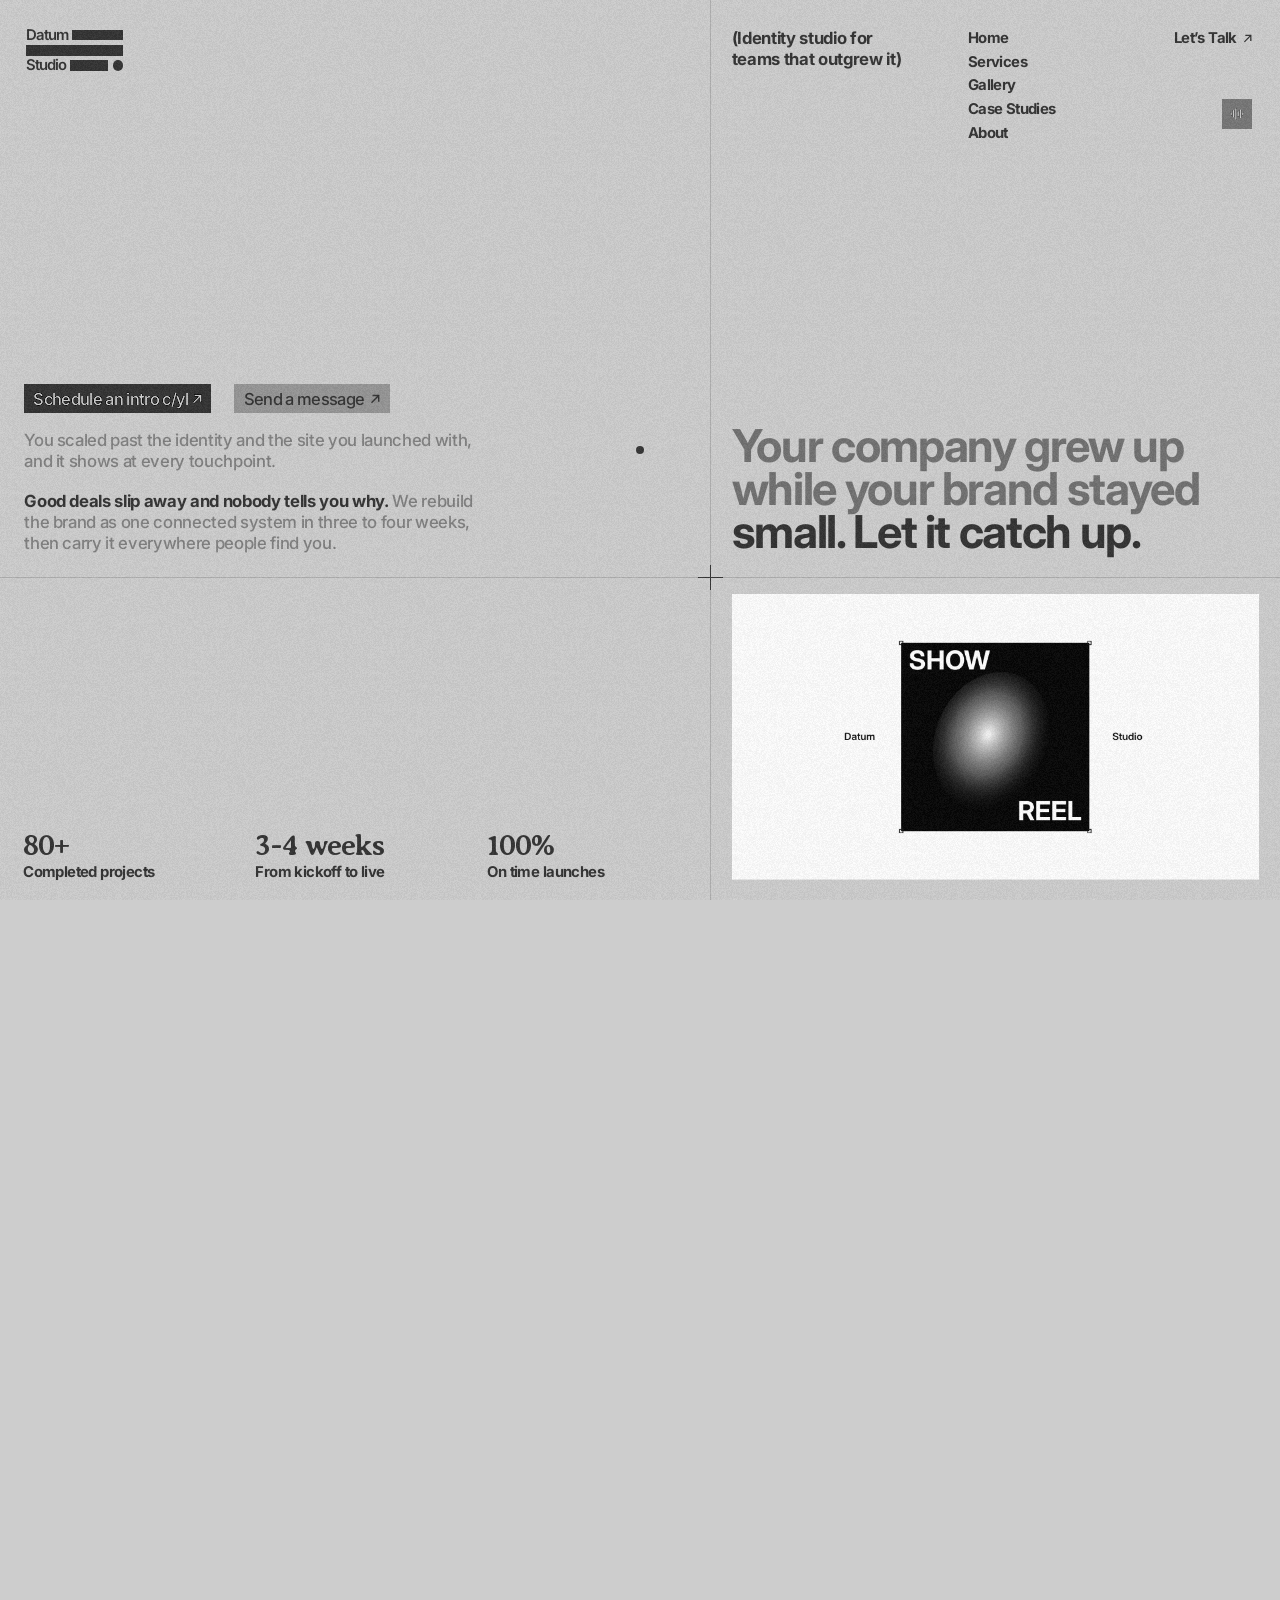
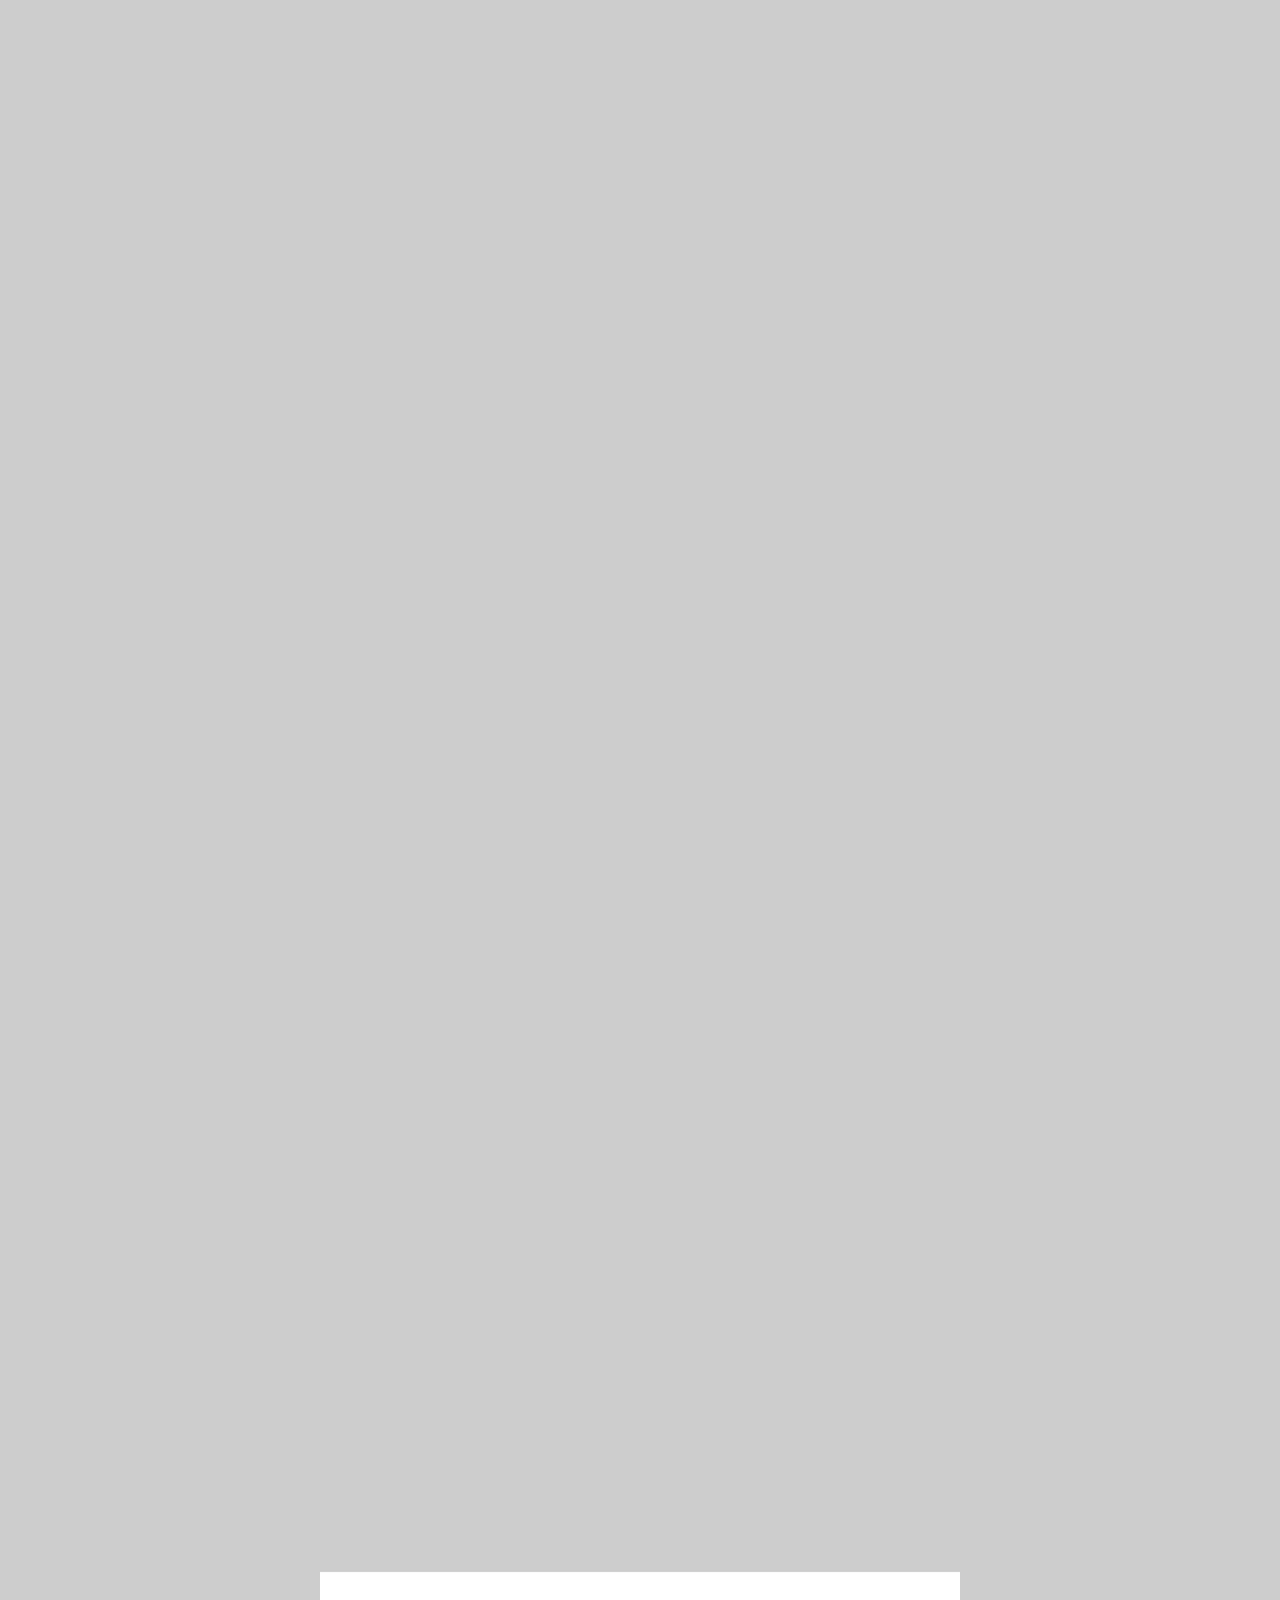
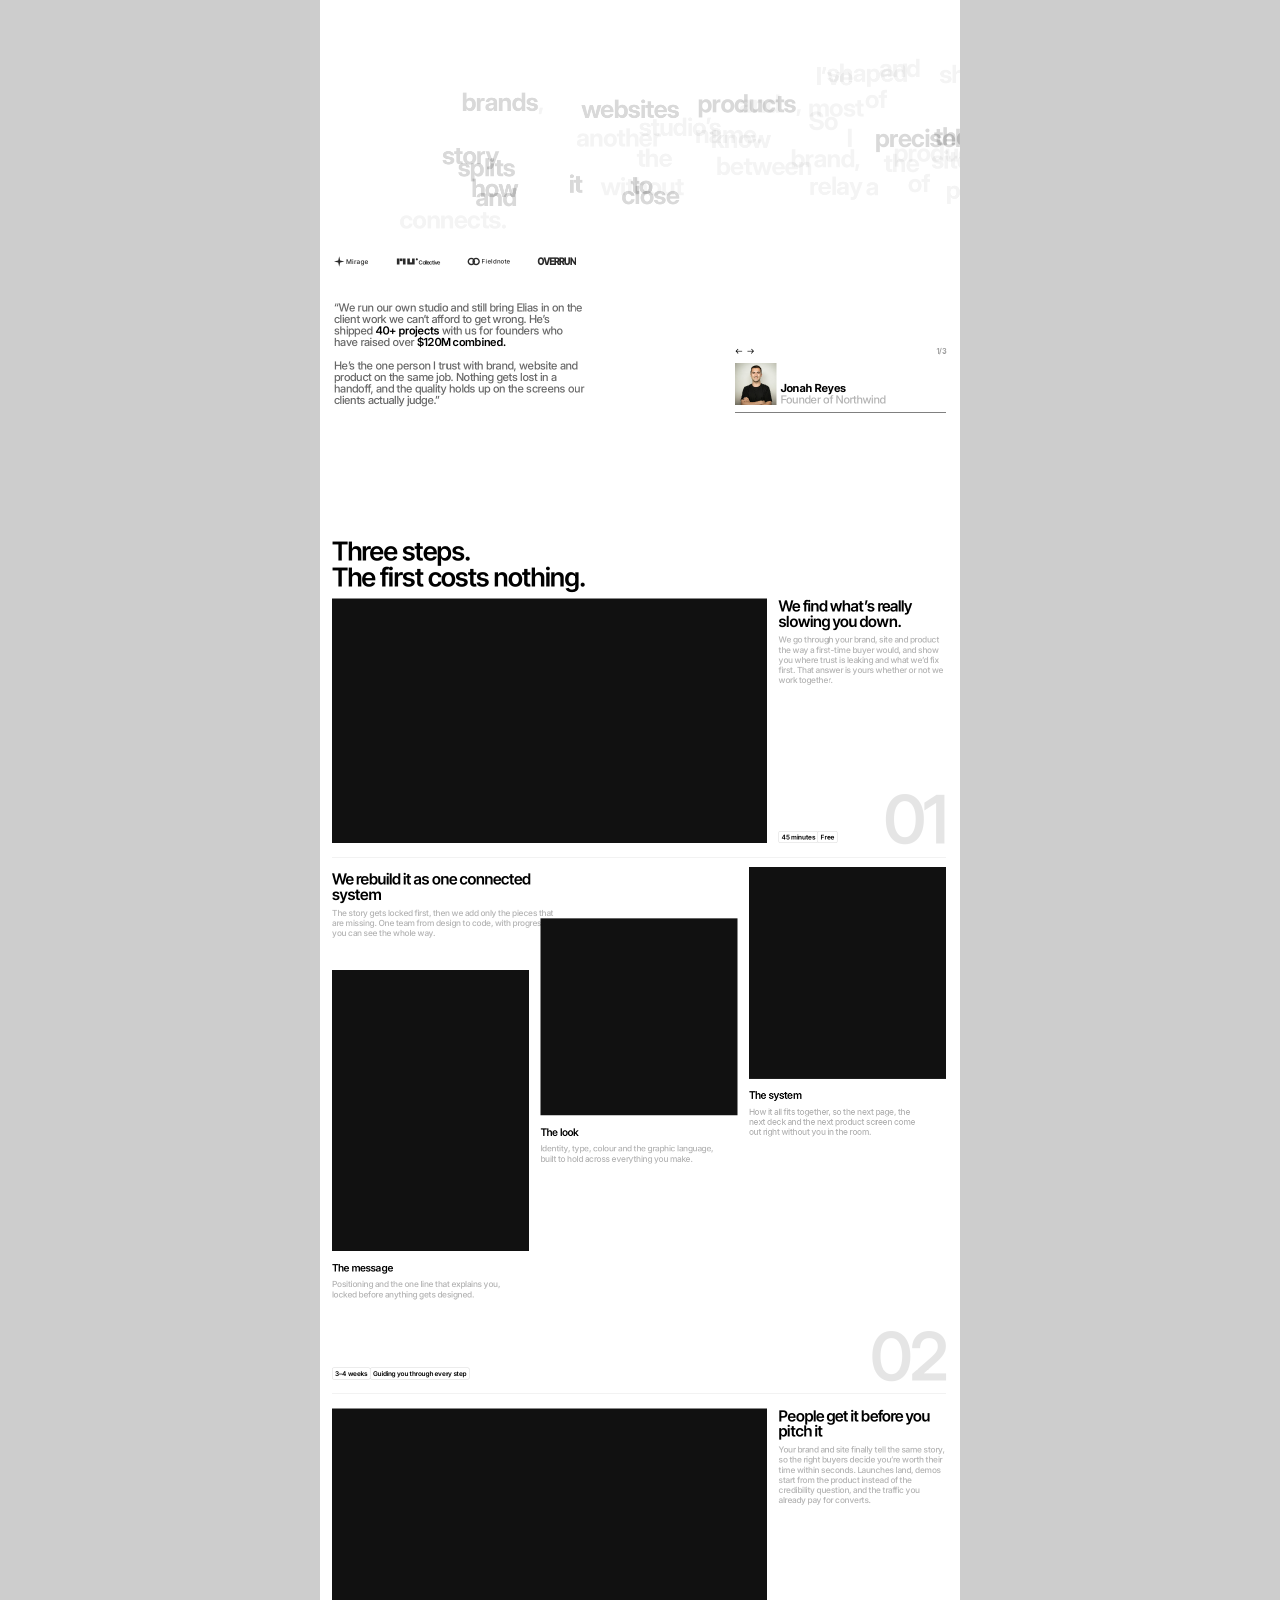
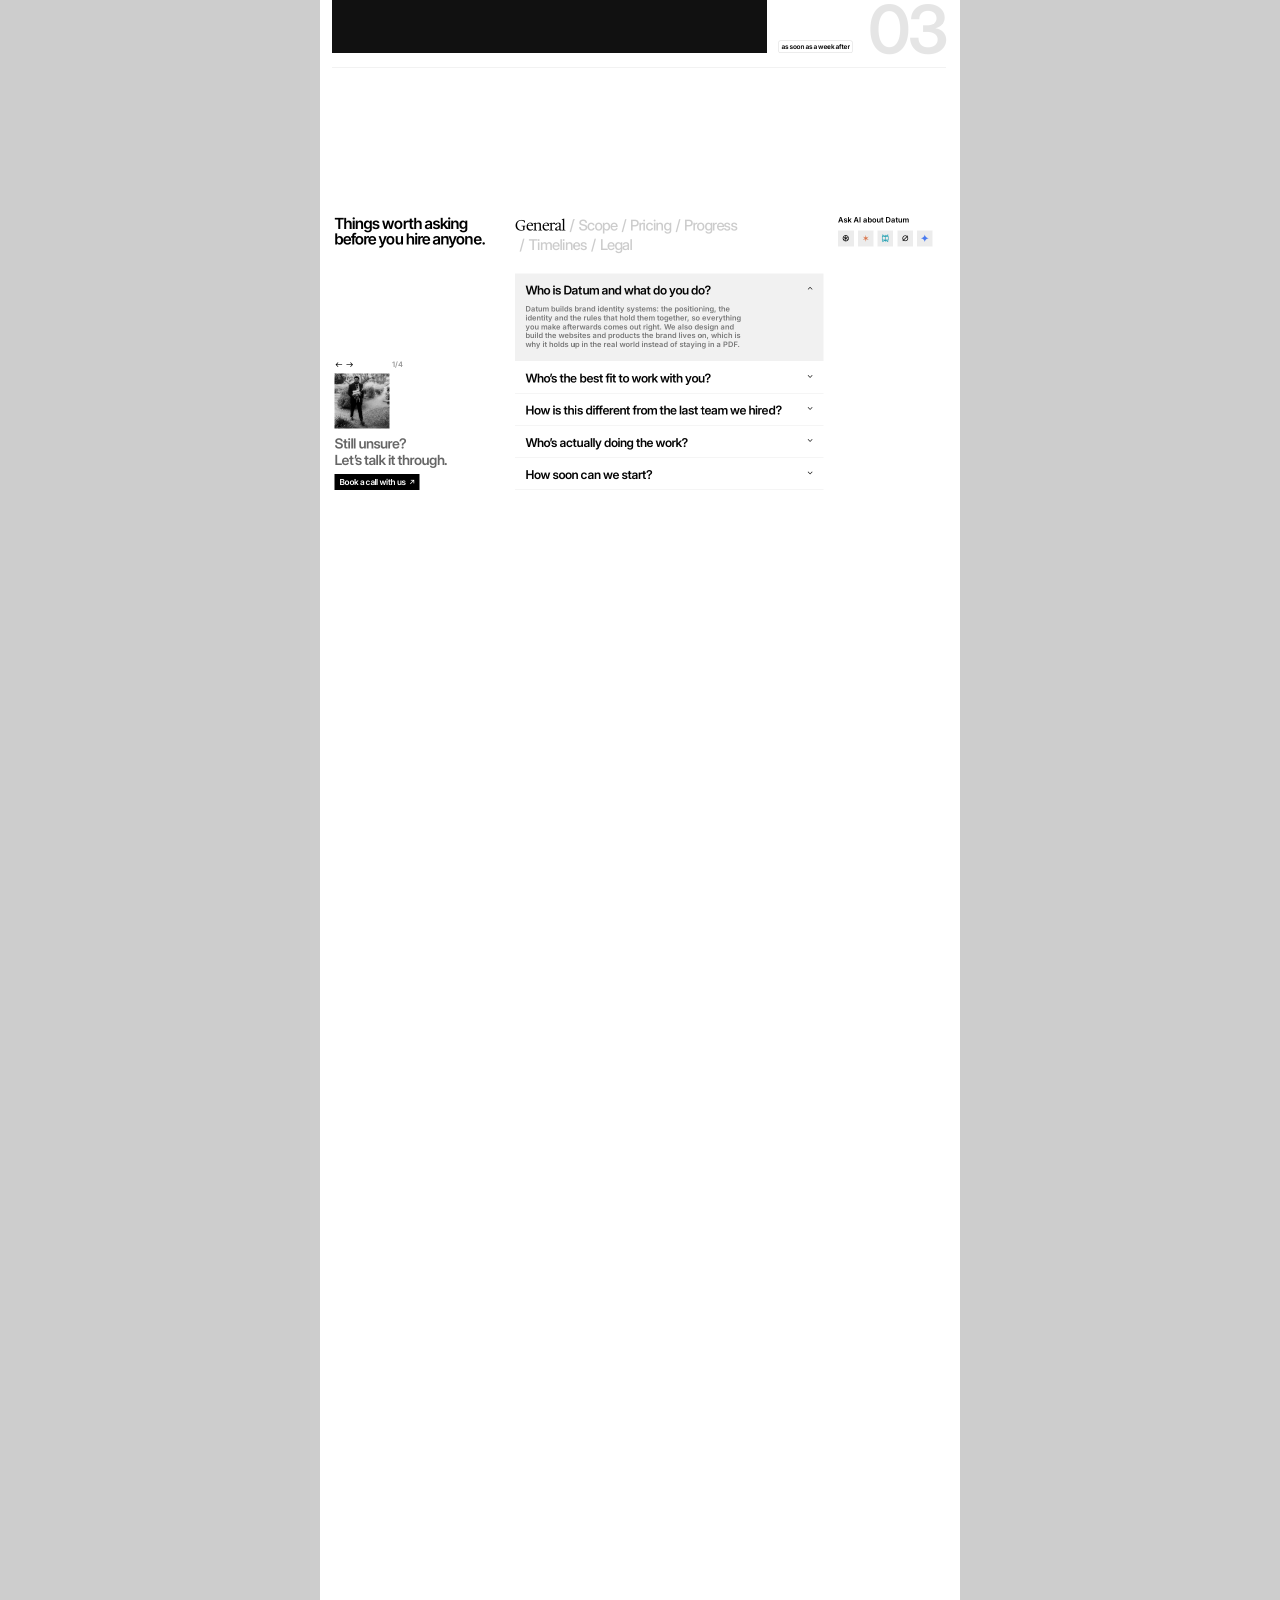
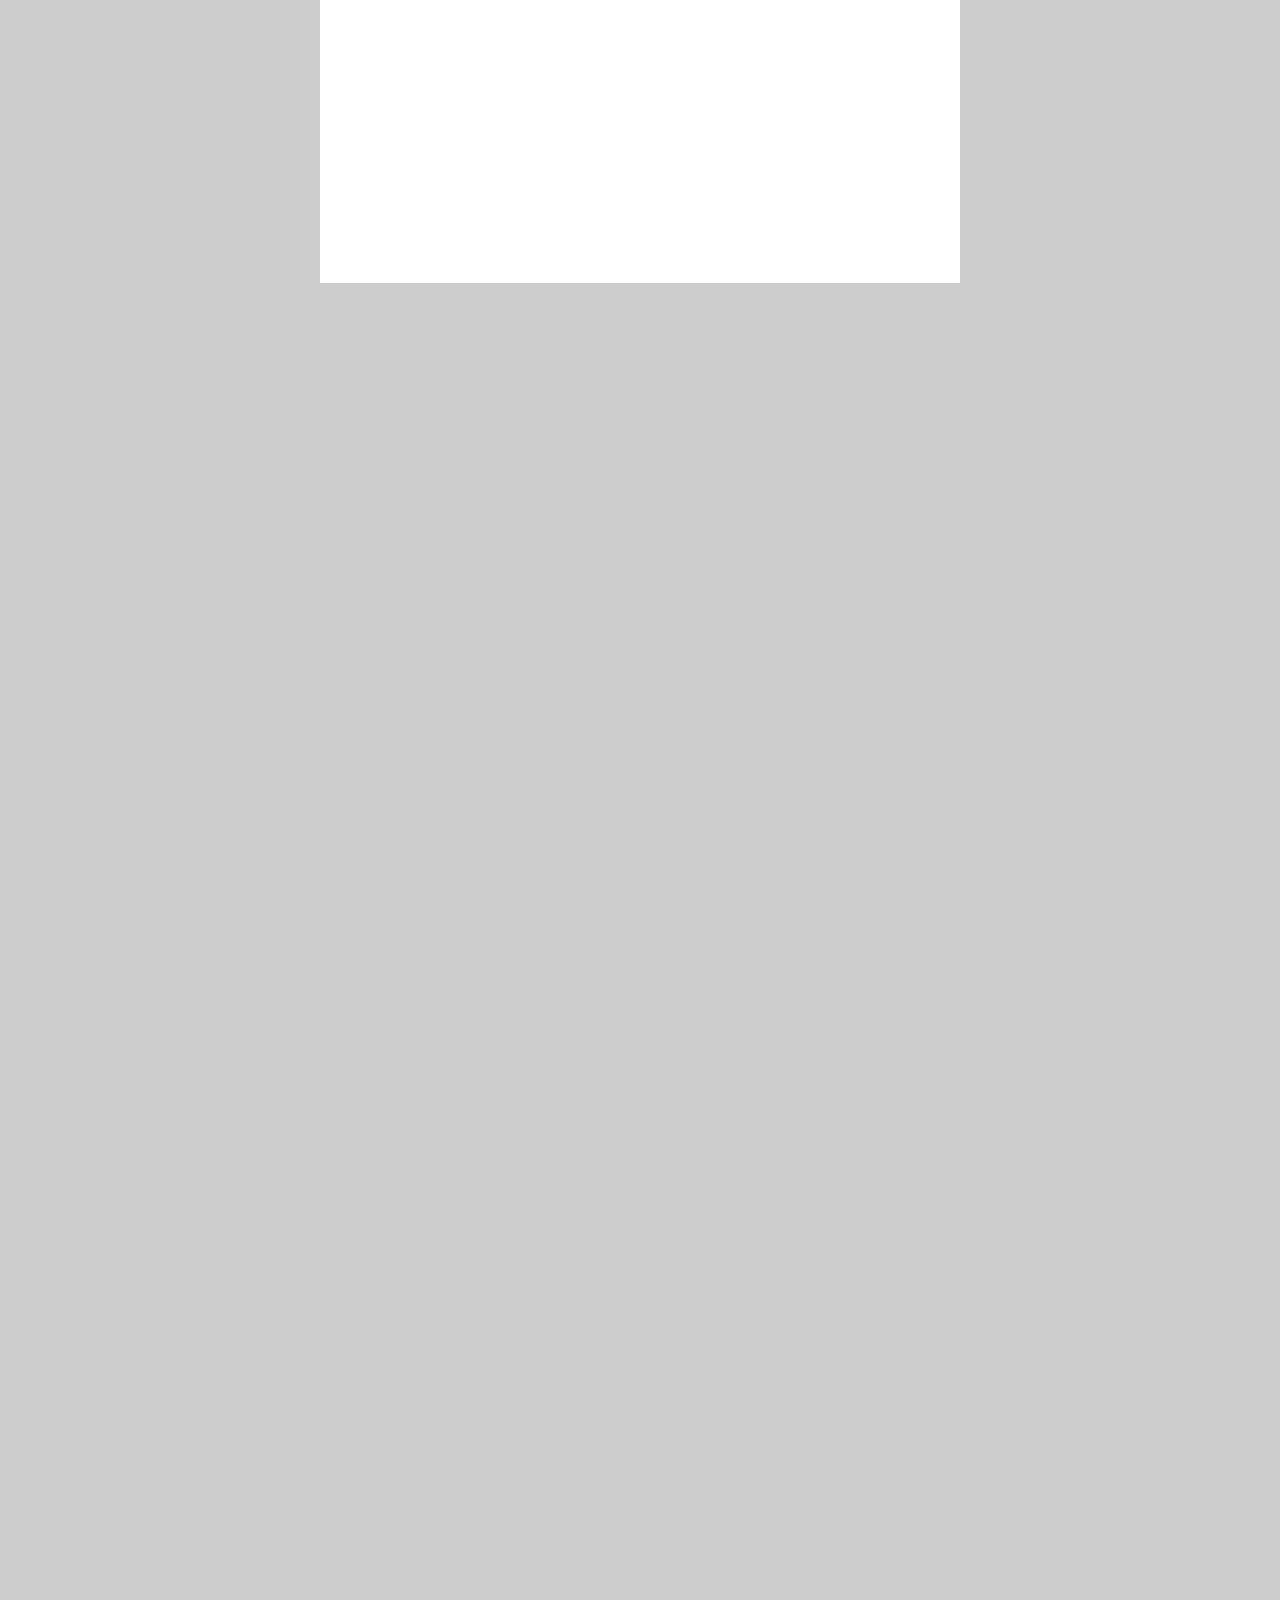
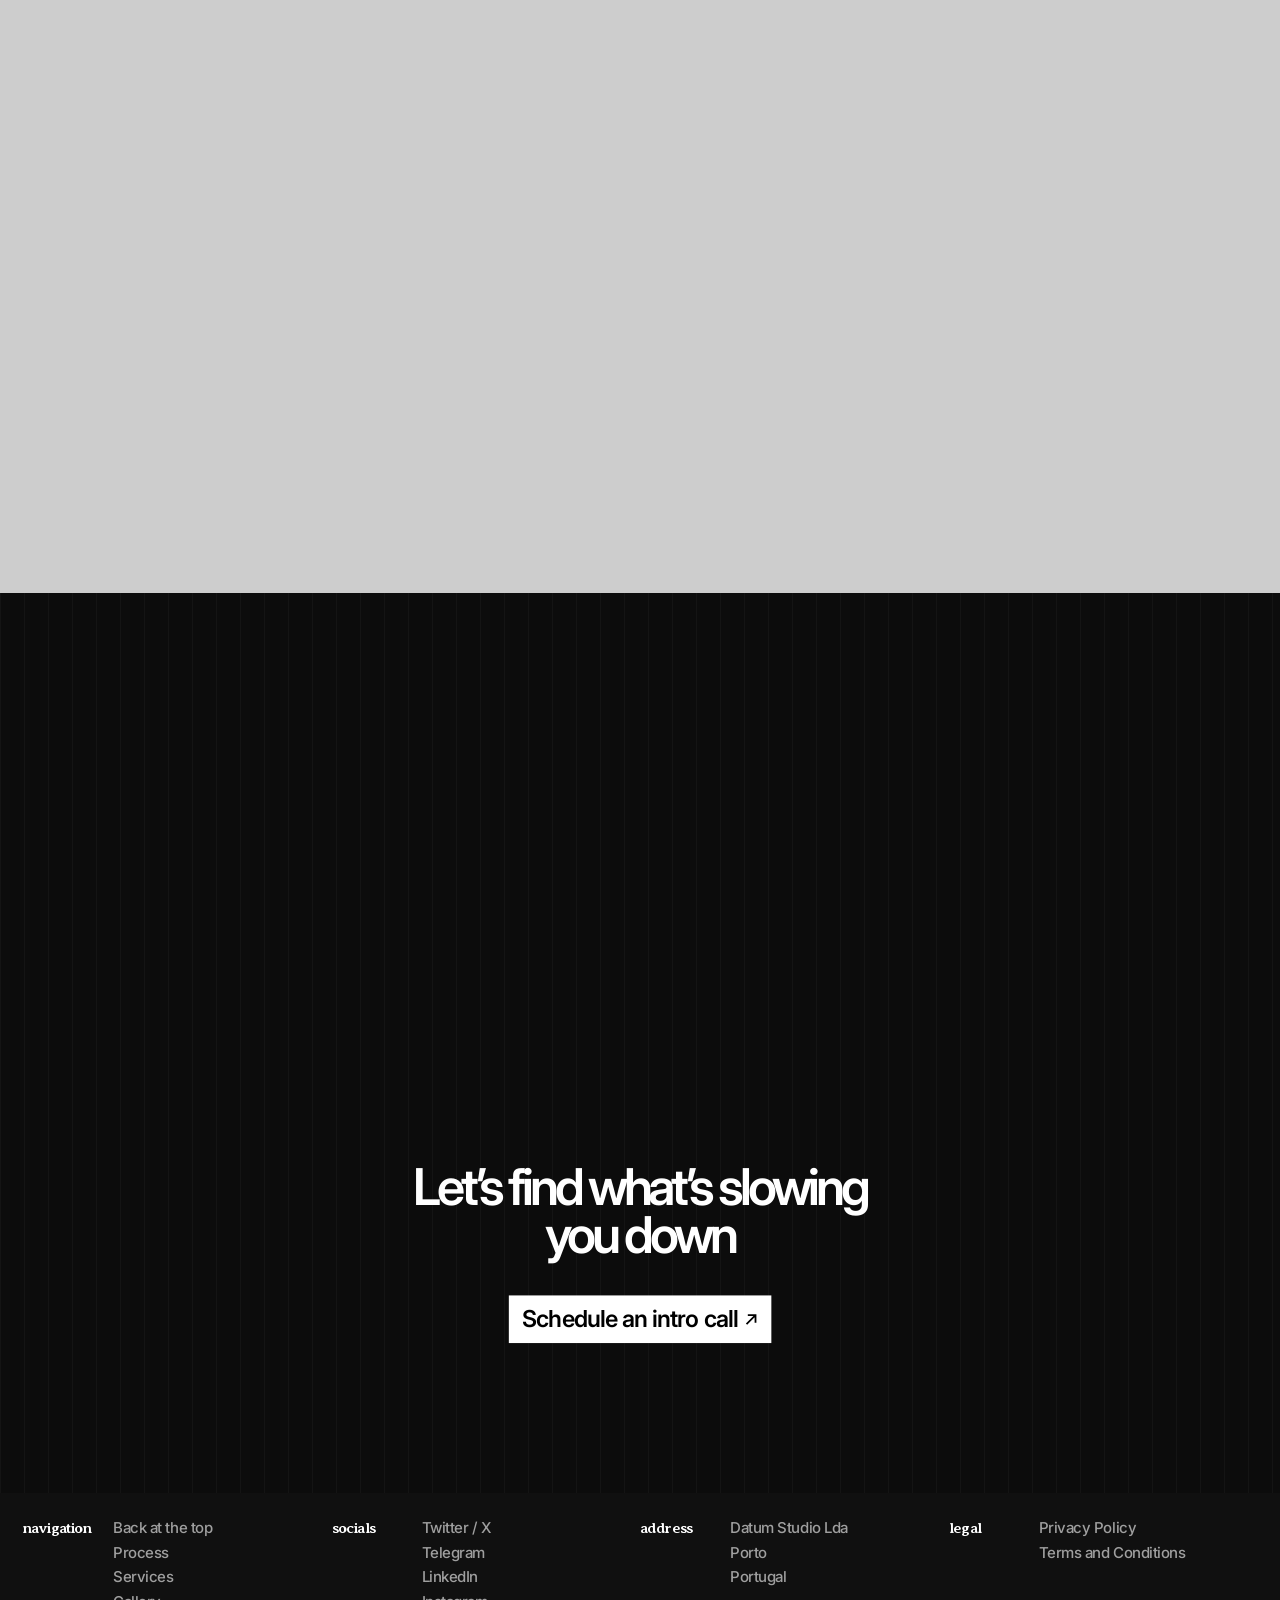
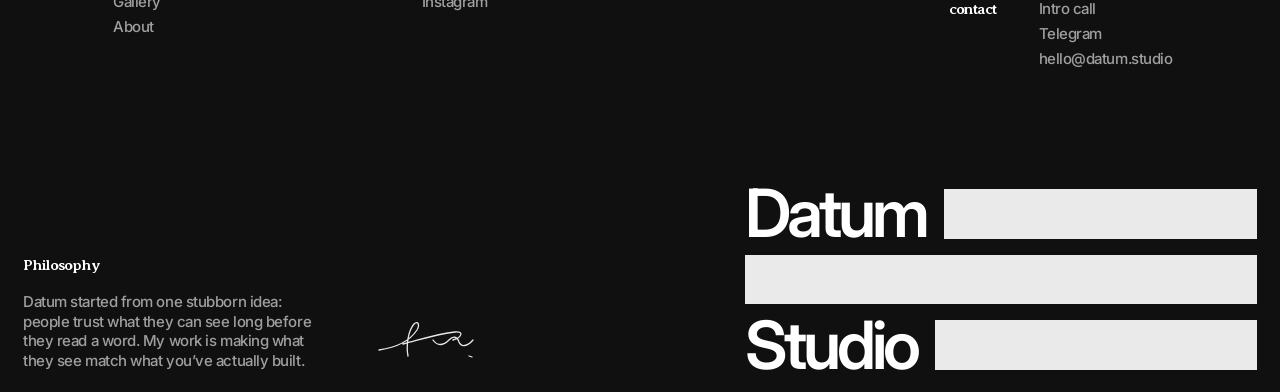
<file: index.html>
<!doctype html>
<html lang="en" data-root="">
<head>
<meta charset="utf-8">
<meta name="viewport" content="width=device-width, initial-scale=1">
<title>Datum | Brand identity systems, designed and built</title>
<meta name="description" content="Datum Studio designs and builds brand identity systems and websites for companies that outgrew their first brand.">
<meta name="theme-color" content="#cdcdcd">
<link rel="icon" href="assets/img/favicon.svg" type="image/svg+xml">
<link rel="preconnect" href="https://fonts.googleapis.com">
<link rel="preconnect" href="https://fonts.gstatic.com" crossorigin>
<link rel="stylesheet" href="https://fonts.googleapis.com/css2?family=Averia+Serif+Libre:wght@400;700&family=DM+Mono:wght@400;500&family=Geist:wght@400;500;600&family=Hedvig+Letters+Serif&family=Inter+Tight:wght@500;600;700&family=Inter:wght@400;500;600;700;800&display=swap">
<link rel="stylesheet" href="assets/css/base.css"><link rel="stylesheet" href="assets/css/home.css">
</head>
<body class="pg-home">
<div class="veil" aria-hidden="true"></div>
<header class="hdr" id="hdr">
  <a class="logo" href="index.html" aria-label="Datum home" data-home="here">
  <span class="logo__inner">
    <span class="logo__row"><span class="logo__word" data-text="Datum">Datum</span><span class="logo__bar"></span></span>
    <span class="logo__row"><span class="logo__bar logo__bar--full"></span></span>
    <span class="logo__row"><span class="logo__word" data-text="Studio">Studio</span><span class="logo__bar"></span><span class="logo__dot"></span></span>
  </span>
</a>
  <div class="hdr__clock" aria-live="off"><p>&nbsp;</p><p>&nbsp;</p></div>
  <div class="hdr__right">
    <nav class="nav" aria-label="Primary"><a class="nav__item is-current" href="index.html" data-jump="top"><span class="caret">&gt;</span><span class="nav__txt" data-text="Home">Home</span></a><a class="nav__item" href="#services" data-jump="services"><span class="caret">&gt;</span><span class="nav__txt" data-text="Services">Services</span></a><a class="nav__item" href="gallery.html"><span class="caret">&gt;</span><span class="nav__txt" data-text="Gallery">Gallery</span></a><a class="nav__item" href="#cases" data-jump="cases"><span class="caret">&gt;</span><span class="nav__txt" data-text="Case Studies">Case Studies</span></a><a class="nav__item" href="about.html"><span class="caret">&gt;</span><span class="nav__txt" data-text="About">About</span></a></nav>
    <div class="hdr__side">
      <button class="talk" type="button" data-open="book"><span class="talk__txt" data-text="Let’s Talk">Let’s Talk</span><svg viewBox="0 0 10 10" fill="none" stroke="currentColor" stroke-width="1.4" aria-hidden="true"><path d="M1.5 8.5l7-7M2.5 1.5h6v6"/></svg></button>
      <button class="sound" type="button" aria-pressed="true" aria-label="Turn sound effects off" data-cursor="grow"><svg viewBox="0 0 24 24" fill="none" stroke="currentColor" stroke-width="2" stroke-linecap="round" aria-hidden="true"><path d="M2 10v3"/><path d="M6 6v11"/><path d="M10 3v18"/><path d="M14 8v7"/><path d="M18 5v13"/><path d="M22 10v3"/></svg></button>
    </div>
  </div>
  <div class="hdr__mob">
    <span class="hdr__mslot" aria-hidden="true"></span>
    <button class="dots" type="button" aria-label="Open menu"><span></span><span></span><span></span><span></span><span></span><span></span><span></span><span></span><span></span></button>
  </div>
</header>
<button class="btn btn--dark btn--sm mtalk" type="button" data-open="book"><span>Let’s Talk <svg viewBox="0 0 10 10" fill="none" stroke="currentColor" stroke-width="1.4" aria-hidden="true"><path d="M1.5 8.5l7-7M2.5 1.5h6v6"/></svg></span></button>
<div class="booking" aria-hidden="true">Booking projects for Jan’27</div>
<main class="home">
<div class="hx desk-only is-intro" id="hx">
  <div class="hx__tl"><div class="hx__lead">
    <div class="hx__btns">
      <button class="hbtn hbtn--solid" type="button" data-open="book"><span class="scr"><span class="scr__ghost">Schedule an intro call</span><span class="scr__live" data-long="Schedule an intro call" data-short="Schedule a call">Schedule an intro call</span></span><svg viewBox="0 0 10 10" fill="none" stroke="currentColor" stroke-width="1.4" aria-hidden="true"><path d="M1.5 8.5l7-7M2.5 1.5h6v6"/></svg></button>
      <button class="hbtn hbtn--soft" type="button" data-open="message"><span>Send a message</span><svg viewBox="0 0 10 10" fill="none" stroke="currentColor" stroke-width="1.4" aria-hidden="true"><path d="M1.5 8.5l7-7M2.5 1.5h6v6"/></svg></button>
    </div>
    <div class="hx__paras"><div><p>You scaled past the identity and the site you launched with, and it shows at every touchpoint.</p><p><b>Good deals slip away and nobody tells you why.</b> We rebuild the brand as one connected system in three to four weeks, then carry it everywhere people find you.</p></div></div>
  </div></div>
  <div class="hx__tr">
    <p class="hx__tag">(Identity studio for<br>teams that outgrew it)</p>
    <h1 class="hx__h1"><span class="hx__h1l">Your company grew up</span><span class="hx__h1l">while your brand stayed</span><span class="hx__h1l is-full">small. Let it catch up.</span></h1>
  </div>
  <div class="hx__bl"><div class="hx__stats"><div><b data-type-in="0" data-text="80+">80+</b><span data-type-in="200" data-text="Completed projects">Completed projects</span></div><div><b data-type-in="140" data-text="3-4 weeks">3-4 weeks</b><span data-type-in="340" data-text="From kickoff to live">From kickoff to live</span></div><div><b data-type-in="280" data-text="100%">100%</b><span data-type-in="480" data-text="On time launches">On time launches</span></div></div></div>
  <i class="hx__v"></i><i class="hx__h"></i><i class="hx__plus"></i>
</div>

<section class="scene desk-only is-intro" id="scene" data-zone="scene">
  <div class="scene__stage">
    <div class="scene__br"><div class="scene__col" id="col">
      <button class="shot" type="button" data-cursor="media" data-video="assets/video/reel.mp4" aria-label="Play showreel"><canvas class="reel" width="1242" height="672"></canvas></button>
      <div class="stmt"><p>I’ve worked inside other teams’ products for years. The company always grows faster than its surface, so what people actually see still runs on the brand from your early days.</p><p>Every asset looks fine on its own. That quiet sameness is the expensive part. You count the deals you closed, never the ones that left before saying hello.</p></div>
      <div class="clients" id="clients"><h2>Teams that have raised $120M+ combined</h2><ul class="cl-list"><li class="cl"><p>Northwind Collective</p><div class="cl__tile"><span><svg viewBox="0 0 60 60" fill="#111"><path d="M8 18h11v26H8zM21 18h11v11H21zM34 18h11v26H34z"/><circle cx="51" cy="20" r="3.5"/></svg></span></div></li><li class="cl is-on"><p>Vantage</p><div class="cl__tile"><span><svg viewBox="0 0 60 60" fill="none" stroke="#111" stroke-width="3.4"><path d="M16 12c-6 0-6 4-6 9s-3 9-6 9c3 0 6 4 6 9s0 9 6 9M44 12c6 0 6 4 6 9s3 9 6 9c-3 0-6 4-6 9s0 9-6 9"/><path d="M22 23l8 16 8-16"/></svg></span></div></li><li class="cl"><p>Fieldnote</p><div class="cl__tile"><span><svg viewBox="0 0 60 60" fill="none" stroke="#111" stroke-width="7"><circle cx="22" cy="30" r="12"/><circle cx="38" cy="30" r="12"/></svg></span></div></li><li class="cl"><p>Overrun</p><div class="cl__tile"><span><svg viewBox="0 0 60 60"><rect x="6" y="18" width="48" height="24" fill="#111"/><text x="30" y="36" text-anchor="middle" fill="#ffd400" font-family="Inter Tight,Arial" font-weight="800" font-size="13" letter-spacing="-.6">OVR</text></svg></span></div></li><li class="cl"><p>Kestrel (Orbit)</p><div class="cl__tile"><span><svg viewBox="0 0 60 60" fill="#111"><path d="M30 8c5 9 5 14 0 22 5-8 10-9 20-5-10-4-11-9-6-19-5 10-10 11-19 5 9 6 10 11 5 20-5-9-10-10-19-5 9 5 10 10 5 20 5-10 10-11 19-5z" transform="translate(-4 2)"/></svg></span></div></li><li class="cl"><p>Ninefold</p><div class="cl__tile"><span><svg viewBox="0 0 60 60" fill="#111"><g><rect x="12" y="12" width="10" height="10"/><rect x="25" y="12" width="10" height="10"/><rect x="38" y="12" width="10" height="10"/><rect x="12" y="25" width="10" height="10"/><rect x="25" y="25" width="10" height="10"/><rect x="38" y="25" width="10" height="10"/><rect x="12" y="38" width="10" height="10"/><rect x="25" y="38" width="10" height="10"/><rect x="38" y="38" width="10" height="10"/></g></svg></span></div></li></ul></div>
      <div class="reset"><div class="reset__l"><h2>We reset<br>the datum.</h2><p>If this sounds close to home, you’re in good company. Your brand speaks before you do, and your website is where the right buyers decide whether you’re worth a call.</p></div><figure class="ph reset__img"><div class="par"><img src="assets/img/ws-lamp.jpg" alt="" loading="lazy" decoding="async"></div></figure></div>
      <p class="proof-lead" id="cases">Here’s how that played out for teams<br>standing exactly where you are, told by them.</p>
      <div class="rcs"><article class="rc rc--1" data-rcase="0">
  <div class="rc__row rc__row--end"><figure class="ph r-half r-302x163"><div class="par"><img src="assets/img/nw-wall.jpg" alt="" loading="lazy" decoding="async"></div></figure><ul class="tags rc__tags"><li class="tag">branding</li><li class="tag">web design</li><li class="tag">2d motion</li><li class="tag">3d assets</li><li class="tag">development</li><li class="tag">close collaboration</li></ul></div>
  <figure class="ph r-full r-597x323 mt10"><div class="par"><img src="assets/img/nw-book.jpg" alt="" loading="lazy" decoding="async"></div></figure>
  <div class="rc__row rc__row--sb mt10"><p class="rc__para">Be the one people remember in a feed full of lookalike studios. Northwind designs for founders and early-stage teams. The old identity described a much earlier version of the studio, still rooted in a scene it had already moved past. After a handful of rounds we agreed it couldn’t stay close to the old roots. It had to evolve.</p><figure class="ph r-311x257 w52"><div class="par"><img src="assets/img/nw-banner.jpg" alt="" loading="lazy" decoding="async"></div></figure></div>
  <div class="rc__row rc__row--sb mt21"><p class="rc__lbl">The result</p>
    <div class="w52"><div class="kpis2"><div class="kpi"><p class="kpi__l">Client impact</p><p class="kpi__b">$420k</p><p class="kpi__s">New work signed in 6 months</p></div><div class="kpi"><p class="kpi__l">Partnership</p><p class="kpi__b">2 Years</p><p class="kpi__s">Of ongoing design support</p></div></div>
      <div class="kpi kpi--wide"><p class="kpi__l">Revival</p><p class="kpi__b">Bigger briefs</p><p class="kpi__s">New markets. Bigger clients. A brand that fits each one.</p></div></div></div>
</article><article class="rc rc--2" data-rcase="1">
  <div class="rc__row"><figure class="ph r-half r-302x187"><div class="par"><img src="assets/img/vt-room.jpg" alt="" loading="lazy" decoding="async"></div></figure><div class="rc__side"><p class="rc__para rc__para--n">Most networks look interchangeable. Gradients, shiny coins, a stylised letter. Vantage needed a look that read as autonomous agents at first glance, with one mark that could stretch across every product in the ecosystem.</p><ul class="tags tags--end"><li class="tag">branding</li><li class="tag">web design</li><li class="tag">2d motion</li></ul></div></div>
  <figure class="ph r-half r-302x163 mt10"><div class="par"><img src="assets/img/vt-lines.jpg" alt="" loading="lazy" decoding="async"></div></figure>
  <div class="rc__row mt10"><figure class="ph r-half r-302x273"><div class="par"><img src="assets/img/vt-tower.jpg" alt="" loading="lazy" decoding="async"></div></figure><div class="rc__side rc__side--res"><p class="rc__lbl">The result</p>
    <div><div class="kpis2"><div class="kpi"><p class="kpi__l">System</p><p class="kpi__b">9 sub-brands</p><p class="kpi__s">One system, ready for the next one</p></div><div class="kpi"><p class="kpi__l">Mark</p><p class="kpi__b">1 mark</p><p class="kpi__s">Built from type, legible at any size</p></div></div><div class="kpi kpi--wide kpi--grey"><p class="kpi__l">Speed</p><p class="kpi__b">3 weeks</p><p class="kpi__s">From first call to a mark running across every product</p></div></div></div></div>
</article><article class="rc rc--3" data-rcase="2">
  <figure class="ph r-full r-597x323"><div class="par"><img src="assets/img/ov-yellow.jpg" alt="" loading="lazy" decoding="async"></div></figure>
  <div class="rc__row rc__row--sb mt10">
    <div class="rc3__l"><ul class="tags rc__tags3"><li class="tag">branding</li><li class="tag">campaign assets</li><li class="tag">web design</li><li class="tag">2d motion</li><li class="tag">development</li><li class="tag">micro-interactions</li></ul>
      <div class="rc3__board"><div class="gboard gboard--ov"><div class="gb__frame"><span class="gb__k">BRAND GUIDELINES · 2026</span><span class="gb__mark">OVERRUN</span><span class="gb__k gb__k--r">OVERRUN</span></div>
<div class="gb__row"><span class="gb__sw gb__sw--y"></span><span class="gb__sw gb__sw--w"></span><span class="gb__num">03</span><span class="gb__ty">TYPOGRAPHY</span></div></div></div>
      <p class="rc__lbl mt21">The result</p><p class="rc__para rc__para--res">Theo’s short-term goal was clear. A landing page that sends people to the video pitch and buries them in social proof. So the site opens with the name and one line: “We overrun the feed for the biggest names in tech.”</p>
      <div class="kpis3"><div class="kpi"><p class="kpi__b">4 weeks</p><p class="kpi__s">From zero to a full brand and a live site</p></div><div class="kpi"><p class="kpi__b">300+</p><p class="kpi__s">Creators posting the Overrun brand</p></div><div class="kpi"><p class="kpi__b">3x</p><p class="kpi__s">Return visits for more brand assets</p></div></div></div>
    <div class="rc3__r"><figure class="ph r-242x237"><div class="par"><img src="assets/img/ov-cup.jpg" alt="" loading="lazy" decoding="async"></div></figure><p class="rc__lbl mt21">The challenge</p><p class="rc__para mt21">Make a brand-new agency feel like a movement. Overrun runs coordinated campaigns through 300+ niche creators for tech brands. Theo didn’t want it to look like an agency at all. In his words, it had to feel “closer to a cult or a streetwear drop.”</p></div>
  </div>
</article></div>
    </div></div>
    <div class="scene__bl">
      <div class="li" id="li"><div class="li__a"><p class="li__h"><span class="sw">I’ve</span> <span class="sw">worked</span> <span class="sw">inside</span> <span class="sw">other</span> <span class="sw">teams’</span> <span class="sw">products</span> <span class="sw">for</span> <span class="sw">years.</span></p><p class="li__p"><span class="sw">The</span> <span class="sw">company</span> <span class="sw">always</span> <span class="sw">grows</span> <span class="sw">faster</span> <span class="sw">than</span> <span class="sw">its</span> <span class="sw">surface,</span> <span class="sw">so</span> <span class="sw">what</span> <span class="sw">people</span> <span class="sw">actually</span> <span class="sw">see</span> <span class="sw">still</span> <span class="sw">runs</span> <span class="sw">on</span> <span class="sw">the</span> <span class="sw">brand</span> <span class="sw">from</span> <span class="sw">your</span> <span class="sw">early</span> <span class="sw">days.</span></p><p class="li__p"><span class="sw">Every</span> <span class="sw">asset</span> <span class="sw">looks</span> <span class="sw">fine</span> <span class="sw">on</span> <span class="sw">its</span> <span class="sw">own.</span> <span class="sw">That</span> <span class="sw">quiet</span> <span class="sw">sameness</span> <span class="sw">is</span> <span class="sw">the</span> <span class="sw">expensive</span> <span class="sw">part.</span> <span class="sw">You</span> <span class="sw">count</span> <span class="sw">the</span> <span class="sw">deals</span> <span class="sw">you</span> <span class="sw">closed,</span> <span class="sw">never</span> <span class="sw">the</span> <span class="sw">ones</span> <span class="sw">that</span> <span class="sw">left</span> <span class="sw">before</span> <span class="sw">saying</span> <span class="sw">hello.</span></p></div><p class="li__b"><span class="sw">If</span> <span class="sw">this</span> <span class="sw">sounds</span> <span class="sw">close</span> <span class="sw">to</span> <span class="sw">home,</span> <span class="sw">you’re</span> <span class="sw">in</span> <span class="sw">good</span> <span class="sw">company.</span> <span class="sw">Your</span> <span class="sw">brand</span> <span class="sw">speaks</span> <span class="sw">before</span> <span class="sw">you</span> <span class="sw">do,</span> <span class="sw">and</span> <span class="sw">your</span> <span class="sw">website</span> <span class="sw">is</span> <span class="sw">where</span> <span class="sw">the</span> <span class="sw">right</span> <span class="sw">buyers</span> <span class="sw">decide</span> <span class="sw">whether</span> <span class="sw">you’re</span> <span class="sw">worth</span> <span class="sw">a</span> <span class="sw">call.</span> <span class="sw">Here’s</span> <span class="sw">how</span> <span class="sw">that</span> <span class="sw">played</span> <span class="sw">out</span> <span class="sw">for</span> <span class="sw">teams</span> <span class="sw">standing</span> <span class="sw">exactly</span> <span class="sw">where</span> <span class="sw">you</span> <span class="sw">are,</span> <span class="sw">told</span> <span class="sw">by</span> <span class="sw">them.</span></p></div>
      <div class="stc" data-car="6000"><div class="stc__nav"><button type="button" data-dir="-1" aria-label="Previous"><svg viewBox="0 0 16 12" fill="none" stroke="currentColor" stroke-width="1.5" aria-hidden="true"><path d="M15 6H1.5M6 1.2L1.2 6 6 10.8"/></svg></button><button type="button" data-dir="1" aria-label="Next"><svg viewBox="0 0 16 12" fill="none" stroke="currentColor" stroke-width="1.5" aria-hidden="true"><path d="M1 6h13.5M10 1.2L14.8 6 10 10.8"/></svg></button><span data-count>1/2</span></div>
        <div class="stc__slides"><div class="stc__s" data-slide><b data-scr="1M+">1M+</b><span data-scr="People who use the products we’ve built">People who use the products we’ve built</span></div><div class="stc__s" data-slide><b data-scr="80+">80+</b><span data-scr="Completed projects">Completed projects</span></div></div><i class="stc__bar"><i data-bar></i></i></div>
      <div class="sc-cases"><div class="sc-case" data-case="0">
  <div class="sc-case__top"><h3>Northwind</h3>
    <a class="btn btn--ghost btn--sm" href="case-northwind.html"><span>Case Study <svg viewBox="0 0 10 10" fill="none" stroke="currentColor" stroke-width="1.4" aria-hidden="true"><path d="M1.5 8.5l7-7M2.5 1.5h6v6"/></svg></span></a></div>
  <div class="sc-case__q"><p>“We were so busy carrying our clients’ launches that our own website kept slipping to next quarter.</p><p>Elias rebuilt the identity around where we were actually heading, and it has held up under everything since.”</p></div>
  <i class="sc-case__bar"><i></i></i>
</div><div class="sc-case" data-case="1">
  <div class="sc-case__top"><h3>Vantage</h3>
    <a class="btn btn--ghost btn--sm" href="case-vantage.html"><span>Case Study <svg viewBox="0 0 10 10" fill="none" stroke="currentColor" stroke-width="1.4" aria-hidden="true"><path d="M1.5 8.5l7-7M2.5 1.5h6v6"/></svg></span></a></div>
  <div class="sc-case__q"><p>Vantage’s product outgrew its brand. The network was running agents that read live data, act on it and settle in real time. The old identity showed none of that and blended into every other chain. We rebuilt the visual system around the agent story so it could carry the weight for them.</p></div>
  <i class="sc-case__bar"><i></i></i>
</div><div class="sc-case" data-case="2">
  <div class="sc-case__top"><h3>Overrun</h3>
    <a class="btn btn--ghost btn--sm" href="case-overrun.html"><span>Case Study <svg viewBox="0 0 10 10" fill="none" stroke="currentColor" stroke-width="1.4" aria-hidden="true"><path d="M1.5 8.5l7-7M2.5 1.5h6v6"/></svg></span></a></div>
  <div class="sc-case__q"><p>Overrun started with nothing. No name in the feed, no brand, no site. Just a founder who wanted a movement, not an agency. After a referral, Theo brought it straight to us. We built the brand from zero in yellow and black, made to fill every frame and own the timeline.</p></div>
  <i class="sc-case__bar"><i></i></i>
</div></div>
    </div>
  </div>
</section>
<div class="mob-only">
  <section class="m-hero" data-zone="m-hero">
    <div class="m-hero__txt">
      <h1>Your company grew up while your brand stayed <span>small. Let it catch up.</span></h1>
      <div class="m-hero__p"><p>You scaled past the identity and the site you launched with, and it shows at every touchpoint.</p><p><b>Good deals slip away and nobody tells you why.</b> We rebuild the brand as one connected system in three to four weeks, then carry it everywhere people find you.</p></div>
      <div class="m-hero__b"><button class="hbtn hbtn--solid" type="button" data-open="book"><span>Schedule an intro call</span><svg viewBox="0 0 10 10" fill="none" stroke="currentColor" stroke-width="1.4" aria-hidden="true"><path d="M1.5 8.5l7-7M2.5 1.5h6v6"/></svg></button></div>
    </div>
    <button class="m-hero__shot" type="button" data-video="assets/video/reel.mp4" aria-label="Play showreel"><canvas class="reel" width="742" height="722"></canvas></button>
  </section>
  <section class="m-dark">
    <div class="m-stmt"><p>I’ve worked inside other teams’ products for years. The company always grows faster than its surface, so what people actually see still runs on the brand from your early days.</p><p>Every asset looks fine on its own. That quiet sameness is the expensive part. You count the deals you closed, never the ones that left before saying hello.</p></div>
    <div class="m-brands"><h2>Brands we’ve worked with</h2><ul><li><span><svg viewBox="0 0 60 60" fill="#111"><path d="M8 18h11v26H8zM21 18h11v11H21zM34 18h11v26H34z"/><circle cx="51" cy="20" r="3.5"/></svg></span><small>Northwind Collective</small></li><li><span><svg viewBox="0 0 60 60" fill="none" stroke="#111" stroke-width="3.4"><path d="M16 12c-6 0-6 4-6 9s-3 9-6 9c3 0 6 4 6 9s0 9 6 9M44 12c6 0 6 4 6 9s3 9 6 9c-3 0-6 4-6 9s0 9-6 9"/><path d="M22 23l8 16 8-16"/></svg></span><small>Vantage</small></li><li><span><svg viewBox="0 0 60 60" fill="none" stroke="#111" stroke-width="7"><circle cx="22" cy="30" r="12"/><circle cx="38" cy="30" r="12"/></svg></span><small>Fieldnote</small></li><li><span><svg viewBox="0 0 60 60"><rect x="6" y="18" width="48" height="24" fill="#111"/><text x="30" y="36" text-anchor="middle" fill="#ffd400" font-family="Inter Tight,Arial" font-weight="800" font-size="13" letter-spacing="-.6">OVR</text></svg></span><small>Overrun</small></li><li><span><svg viewBox="0 0 60 60" fill="#111"><path d="M30 8c5 9 5 14 0 22 5-8 10-9 20-5-10-4-11-9-6-19-5 10-10 11-19 5 9 6 10 11 5 20-5-9-10-10-19-5 9 5 10 10 5 20 5-10 10-11 19-5z" transform="translate(-4 2)"/></svg></span><small>Kestrel (Orbit)</small></li><li><span><svg viewBox="0 0 60 60" fill="#111"><g><rect x="12" y="12" width="10" height="10"/><rect x="25" y="12" width="10" height="10"/><rect x="38" y="12" width="10" height="10"/><rect x="12" y="25" width="10" height="10"/><rect x="25" y="25" width="10" height="10"/><rect x="38" y="25" width="10" height="10"/><rect x="12" y="38" width="10" height="10"/><rect x="25" y="38" width="10" height="10"/><rect x="38" y="38" width="10" height="10"/></g></svg></span><small>Ninefold</small></li><li><span><svg viewBox="0 0 60 60" fill="#111"><path d="M30 8c5 9 5 14 0 22 5-8 10-9 20-5-10-4-11-9-6-19-5 10-10 11-19 5 9 6 10 11 5 20-5-9-10-10-19-5 9 5 10 10 5 20 5-10 10-11 19-5z" transform="translate(-4 2)"/></svg></span><small>Halo</small></li><li><span><svg viewBox="0 0 60 60" fill="#111"><g><rect x="12" y="12" width="10" height="10"/><rect x="25" y="12" width="10" height="10"/><rect x="38" y="12" width="10" height="10"/><rect x="12" y="25" width="10" height="10"/><rect x="25" y="25" width="10" height="10"/><rect x="38" y="25" width="10" height="10"/><rect x="12" y="38" width="10" height="10"/><rect x="25" y="38" width="10" height="10"/><rect x="38" y="38" width="10" height="10"/></g></svg></span><small>Mirage</small></li></ul></div>
    <div class="m-reset"><h2>We reset<br>the datum.</h2><figure class="ph m-r367"><div class="par"><img src="assets/img/ws-lamp.jpg" alt="" loading="lazy" decoding="async"></div></figure><p>If this sounds close to home, you’re in good company. Your brand speaks before you do, and your website is where the right buyers decide whether you’re worth a call. Here’s how that played out for teams standing exactly where you are, told by them.</p></div>
    <div class="m-cases"><article class="m-case"><div class="m-case__top"><h3>Northwind</h3><a class="btn btn--ghost btn--sm" href="case-northwind.html"><span>Case Study <svg viewBox="0 0 10 10" fill="none" stroke="currentColor" stroke-width="1.4" aria-hidden="true"><path d="M1.5 8.5l7-7M2.5 1.5h6v6"/></svg></span></a></div>
  <figure class="ph m-r16"><div class="par"><img src="assets/img/nw-wall.jpg" alt="" loading="lazy" decoding="async"></div></figure><div class="m-case__q"><p>“We were so busy carrying our clients’ launches that our own website kept slipping to next quarter.</p><p>Elias rebuilt the identity around where we were actually heading, and it has held up under everything since.”</p></div><ul class="tags "><li class="tag">branding</li><li class="tag">web design</li><li class="tag">2d motion</li><li class="tag">3d assets</li><li class="tag">development</li><li class="tag">close collaboration</li></ul><div class="kpis2 m-kpis"><div class="kpi"><p class="kpi__l">Client impact</p><p class="kpi__b">$420k</p><p class="kpi__s">New work signed in 6 months</p></div><div class="kpi"><p class="kpi__l">Partnership</p><p class="kpi__b">2 Years</p><p class="kpi__s">Of ongoing design support</p></div></div></article><article class="m-case"><div class="m-case__top"><h3>Vantage</h3><a class="btn btn--ghost btn--sm" href="case-vantage.html"><span>Case Study <svg viewBox="0 0 10 10" fill="none" stroke="currentColor" stroke-width="1.4" aria-hidden="true"><path d="M1.5 8.5l7-7M2.5 1.5h6v6"/></svg></span></a></div>
  <figure class="ph m-r16"><div class="par"><img src="assets/img/vt-tower.jpg" alt="" loading="lazy" decoding="async"></div></figure><div class="m-case__q"><p>Vantage’s product outgrew its brand. The network was running agents that read live data, act on it and settle in real time. The old identity showed none of that and blended into every other chain. We rebuilt the visual system around the agent story so it could carry the weight for them.</p></div><ul class="tags "><li class="tag">branding</li><li class="tag">web design</li><li class="tag">2d motion</li></ul></article><article class="m-case"><div class="m-case__top"><h3>Overrun</h3><a class="btn btn--ghost btn--sm" href="case-overrun.html"><span>Case Study <svg viewBox="0 0 10 10" fill="none" stroke="currentColor" stroke-width="1.4" aria-hidden="true"><path d="M1.5 8.5l7-7M2.5 1.5h6v6"/></svg></span></a></div>
  <figure class="ph m-r16"><div class="par"><img src="assets/img/ov-yellow.jpg" alt="" loading="lazy" decoding="async"></div></figure><div class="m-case__q"><p>Overrun started with nothing. No name in the feed, no brand, no site. Just a founder who wanted a movement, not an agency. After a referral, Theo brought it straight to us. We built the brand from zero in yellow and black, made to fill every frame and own the timeline.</p></div><ul class="tags "><li class="tag">branding</li><li class="tag">campaign assets</li><li class="tag">web design</li><li class="tag">2d motion</li><li class="tag">development</li><li class="tag">micro-interactions</li></ul></article></div>
  </section>
</div><div class="card" id="card"><div class="card__in"><section class="ab" id="about" data-zone="about" data-bk="40.1%">
  <div class="ab__txt"><a href="about.html" class="ab__p"><span class="ab__ind"></span><span class="aw">I’ve</span> <span class="aw">shaped</span> <span class="aw">and</span> <span class="aw">shipped</span> <span class="aw is-em">80+</span> <span class="aw is-em">brands<span class="aw__c">,</span></span> <span class="aw is-em">websites</span> <span class="aw">and</span> <span class="aw is-em">products<span class="aw__c">,</span></span> <span class="aw">most</span> <span class="aw">of</span> <span class="aw">them</span> <span class="aw">under</span> <span class="aw">another</span> <span class="aw">studio’s</span> <span class="aw">name.</span> <span class="aw">So</span> <span class="aw">I</span> <span class="aw">know</span> <span class="aw is-em">precisely</span> <span class="aw is-em">where</span> <span class="aw is-em">the</span> <span class="aw is-em">story</span> <span class="aw is-em">splits</span> <span class="aw">between</span> <span class="aw">the</span> <span class="aw">brand,</span> <span class="aw">the</span> <span class="aw">site</span> <span class="aw">and</span> <span class="aw">the</span> <span class="aw">product,</span> <span class="aw is-em">and</span> <span class="aw is-em">how</span> <span class="aw is-em">to</span> <span class="aw is-em">close</span> <span class="aw is-em">it</span> <span class="aw">without</span> <span class="aw">a</span> <span class="aw">relay</span> <span class="aw">of</span> <span class="aw">people</span> <span class="aw">hoping</span> <span class="aw">it</span> <span class="aw">all</span> <span class="aw">connects.</span></a>
    <div class="ab__marq"><div class="marq " aria-hidden="true"><div class="marq__track"><div class="marq__item"><svg viewBox="0 0 98 30" fill="currentColor"><path d="M11 3l2.2 9.8L23 15l-9.8 2.2L11 27l-2.2-9.8L-1 15l9.8-2.2z" transform="translate(1 0)"/><text x="28" y="21" font-family="Inter,Arial" font-weight="500" font-size="15" letter-spacing="-.4">Mirage</text></svg></div><div class="marq__item"><svg viewBox="0 0 120 30" fill="currentColor"><path d="M2 8h6v14H2zM9 8h6v6H9zM16 8h6v14h-6zM26 8h6v9h5V8h6v14H26z"/><circle cx="48" cy="10" r="2.4"/><text x="52" y="22" font-family="Inter,Arial" font-weight="600" font-size="13" letter-spacing="-.6">Collective</text></svg></div><div class="marq__item"><svg viewBox="0 0 118 30" fill="none" stroke="currentColor" stroke-width="3.2"><circle cx="10" cy="15" r="7"/><circle cx="21" cy="15" r="7"/><text x="34" y="20" fill="currentColor" stroke="none" font-family="Inter,Arial" font-weight="500" font-size="14" letter-spacing="-.4">Fieldnote</text></svg></div><div class="marq__item"><svg viewBox="0 0 110 30" fill="currentColor"><text x="0" y="23" font-family="Inter Tight,Arial Narrow,Arial" font-weight="800" font-size="21" letter-spacing="-1.4" transform="scale(1,1.15) translate(0,-3)">OVERRUN</text></svg></div><div class="marq__item"><svg viewBox="0 0 104 30" fill="currentColor"><path d="M12 2c3 5 3 8 0 13 3-5 6-6 11-3-5-3-6-6-3-11-3 5-6 6-11 3 5 3 6 6 3 11-3-5-6-6-11-3 5 3 6 6 3 11 3-5 6-6 11-3z" transform="translate(-1 1)"/><text x="28" y="21" font-family="Inter,Arial" font-weight="500" font-size="15" letter-spacing="-.5">Kestrel</text></svg></div><div class="marq__item"><svg viewBox="0 0 112 30" fill="none" stroke="currentColor" stroke-width="1.8"><path d="M7 5c-3 0-3 2-3 5s-2 5-3 5c1 0 3 2 3 5s0 5 3 5M25 5c3 0 3 2 3 5s2 5 3 5c-1 0-3 2-3 5s0 5-3 5"/><path d="M11 11l5 9 5-9"/><text x="38" y="20" fill="currentColor" stroke="none" font-family="DM Mono,monospace" font-size="13" letter-spacing=".5">vantage</text></svg></div><div class="marq__item"><svg viewBox="0 0 82 30" fill="none" stroke="currentColor" stroke-width="2.4"><circle cx="12" cy="15" r="8"/><circle cx="12" cy="15" r="3" fill="currentColor"/><text x="26" y="21" fill="currentColor" stroke="none" font-family="Inter,Arial" font-weight="600" font-size="16" letter-spacing="-.6">Halo</text></svg></div><div class="marq__item"><svg viewBox="0 0 120 30" fill="currentColor"><text x="0" y="20" font-family="DM Mono,monospace" font-weight="500" font-size="14" letter-spacing="3">NINEFOLD</text></svg></div></div></div></div></div>
  <div class="ab__bot" data-car="8000">
    <div class="tq"><div class="tq__s" data-slide><p>“We run our own studio and still bring Elias in on the client work we can’t afford to get wrong. He’s shipped <b>40+ projects</b> with us for founders who have raised over <b>$120M combined.</b><br><br>He’s the one person I trust with brand, website and product on the same job. Nothing gets lost in a handoff, and the quality holds up on the screens our clients actually judge.”</p></div><div class="tq__s" data-slide><p>“Working with Elias felt like adding a senior team overnight. He asked the questions our board hadn’t, and the new brand went live <b>a week ahead of plan.</b><br><br>Our demo calls now start from the product, not from ‘so what is it you do?’”</p></div><div class="tq__s" data-slide><p>“I’ve hired three agencies before this. <b>None of them shipped this fast</b> or cared this much about the details nobody notices until they’re wrong.<br><br>Every creator in our network asked who did the brand.”</p></div></div>
    <div class="tp"><div class="tp__nav"><span><button type="button" data-dir="-1" aria-label="Previous"><svg viewBox="0 0 16 12" fill="none" stroke="currentColor" stroke-width="1.5" aria-hidden="true"><path d="M15 6H1.5M6 1.2L1.2 6 6 10.8"/></svg></button><button type="button" data-dir="1" aria-label="Next"><svg viewBox="0 0 16 12" fill="none" stroke="currentColor" stroke-width="1.5" aria-hidden="true"><path d="M1 6h13.5M10 1.2L14.8 6 10 10.8"/></svg></button></span><span class="tp__c" data-count>1/3</span></div>
      <div class="tp__ppl"><div class="tp__s" data-slide><img src="assets/img/p-miki.jpg" alt="" loading="lazy"><p><b>Jonah Reyes</b><span>Founder of Northwind</span></p></div><div class="tp__s" data-slide><img src="assets/img/p-t2.jpg" alt="" loading="lazy"><p><b>Priya Raman</b><span>Product Lead at Fieldnote</span></p></div><div class="tp__s" data-slide><img src="assets/img/p-t3.jpg" alt="" loading="lazy"><p><b>Theo</b><span>@theobuilds on X</span></p></div></div><div class="tp__avs mob-only"><img src="assets/img/p-miki.jpg" alt=""><img src="assets/img/p-t2.jpg" alt=""><img src="assets/img/p-t3.jpg" alt=""></div><i class="tp__bar"><i data-bar></i></i></div>
  </div>
</section><section class="sv-sec" id="services" data-zone="steps" data-bk="15.8%">
  <h2 class="sv-h">Three steps.<br>The first costs nothing.</h2>
  <div class="steps">
    <div class="step step--a"><button class="sv step__v" type="button" data-cursor="media" data-video="assets/video/step-tablet.mp4" aria-label="Play step one"><video src="assets/video/step-tablet.mp4" muted loop playsinline preload="metadata" data-autoplay></video></button><div class="step__side"><div><h3>We find what’s really slowing you down.</h3><p>We go through your brand, site and product the way a first-time buyer would, and show you where trust is leaking and what we’d fix first. That answer is yours whether or not we work together.</p></div><div class="step__foot"><div class="chips"><span class="chip">45 minutes</span><span class="chip">Free</span></div><span class="step__n">01</span></div></div></div>
    <div class="step step--b"><div class="step__top"><h3>We rebuild it as one connected system</h3><p>The story gets locked first, then we add only the pieces that are missing. One team from design to code, with progress you can see the whole way.</p></div><div class="s2cards"><div class="s2c" data-speed="0.0"><button class="sv s2c__v" type="button" data-cursor="media" data-video="assets/video/step-words.mp4" aria-label="Play The message"><video src="assets/video/step-words.mp4" muted loop playsinline preload="metadata" data-autoplay></video></button><h4>The message</h4><p>Positioning and the one line that explains you, locked before anything gets designed.</p></div><div class="s2c" data-speed="0.1"><button class="sv s2c__v" type="button" data-cursor="media" data-video="assets/video/step-look.mp4" aria-label="Play The look"><video src="assets/video/step-look.mp4" muted loop playsinline preload="metadata" data-autoplay></video></button><h4>The look</h4><p>Identity, type, colour and the graphic language, built to hold across everything you make.</p></div><div class="s2c" data-speed="0.2"><button class="sv s2c__v" type="button" data-cursor="media" data-video="assets/video/step-rules.mp4" aria-label="Play The system"><video src="assets/video/step-rules.mp4" muted loop playsinline preload="metadata" data-autoplay></video></button><h4>The system</h4><p>How it all fits together, so the next page, the next deck and the next product screen come out right without you in the room.</p></div></div><div class="step__foot"><div class="chips"><span class="chip">3–4 weeks</span><span class="chip">Guiding you through every step</span></div><span class="step__n">02</span></div></div>
    <div class="step step--a"><button class="sv step__v" type="button" data-cursor="media" data-video="assets/video/step-cafe.mp4" aria-label="Play step three"><video src="assets/video/step-cafe.mp4" muted loop playsinline preload="metadata" data-autoplay></video></button><div class="step__side"><div><h3>People get it before you pitch it</h3><p>Your brand and site finally tell the same story, so the right buyers decide you’re worth their time within seconds. Launches land, demos start from the product instead of the credibility question, and the traffic you already pay for converts.</p></div><div class="step__foot"><div class="chips"><span class="chip">as soon as a week after</span></div><span class="step__n">03</span></div></div></div>
  </div>
</section><section class="faq" id="faq" data-zone="faq" data-bk="32.7%">
  <div class="faq__l"><h2 class="faq__h">Things worth asking<br>before you hire anyone.</h2>
    <div class="fp" data-car="5000"><div class="fp__nav"><span><button type="button" data-dir="-1" aria-label="Previous"><svg viewBox="0 0 16 12" fill="none" stroke="currentColor" stroke-width="1.5" aria-hidden="true"><path d="M15 6H1.5M6 1.2L1.2 6 6 10.8"/></svg></button><button type="button" data-dir="1" aria-label="Next"><svg viewBox="0 0 16 12" fill="none" stroke="currentColor" stroke-width="1.5" aria-hidden="true"><path d="M1 6h13.5M10 1.2L14.8 6 10 10.8"/></svg></button></span><span data-count>1/4</span></div>
      <div class="fp__slides"><div class="fp__s" data-slide><img src="assets/img/p-suit.jpg" alt="" loading="lazy"><p>Still unsure?<br>Let’s talk it through.</p></div><div class="fp__s" data-slide><img src="assets/img/p-founder2.jpg" alt="" loading="lazy"><p>Have a deadline?<br>Let’s plan backwards.</p></div><div class="fp__s" data-slide><img src="assets/img/p-stage.jpg" alt="" loading="lazy"><p>Need a second opinion?<br>We’ll give it straight.</p></div><div class="fp__s" data-slide><img src="assets/img/p-founder.jpg" alt="" loading="lazy"><p>Want to see more work?<br>Ask for the full deck.</p></div></div>
      <button class="btn btn--black fp__btn" type="button" data-open="book"><span>Book a call with us <svg viewBox="0 0 10 10" fill="none" stroke="currentColor" stroke-width="1.4" aria-hidden="true"><path d="M1.5 8.5l7-7M2.5 1.5h6v6"/></svg></span></button></div></div>
  <div class="faq__m"><div class="ftabs" role="tablist"><button type="button" class="ftab is-on" data-tab="General">General</button><span>/</span><button type="button" class="ftab" data-tab="Scope">Scope</button><span>/</span><button type="button" class="ftab" data-tab="Pricing">Pricing</button><span>/</span><button type="button" class="ftab" data-tab="Progress">Progress</button><span>/</span><button type="button" class="ftab" data-tab="Timelines">Timelines</button><span>/</span><button type="button" class="ftab" data-tab="Legal">Legal</button></div><div class="fpanes"><div class="fpane is-on" data-pane="General" data-acc="single"><div class="acc__it is-open"><button class="acc__q" type="button" aria-expanded="false"><span>Who is Datum and what do you do?</span><svg viewBox="0 0 12 8" fill="none" stroke="currentColor" stroke-width="1.4" aria-hidden="true"><path d="M1 1.5l5 5 5-5"/></svg></button><div class="acc__a"><p>Datum builds brand identity systems: the positioning, the identity and the rules that hold them together, so everything you make afterwards comes out right. We also design and build the websites and products the brand lives on, which is why it holds up in the real world instead of staying in a PDF.</p></div></div><div class="acc__it"><button class="acc__q" type="button" aria-expanded="false"><span>Who’s the best fit to work with you?</span><svg viewBox="0 0 12 8" fill="none" stroke="currentColor" stroke-width="1.4" aria-hidden="true"><path d="M1 1.5l5 5 5-5"/></svg></button><div class="acc__a"><p>Companies that hold their brand to the same standard as their product. Usually the brand was made when the company was half its current size, and something has changed since: a new direction, a raise, bigger clients, a launch that has to land.</p></div></div><div class="acc__it"><button class="acc__q" type="button" aria-expanded="false"><span>How is this different from the last team we hired?</span><svg viewBox="0 0 12 8" fill="none" stroke="currentColor" stroke-width="1.4" aria-hidden="true"><path d="M1 1.5l5 5 5-5"/></svg></button><div class="acc__a"><p>Most brand work stops at the files. You get a logo, a PDF of guidelines and a handoff to someone else who builds the site. Here the same people who design the brand also build where it lives, so nothing is lost in translation between a strategist, a designer and a developer.</p></div></div><div class="acc__it"><button class="acc__q" type="button" aria-expanded="false"><span>Who’s actually doing the work?</span><svg viewBox="0 0 12 8" fill="none" stroke="currentColor" stroke-width="1.4" aria-hidden="true"><path d="M1 1.5l5 5 5-5"/></svg></button><div class="acc__a"><p>Elias leads every project as founder and creative director, supported by a small senior team of designers and developers. You talk to the people doing the work, not an account manager.</p></div></div><div class="acc__it"><button class="acc__q" type="button" aria-expanded="false"><span>How soon can we start?</span><svg viewBox="0 0 12 8" fill="none" stroke="currentColor" stroke-width="1.4" aria-hidden="true"><path d="M1 1.5l5 5 5-5"/></svg></button><div class="acc__a"><p>Usually within one or two weeks. We take on a small number of projects at a time so each one gets full attention, which is why the calendar is the best way to grab a slot.</p></div></div></div><div class="fpane" data-pane="Scope" data-acc="single"><div class="acc__it is-open"><button class="acc__q" type="button" aria-expanded="false"><span>What’s included in a brand system?</span><svg viewBox="0 0 12 8" fill="none" stroke="currentColor" stroke-width="1.4" aria-hidden="true"><path d="M1 1.5l5 5 5-5"/></svg></button><div class="acc__a"><p>Positioning and messaging, the identity (mark, type, colour, graphic language), a practical guideline and the core assets you need on day one: decks, social, product UI kit and the website.</p></div></div><div class="acc__it"><button class="acc__q" type="button" aria-expanded="false"><span>Do you only do branding?</span><svg viewBox="0 0 12 8" fill="none" stroke="currentColor" stroke-width="1.4" aria-hidden="true"><path d="M1 1.5l5 5 5-5"/></svg></button><div class="acc__a"><p>No. Most projects include the website, and many include product design. Keeping it in one team is the point.</p></div></div><div class="acc__it"><button class="acc__q" type="button" aria-expanded="false"><span>Can you work with our in-house team?</span><svg viewBox="0 0 12 8" fill="none" stroke="currentColor" stroke-width="1.4" aria-hidden="true"><path d="M1 1.5l5 5 5-5"/></svg></button><div class="acc__a"><p>Yes. We often set the system and then hand a documented kit to your designers and engineers, with check-ins after launch.</p></div></div></div><div class="fpane" data-pane="Pricing" data-acc="single"><div class="acc__it is-open"><button class="acc__q" type="button" aria-expanded="false"><span>How much does a project cost?</span><svg viewBox="0 0 12 8" fill="none" stroke="currentColor" stroke-width="1.4" aria-hidden="true"><path d="M1 1.5l5 5 5-5"/></svg></button><div class="acc__a"><p>Every project is scoped after the free intro call. Most full brand-and-website projects land in a range we’ll share openly on the call, with no surprises later.</p></div></div><div class="acc__it"><button class="acc__q" type="button" aria-expanded="false"><span>Do you work on retainers?</span><svg viewBox="0 0 12 8" fill="none" stroke="currentColor" stroke-width="1.4" aria-hidden="true"><path d="M1 1.5l5 5 5-5"/></svg></button><div class="acc__a"><p>Yes, after launch. Many clients keep us on for assets, campaigns and new product surfaces.</p></div></div><div class="acc__it"><button class="acc__q" type="button" aria-expanded="false"><span>How do payments work?</span><svg viewBox="0 0 12 8" fill="none" stroke="currentColor" stroke-width="1.4" aria-hidden="true"><path d="M1 1.5l5 5 5-5"/></svg></button><div class="acc__a"><p>Half to start, half at launch for fixed-scope projects. Retainers are billed monthly.</p></div></div></div><div class="fpane" data-pane="Progress" data-acc="single"><div class="acc__it is-open"><button class="acc__q" type="button" aria-expanded="false"><span>How will I see progress?</span><svg viewBox="0 0 12 8" fill="none" stroke="currentColor" stroke-width="1.4" aria-hidden="true"><path d="M1 1.5l5 5 5-5"/></svg></button><div class="acc__a"><p>You get a shared board with every round, plus short recorded walkthroughs so your team can review on their own time.</p></div></div><div class="acc__it"><button class="acc__q" type="button" aria-expanded="false"><span>How many revision rounds are there?</span><svg viewBox="0 0 12 8" fill="none" stroke="currentColor" stroke-width="1.4" aria-hidden="true"><path d="M1 1.5l5 5 5-5"/></svg></button><div class="acc__a"><p>As many as the scope needs within the timeline. In practice the story is locked first, so late surprises are rare.</p></div></div></div><div class="fpane" data-pane="Timelines" data-acc="single"><div class="acc__it is-open"><button class="acc__q" type="button" aria-expanded="false"><span>How long does it take?</span><svg viewBox="0 0 12 8" fill="none" stroke="currentColor" stroke-width="1.4" aria-hidden="true"><path d="M1 1.5l5 5 5-5"/></svg></button><div class="acc__a"><p>Three to four weeks for a full brand system and website. Smaller scopes can be faster.</p></div></div><div class="acc__it"><button class="acc__q" type="button" aria-expanded="false"><span>What if we have a hard launch date?</span><svg viewBox="0 0 12 8" fill="none" stroke="currentColor" stroke-width="1.4" aria-hidden="true"><path d="M1 1.5l5 5 5-5"/></svg></button><div class="acc__a"><p>Tell us on the intro call. We plan backwards from the date and say honestly if it’s realistic.</p></div></div></div><div class="fpane" data-pane="Legal" data-acc="single"><div class="acc__it is-open"><button class="acc__q" type="button" aria-expanded="false"><span>Who owns the work?</span><svg viewBox="0 0 12 8" fill="none" stroke="currentColor" stroke-width="1.4" aria-hidden="true"><path d="M1 1.5l5 5 5-5"/></svg></button><div class="acc__a"><p>You do. Full rights to the final work transfer to you on final payment.</p></div></div><div class="acc__it"><button class="acc__q" type="button" aria-expanded="false"><span>Do you sign NDAs?</span><svg viewBox="0 0 12 8" fill="none" stroke="currentColor" stroke-width="1.4" aria-hidden="true"><path d="M1 1.5l5 5 5-5"/></svg></button><div class="acc__a"><p>Yes, happily, before or after the intro call.</p></div></div></div></div></div>
  <div class="faq__r"><p>Ask AI about Datum</p><div class="aibs"><a class="aib" href="https://chatgpt.com/?q=I%20run%20a%20growing%20company%20whose%20brand%20was%20built%20for%20an%20earlier%2C%20smaller%20version%20of%20us.%20Evaluate%20Datum%20Studio%20%28Porto%29%20as%20a%20brand%20identity%20partner%3A%20positioning%2C%20proof%20of%20work%2C%20who%20they%20serve%20best%2C%20and%20whether%20they%20fit%20an%20established%20company%20whose%20brand%20hasn%27t%20kept%20up." target="_blank" rel="noopener" aria-label="Ask ChatGPT" title="Ask ChatGPT"><svg viewBox="0 0 20 20" fill="none" stroke="currentColor" stroke-width="1.5"><circle cx="10" cy="10" r="6.5"/><path d="M10 3.5v13M4.4 6.8l11.2 6.4M4.4 13.2l11.2-6.4"/></svg></a><a class="aib" href="https://claude.ai/new?q=I%20run%20a%20growing%20company%20whose%20brand%20was%20built%20for%20an%20earlier%2C%20smaller%20version%20of%20us.%20Evaluate%20Datum%20Studio%20%28Porto%29%20as%20a%20brand%20identity%20partner%3A%20positioning%2C%20proof%20of%20work%2C%20who%20they%20serve%20best%2C%20and%20whether%20they%20fit%20an%20established%20company%20whose%20brand%20hasn%27t%20kept%20up." target="_blank" rel="noopener" aria-label="Ask Claude" title="Ask Claude"><svg viewBox="0 0 20 20" fill="#d9744a"><path d="M10 2l1.2 6.1L17 6l-4.7 4L17 14l-5.8-2.1L10 18l-1.2-6.1L3 14l4.7-4L3 6l5.8 2.1z"/></svg></a><a class="aib" href="https://www.perplexity.ai/search?q=I%20run%20a%20growing%20company%20whose%20brand%20was%20built%20for%20an%20earlier%2C%20smaller%20version%20of%20us.%20Evaluate%20Datum%20Studio%20%28Porto%29%20as%20a%20brand%20identity%20partner%3A%20positioning%2C%20proof%20of%20work%2C%20who%20they%20serve%20best%2C%20and%20whether%20they%20fit%20an%20established%20company%20whose%20brand%20hasn%27t%20kept%20up." target="_blank" rel="noopener" aria-label="Ask Perplexity" title="Ask Perplexity"><svg viewBox="0 0 20 20" fill="none" stroke="#2aa3b4" stroke-width="1.5"><path d="M10 2v16M3 6h14v8H3zM10 6L4 2v4M10 6l6-4v4M10 14l-6 4v-4M10 14l6 4v-4"/></svg></a><a class="aib" href="https://grok.com/?q=I%20run%20a%20growing%20company%20whose%20brand%20was%20built%20for%20an%20earlier%2C%20smaller%20version%20of%20us.%20Evaluate%20Datum%20Studio%20%28Porto%29%20as%20a%20brand%20identity%20partner%3A%20positioning%2C%20proof%20of%20work%2C%20who%20they%20serve%20best%2C%20and%20whether%20they%20fit%20an%20established%20company%20whose%20brand%20hasn%27t%20kept%20up." target="_blank" rel="noopener" aria-label="Ask Grok" title="Ask Grok"><svg viewBox="0 0 20 20" fill="none" stroke="currentColor" stroke-width="1.6"><circle cx="10" cy="10" r="6"/><path d="M4 16L16 4"/></svg></a><a class="aib" href="https://www.google.com/search?udm=50&q=I%20run%20a%20growing%20company%20whose%20brand%20was%20built%20for%20an%20earlier%2C%20smaller%20version%20of%20us.%20Evaluate%20Datum%20Studio%20%28Porto%29%20as%20a%20brand%20identity%20partner%3A%20positioning%2C%20proof%20of%20work%2C%20who%20they%20serve%20best%2C%20and%20whether%20they%20fit%20an%20established%20company%20whose%20brand%20hasn%27t%20kept%20up." target="_blank" rel="noopener" aria-label="Ask Gemini" title="Ask Gemini"><svg viewBox="0 0 20 20" fill="#4a7bf0"><path d="M10 1c.6 4.6 3.4 7.9 9 9-5.6 1.1-8.4 4.4-9 9-.6-4.6-3.4-7.9-9-9 5.6-1.1 8.4-4.4 9-9z"/></svg></a></div></div>
</section><section class="so" id="standout" data-zone="so" data-bk="32.7%">
  <div class="sr-only"><p>Every verdict starts before a single word is read. A colour, a weight, the gap between two lines, a page that loads half a second too slow. People decide whom to trust from fragments, long before they decide what to buy. They aren’t reading yet, they are reacting, and the reaction is already a verdict.</p><p>Most things online now look like each other. The same gradients, the same soft corners, the same three sentences in the same voice, produced the same afternoon. Sameness is the default setting. It is cheap, it is quick, it is everywhere, and it quietly trains people to scroll past.</p><p>This is the part most teams skip, because nothing looks broken. Revenue arrives, the team is busy, the product keeps improving. And still the distance grows between what has been built and what people can see of it. The cost never shows up as a line item. It shows up as the deals that never began.</p><p>It isn’t about being louder. It isn’t more colour or more motion or more words. It is coherence. One idea, carried all the way through, from the first thing someone sees to the last screen they touch. When every part says the same thing, the thing becomes believable.</p><p>A datum is the line everything is measured from. Nothing gets built straight until it exists. Set it once and everything after it has somewhere to stand: the logo, the words, the screens, the product, the launch and the long quiet months after it.</p><h2>So let’s make you unmistakable.</h2></div>
  <div class="so__stage">
    <canvas class="so__cv" aria-hidden="true"></canvas>
    <video class="so__vid" src="assets/video/cta-bg.mp4" muted loop playsinline preload="metadata"></video>
  </div>
</section></div></div><section class="cta" data-zone="cta" data-bk="var(--edge)">
  <div class="cta__media"><video src="assets/video/cta-bg.mp4" muted loop playsinline preload="metadata" data-autoplay></video></div>
  <div class="cta__in">
    <div class="cta__mid">
      <h2 class="cta__h">Let’s find what’s slowing you down</h2>
      <button class="btn btn--white cta__btn" type="button" data-open="book"><span>Schedule an intro call <svg viewBox="0 0 10 10" fill="none" stroke="currentColor" stroke-width="1.4" aria-hidden="true"><path d="M1.5 8.5l7-7M2.5 1.5h6v6"/></svg></span></button>
    </div>
    <div class="cta__note"><b>45 free minutes.</b><p>We’ll walk through your brand, site and product like a first-time buyer would, then tell you what it’s costing you and what we’d fix first. The answer is yours either way.</p></div>
    <div class="cta__logos"><div class="marq marq--fade" aria-hidden="true"><div class="marq__track"><div class="marq__item"><svg viewBox="0 0 120 30" fill="currentColor"><path d="M2 8h6v14H2zM9 8h6v6H9zM16 8h6v14h-6zM26 8h6v9h5V8h6v14H26z"/><circle cx="48" cy="10" r="2.4"/><text x="52" y="22" font-family="Inter,Arial" font-weight="600" font-size="13" letter-spacing="-.6">Collective</text></svg></div><div class="marq__item"><svg viewBox="0 0 118 30" fill="none" stroke="currentColor" stroke-width="3.2"><circle cx="10" cy="15" r="7"/><circle cx="21" cy="15" r="7"/><text x="34" y="20" fill="currentColor" stroke="none" font-family="Inter,Arial" font-weight="500" font-size="14" letter-spacing="-.4">Fieldnote</text></svg></div><div class="marq__item"><svg viewBox="0 0 110 30" fill="currentColor"><text x="0" y="23" font-family="Inter Tight,Arial Narrow,Arial" font-weight="800" font-size="21" letter-spacing="-1.4" transform="scale(1,1.15) translate(0,-3)">OVERRUN</text></svg></div><div class="marq__item"><svg viewBox="0 0 104 30" fill="currentColor"><path d="M12 2c3 5 3 8 0 13 3-5 6-6 11-3-5-3-6-6-3-11-3 5-6 6-11 3 5 3 6 6 3 11-3-5-6-6-11-3 5 3 6 6 3 11 3-5 6-6 11-3z" transform="translate(-1 1)"/><text x="28" y="21" font-family="Inter,Arial" font-weight="500" font-size="15" letter-spacing="-.5">Kestrel</text></svg></div><div class="marq__item"><svg viewBox="0 0 112 30" fill="none" stroke="currentColor" stroke-width="1.8"><path d="M7 5c-3 0-3 2-3 5s-2 5-3 5c1 0 3 2 3 5s0 5 3 5M25 5c3 0 3 2 3 5s2 5 3 5c-1 0-3 2-3 5s0 5-3 5"/><path d="M11 11l5 9 5-9"/><text x="38" y="20" fill="currentColor" stroke="none" font-family="DM Mono,monospace" font-size="13" letter-spacing=".5">vantage</text></svg></div><div class="marq__item"><svg viewBox="0 0 120 30" fill="currentColor"><text x="0" y="20" font-family="DM Mono,monospace" font-weight="500" font-size="14" letter-spacing="3">NINEFOLD</text></svg></div></div></div></div>
  </div>
</section></main><footer class="foot" data-zone="foot" data-bk="var(--edge)">
  <div class="foot__top">
    <div class="foot__col"><p class="foot__lbl">navigation</p><div class="foot__links"><a href="#" data-jump="top">Back at the top</a><a href="#services" data-jump="services">Process</a><a href="#services" data-jump="services">Services</a><a href="gallery.html">Gallery</a><a href="about.html">About</a></div></div>
    <div class="foot__col"><p class="foot__lbl">socials</p><div class="foot__links"><a href="https://x.com/" target="_blank" rel="noopener">Twitter / X</a><a href="https://t.me/" target="_blank" rel="noopener">Telegram</a><a href="https://www.linkedin.com/" target="_blank" rel="noopener">LinkedIn</a><a href="https://www.instagram.com/" target="_blank" rel="noopener">Instagram</a></div></div>
    <div class="foot__col"><p class="foot__lbl">address</p><div class="foot__links"><span>Datum Studio Lda</span><span>Porto</span><span>Portugal</span></div></div>
    <div class="foot__col"><p class="foot__lbl">legal</p><div class="foot__links"><a href="privacy.html">Privacy Policy</a><a href="terms.html">Terms and Conditions</a></div>
      <p class="foot__lbl">contact</p><div class="foot__links"><a href="intro.html">Intro call</a><a href="https://t.me/" target="_blank" rel="noopener">Telegram</a><a href="mailto:hello@datum.studio">hello@datum.studio</a></div></div>
  </div>
  <div class="foot__bot">
    <div class="foot__phil"><div><b>Philosophy</b><p>Datum started from one stubborn idea: people trust what they can see long before they read a word. My work is making what they see match what you’ve actually built.</p></div><svg class="foot__sign" viewBox="0 0 120 60" fill="none" stroke="currentColor" stroke-width="1.3" stroke-linecap="round" aria-hidden="true"><path d="M6 40c14-2 30-8 38-20 3-5 1-10-3-6-6 7-8 22-6 32M30 34c16-4 34-10 52-12 10-1 6 6-2 8M60 30c4 6 10 6 16 0 4-4 8-4 10 2 2 5 8 5 14-2M96 46l3 1"/></svg></div>
    <div class="biglogo" aria-hidden="true">
      <div class="biglogo__row"><span class="biglogo__word">Datum</span><span class="biglogo__bar"></span></div>
      <div class="biglogo__row"><span class="biglogo__bar"></span></div>
      <div class="biglogo__row"><span class="biglogo__word">Studio</span><span class="biglogo__bar"></span></div>
    </div>
  </div>
</footer>
<div class="mmenu" role="dialog" aria-label="Menu">
  <button class="mmenu__x" type="button" aria-label="Close menu"><svg viewBox="0 0 12 12" fill="none" stroke="currentColor" stroke-width="1.6" aria-hidden="true"><path d="M1 1l10 10M11 1L1 11"/></svg></button>
  <nav>
    <a href="index.html">Home</a><a href="index.html#services">Services</a><a href="gallery.html">Gallery</a>
    <a href="index.html#cases">Case Studies</a><a href="about.html">About</a>
  </nav>
  <button class="btn btn--white" type="button" data-open="book"><span>Let’s Talk <svg viewBox="0 0 10 10" fill="none" stroke="currentColor" stroke-width="1.4" aria-hidden="true"><path d="M1.5 8.5l7-7M2.5 1.5h6v6"/></svg></span></button>
</div>

<div class="scrim" aria-hidden="true"></div>

<aside class="drawer" id="drawer-book" aria-hidden="true" aria-label="Book a call">
  <div class="drawer__bar"><p class="drawer__title">Book a call</p><button class="xbtn" type="button" data-close aria-label="Close"><svg viewBox="0 0 12 12" fill="none" stroke="currentColor" stroke-width="1.6" aria-hidden="true"><path d="M1 1l10 10M11 1L1 11"/></svg></button></div>
  <div class="drawer__body"><div class="cal">
  <div class="cal__side">
    <div class="cal__who">
      <span class="cal__ava"><img src="assets/img/p-founder.jpg" alt="" loading="lazy"></span>
      <span class="cal__name">Elias Marin</span>
      <span class="cal__type">30 Min Intro Call</span>
      <p class="cal__desc">Glad you’re here. Share a little about your company before the call so the half hour goes to the parts that matter.</p>
      <div class="cal__meta">
        <span><svg viewBox="0 0 16 16" fill="none" stroke="currentColor" stroke-width="1.4"><circle cx="8" cy="8" r="6.5"/><path d="M8 4.5V8l2.5 1.5"/></svg>30m</span>
        <span><svg viewBox="0 0 16 16" fill="none" stroke="currentColor" stroke-width="1.4"><rect x="1.5" y="4" width="9" height="8" rx="1.5"/><path d="M10.5 7l4-2.5v7l-4-2.5"/></svg>Video call</span>
        <span><svg viewBox="0 0 16 16" fill="none" stroke="currentColor" stroke-width="1.4"><circle cx="8" cy="8" r="6.5"/><path d="M1.5 8h13M8 1.5c2 2 2 11 0 13M8 1.5c-2 2-2 11 0 13"/></svg>Europe/Lisbon</span>
      </div>
    </div>
  </div>
  <div class="cal__main">
    <div class="cal__month"><span><b>Month</b><i> 2026</i></span><span class="cal__nav"><button type="button" data-cal="prev" aria-label="Previous month">‹</button><button type="button" data-cal="next" aria-label="Next month">›</button></span></div>
    <div class="cal__grid"></div>
  </div>
  <div class="cal__slots"><h4>Day</h4><div class="cal__times"></div>
    <form class="cal__form" novalidate>
      <div class="fld"><label>Your name</label><input type="text" required placeholder="Full name"><p class="fld__err">Please add your name.</p></div>
      <div class="fld"><label>Email</label><input type="email" required placeholder="name@company.com"><p class="fld__err">Add an email for the invite.</p></div>
      <button class="btn btn--black" type="submit"><span>Confirm booking <svg viewBox="0 0 10 10" fill="none" stroke="currentColor" stroke-width="1.4" aria-hidden="true"><path d="M1.5 8.5l7-7M2.5 1.5h6v6"/></svg></span></button>
    </form>
  </div>
  <div class="cal__done" role="status"><p>You’re booked.</p><p></p></div>
  <p class="cal__brand">Scheduling by Datum</p>
</div></div>
</aside>

<aside class="drawer drawer--wide" id="drawer-message" aria-hidden="true" aria-label="Send a message">
  <div class="drawer__body">
    <div class="msg">
      <button class="xbtn msg__x" type="button" data-close aria-label="Close"><svg viewBox="0 0 12 12" fill="none" stroke="currentColor" stroke-width="1.6" aria-hidden="true"><path d="M1 1l10 10M11 1L1 11"/></svg></button>
      <h3>Send me a message.</h3>
      <p class="msg__lead">Tell me what you’re building and where it feels stuck. Datum replies within one working day.</p>
      <form novalidate>
        <div class="fld"><label for="m-email">Email</label><input id="m-email" type="email" required placeholder="name@company.com"><p class="fld__err">Add an email we can reply to.</p></div>
        <div class="fld"><label for="m-svc">Service</label><select id="m-svc"><option>Brand identity</option><option>Website design &amp; build</option><option>Product design</option><option>Not sure yet</option></select></div>
        <div class="fld"><label for="m-budget">Budget</label><input id="m-budget" type="text" placeholder="A range, or not sure yet"></div>
        <div class="fld"><label for="m-msg">Message</label><textarea id="m-msg" required placeholder="Write me anything"></textarea><p class="fld__err">A line or two is enough.</p></div>
        <button class="btn btn--black" type="submit"><span>Send <svg viewBox="0 0 10 10" fill="none" stroke="currentColor" stroke-width="1.4" aria-hidden="true"><path d="M1.5 8.5l7-7M2.5 1.5h6v6"/></svg></span></button>
      </form>
      <div class="msg__done" role="status"><p>Your message is in.</p><p>Datum will get back to you within 24 hours.</p></div>
    </div>
  </div>
</aside>

<div class="vmodal" role="dialog" aria-label="Video player">
  <div class="vmodal__bg"></div>
  <div class="vmodal__box">
    <button class="vmodal__close" type="button"><svg viewBox="0 0 12 12" fill="none" stroke="currentColor" stroke-width="1.6" aria-hidden="true"><path d="M1 1l10 10M11 1L1 11"/></svg><span>Close</span></button>
    <div class="vmodal__player">
      <video playsinline loop preload="none"></video>
      <button class="vmodal__toggle" type="button" aria-label="Play or pause"></button>
      <button class="vmodal__snd" type="button"><svg viewBox="0 0 24 24" fill="none" stroke="currentColor" stroke-width="2" stroke-linecap="round" aria-hidden="true"><path d="M2 10v3"/><path d="M6 6v11"/><path d="M10 3v18"/><path d="M14 8v7"/><path d="M18 5v13"/><path d="M22 10v3"/></svg><span>Sound on</span></button>
    </div>
  </div>
</div>
<script src="assets/js/core.js" defer></script><script src="assets/js/home.js" defer></script>
</body>
</html>
</file>
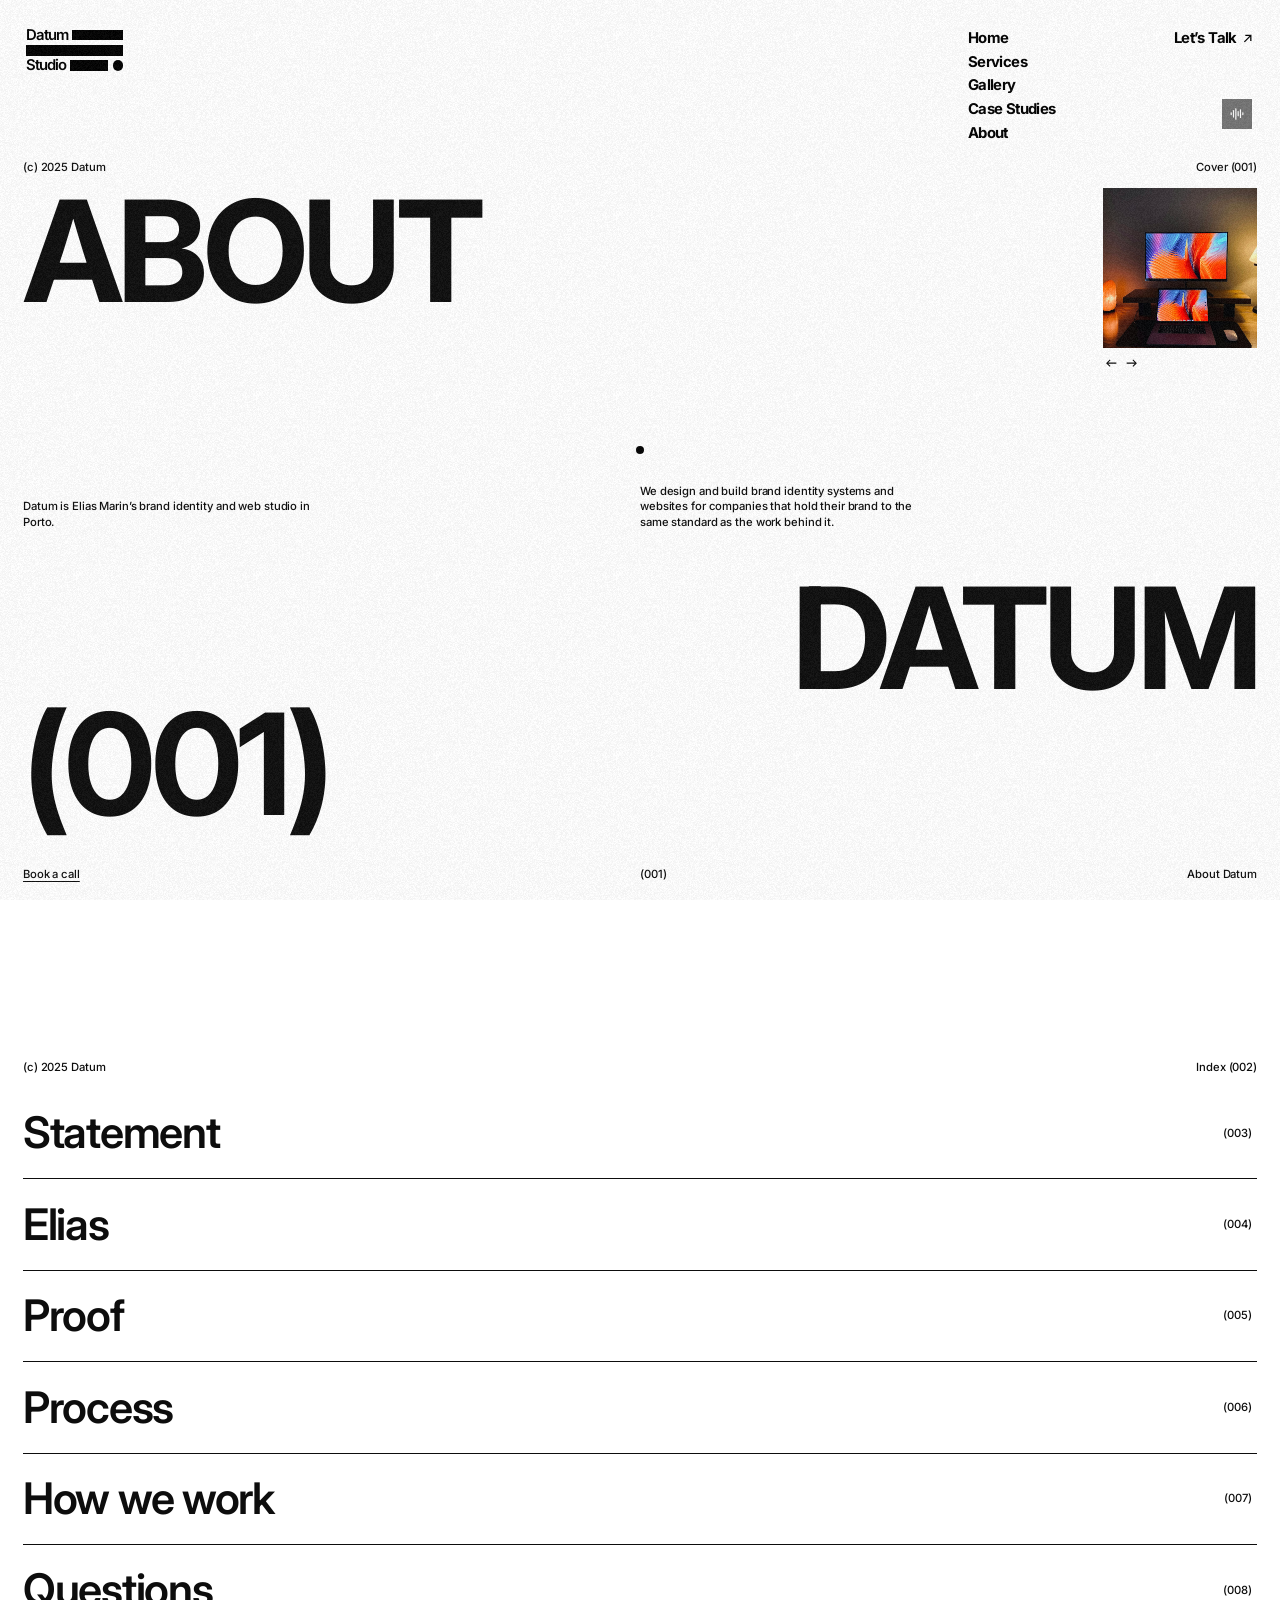
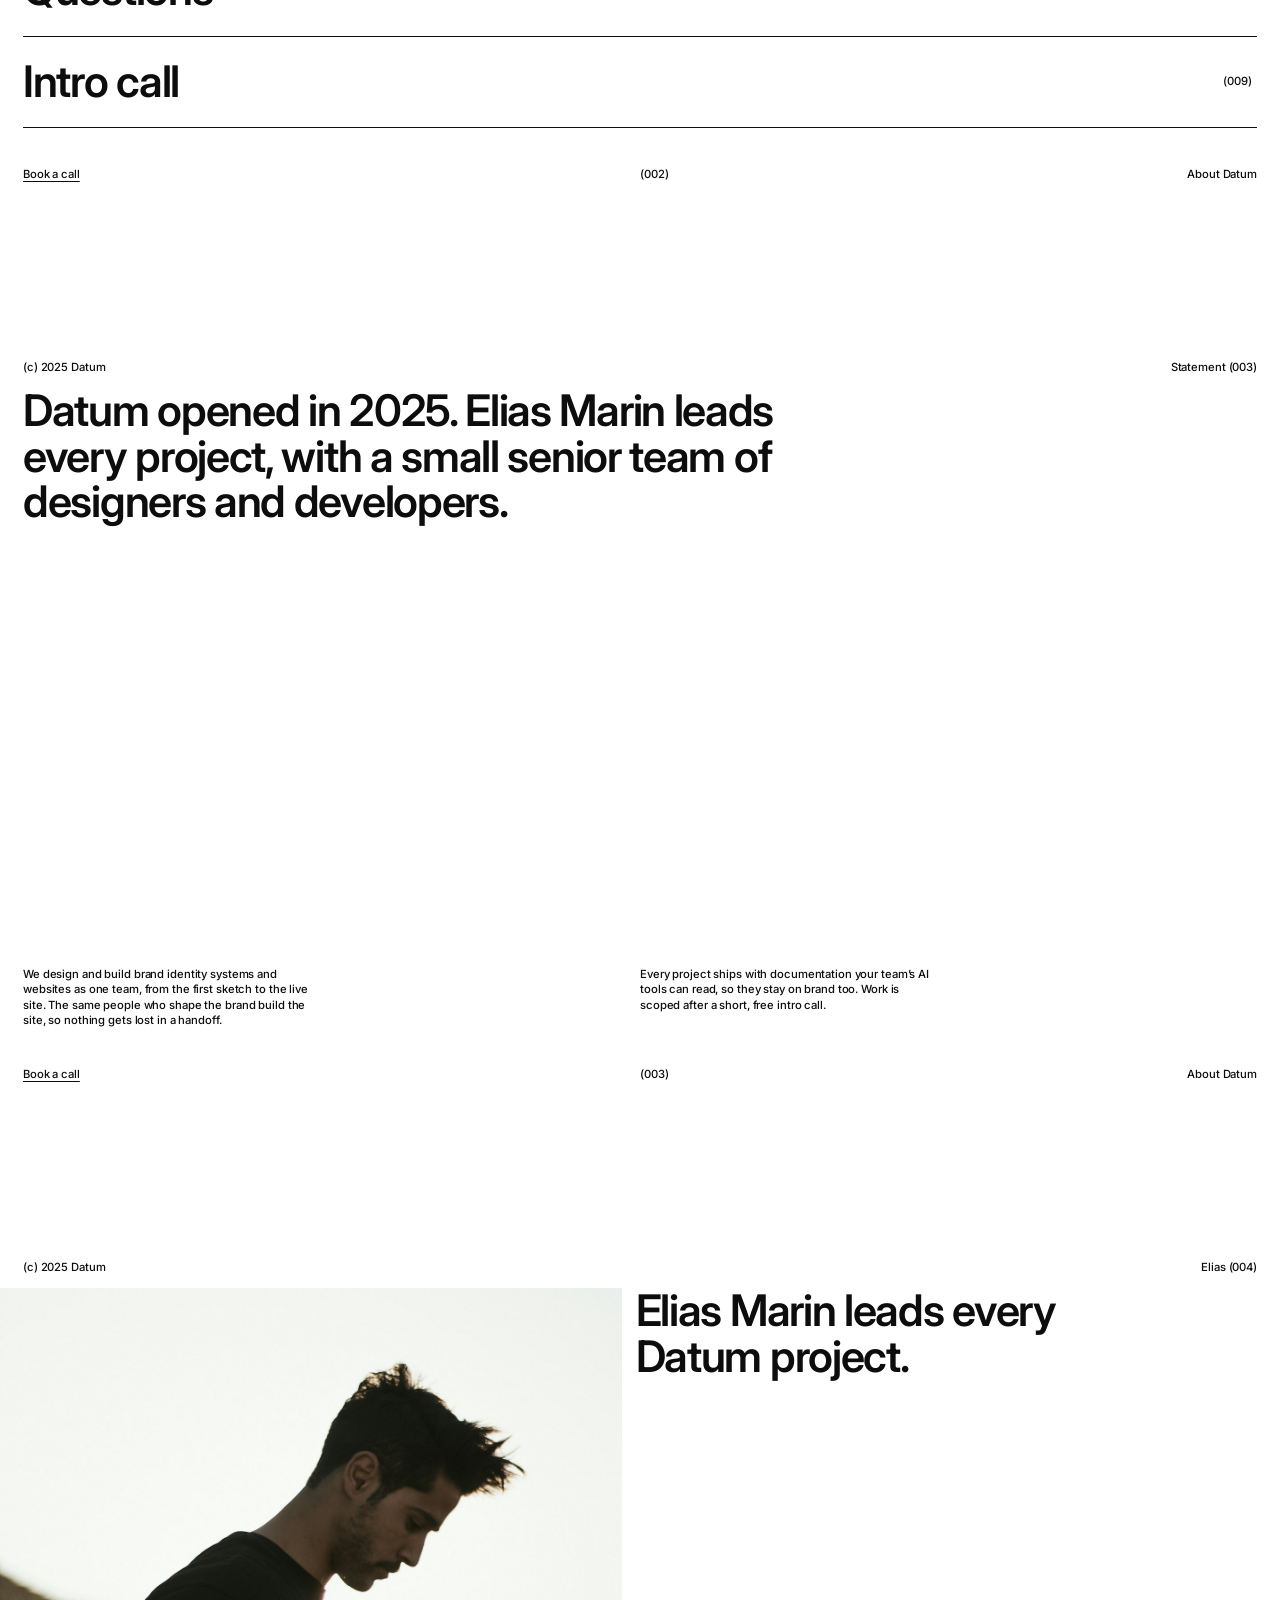
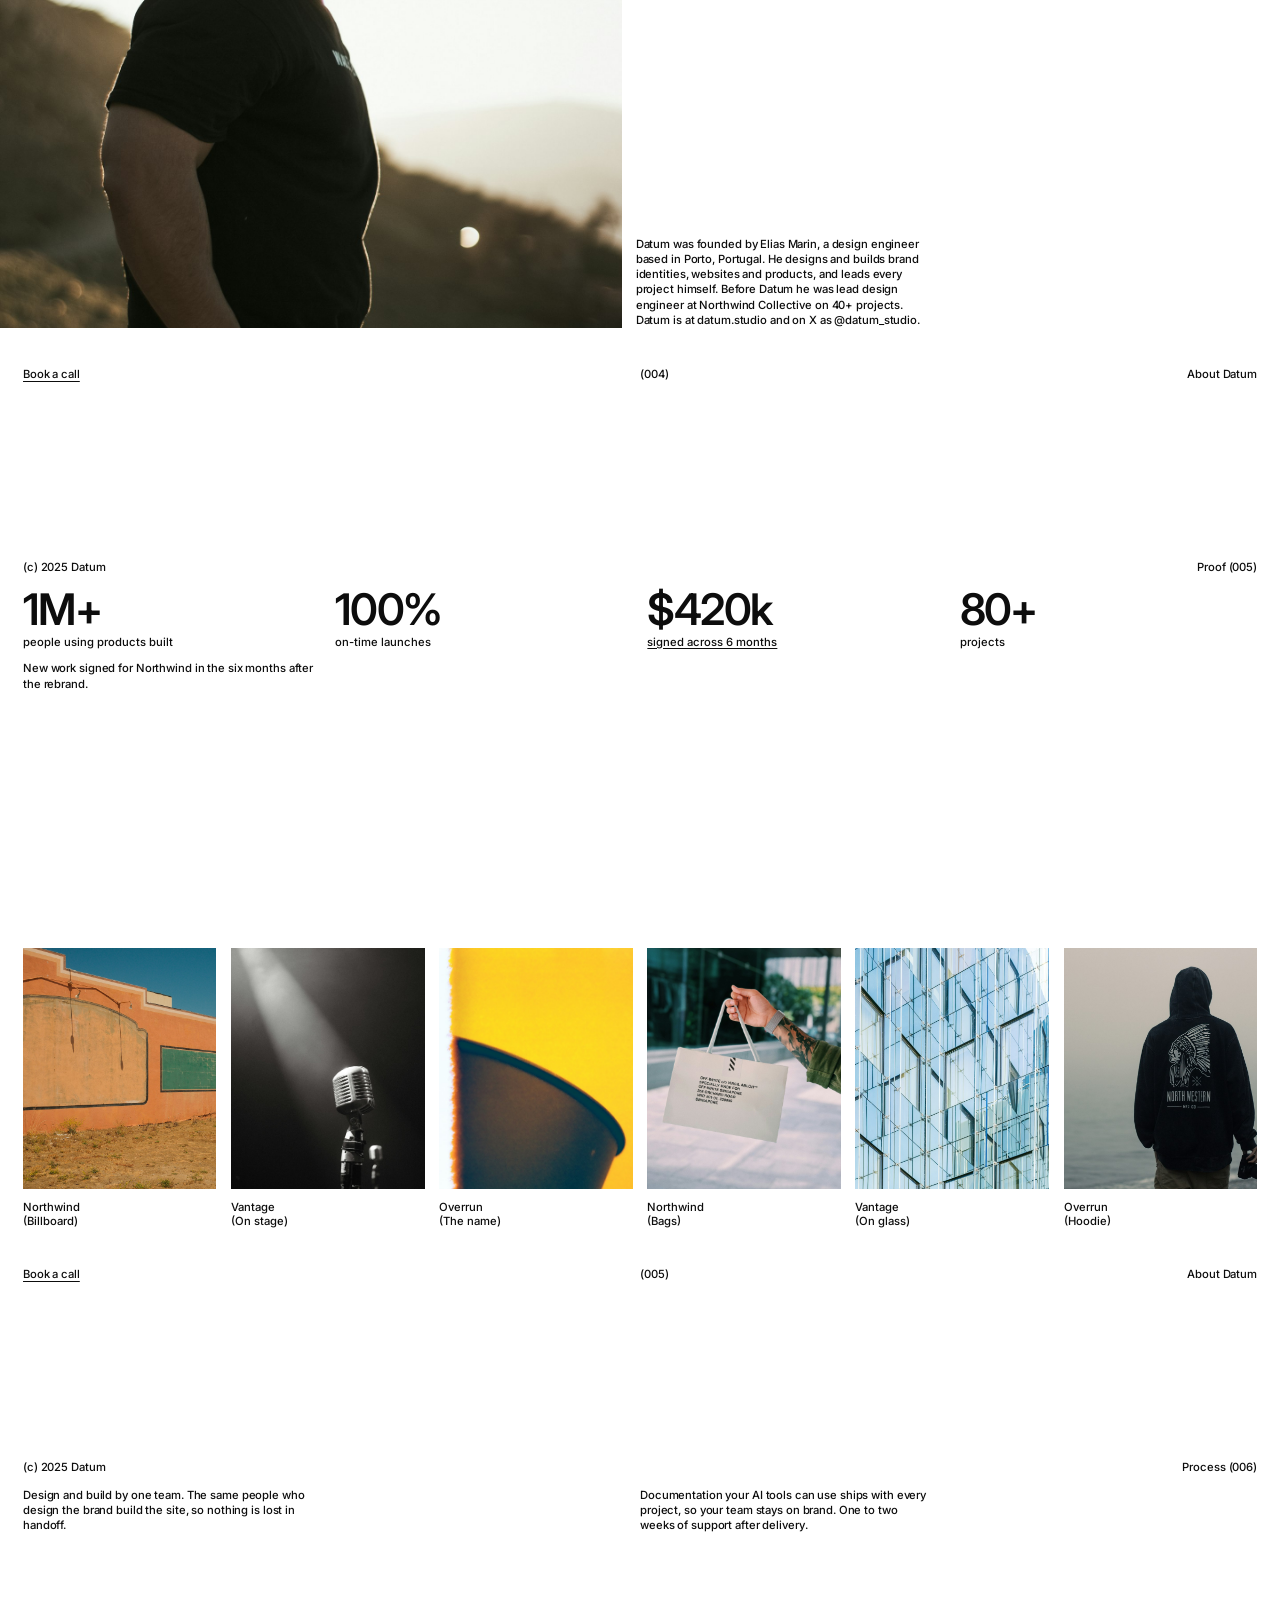
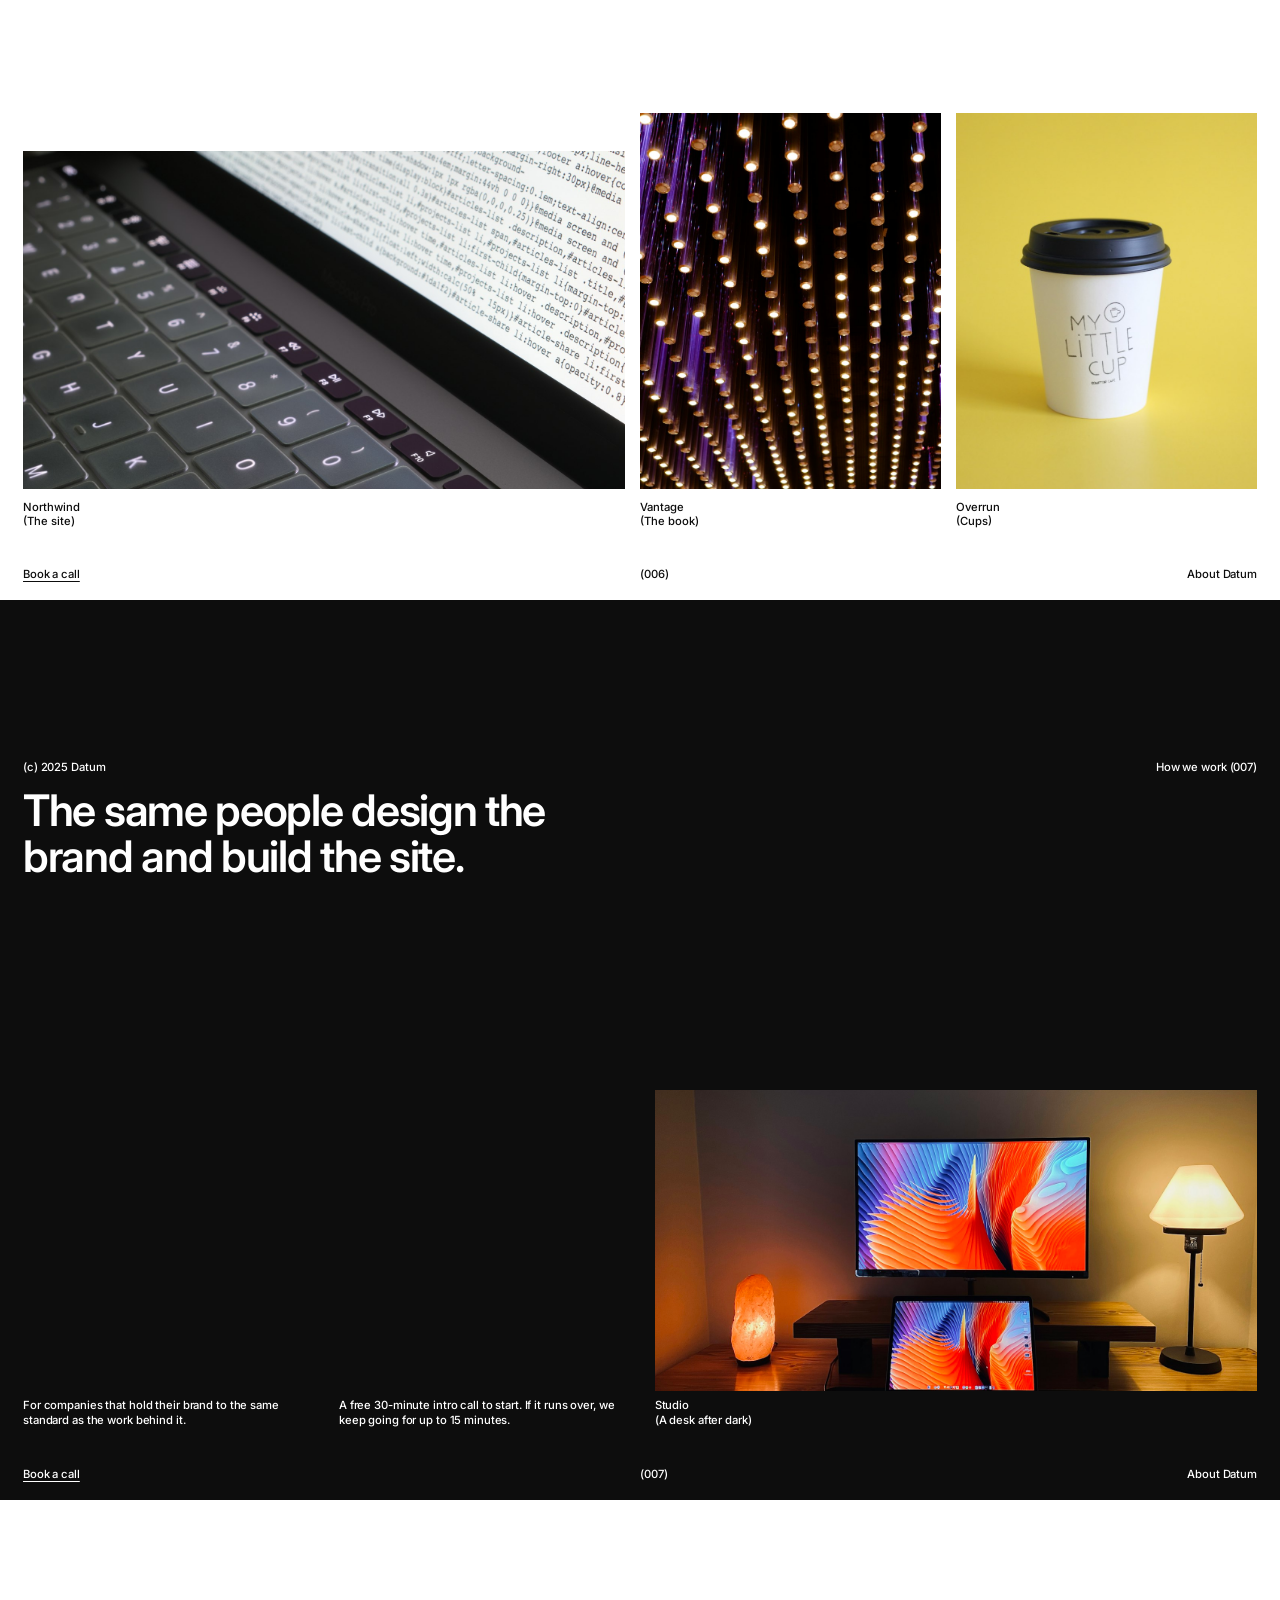
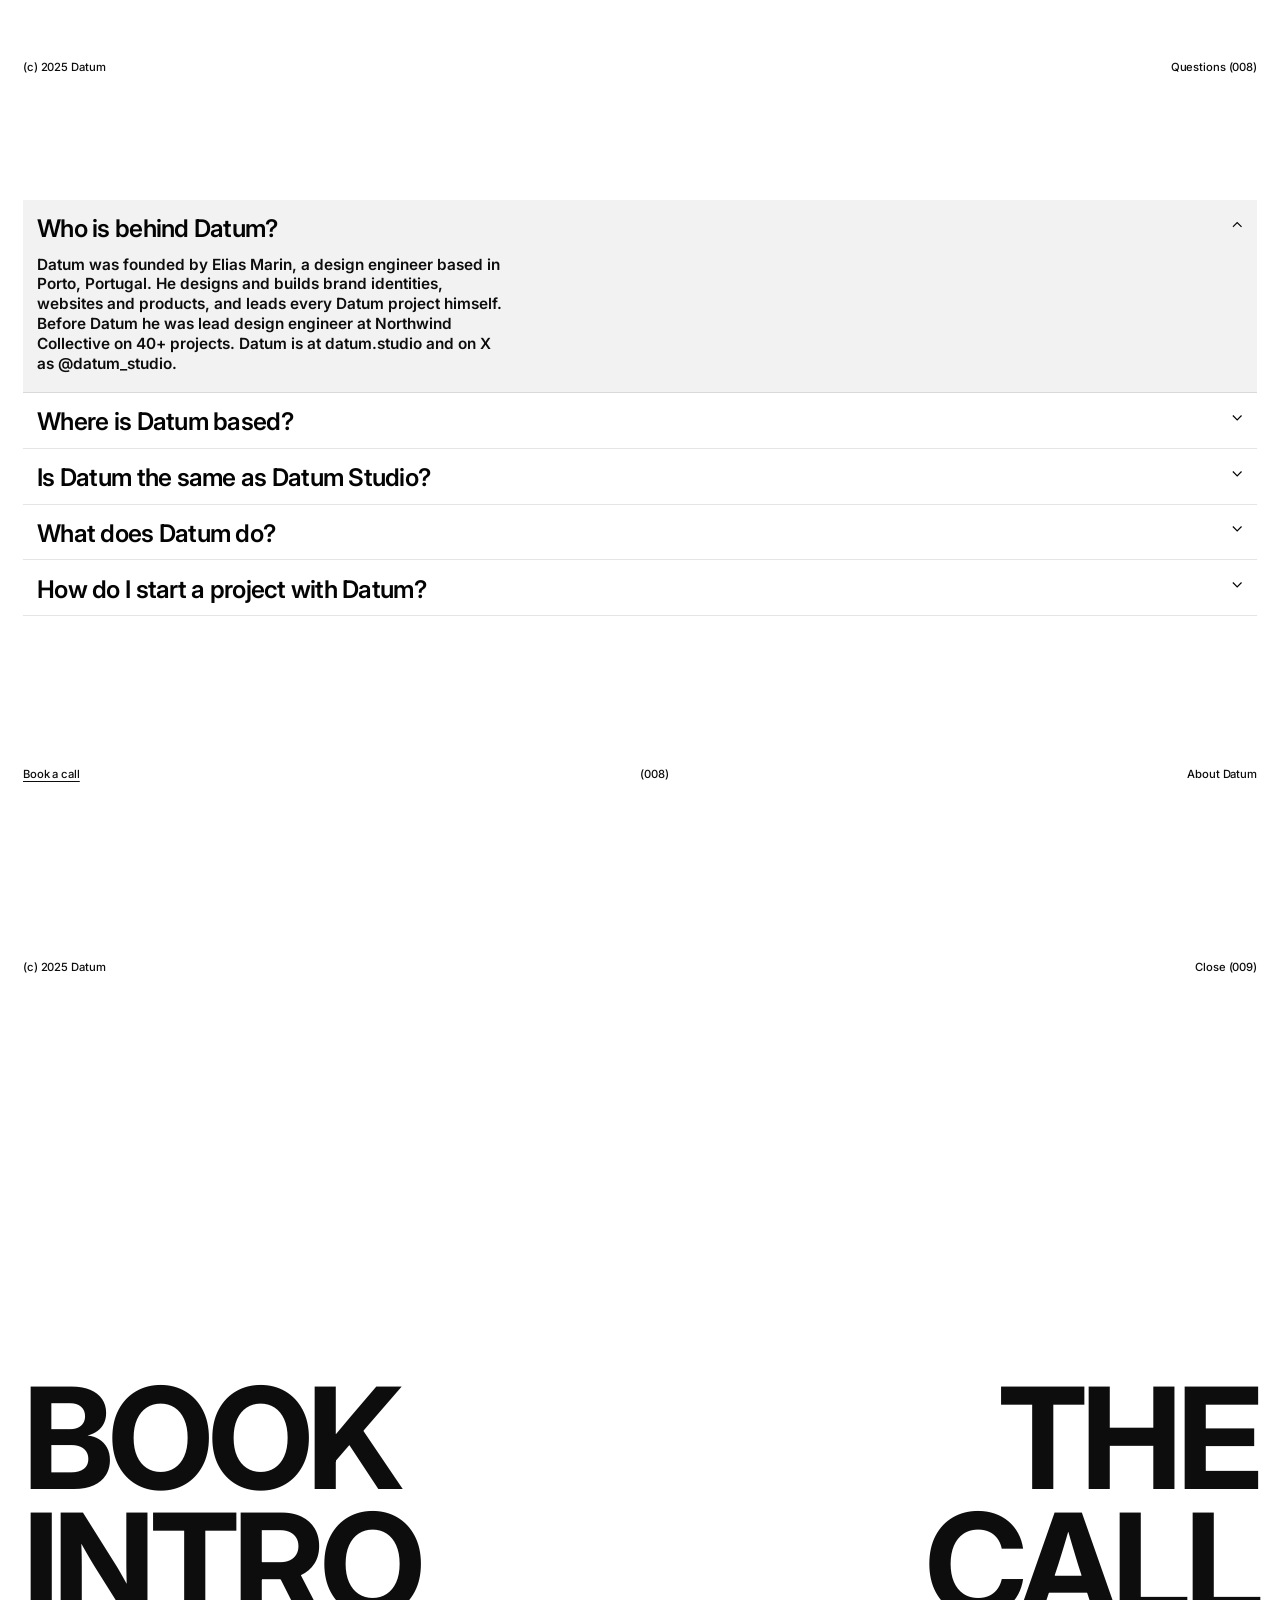
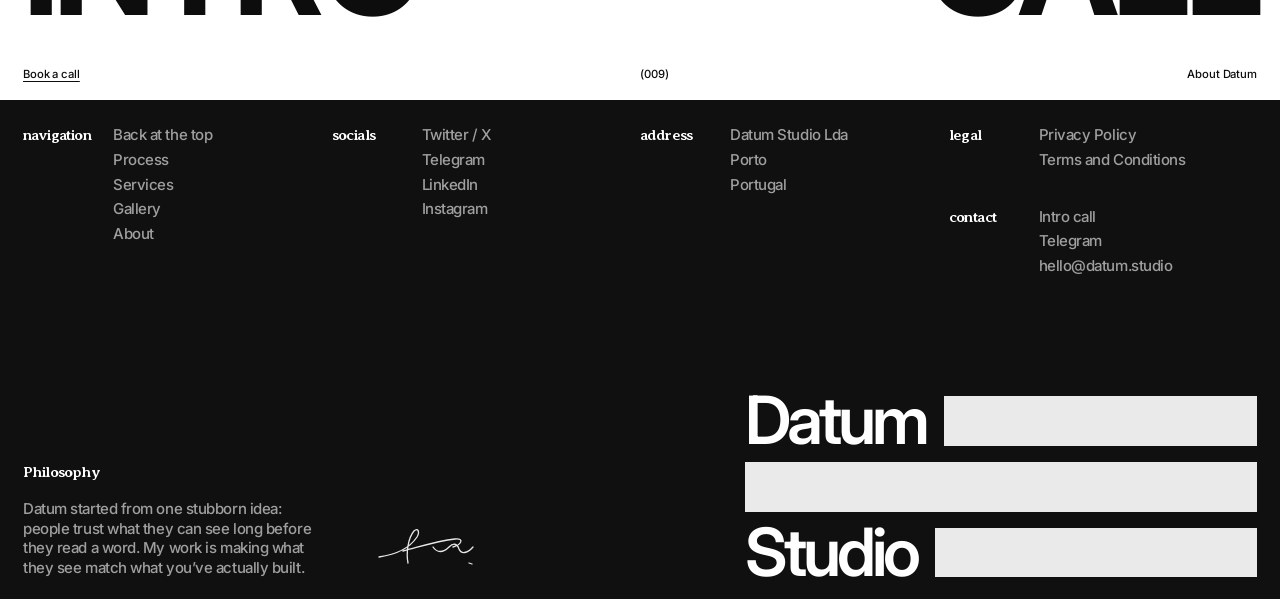
<file: about.html>
<!doctype html>
<html lang="en" data-root="">
<head>
<meta charset="utf-8">
<meta name="viewport" content="width=device-width, initial-scale=1">
<title>About | Datum</title>
<meta name="description" content="Datum is Elias Marin’s brand identity and web studio in Porto.">
<meta name="theme-color" content="#ffffff">
<link rel="icon" href="assets/img/favicon.svg" type="image/svg+xml">
<link rel="preconnect" href="https://fonts.googleapis.com">
<link rel="preconnect" href="https://fonts.gstatic.com" crossorigin>
<link rel="stylesheet" href="https://fonts.googleapis.com/css2?family=Averia+Serif+Libre:wght@400;700&family=DM+Mono:wght@400;500&family=Geist:wght@400;500;600&family=Hedvig+Letters+Serif&family=Inter+Tight:wght@500;600;700&family=Inter:wght@400;500;600;700;800&display=swap">
<link rel="stylesheet" href="assets/css/base.css"><link rel="stylesheet" href="assets/css/pages.css">
</head>
<body class="pg-about">
<div class="veil" aria-hidden="true"></div>
<header class="hdr" id="hdr">
  <a class="logo" href="index.html" aria-label="Datum home">
  <span class="logo__inner">
    <span class="logo__row"><span class="logo__word" data-text="Datum">Datum</span><span class="logo__bar"></span></span>
    <span class="logo__row"><span class="logo__bar logo__bar--full"></span></span>
    <span class="logo__row"><span class="logo__word" data-text="Studio">Studio</span><span class="logo__bar"></span><span class="logo__dot"></span></span>
  </span>
</a>
  <div class="hdr__clock" aria-live="off"><p>&nbsp;</p><p>&nbsp;</p></div>
  <div class="hdr__right">
    <nav class="nav" aria-label="Primary"><a class="nav__item" href="index.html"><span class="caret">&gt;</span><span class="nav__txt" data-text="Home">Home</span></a><a class="nav__item" href="index.html#services"><span class="caret">&gt;</span><span class="nav__txt" data-text="Services">Services</span></a><a class="nav__item" href="gallery.html"><span class="caret">&gt;</span><span class="nav__txt" data-text="Gallery">Gallery</span></a><a class="nav__item" href="index.html#cases"><span class="caret">&gt;</span><span class="nav__txt" data-text="Case Studies">Case Studies</span></a><a class="nav__item is-current" href="about.html"><span class="caret">&gt;</span><span class="nav__txt" data-text="About">About</span></a></nav>
    <div class="hdr__side">
      <button class="talk" type="button" data-open="book"><span class="talk__txt" data-text="Let’s Talk">Let’s Talk</span><svg viewBox="0 0 10 10" fill="none" stroke="currentColor" stroke-width="1.4" aria-hidden="true"><path d="M1.5 8.5l7-7M2.5 1.5h6v6"/></svg></button>
      <button class="sound" type="button" aria-pressed="true" aria-label="Turn sound effects off" data-cursor="grow"><svg viewBox="0 0 24 24" fill="none" stroke="currentColor" stroke-width="2" stroke-linecap="round" aria-hidden="true"><path d="M2 10v3"/><path d="M6 6v11"/><path d="M10 3v18"/><path d="M14 8v7"/><path d="M18 5v13"/><path d="M22 10v3"/></svg></button>
    </div>
  </div>
  <div class="hdr__mob">
    <span class="hdr__mslot" aria-hidden="true"></span>
    <button class="dots" type="button" aria-label="Open menu"><span></span><span></span><span></span><span></span><span></span><span></span><span></span><span></span><span></span></button>
  </div>
</header>
<button class="btn btn--dark btn--sm mtalk" type="button" data-open="book"><span>Let’s Talk <svg viewBox="0 0 10 10" fill="none" stroke="currentColor" stroke-width="1.4" aria-hidden="true"><path d="M1.5 8.5l7-7M2.5 1.5h6v6"/></svg></span></button>
<div class="booking" aria-hidden="true">Booking projects for Jan’27</div>
<main class="about"><section class="scr-sec" id="cover" data-zone="about"><div class="fr fr--t"><span>(c) 2025 Datum</span><span>Cover (001)</span></div><div class="fr fr--b"><a href="#" data-open="book">Book a call</a><span class="fr__n">(001)</span><span>About Datum</span></div><div class="cov">
  <h1 class="disp cov__about">ABOUT</h1>
  <div class="cov__ph" data-slides><div class="cov__frame"><img src="assets/img/ws-lamp.jpg" alt="" class="is-on"><img src="assets/img/p-stage.jpg" alt=""><img src="assets/img/ws-night.jpg" alt=""><img src="assets/img/nw-tote.jpg" alt=""><img src="assets/img/vt-lines.jpg" alt=""></div><div class="cov__arr"><button type="button" data-dir="-1" aria-label="Previous image"><svg viewBox="0 0 16 12" fill="none" stroke="currentColor" stroke-width="1.5" aria-hidden="true"><path d="M15 6H1.5M6 1.2L1.2 6 6 10.8"/></svg></button><button type="button" data-dir="1" aria-label="Next image"><svg viewBox="0 0 16 12" fill="none" stroke="currentColor" stroke-width="1.5" aria-hidden="true"><path d="M1 6h13.5M10 1.2L14.8 6 10 10.8"/></svg></button></div></div>
  <p class="sm cov__a">Datum is Elias Marin’s brand identity and web studio in Porto.</p><p class="sm cov__b">We design and build brand identity systems and websites for companies that hold their brand to the same standard as the work behind it.</p>
  <p class="disp cov__base">DATUM</p><p class="disp cov__num">(001)</p>
</div></section><section class="scr-sec" id="index" data-zone="about"><div class="fr fr--t"><span>(c) 2025 Datum</span><span>Index (002)</span></div><div class="fr fr--b"><a href="#" data-open="book">Book a call</a><span class="fr__n">(002)</span><span>About Datum</span></div><nav class="idx"><a href="#statement"><span class="st">Statement</span><span class="sm">(003)</span></a><a href="#elias"><span class="st">Elias</span><span class="sm">(004)</span></a><a href="#proof"><span class="st">Proof</span><span class="sm">(005)</span></a><a href="#process"><span class="st">Process</span><span class="sm">(006)</span></a><a href="#how"><span class="st">How we work</span><span class="sm">(007)</span></a><a href="#questions"><span class="st">Questions</span><span class="sm">(008)</span></a><a href="#call"><span class="st">Intro call</span><span class="sm">(009)</span></a></nav></section><section class="scr-sec" id="statement" data-zone="about"><div class="fr fr--t"><span>(c) 2025 Datum</span><span>Statement (003)</span></div><div class="fr fr--b"><a href="#" data-open="book">Book a call</a><span class="fr__n">(003)</span><span>About Datum</span></div><div class="stm"><h2 class="st">Datum opened in 2025. Elias Marin leads every project, with a small senior team of designers and developers.</h2><div class="cols"><p class="sm">We design and build brand identity systems and websites as one team, from the first sketch to the live site. The same people who shape the brand build the site, so nothing gets lost in a handoff.</p><p class="sm">Every project ships with documentation your team’s AI tools can read, so they stay on brand too. Work is scoped after a short, free intro call.</p></div></div></section><section class="scr-sec" id="elias" data-zone="about"><div class="fr fr--t"><span>(c) 2025 Datum</span><span>Elias (004)</span></div><div class="fr fr--b"><a href="#" data-open="book">Book a call</a><span class="fr__n">(004)</span><span>About Datum</span></div><div class="vic"><div class="vic__ph"><img src="assets/img/p-founder.jpg" alt="Portrait of Elias Marin" loading="lazy"></div><div class="vic__c"><h2 class="st">Elias Marin leads every Datum project.</h2><p class="sm">Datum was founded by Elias Marin, a design engineer based in Porto, Portugal. He designs and builds brand identities, websites and products, and leads every project himself. Before Datum he was lead design engineer at Northwind Collective on 40+ projects. Datum is at datum.studio and on X as @datum_studio.</p></div></div></section><section class="scr-sec" id="proof" data-zone="about"><div class="fr fr--t"><span>(c) 2025 Datum</span><span>Proof (005)</span></div><div class="fr fr--b"><a href="#" data-open="book">Book a call</a><span class="fr__n">(005)</span><span>About Datum</span></div><div class="prf"><div><ul><li><b>1M+</b><span>people using products built</span></li><li><b>100%</b><span>on-time launches</span></li><li class="u"><b>$420k</b><span>signed across 6 months</span></li><li><b>80+</b><span>projects</span></li></ul><p class="sm prf__note">New work signed for Northwind in the six months after the rebrand.</p></div><div class="strip"><figure><div class="ph2" style="aspect-ratio:4/5"><img src="assets/img/nw-wall.jpg" alt="" loading="lazy"></div><figcaption>Northwind<br>(Billboard)</figcaption></figure><figure><div class="ph2" style="aspect-ratio:4/5"><img src="assets/img/p-stage.jpg" alt="" loading="lazy"></div><figcaption>Vantage<br>(On stage)</figcaption></figure><figure><div class="ph2" style="aspect-ratio:4/5"><img src="assets/img/ov-yellow.jpg" alt="" loading="lazy"></div><figcaption>Overrun<br>(The name)</figcaption></figure><figure><div class="ph2" style="aspect-ratio:4/5"><img src="assets/img/nw-bags.jpg" alt="" loading="lazy"></div><figcaption>Northwind<br>(Bags)</figcaption></figure><figure><div class="ph2" style="aspect-ratio:4/5"><img src="assets/img/vt-glass.jpg" alt="" loading="lazy"></div><figcaption>Vantage<br>(On glass)</figcaption></figure><figure><div class="ph2" style="aspect-ratio:4/5"><img src="assets/img/ov-hoodie.jpg" alt="" loading="lazy"></div><figcaption>Overrun<br>(Hoodie)</figcaption></figure></div></div></section><section class="scr-sec" id="process" data-zone="about"><div class="fr fr--t"><span>(c) 2025 Datum</span><span>Process (006)</span></div><div class="fr fr--b"><a href="#" data-open="book">Book a call</a><span class="fr__n">(006)</span><span>About Datum</span></div><div class="prf"><div class="cols"><p class="sm">Design and build by one team. The same people who design the brand build the site, so nothing is lost in handoff.</p><p class="sm">Documentation your AI tools can use ships with every project, so your team stays on brand. One to two weeks of support after delivery.</p></div><div class="strip" style="grid-template-columns:2fr 1fr 1fr"><figure><div class="ph2" style="aspect-ratio:16/9"><img src="assets/img/ws-code.jpg" alt="" loading="lazy"></div><figcaption>Northwind<br>(The site)</figcaption></figure><figure><div class="ph2" style="aspect-ratio:4/5"><img src="assets/img/vt-dots.jpg" alt="" loading="lazy"></div><figcaption>Vantage<br>(The book)</figcaption></figure><figure><div class="ph2" style="aspect-ratio:4/5"><img src="assets/img/ov-cup.jpg" alt="" loading="lazy"></div><figcaption>Overrun<br>(Cups)</figcaption></figure></div></div></section><section class="scr-sec scr-sec--dark" id="how" data-zone="dark"><div class="fr fr--t"><span>(c) 2025 Datum</span><span>How we work (007)</span></div><div class="fr fr--b"><a href="#" data-open="book">Book a call</a><span class="fr__n">(007)</span><span>About Datum</span></div><div class="how"><h2 class="st" style="max-width:20ch">The same people design the brand and build the site.</h2><div class="how__g"><p class="sm">For companies that hold their brand to the same standard as the work behind it.</p><p class="sm">A free 30-minute intro call to start. If it runs over, we keep going for up to 15 minutes.</p><figure><div class="ph2" style="aspect-ratio:16/8;position:relative;overflow:hidden"><img src="assets/img/ws-lamp.jpg" alt="" loading="lazy" style="position:absolute;inset:0;width:100%;height:100%;object-fit:cover"></div><figcaption class="sm" style="margin-top:.6em">Studio<br>(A desk after dark)</figcaption></figure></div></div></section><section class="scr-sec" id="questions" data-zone="about"><div class="fr fr--t"><span>(c) 2025 Datum</span><span>Questions (008)</span></div><div class="fr fr--b"><a href="#" data-open="book">Book a call</a><span class="fr__n">(008)</span><span>About Datum</span></div><div class="qa" data-acc="single"><div class="acc__it is-open"><button class="acc__q" type="button"><span>Who is behind Datum?</span><svg viewBox="0 0 12 8" fill="none" stroke="currentColor" stroke-width="1.4" aria-hidden="true"><path d="M1 1.5l5 5 5-5"/></svg></button><div class="acc__a"><p>Datum was founded by Elias Marin, a design engineer based in Porto, Portugal. He designs and builds brand identities, websites and products, and leads every Datum project himself. Before Datum he was lead design engineer at Northwind Collective on 40+ projects. Datum is at datum.studio and on X as @datum_studio.</p></div></div><div class="acc__it"><button class="acc__q" type="button"><span>Where is Datum based?</span><svg viewBox="0 0 12 8" fill="none" stroke="currentColor" stroke-width="1.4" aria-hidden="true"><path d="M1 1.5l5 5 5-5"/></svg></button><div class="acc__a"><p>Porto, Portugal. We work with teams across Europe and the US, mostly remote, with on-site workshops when they help.</p></div></div><div class="acc__it"><button class="acc__q" type="button"><span>Is Datum the same as Datum Studio?</span><svg viewBox="0 0 12 8" fill="none" stroke="currentColor" stroke-width="1.4" aria-hidden="true"><path d="M1 1.5l5 5 5-5"/></svg></button><div class="acc__a"><p>Yes. Datum Studio Lda is the company; Datum is how most people say it.</p></div></div><div class="acc__it"><button class="acc__q" type="button"><span>What does Datum do?</span><svg viewBox="0 0 12 8" fill="none" stroke="currentColor" stroke-width="1.4" aria-hidden="true"><path d="M1 1.5l5 5 5-5"/></svg></button><div class="acc__a"><p>Brand identity systems, websites and product design, delivered by one team so the brand holds up wherever it shows up.</p></div></div><div class="acc__it"><button class="acc__q" type="button"><span>How do I start a project with Datum?</span><svg viewBox="0 0 12 8" fill="none" stroke="currentColor" stroke-width="1.4" aria-hidden="true"><path d="M1 1.5l5 5 5-5"/></svg></button><div class="acc__a"><p>Book the free 30-minute intro call. We’ll look at where you are, tell you what we’d fix first and, if it’s a fit, send a scope within two days.</p></div></div></div></section><section class="scr-sec" id="call" data-zone="about"><div class="fr fr--t"><span>(c) 2025 Datum</span><span>Close (009)</span></div><div class="fr fr--b"><a href="#" data-open="book">Book a call</a><span class="fr__n">(009)</span><span>About Datum</span></div><a class="call" href="intro.html" aria-label="Book the intro call"><div class="call__w disp"><span>BOOK</span><span>THE</span><span>INTRO</span><span>CALL</span></div></a></section></main><footer class="foot" data-zone="foot" data-bk="var(--edge)">
  <div class="foot__top">
    <div class="foot__col"><p class="foot__lbl">navigation</p><div class="foot__links"><a href="#" data-jump="top">Back at the top</a><a href="index.html#services" data-jump="services">Process</a><a href="index.html#services" data-jump="services">Services</a><a href="gallery.html">Gallery</a><a href="about.html">About</a></div></div>
    <div class="foot__col"><p class="foot__lbl">socials</p><div class="foot__links"><a href="https://x.com/" target="_blank" rel="noopener">Twitter / X</a><a href="https://t.me/" target="_blank" rel="noopener">Telegram</a><a href="https://www.linkedin.com/" target="_blank" rel="noopener">LinkedIn</a><a href="https://www.instagram.com/" target="_blank" rel="noopener">Instagram</a></div></div>
    <div class="foot__col"><p class="foot__lbl">address</p><div class="foot__links"><span>Datum Studio Lda</span><span>Porto</span><span>Portugal</span></div></div>
    <div class="foot__col"><p class="foot__lbl">legal</p><div class="foot__links"><a href="privacy.html">Privacy Policy</a><a href="terms.html">Terms and Conditions</a></div>
      <p class="foot__lbl">contact</p><div class="foot__links"><a href="intro.html">Intro call</a><a href="https://t.me/" target="_blank" rel="noopener">Telegram</a><a href="mailto:hello@datum.studio">hello@datum.studio</a></div></div>
  </div>
  <div class="foot__bot">
    <div class="foot__phil"><div><b>Philosophy</b><p>Datum started from one stubborn idea: people trust what they can see long before they read a word. My work is making what they see match what you’ve actually built.</p></div><svg class="foot__sign" viewBox="0 0 120 60" fill="none" stroke="currentColor" stroke-width="1.3" stroke-linecap="round" aria-hidden="true"><path d="M6 40c14-2 30-8 38-20 3-5 1-10-3-6-6 7-8 22-6 32M30 34c16-4 34-10 52-12 10-1 6 6-2 8M60 30c4 6 10 6 16 0 4-4 8-4 10 2 2 5 8 5 14-2M96 46l3 1"/></svg></div>
    <div class="biglogo" aria-hidden="true">
      <div class="biglogo__row"><span class="biglogo__word">Datum</span><span class="biglogo__bar"></span></div>
      <div class="biglogo__row"><span class="biglogo__bar"></span></div>
      <div class="biglogo__row"><span class="biglogo__word">Studio</span><span class="biglogo__bar"></span></div>
    </div>
  </div>
</footer>
<div class="mmenu" role="dialog" aria-label="Menu">
  <button class="mmenu__x" type="button" aria-label="Close menu"><svg viewBox="0 0 12 12" fill="none" stroke="currentColor" stroke-width="1.6" aria-hidden="true"><path d="M1 1l10 10M11 1L1 11"/></svg></button>
  <nav>
    <a href="index.html">Home</a><a href="index.html#services">Services</a><a href="gallery.html">Gallery</a>
    <a href="index.html#cases">Case Studies</a><a href="about.html">About</a>
  </nav>
  <button class="btn btn--white" type="button" data-open="book"><span>Let’s Talk <svg viewBox="0 0 10 10" fill="none" stroke="currentColor" stroke-width="1.4" aria-hidden="true"><path d="M1.5 8.5l7-7M2.5 1.5h6v6"/></svg></span></button>
</div>

<div class="scrim" aria-hidden="true"></div>

<aside class="drawer" id="drawer-book" aria-hidden="true" aria-label="Book a call">
  <div class="drawer__bar"><p class="drawer__title">Book a call</p><button class="xbtn" type="button" data-close aria-label="Close"><svg viewBox="0 0 12 12" fill="none" stroke="currentColor" stroke-width="1.6" aria-hidden="true"><path d="M1 1l10 10M11 1L1 11"/></svg></button></div>
  <div class="drawer__body"><div class="cal">
  <div class="cal__side">
    <div class="cal__who">
      <span class="cal__ava"><img src="assets/img/p-founder.jpg" alt="" loading="lazy"></span>
      <span class="cal__name">Elias Marin</span>
      <span class="cal__type">30 Min Intro Call</span>
      <p class="cal__desc">Glad you’re here. Share a little about your company before the call so the half hour goes to the parts that matter.</p>
      <div class="cal__meta">
        <span><svg viewBox="0 0 16 16" fill="none" stroke="currentColor" stroke-width="1.4"><circle cx="8" cy="8" r="6.5"/><path d="M8 4.5V8l2.5 1.5"/></svg>30m</span>
        <span><svg viewBox="0 0 16 16" fill="none" stroke="currentColor" stroke-width="1.4"><rect x="1.5" y="4" width="9" height="8" rx="1.5"/><path d="M10.5 7l4-2.5v7l-4-2.5"/></svg>Video call</span>
        <span><svg viewBox="0 0 16 16" fill="none" stroke="currentColor" stroke-width="1.4"><circle cx="8" cy="8" r="6.5"/><path d="M1.5 8h13M8 1.5c2 2 2 11 0 13M8 1.5c-2 2-2 11 0 13"/></svg>Europe/Lisbon</span>
      </div>
    </div>
  </div>
  <div class="cal__main">
    <div class="cal__month"><span><b>Month</b><i> 2026</i></span><span class="cal__nav"><button type="button" data-cal="prev" aria-label="Previous month">‹</button><button type="button" data-cal="next" aria-label="Next month">›</button></span></div>
    <div class="cal__grid"></div>
  </div>
  <div class="cal__slots"><h4>Day</h4><div class="cal__times"></div>
    <form class="cal__form" novalidate>
      <div class="fld"><label>Your name</label><input type="text" required placeholder="Full name"><p class="fld__err">Please add your name.</p></div>
      <div class="fld"><label>Email</label><input type="email" required placeholder="name@company.com"><p class="fld__err">Add an email for the invite.</p></div>
      <button class="btn btn--black" type="submit"><span>Confirm booking <svg viewBox="0 0 10 10" fill="none" stroke="currentColor" stroke-width="1.4" aria-hidden="true"><path d="M1.5 8.5l7-7M2.5 1.5h6v6"/></svg></span></button>
    </form>
  </div>
  <div class="cal__done" role="status"><p>You’re booked.</p><p></p></div>
  <p class="cal__brand">Scheduling by Datum</p>
</div></div>
</aside>

<aside class="drawer drawer--wide" id="drawer-message" aria-hidden="true" aria-label="Send a message">
  <div class="drawer__body">
    <div class="msg">
      <button class="xbtn msg__x" type="button" data-close aria-label="Close"><svg viewBox="0 0 12 12" fill="none" stroke="currentColor" stroke-width="1.6" aria-hidden="true"><path d="M1 1l10 10M11 1L1 11"/></svg></button>
      <h3>Send me a message.</h3>
      <p class="msg__lead">Tell me what you’re building and where it feels stuck. Datum replies within one working day.</p>
      <form novalidate>
        <div class="fld"><label for="m-email">Email</label><input id="m-email" type="email" required placeholder="name@company.com"><p class="fld__err">Add an email we can reply to.</p></div>
        <div class="fld"><label for="m-svc">Service</label><select id="m-svc"><option>Brand identity</option><option>Website design &amp; build</option><option>Product design</option><option>Not sure yet</option></select></div>
        <div class="fld"><label for="m-budget">Budget</label><input id="m-budget" type="text" placeholder="A range, or not sure yet"></div>
        <div class="fld"><label for="m-msg">Message</label><textarea id="m-msg" required placeholder="Write me anything"></textarea><p class="fld__err">A line or two is enough.</p></div>
        <button class="btn btn--black" type="submit"><span>Send <svg viewBox="0 0 10 10" fill="none" stroke="currentColor" stroke-width="1.4" aria-hidden="true"><path d="M1.5 8.5l7-7M2.5 1.5h6v6"/></svg></span></button>
      </form>
      <div class="msg__done" role="status"><p>Your message is in.</p><p>Datum will get back to you within 24 hours.</p></div>
    </div>
  </div>
</aside>

<div class="vmodal" role="dialog" aria-label="Video player">
  <div class="vmodal__bg"></div>
  <div class="vmodal__box">
    <button class="vmodal__close" type="button"><svg viewBox="0 0 12 12" fill="none" stroke="currentColor" stroke-width="1.6" aria-hidden="true"><path d="M1 1l10 10M11 1L1 11"/></svg><span>Close</span></button>
    <div class="vmodal__player">
      <video playsinline loop preload="none"></video>
      <button class="vmodal__toggle" type="button" aria-label="Play or pause"></button>
      <button class="vmodal__snd" type="button"><svg viewBox="0 0 24 24" fill="none" stroke="currentColor" stroke-width="2" stroke-linecap="round" aria-hidden="true"><path d="M2 10v3"/><path d="M6 6v11"/><path d="M10 3v18"/><path d="M14 8v7"/><path d="M18 5v13"/><path d="M22 10v3"/></svg><span>Sound on</span></button>
    </div>
  </div>
</div>
<script src="assets/js/core.js" defer></script><script src="assets/js/pages.js" defer></script>
</body>
</html>
</file>
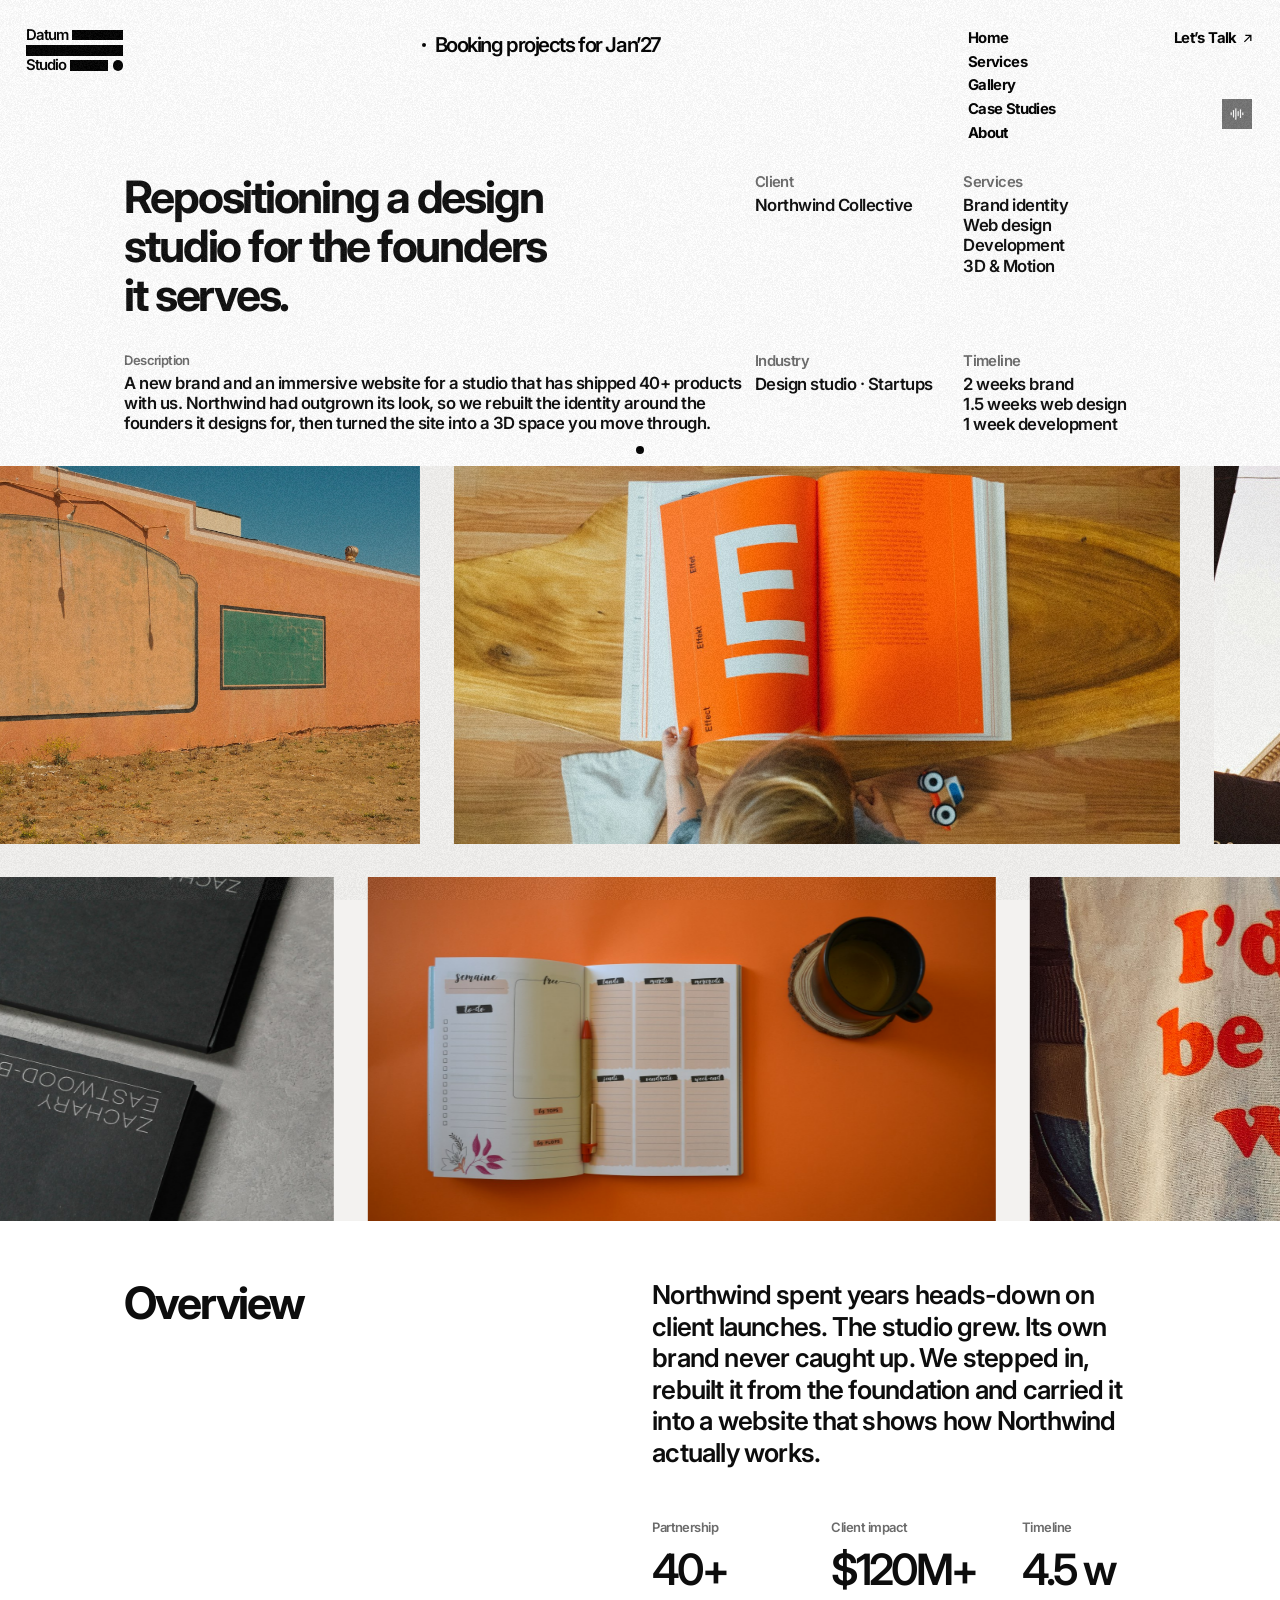
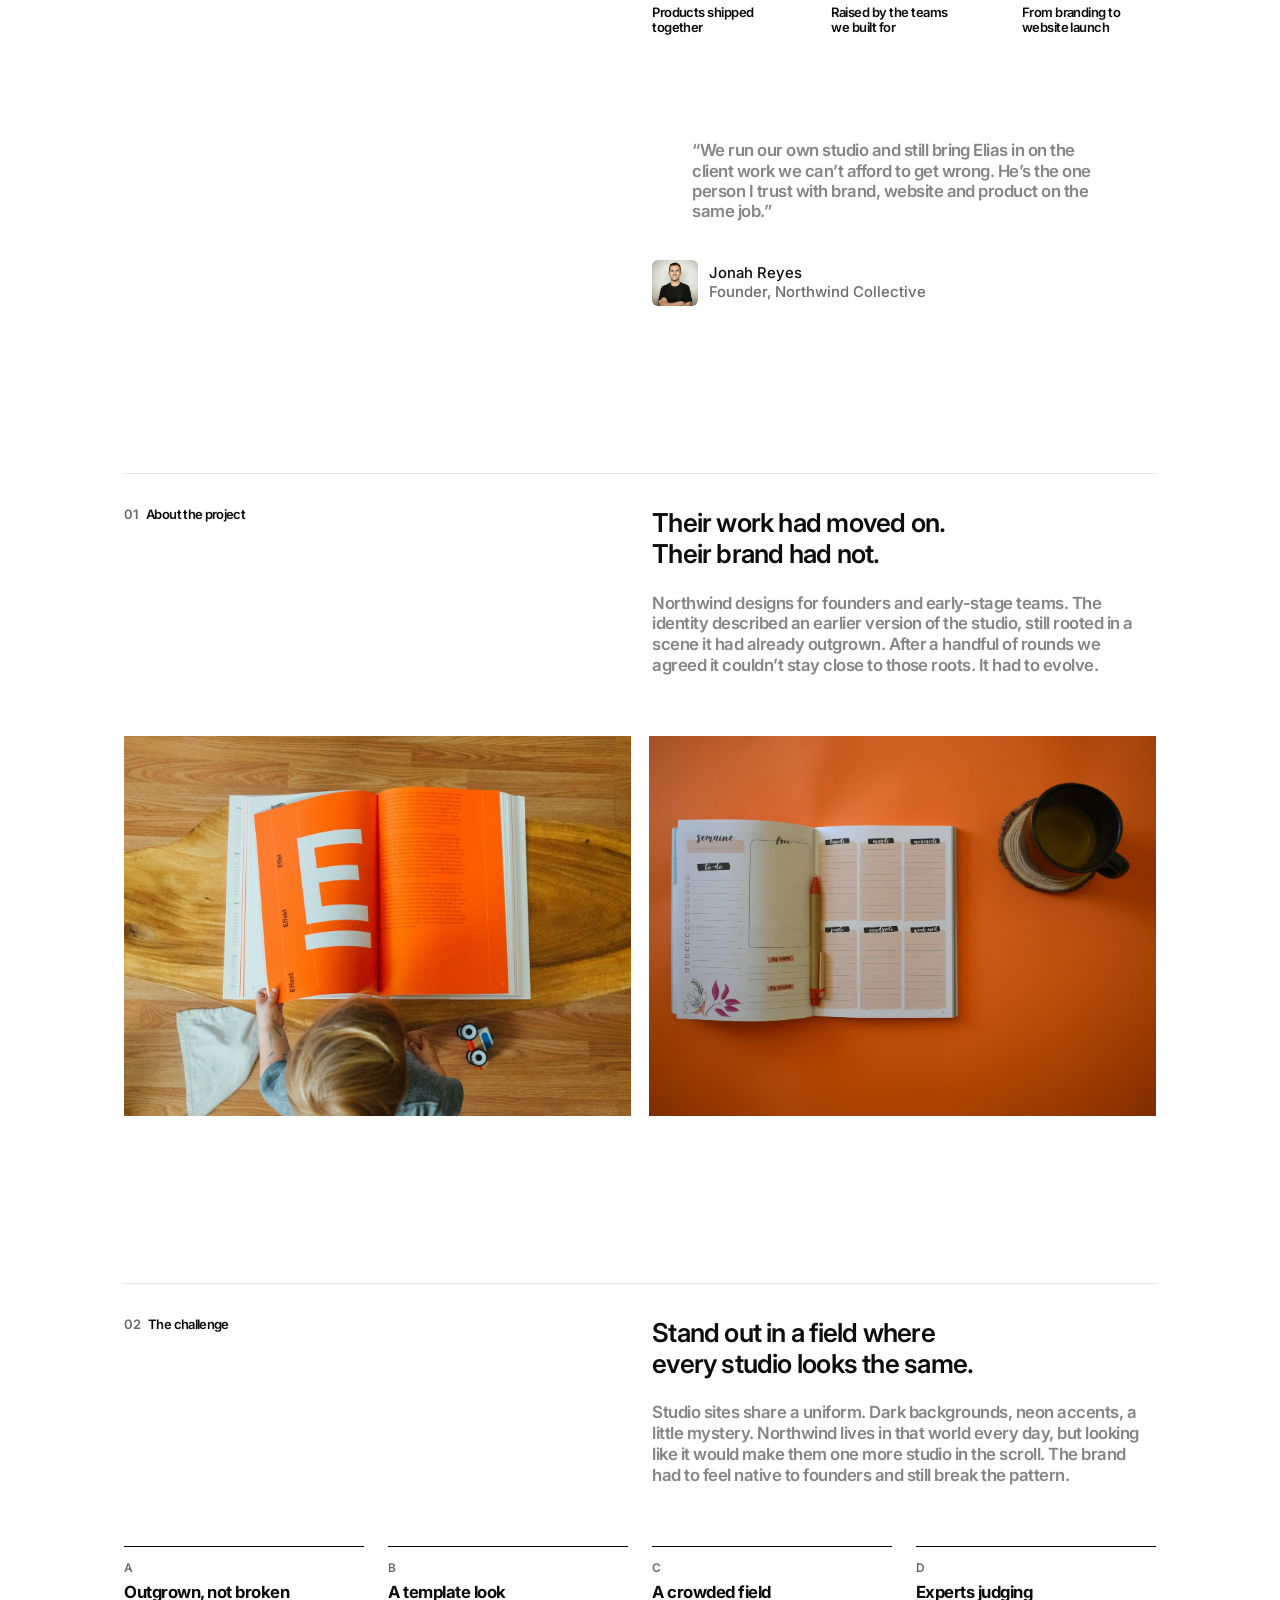
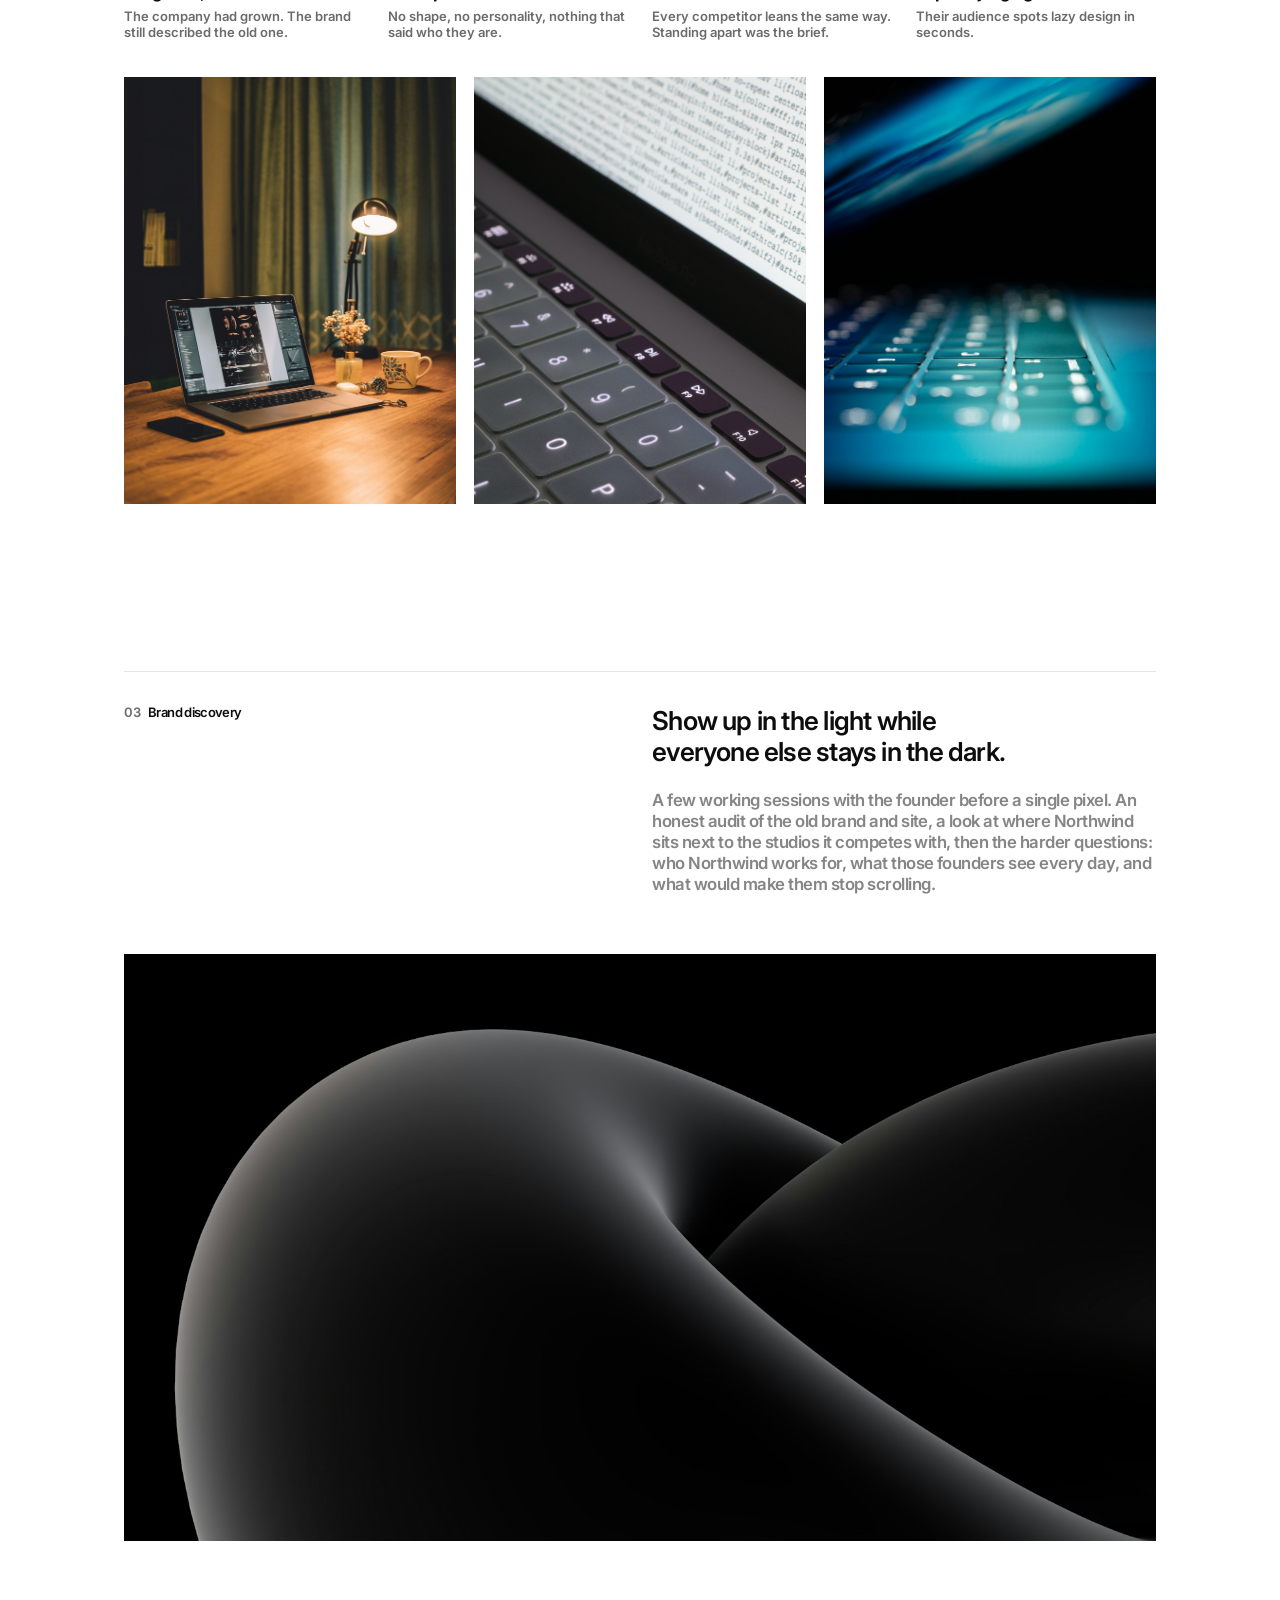
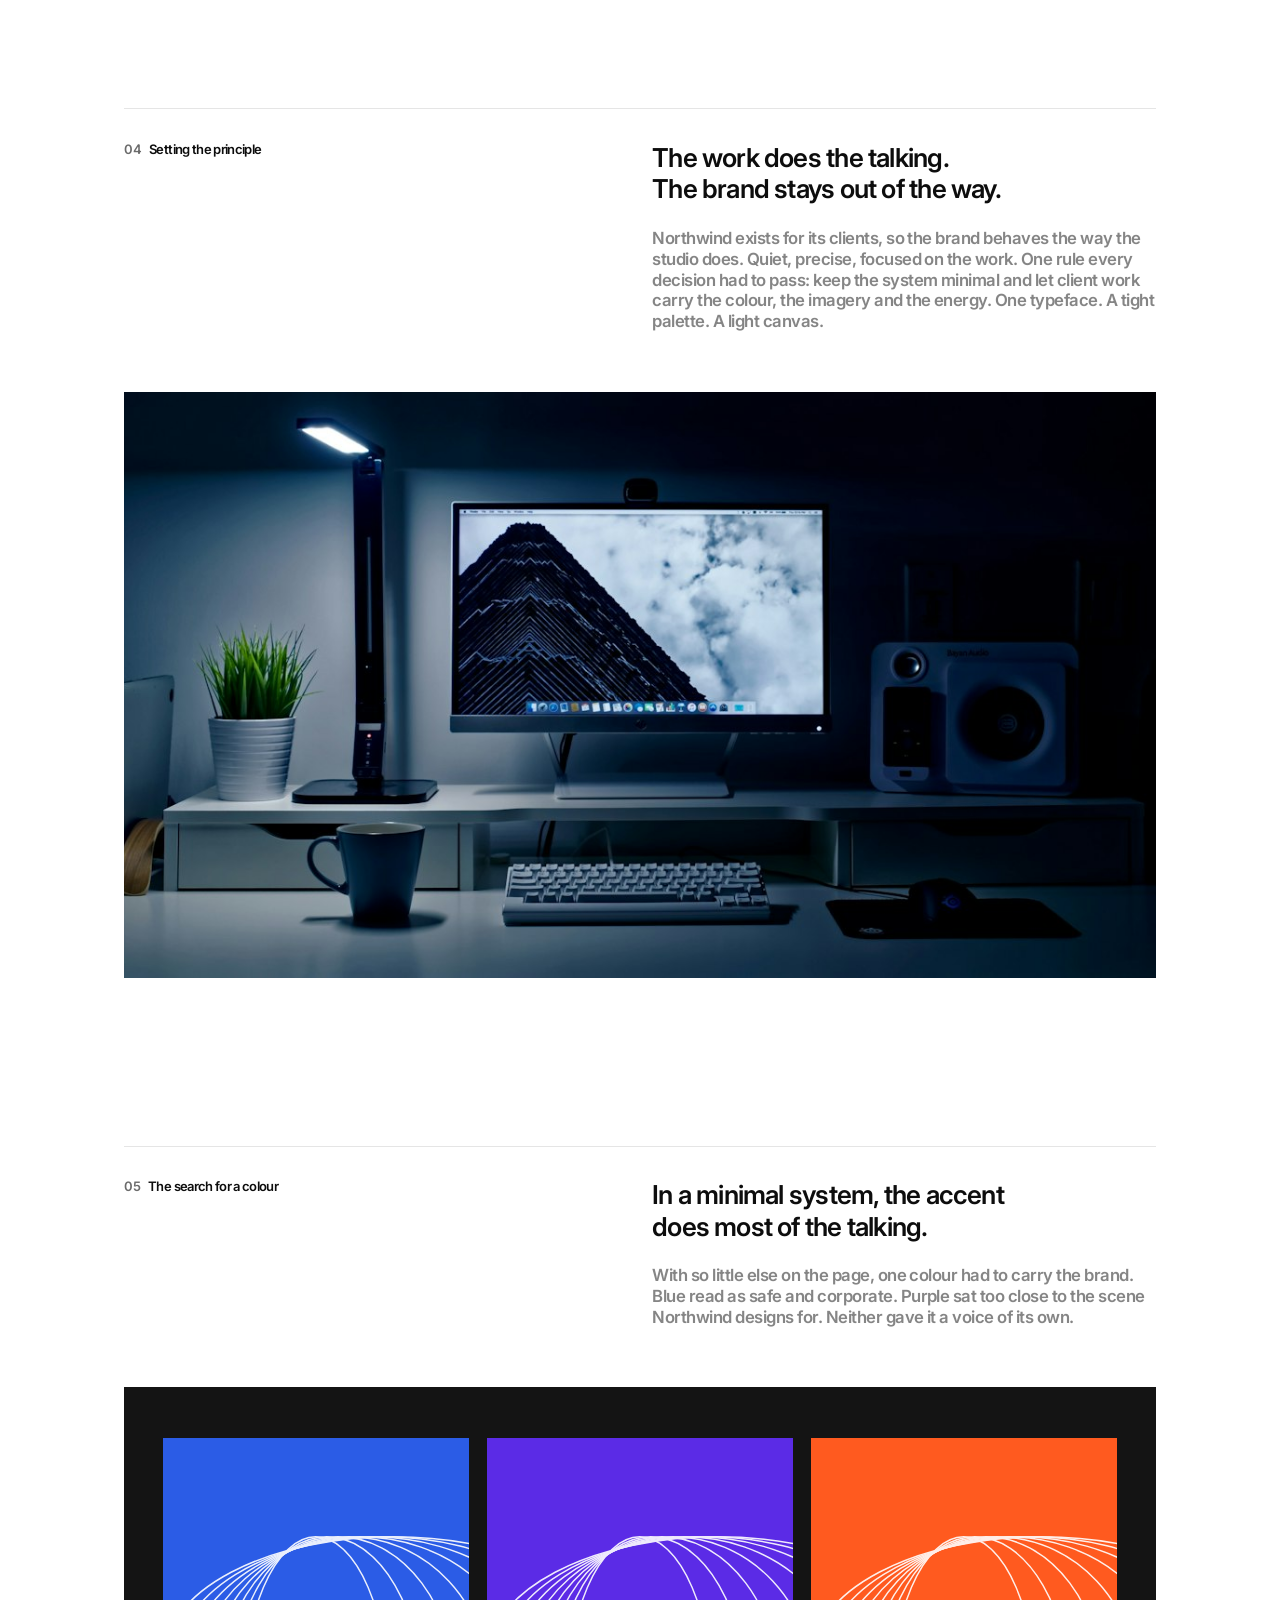
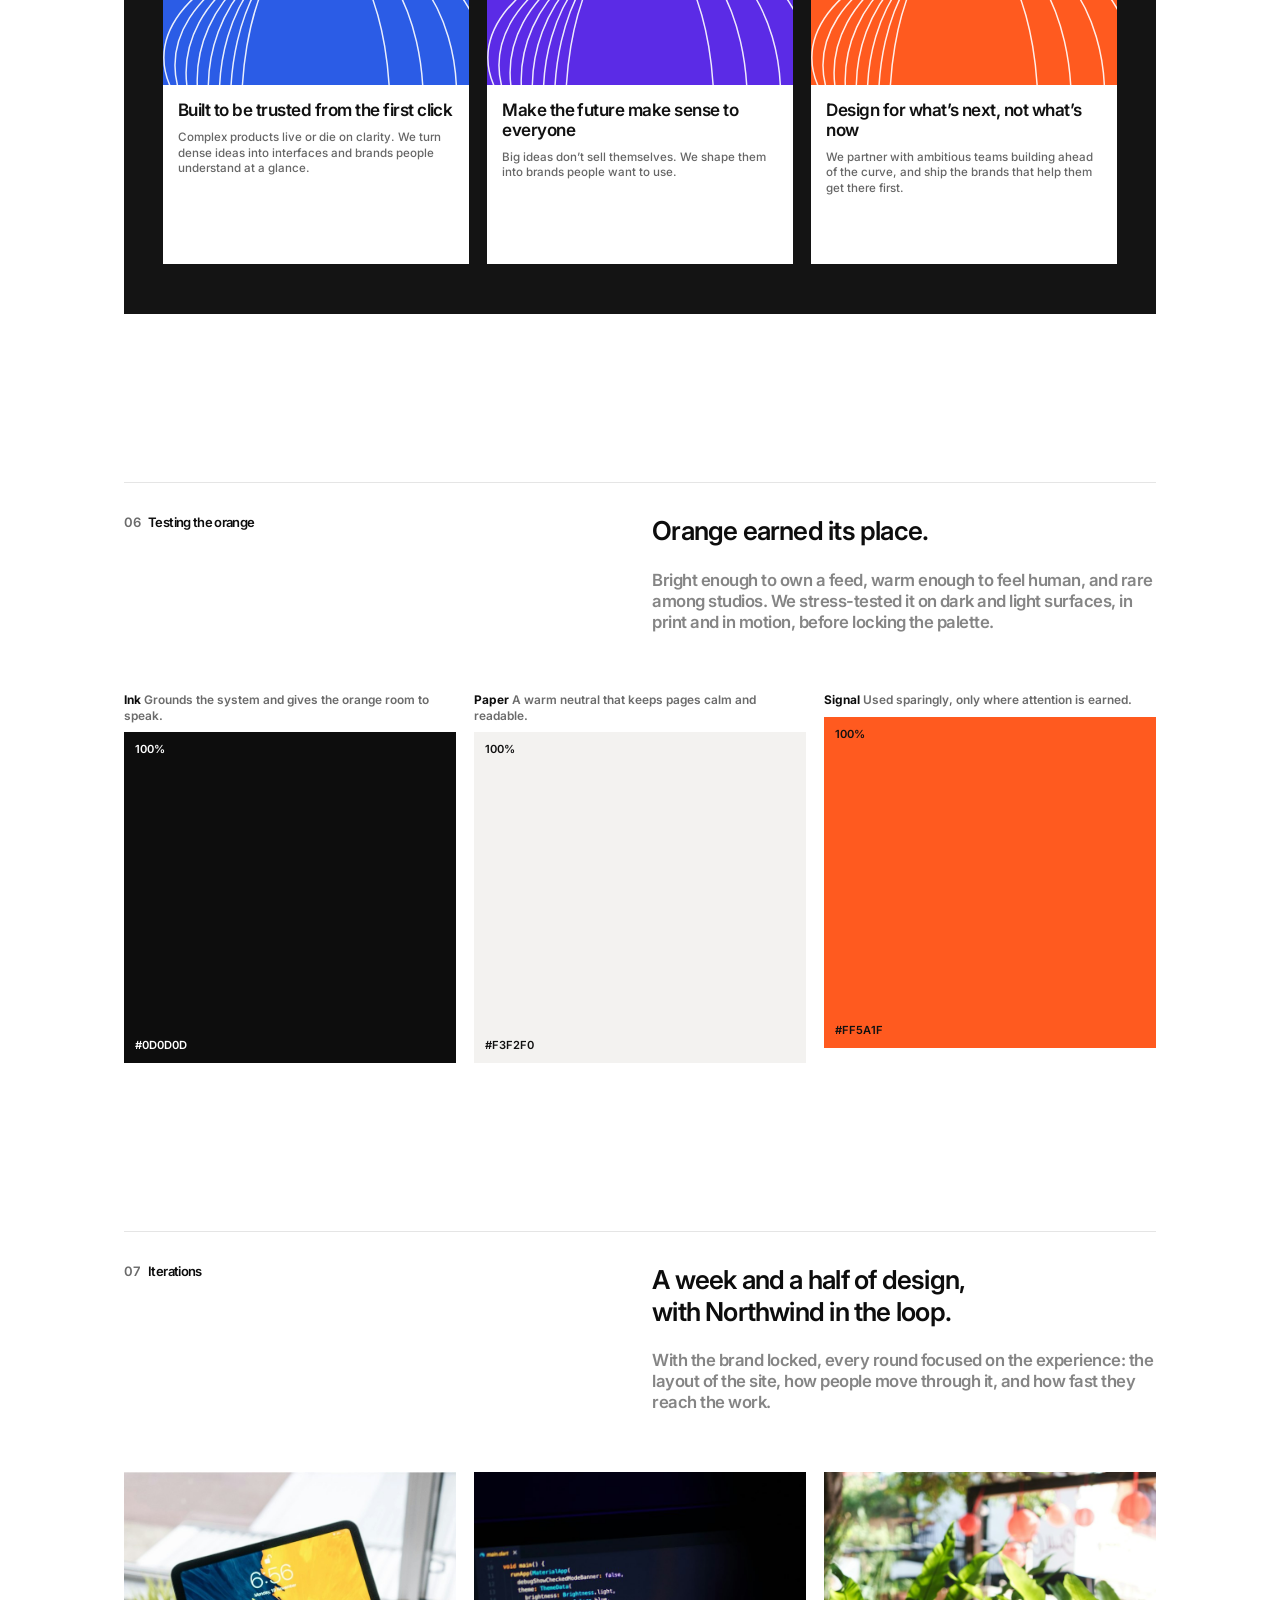
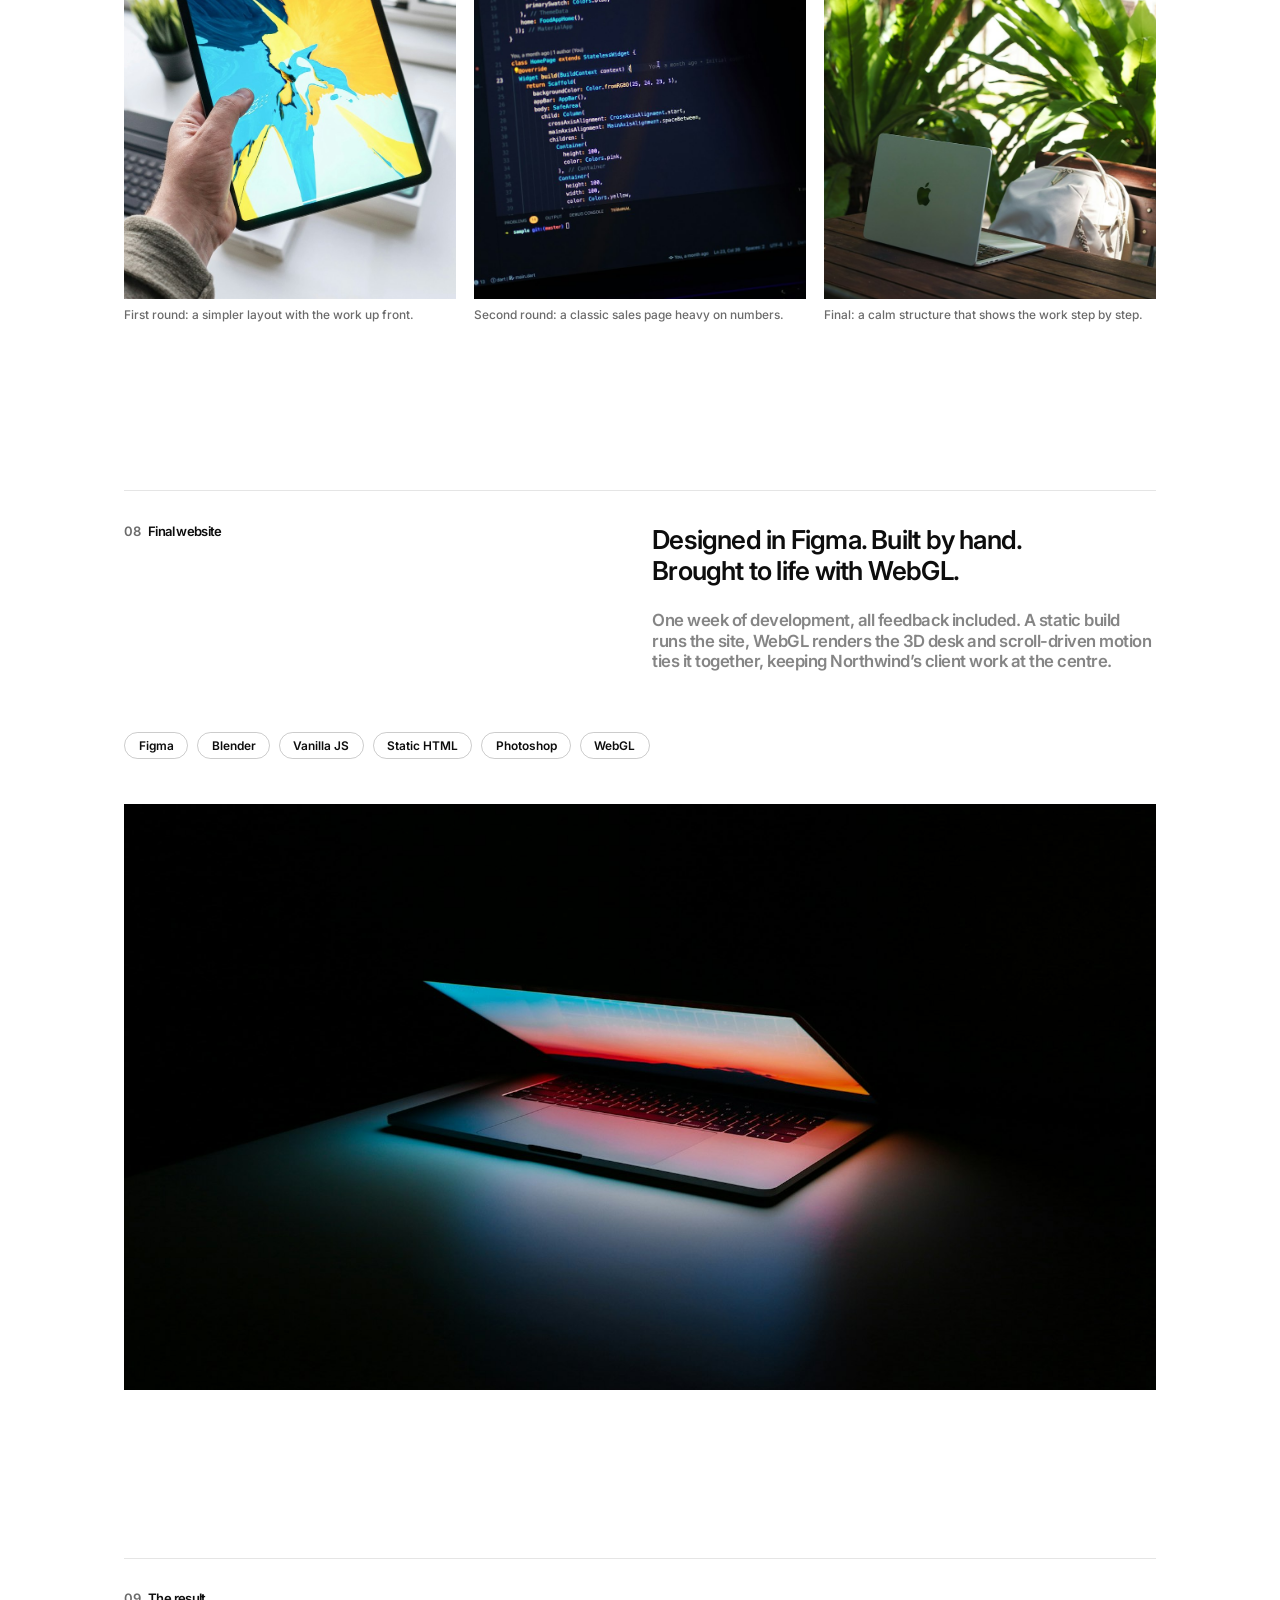
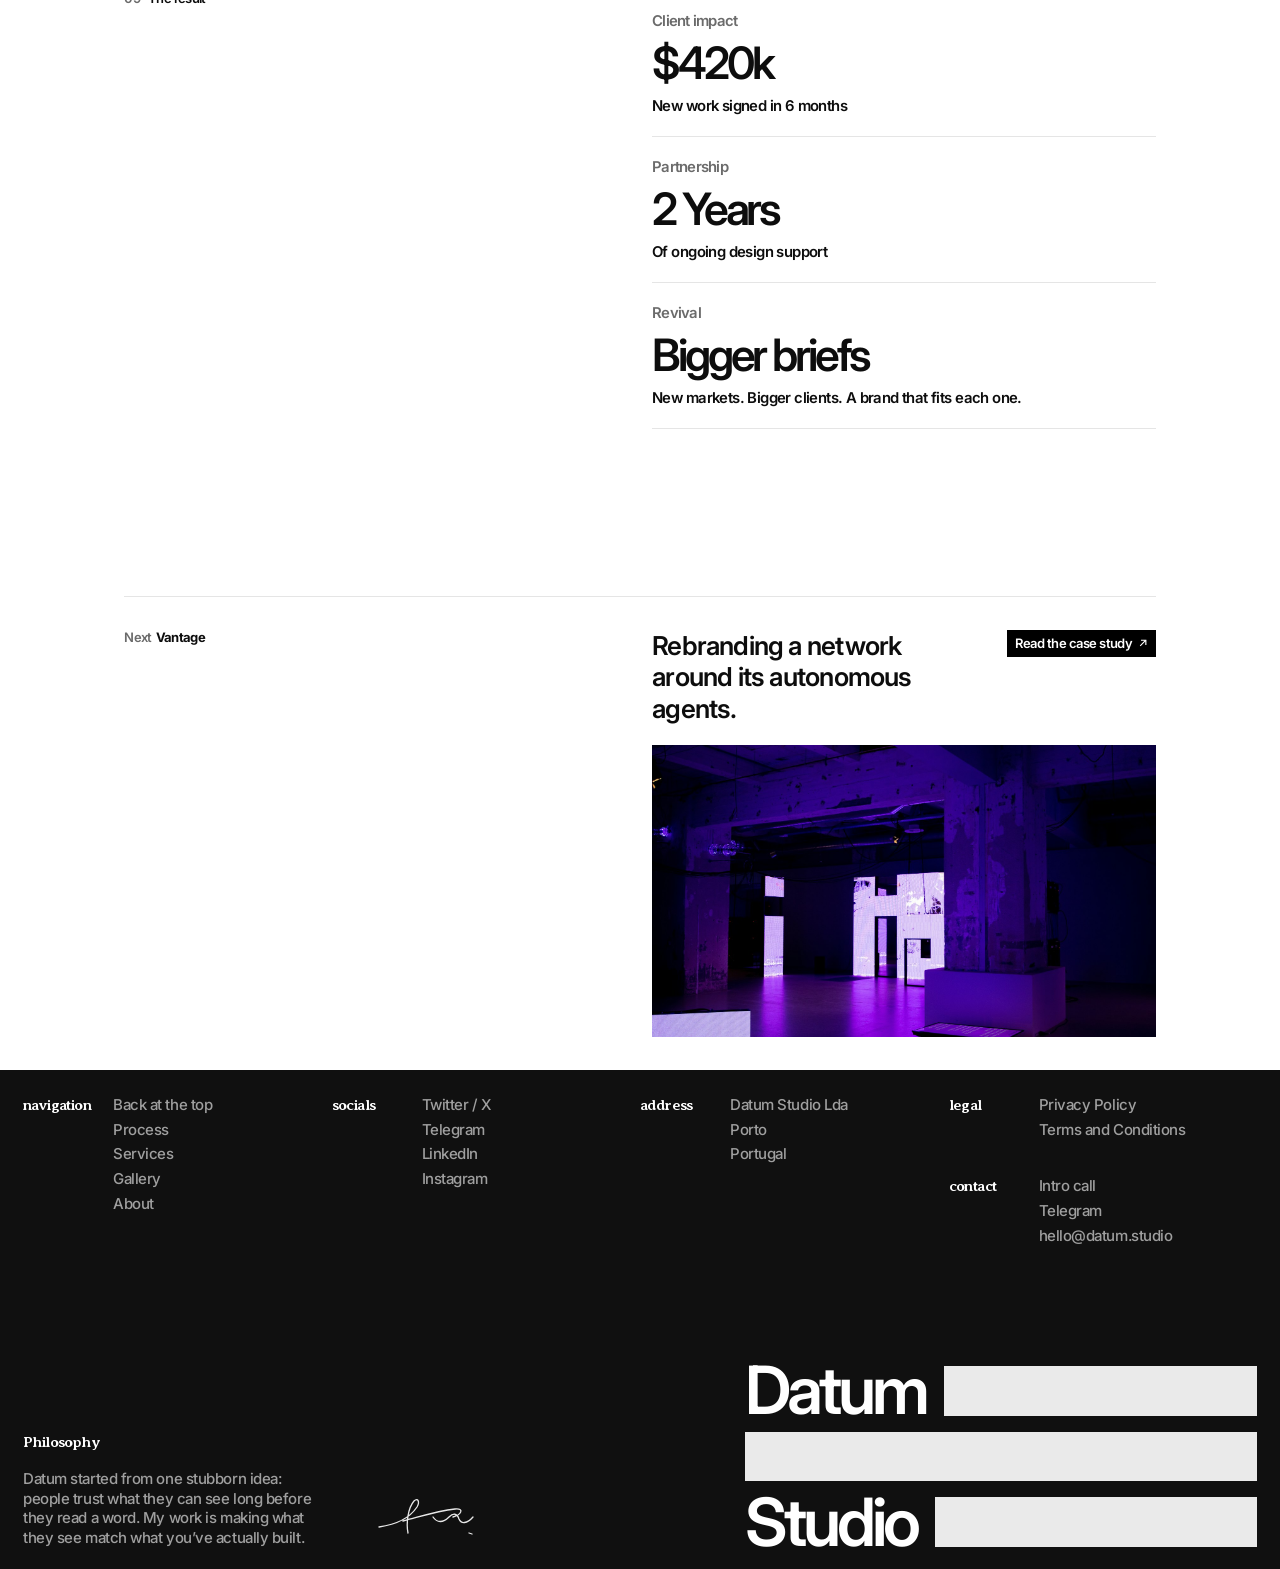
<file: case-northwind.html>
<!doctype html>
<html lang="en" data-root="">
<head>
<meta charset="utf-8">
<meta name="viewport" content="width=device-width, initial-scale=1">
<title>Northwind Collective case study | Datum</title>
<meta name="description" content="A new brand and an immersive website for a studio that has shipped 40+ products with us. Northwind had outgrown its look, so we rebuilt the identity around the founders it designs for, then turned the site into a 3D space you move through.">
<meta name="theme-color" content="#ffffff">
<link rel="icon" href="assets/img/favicon.svg" type="image/svg+xml">
<link rel="preconnect" href="https://fonts.googleapis.com">
<link rel="preconnect" href="https://fonts.gstatic.com" crossorigin>
<link rel="stylesheet" href="https://fonts.googleapis.com/css2?family=Averia+Serif+Libre:wght@400;700&family=DM+Mono:wght@400;500&family=Geist:wght@400;500;600&family=Hedvig+Letters+Serif&family=Inter+Tight:wght@500;600;700&family=Inter:wght@400;500;600;700;800&display=swap">
<link rel="stylesheet" href="assets/css/base.css"><link rel="stylesheet" href="assets/css/pages.css">
</head>
<body class="pg-case">
<div class="veil" aria-hidden="true"></div>
<header class="hdr" id="hdr">
  <a class="logo" href="index.html" aria-label="Datum home">
  <span class="logo__inner">
    <span class="logo__row"><span class="logo__word" data-text="Datum">Datum</span><span class="logo__bar"></span></span>
    <span class="logo__row"><span class="logo__bar logo__bar--full"></span></span>
    <span class="logo__row"><span class="logo__word" data-text="Studio">Studio</span><span class="logo__bar"></span><span class="logo__dot"></span></span>
  </span>
</a>
  <div class="hdr__clock" aria-live="off"><p>&nbsp;</p><p>&nbsp;</p></div>
  <div class="hdr__right">
    <nav class="nav" aria-label="Primary"><a class="nav__item" href="index.html"><span class="caret">&gt;</span><span class="nav__txt" data-text="Home">Home</span></a><a class="nav__item" href="index.html#services"><span class="caret">&gt;</span><span class="nav__txt" data-text="Services">Services</span></a><a class="nav__item" href="gallery.html"><span class="caret">&gt;</span><span class="nav__txt" data-text="Gallery">Gallery</span></a><a class="nav__item is-current" href="index.html#cases"><span class="caret">&gt;</span><span class="nav__txt" data-text="Case Studies">Case Studies</span></a><a class="nav__item" href="about.html"><span class="caret">&gt;</span><span class="nav__txt" data-text="About">About</span></a></nav>
    <div class="hdr__side">
      <button class="talk" type="button" data-open="book"><span class="talk__txt" data-text="Let’s Talk">Let’s Talk</span><svg viewBox="0 0 10 10" fill="none" stroke="currentColor" stroke-width="1.4" aria-hidden="true"><path d="M1.5 8.5l7-7M2.5 1.5h6v6"/></svg></button>
      <button class="sound" type="button" aria-pressed="true" aria-label="Turn sound effects off" data-cursor="grow"><svg viewBox="0 0 24 24" fill="none" stroke="currentColor" stroke-width="2" stroke-linecap="round" aria-hidden="true"><path d="M2 10v3"/><path d="M6 6v11"/><path d="M10 3v18"/><path d="M14 8v7"/><path d="M18 5v13"/><path d="M22 10v3"/></svg></button>
    </div>
  </div>
  <div class="hdr__mob">
    <span class="hdr__mslot" aria-hidden="true"></span>
    <button class="dots" type="button" aria-label="Open menu"><span></span><span></span><span></span><span></span><span></span><span></span><span></span><span></span><span></span></button>
  </div>
</header>
<button class="btn btn--dark btn--sm mtalk" type="button" data-open="book"><span>Let’s Talk <svg viewBox="0 0 10 10" fill="none" stroke="currentColor" stroke-width="1.4" aria-hidden="true"><path d="M1.5 8.5l7-7M2.5 1.5h6v6"/></svg></span></button>
<div class="booking" aria-hidden="true">Booking projects for Jan’27</div>
<main class="cs" data-zone="case" data-bk="32.93%">
  <header class="cs__head"><h1 class="cs__h1">Repositioning a design studio for the founders it serves.</h1><div class="meta"><div class="meta__c"><p>Client</p><div>Northwind Collective</div></div><div class="meta__c"><p>Services</p><div>Brand identity<br>Web design<br>Development<br>3D &amp; Motion</div></div></div><div class="cs__desc"><p>Description</p><p>A new brand and an immersive website for a studio that has shipped 40+ products with us. Northwind had outgrown its look, so we rebuilt the identity around the founders it designs for, then turned the site into a 3D space you move through.</p></div><div class="meta"><div class="meta__c"><p>Industry</p><div>Design studio · Startups</div></div><div class="meta__c"><p>Timeline</p><div>2 weeks brand<br>1.5 weeks web design<br>1 week development</div></div></div></header>
  <div class="strips" data-strips><div class="strips__row strips__row--a" data-speed="-0.35"><figure style="width:36.6rem"><img src="assets/img/nw-wall.jpg" alt=""></figure><figure style="width:48.8rem"><img src="assets/img/nw-book.jpg" alt=""></figure><figure style="width:33.3rem"><img src="assets/img/nw-banner.jpg" alt=""></figure><figure style="width:40rem"><img src="assets/img/nw-bookopen.jpg" alt=""></figure></div><div class="strips__row strips__row--b" data-speed="0.3"><figure style="width:42.2rem"><img src="assets/img/nw-cards.jpg" alt="" loading="lazy"></figure><figure style="width:42.2rem"><img src="assets/img/nw-planner.jpg" alt="" loading="lazy"></figure><figure style="width:42.2rem"><img src="assets/img/nw-tote.jpg" alt="" loading="lazy"></figure><figure style="width:42.2rem"><img src="assets/img/nw-street.jpg" alt="" loading="lazy"></figure></div></div>
  <section class="ovw"><h2>Overview</h2><div class="ovw__r"><div><p class="ovw__p">Northwind spent years heads-down on client launches. The studio grew. Its own brand never caught up. We stepped in, rebuilt it from the foundation and carried it into a website that shows how Northwind actually works.</p><div class="ovk"><div><p>Partnership</p><b>40+</b><span>Products shipped together</span></div><div><p>Client impact</p><b>$120M+</b><span>Raised by the teams we built for</span></div><div><p>Timeline</p><b>4.5 w</b><span>From branding to website launch</span></div></div></div>
    <figure class="qt"><blockquote>“We run our own studio and still bring Elias in on the client work we can’t afford to get wrong. He’s the one person I trust with brand, website and product on the same job.”</blockquote><figcaption><img src="assets/img/p-miki.jpg" alt=""><span>Jonah Reyes<small>Founder, Northwind Collective</small></span></figcaption></figure></div></section>
  <section class="chap"><div class="chap__rule"></div><div class="chap__hd"><p class="chap__lbl"><span>01</span>About the project</p><div class="chap__txt"><h2>Their work had moved on.<br>Their brand had not.</h2><p>Northwind designs for founders and early-stage teams. The identity described an earlier version of the studio, still rooted in a scene it had already outgrown. After a handful of rounds we agreed it couldn’t stay close to those roots. It had to evolve.</p></div></div><div class="chap__media"><div class="g2"><div class="cm cm--43"><img src="assets/img/nw-book.jpg" alt="" loading="lazy"></div><div class="cm cm--43"><img src="assets/img/nw-planner.jpg" alt="" loading="lazy"></div></div></div></section><section class="chap"><div class="chap__rule"></div><div class="chap__hd"><p class="chap__lbl"><span>02</span>The challenge</p><div class="chap__txt"><h2>Stand out in a field where<br>every studio looks the same.</h2><p>Studio sites share a uniform. Dark backgrounds, neon accents, a little mystery. Northwind lives in that world every day, but looking like it would make them one more studio in the scroll. The brand had to feel native to founders and still break the pattern.</p></div></div><div class="chap__media"><ul class="four"><li><small>A</small><b>Outgrown, not broken</b><p>The company had grown. The brand still described the old one.</p></li><li><small>B</small><b>A template look</b><p>No shape, no personality, nothing that said who they are.</p></li><li><small>C</small><b>A crowded field</b><p>Every competitor leans the same way. Standing apart was the brief.</p></li><li><small>D</small><b>Experts judging</b><p>Their audience spots lazy design in seconds.</p></li></ul><div class="g3"><div class="cm cm--tall"><img src="assets/img/ws-night.jpg" alt="" loading="lazy"></div><div class="cm cm--tall"><img src="assets/img/ws-code.jpg" alt="" loading="lazy"></div><div class="cm cm--tall"><img src="assets/img/ws-keys.jpg" alt="" loading="lazy"></div></div></div></section><section class="chap"><div class="chap__rule"></div><div class="chap__hd"><p class="chap__lbl"><span>03</span>Brand discovery</p><div class="chap__txt"><h2>Show up in the light while<br>everyone else stays in the dark.</h2><p>A few working sessions with the founder before a single pixel. An honest audit of the old brand and site, a look at where Northwind sits next to the studios it competes with, then the harder questions: who Northwind works for, what those founders see every day, and what would make them stop scrolling.</p></div></div><div class="chap__media"><div class="cm cm--wide"><img src="assets/img/g-abs4.jpg" alt="" loading="lazy"></div></div></section><section class="chap"><div class="chap__rule"></div><div class="chap__hd"><p class="chap__lbl"><span>04</span>Setting the principle</p><div class="chap__txt"><h2>The work does the talking.<br>The brand stays out of the way.</h2><p>Northwind exists for its clients, so the brand behaves the way the studio does. Quiet, precise, focused on the work. One rule every decision had to pass: keep the system minimal and let client work carry the colour, the imagery and the energy. One typeface. A tight palette. A light canvas.</p></div></div><div class="chap__media"><div class="cm cm--wide"><img src="assets/img/ws-desk.jpg" alt="" loading="lazy"></div></div></section><section class="chap"><div class="chap__rule"></div><div class="chap__hd"><p class="chap__lbl"><span>05</span>The search for a colour</p><div class="chap__txt"><h2>In a minimal system, the accent<br>does most of the talking.</h2><p>With so little else on the page, one colour had to carry the brand. Blue read as safe and corporate. Purple sat too close to the scene Northwind designs for. Neither gave it a voice of its own.</p></div></div><div class="chap__media"><div class="cm" style="padding:3.4rem 2.6rem;background:#141414"><div class="g3 boards"><div class="bcard"><div class="bcard__top"><svg viewBox="0 0 300 200" preserveAspectRatio="xMidYMid slice"><rect width="300" height="200" fill="#2b5ce6"/><g fill="none" stroke="#fff" stroke-width="1.2" opacity=".9"><ellipse cx="150" cy="220" rx="60" ry="140"/><ellipse cx="159" cy="214" rx="78" ry="134"/><ellipse cx="168" cy="208" rx="96" ry="128"/><ellipse cx="177" cy="202" rx="114" ry="122"/><ellipse cx="186" cy="196" rx="132" ry="116"/><ellipse cx="195" cy="190" rx="150" ry="110"/><ellipse cx="204" cy="184" rx="168" ry="104"/><ellipse cx="213" cy="178" rx="186" ry="98"/></g></svg></div><div class="bcard__b"><h4>Built to be trusted from the first click</h4><p>Complex products live or die on clarity. We turn dense ideas into interfaces and brands people understand at a glance.</p></div></div><div class="bcard"><div class="bcard__top"><svg viewBox="0 0 300 200" preserveAspectRatio="xMidYMid slice"><rect width="300" height="200" fill="#5b2be6"/><g fill="none" stroke="#fff" stroke-width="1.2" opacity=".9"><ellipse cx="150" cy="220" rx="60" ry="140"/><ellipse cx="159" cy="214" rx="78" ry="134"/><ellipse cx="168" cy="208" rx="96" ry="128"/><ellipse cx="177" cy="202" rx="114" ry="122"/><ellipse cx="186" cy="196" rx="132" ry="116"/><ellipse cx="195" cy="190" rx="150" ry="110"/><ellipse cx="204" cy="184" rx="168" ry="104"/><ellipse cx="213" cy="178" rx="186" ry="98"/></g></svg></div><div class="bcard__b"><h4>Make the future make sense to everyone</h4><p>Big ideas don’t sell themselves. We shape them into brands people want to use.</p></div></div><div class="bcard"><div class="bcard__top"><svg viewBox="0 0 300 200" preserveAspectRatio="xMidYMid slice"><rect width="300" height="200" fill="#ff5a1f"/><g fill="none" stroke="#fff" stroke-width="1.2" opacity=".9"><ellipse cx="150" cy="220" rx="60" ry="140"/><ellipse cx="159" cy="214" rx="78" ry="134"/><ellipse cx="168" cy="208" rx="96" ry="128"/><ellipse cx="177" cy="202" rx="114" ry="122"/><ellipse cx="186" cy="196" rx="132" ry="116"/><ellipse cx="195" cy="190" rx="150" ry="110"/><ellipse cx="204" cy="184" rx="168" ry="104"/><ellipse cx="213" cy="178" rx="186" ry="98"/></g></svg></div><div class="bcard__b"><h4>Design for what’s next, not what’s now</h4><p>We partner with ambitious teams building ahead of the curve, and ship the brands that help them get there first.</p></div></div></div></div></div></section><section class="chap"><div class="chap__rule"></div><div class="chap__hd"><p class="chap__lbl"><span>06</span>Testing the orange</p><div class="chap__txt"><h2>Orange earned its place.</h2><p>Bright enough to own a feed, warm enough to feel human, and rare among studios. We stress-tested it on dark and light surfaces, in print and in motion, before locking the palette.</p></div></div><div class="chap__media"><div class="swatches"><div><small><b>Ink</b> Grounds the system and gives the orange room to speak.</small><i style="background:#0d0d0d;color:#fff"><span>100%</span><span>#0D0D0D</span></i></div><div><small><b>Paper</b> A warm neutral that keeps pages calm and readable.</small><i style="background:#f3f2f0;color:#111"><span>100%</span><span>#F3F2F0</span></i></div><div><small><b>Signal</b> Used sparingly, only where attention is earned.</small><i style="background:#ff5a1f;color:#111"><span>100%</span><span>#FF5A1F</span></i></div></div></div></section><section class="chap"><div class="chap__rule"></div><div class="chap__hd"><p class="chap__lbl"><span>07</span>Iterations</p><div class="chap__txt"><h2>A week and a half of design,<br>with Northwind in the loop.</h2><p>With the brand locked, every round focused on the experience: the layout of the site, how people move through it, and how fast they reach the work.</p></div></div><div class="chap__media"><div class="g3"><figure><div class="cm cm--tall"><img src="assets/img/ws-ipad2.jpg" alt="" loading="lazy"></div><figcaption class="cap">First round: a simpler layout with the work up front.</figcaption></figure><figure><div class="cm cm--tall"><img src="assets/img/ws-code2.jpg" alt="" loading="lazy"></div><figcaption class="cap">Second round: a classic sales page heavy on numbers.</figcaption></figure><figure><div class="cm cm--tall"><img src="assets/img/ws-plants.jpg" alt="" loading="lazy"></div><figcaption class="cap">Final: a calm structure that shows the work step by step.</figcaption></figure></div></div></section><section class="chap"><div class="chap__rule"></div><div class="chap__hd"><p class="chap__lbl"><span>08</span>Final website</p><div class="chap__txt"><h2>Designed in Figma. Built by hand.<br>Brought to life with WebGL.</h2><p>One week of development, all feedback included. A static build runs the site, WebGL renders the 3D desk and scroll-driven motion ties it together, keeping Northwind’s client work at the centre.</p></div></div><div class="chap__media"><div class="tools"><span>Figma</span><span>Blender</span><span>Vanilla JS</span><span>Static HTML</span><span>Photoshop</span><span>WebGL</span></div><div class="cm cm--wide" style="margin-top:3rem"><img src="assets/img/ws-laptopdark.jpg" alt="" loading="lazy"></div></div></section>
  <section class="chap"><div class="chap__rule"></div><div class="chap__hd"><p class="chap__lbl"><span>09</span>The result</p><div class="res"><div><p>Client impact</p><b>$420k</b><span>New work signed in 6 months</span></div><div><p>Partnership</p><b>2 Years</b><span>Of ongoing design support</span></div><div><p>Revival</p><b>Bigger briefs</b><span>New markets. Bigger clients. A brand that fits each one.</span></div></div></div></section>
  <section class="nextc"><div class="chap__rule"></div><div class="nextc__hd"><p class="nextc__lbl">Next<b>Vantage</b></p>
    <div class="nextc__t"><h2>Rebranding a network around its autonomous agents.</h2><a class="btn btn--black btn--sm" href="case-vantage.html"><span>Read the case study <svg viewBox="0 0 10 10" fill="none" stroke="currentColor" stroke-width="1.4" aria-hidden="true"><path d="M1.5 8.5l7-7M2.5 1.5h6v6"/></svg></span></a></div></div>
    <a class="cm nextc__img" href="case-vantage.html" data-cursor="media" aria-label="Open Vantage case study"><img src="assets/img/vt-room.jpg" alt="" loading="lazy"></a></section>
</main><footer class="foot" data-zone="foot" data-bk="var(--edge)">
  <div class="foot__top">
    <div class="foot__col"><p class="foot__lbl">navigation</p><div class="foot__links"><a href="#" data-jump="top">Back at the top</a><a href="index.html#services" data-jump="services">Process</a><a href="index.html#services" data-jump="services">Services</a><a href="gallery.html">Gallery</a><a href="about.html">About</a></div></div>
    <div class="foot__col"><p class="foot__lbl">socials</p><div class="foot__links"><a href="https://x.com/" target="_blank" rel="noopener">Twitter / X</a><a href="https://t.me/" target="_blank" rel="noopener">Telegram</a><a href="https://www.linkedin.com/" target="_blank" rel="noopener">LinkedIn</a><a href="https://www.instagram.com/" target="_blank" rel="noopener">Instagram</a></div></div>
    <div class="foot__col"><p class="foot__lbl">address</p><div class="foot__links"><span>Datum Studio Lda</span><span>Porto</span><span>Portugal</span></div></div>
    <div class="foot__col"><p class="foot__lbl">legal</p><div class="foot__links"><a href="privacy.html">Privacy Policy</a><a href="terms.html">Terms and Conditions</a></div>
      <p class="foot__lbl">contact</p><div class="foot__links"><a href="intro.html">Intro call</a><a href="https://t.me/" target="_blank" rel="noopener">Telegram</a><a href="mailto:hello@datum.studio">hello@datum.studio</a></div></div>
  </div>
  <div class="foot__bot">
    <div class="foot__phil"><div><b>Philosophy</b><p>Datum started from one stubborn idea: people trust what they can see long before they read a word. My work is making what they see match what you’ve actually built.</p></div><svg class="foot__sign" viewBox="0 0 120 60" fill="none" stroke="currentColor" stroke-width="1.3" stroke-linecap="round" aria-hidden="true"><path d="M6 40c14-2 30-8 38-20 3-5 1-10-3-6-6 7-8 22-6 32M30 34c16-4 34-10 52-12 10-1 6 6-2 8M60 30c4 6 10 6 16 0 4-4 8-4 10 2 2 5 8 5 14-2M96 46l3 1"/></svg></div>
    <div class="biglogo" aria-hidden="true">
      <div class="biglogo__row"><span class="biglogo__word">Datum</span><span class="biglogo__bar"></span></div>
      <div class="biglogo__row"><span class="biglogo__bar"></span></div>
      <div class="biglogo__row"><span class="biglogo__word">Studio</span><span class="biglogo__bar"></span></div>
    </div>
  </div>
</footer>
<div class="mmenu" role="dialog" aria-label="Menu">
  <button class="mmenu__x" type="button" aria-label="Close menu"><svg viewBox="0 0 12 12" fill="none" stroke="currentColor" stroke-width="1.6" aria-hidden="true"><path d="M1 1l10 10M11 1L1 11"/></svg></button>
  <nav>
    <a href="index.html">Home</a><a href="index.html#services">Services</a><a href="gallery.html">Gallery</a>
    <a href="index.html#cases">Case Studies</a><a href="about.html">About</a>
  </nav>
  <button class="btn btn--white" type="button" data-open="book"><span>Let’s Talk <svg viewBox="0 0 10 10" fill="none" stroke="currentColor" stroke-width="1.4" aria-hidden="true"><path d="M1.5 8.5l7-7M2.5 1.5h6v6"/></svg></span></button>
</div>

<div class="scrim" aria-hidden="true"></div>

<aside class="drawer" id="drawer-book" aria-hidden="true" aria-label="Book a call">
  <div class="drawer__bar"><p class="drawer__title">Book a call</p><button class="xbtn" type="button" data-close aria-label="Close"><svg viewBox="0 0 12 12" fill="none" stroke="currentColor" stroke-width="1.6" aria-hidden="true"><path d="M1 1l10 10M11 1L1 11"/></svg></button></div>
  <div class="drawer__body"><div class="cal">
  <div class="cal__side">
    <div class="cal__who">
      <span class="cal__ava"><img src="assets/img/p-founder.jpg" alt="" loading="lazy"></span>
      <span class="cal__name">Elias Marin</span>
      <span class="cal__type">30 Min Intro Call</span>
      <p class="cal__desc">Glad you’re here. Share a little about your company before the call so the half hour goes to the parts that matter.</p>
      <div class="cal__meta">
        <span><svg viewBox="0 0 16 16" fill="none" stroke="currentColor" stroke-width="1.4"><circle cx="8" cy="8" r="6.5"/><path d="M8 4.5V8l2.5 1.5"/></svg>30m</span>
        <span><svg viewBox="0 0 16 16" fill="none" stroke="currentColor" stroke-width="1.4"><rect x="1.5" y="4" width="9" height="8" rx="1.5"/><path d="M10.5 7l4-2.5v7l-4-2.5"/></svg>Video call</span>
        <span><svg viewBox="0 0 16 16" fill="none" stroke="currentColor" stroke-width="1.4"><circle cx="8" cy="8" r="6.5"/><path d="M1.5 8h13M8 1.5c2 2 2 11 0 13M8 1.5c-2 2-2 11 0 13"/></svg>Europe/Lisbon</span>
      </div>
    </div>
  </div>
  <div class="cal__main">
    <div class="cal__month"><span><b>Month</b><i> 2026</i></span><span class="cal__nav"><button type="button" data-cal="prev" aria-label="Previous month">‹</button><button type="button" data-cal="next" aria-label="Next month">›</button></span></div>
    <div class="cal__grid"></div>
  </div>
  <div class="cal__slots"><h4>Day</h4><div class="cal__times"></div>
    <form class="cal__form" novalidate>
      <div class="fld"><label>Your name</label><input type="text" required placeholder="Full name"><p class="fld__err">Please add your name.</p></div>
      <div class="fld"><label>Email</label><input type="email" required placeholder="name@company.com"><p class="fld__err">Add an email for the invite.</p></div>
      <button class="btn btn--black" type="submit"><span>Confirm booking <svg viewBox="0 0 10 10" fill="none" stroke="currentColor" stroke-width="1.4" aria-hidden="true"><path d="M1.5 8.5l7-7M2.5 1.5h6v6"/></svg></span></button>
    </form>
  </div>
  <div class="cal__done" role="status"><p>You’re booked.</p><p></p></div>
  <p class="cal__brand">Scheduling by Datum</p>
</div></div>
</aside>

<aside class="drawer drawer--wide" id="drawer-message" aria-hidden="true" aria-label="Send a message">
  <div class="drawer__body">
    <div class="msg">
      <button class="xbtn msg__x" type="button" data-close aria-label="Close"><svg viewBox="0 0 12 12" fill="none" stroke="currentColor" stroke-width="1.6" aria-hidden="true"><path d="M1 1l10 10M11 1L1 11"/></svg></button>
      <h3>Send me a message.</h3>
      <p class="msg__lead">Tell me what you’re building and where it feels stuck. Datum replies within one working day.</p>
      <form novalidate>
        <div class="fld"><label for="m-email">Email</label><input id="m-email" type="email" required placeholder="name@company.com"><p class="fld__err">Add an email we can reply to.</p></div>
        <div class="fld"><label for="m-svc">Service</label><select id="m-svc"><option>Brand identity</option><option>Website design &amp; build</option><option>Product design</option><option>Not sure yet</option></select></div>
        <div class="fld"><label for="m-budget">Budget</label><input id="m-budget" type="text" placeholder="A range, or not sure yet"></div>
        <div class="fld"><label for="m-msg">Message</label><textarea id="m-msg" required placeholder="Write me anything"></textarea><p class="fld__err">A line or two is enough.</p></div>
        <button class="btn btn--black" type="submit"><span>Send <svg viewBox="0 0 10 10" fill="none" stroke="currentColor" stroke-width="1.4" aria-hidden="true"><path d="M1.5 8.5l7-7M2.5 1.5h6v6"/></svg></span></button>
      </form>
      <div class="msg__done" role="status"><p>Your message is in.</p><p>Datum will get back to you within 24 hours.</p></div>
    </div>
  </div>
</aside>

<div class="vmodal" role="dialog" aria-label="Video player">
  <div class="vmodal__bg"></div>
  <div class="vmodal__box">
    <button class="vmodal__close" type="button"><svg viewBox="0 0 12 12" fill="none" stroke="currentColor" stroke-width="1.6" aria-hidden="true"><path d="M1 1l10 10M11 1L1 11"/></svg><span>Close</span></button>
    <div class="vmodal__player">
      <video playsinline loop preload="none"></video>
      <button class="vmodal__toggle" type="button" aria-label="Play or pause"></button>
      <button class="vmodal__snd" type="button"><svg viewBox="0 0 24 24" fill="none" stroke="currentColor" stroke-width="2" stroke-linecap="round" aria-hidden="true"><path d="M2 10v3"/><path d="M6 6v11"/><path d="M10 3v18"/><path d="M14 8v7"/><path d="M18 5v13"/><path d="M22 10v3"/></svg><span>Sound on</span></button>
    </div>
  </div>
</div>
<script src="assets/js/core.js" defer></script><script src="assets/js/pages.js" defer></script>
</body>
</html>
</file>
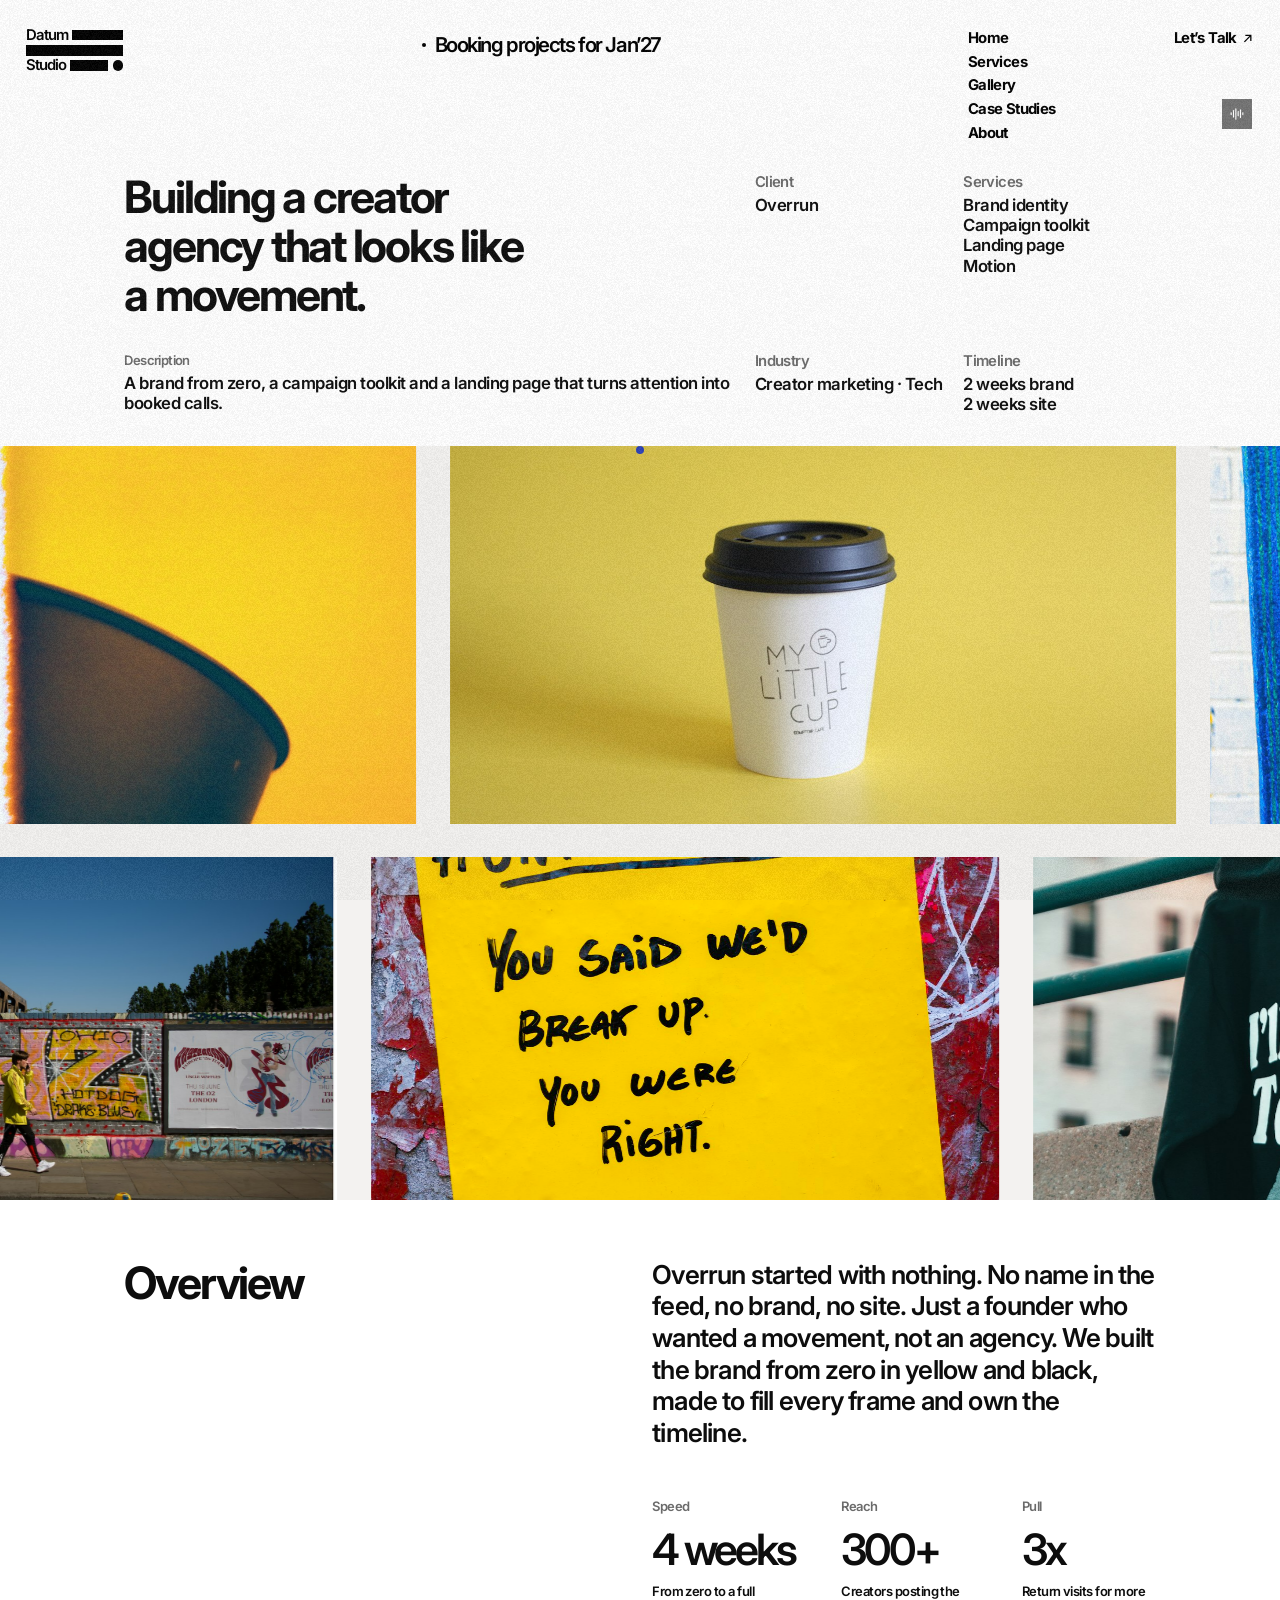
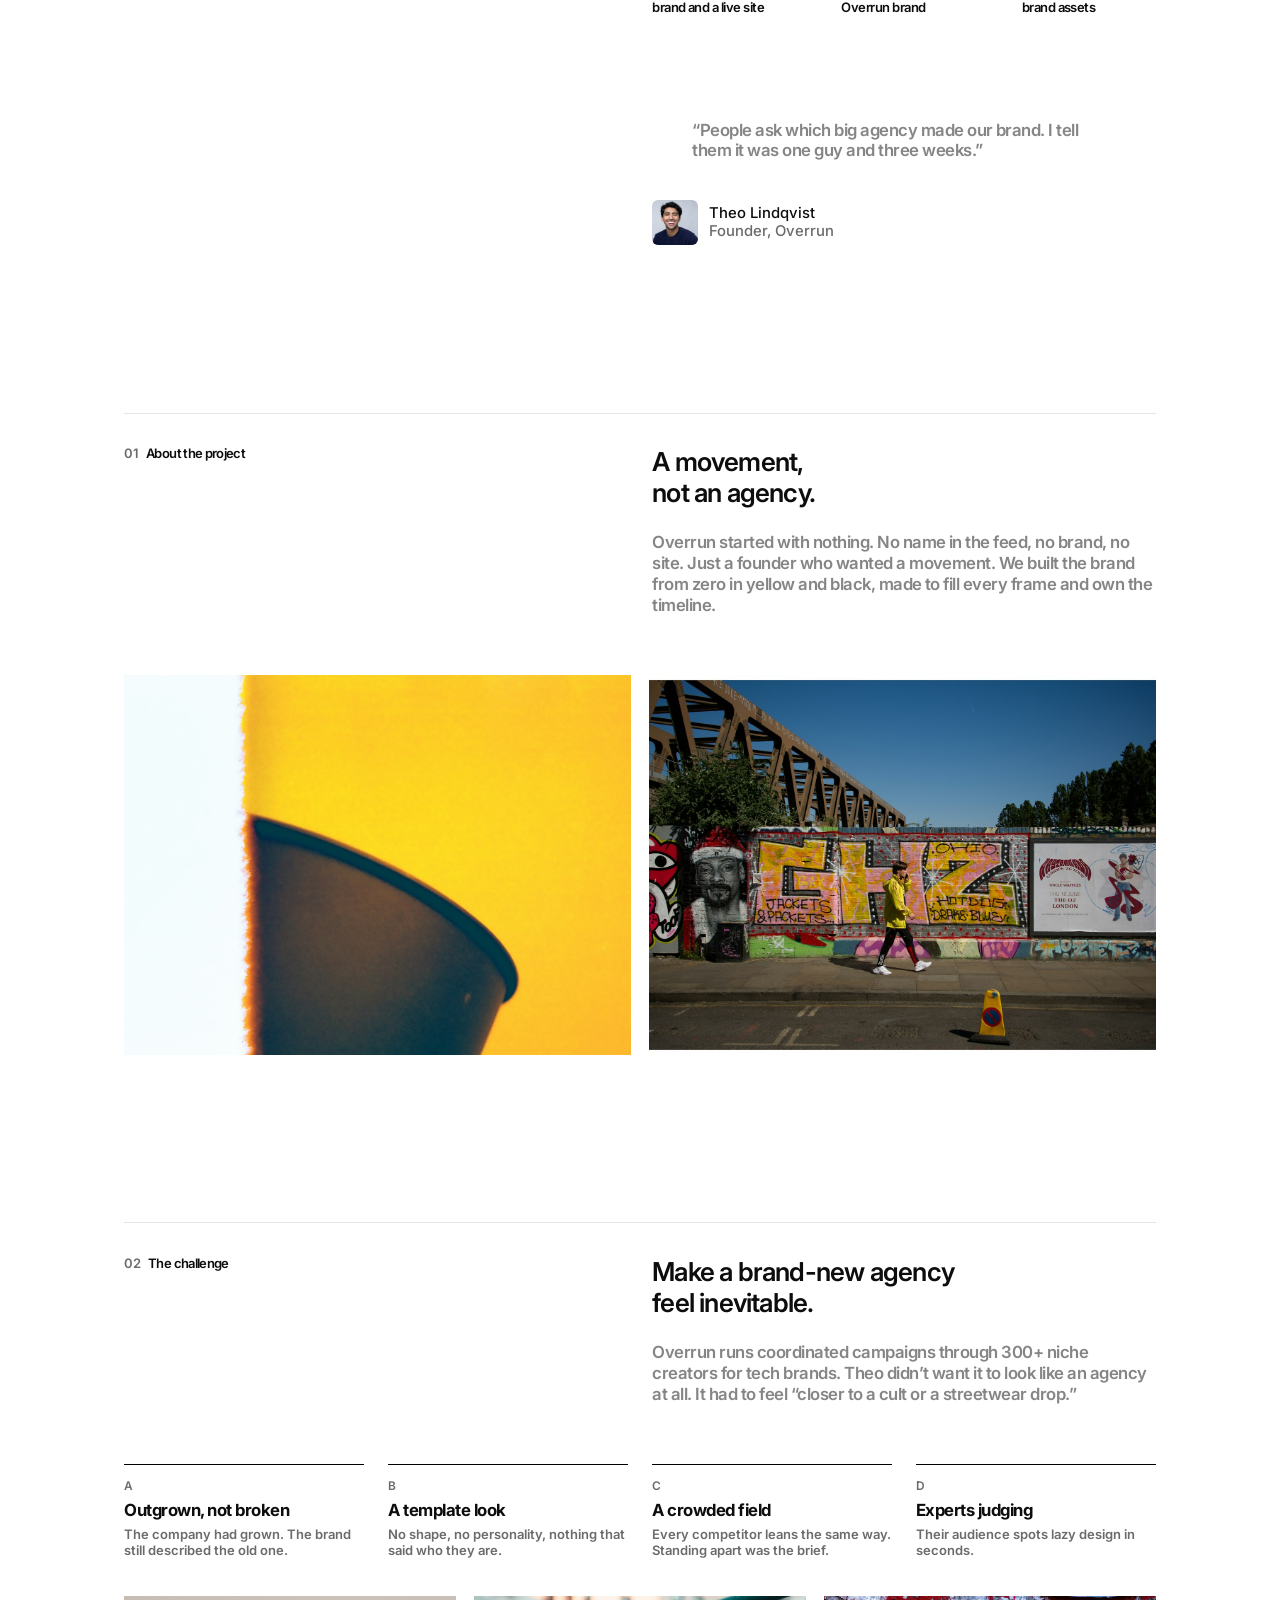
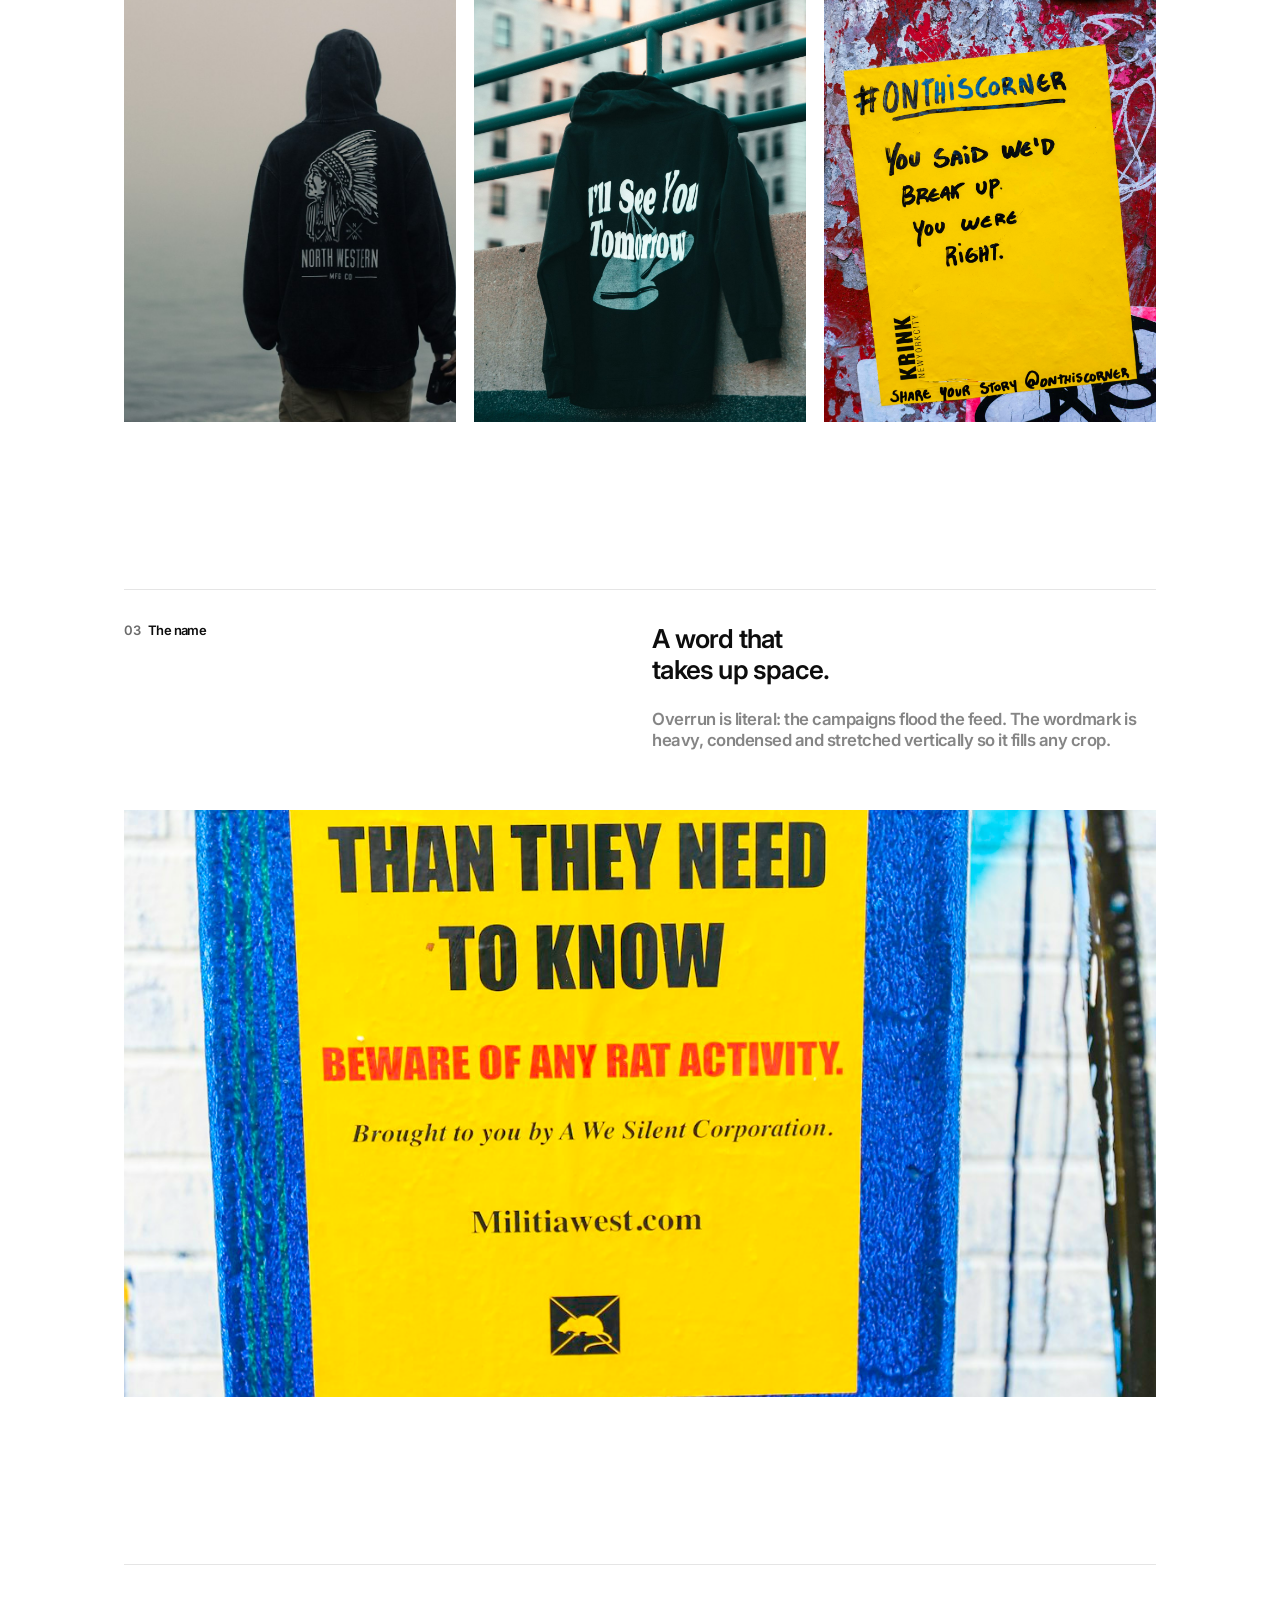
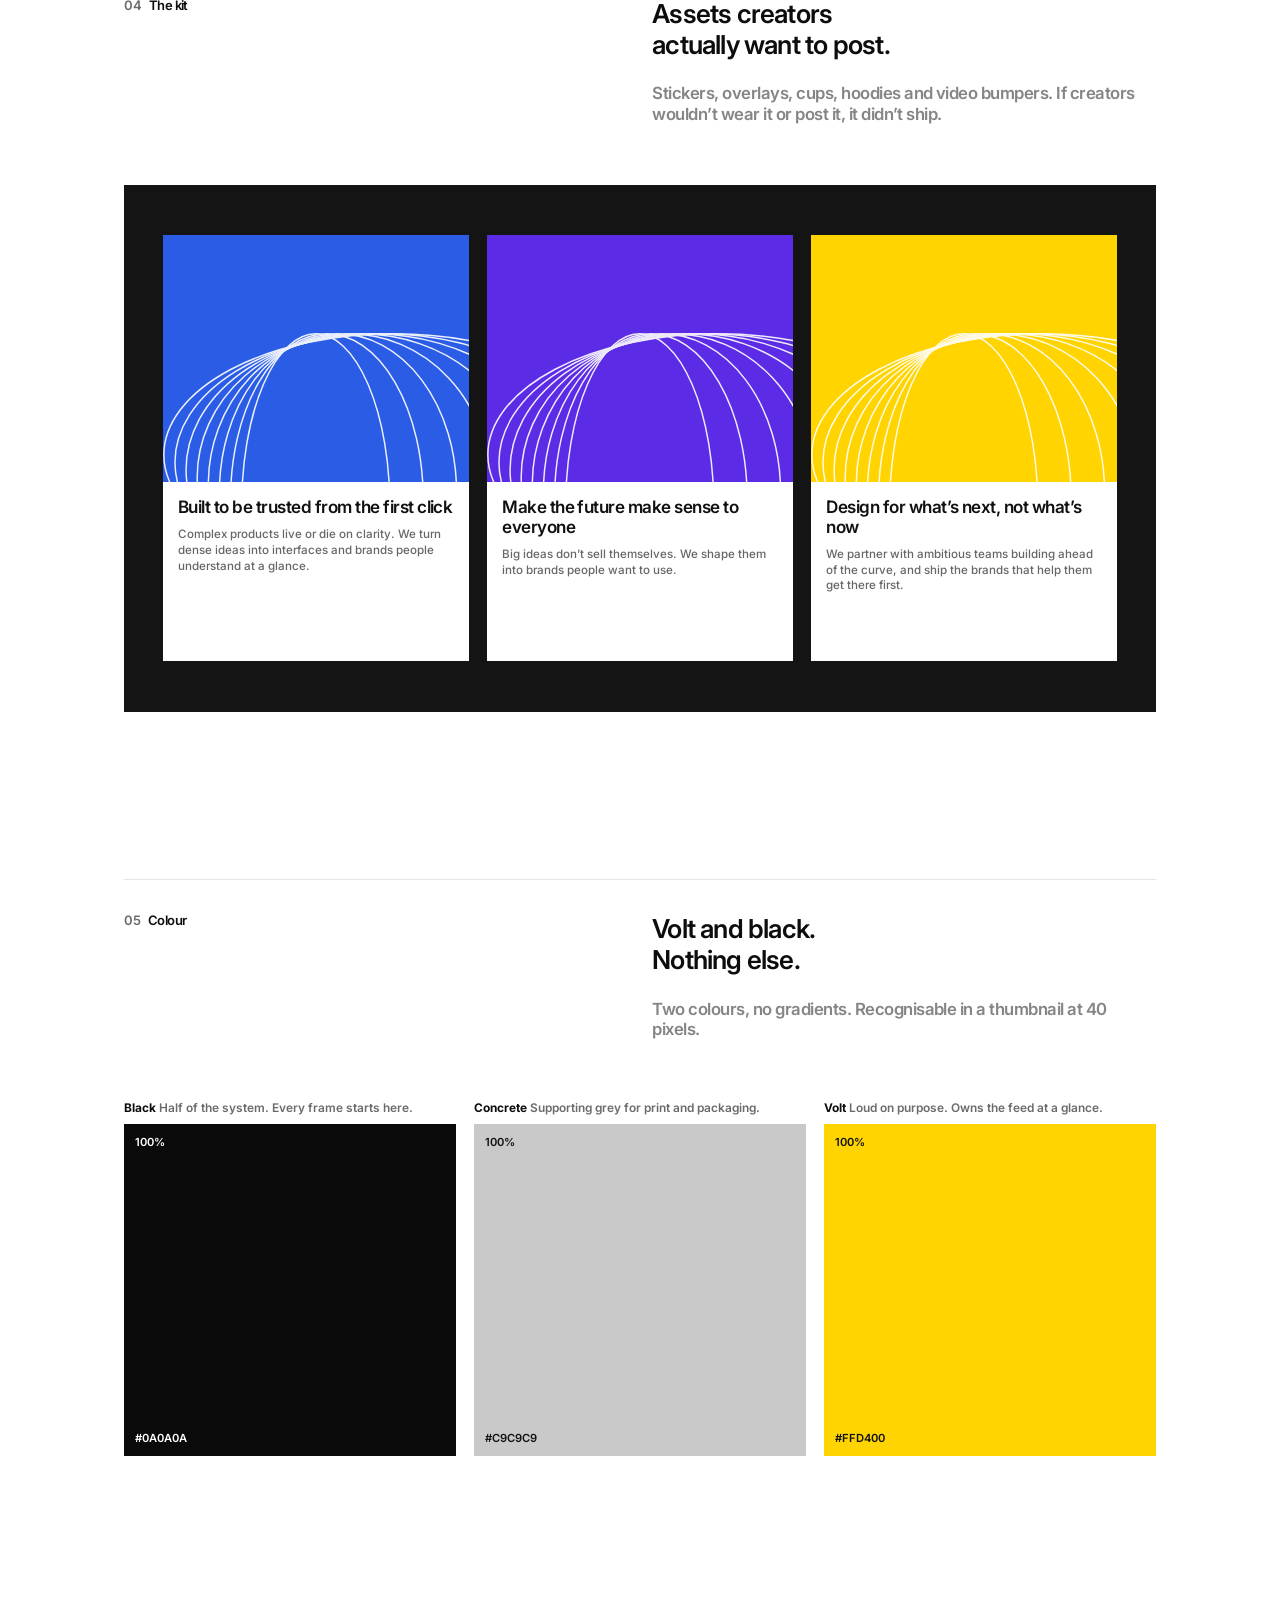
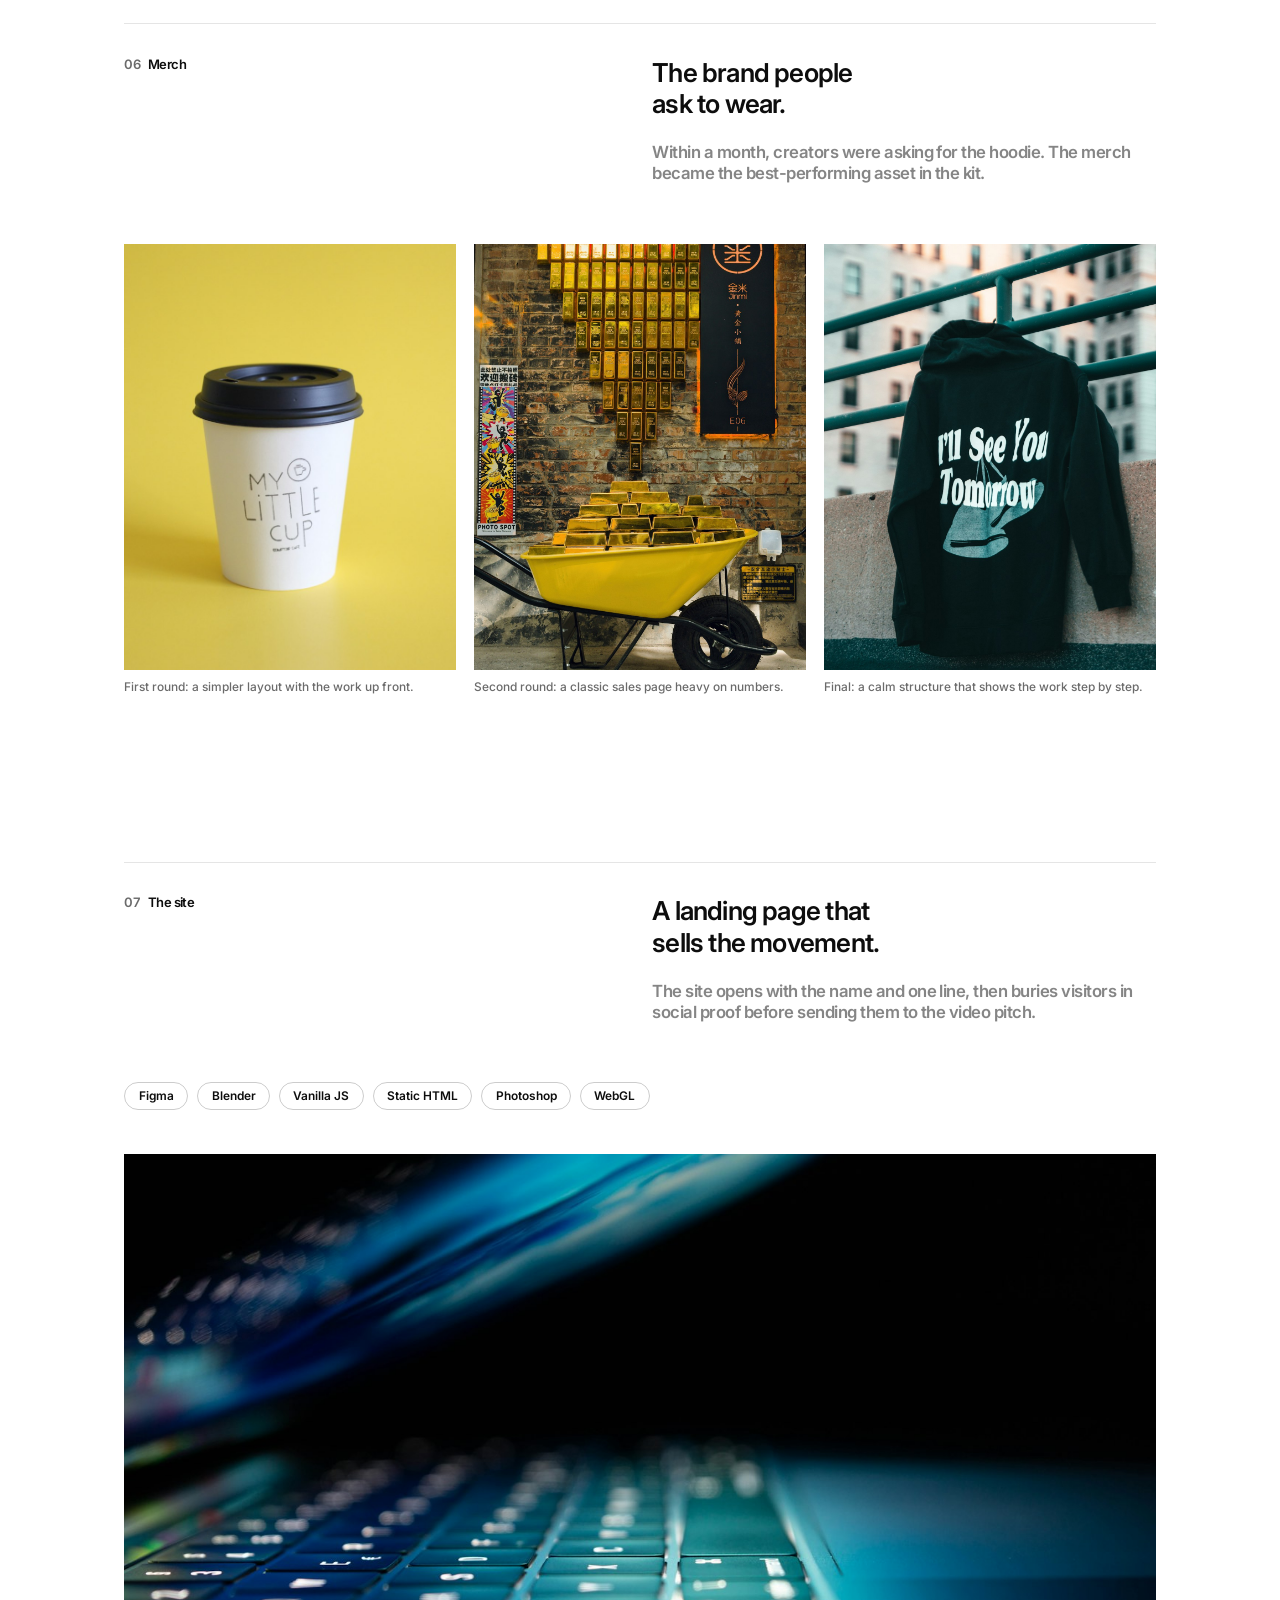
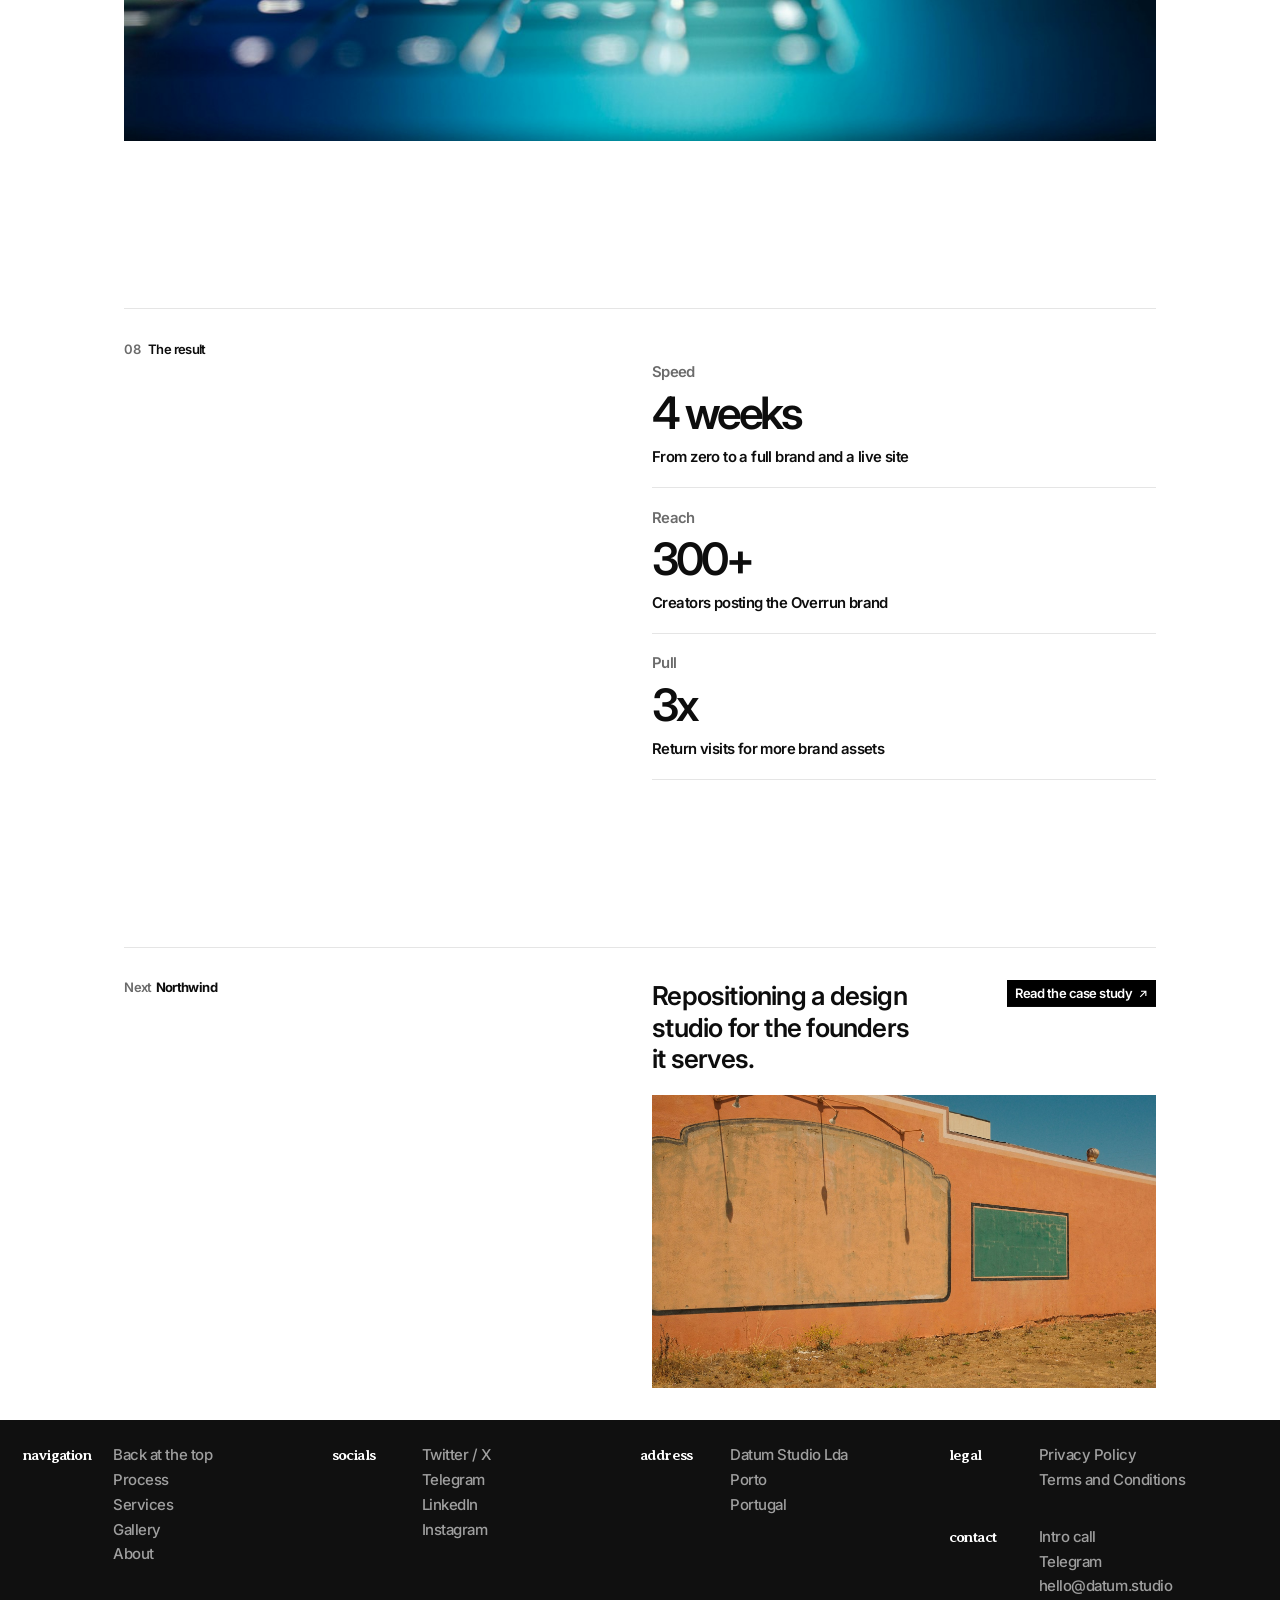
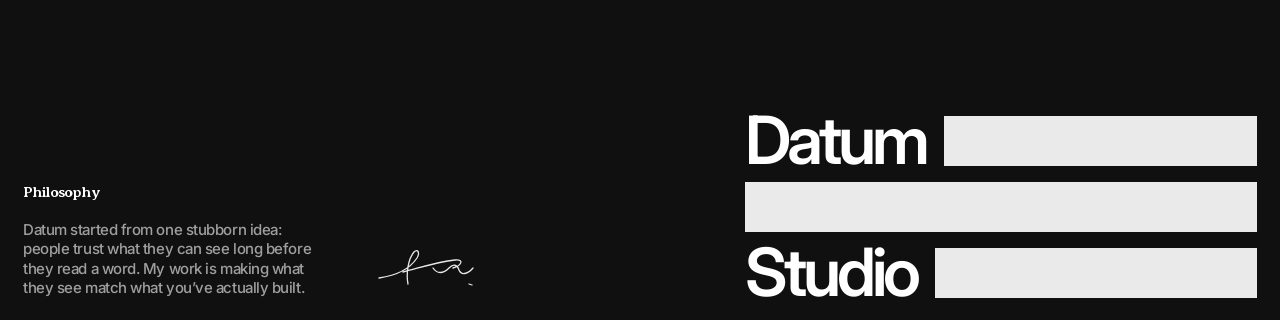
<file: case-overrun.html>
<!doctype html>
<html lang="en" data-root="">
<head>
<meta charset="utf-8">
<meta name="viewport" content="width=device-width, initial-scale=1">
<title>Overrun case study | Datum</title>
<meta name="description" content="A brand from zero, a campaign toolkit and a landing page that turns attention into booked calls.">
<meta name="theme-color" content="#ffffff">
<link rel="icon" href="assets/img/favicon.svg" type="image/svg+xml">
<link rel="preconnect" href="https://fonts.googleapis.com">
<link rel="preconnect" href="https://fonts.gstatic.com" crossorigin>
<link rel="stylesheet" href="https://fonts.googleapis.com/css2?family=Averia+Serif+Libre:wght@400;700&family=DM+Mono:wght@400;500&family=Geist:wght@400;500;600&family=Hedvig+Letters+Serif&family=Inter+Tight:wght@500;600;700&family=Inter:wght@400;500;600;700;800&display=swap">
<link rel="stylesheet" href="assets/css/base.css"><link rel="stylesheet" href="assets/css/pages.css">
</head>
<body class="pg-case">
<div class="veil" aria-hidden="true"></div>
<header class="hdr" id="hdr">
  <a class="logo" href="index.html" aria-label="Datum home">
  <span class="logo__inner">
    <span class="logo__row"><span class="logo__word" data-text="Datum">Datum</span><span class="logo__bar"></span></span>
    <span class="logo__row"><span class="logo__bar logo__bar--full"></span></span>
    <span class="logo__row"><span class="logo__word" data-text="Studio">Studio</span><span class="logo__bar"></span><span class="logo__dot"></span></span>
  </span>
</a>
  <div class="hdr__clock" aria-live="off"><p>&nbsp;</p><p>&nbsp;</p></div>
  <div class="hdr__right">
    <nav class="nav" aria-label="Primary"><a class="nav__item" href="index.html"><span class="caret">&gt;</span><span class="nav__txt" data-text="Home">Home</span></a><a class="nav__item" href="index.html#services"><span class="caret">&gt;</span><span class="nav__txt" data-text="Services">Services</span></a><a class="nav__item" href="gallery.html"><span class="caret">&gt;</span><span class="nav__txt" data-text="Gallery">Gallery</span></a><a class="nav__item is-current" href="index.html#cases"><span class="caret">&gt;</span><span class="nav__txt" data-text="Case Studies">Case Studies</span></a><a class="nav__item" href="about.html"><span class="caret">&gt;</span><span class="nav__txt" data-text="About">About</span></a></nav>
    <div class="hdr__side">
      <button class="talk" type="button" data-open="book"><span class="talk__txt" data-text="Let’s Talk">Let’s Talk</span><svg viewBox="0 0 10 10" fill="none" stroke="currentColor" stroke-width="1.4" aria-hidden="true"><path d="M1.5 8.5l7-7M2.5 1.5h6v6"/></svg></button>
      <button class="sound" type="button" aria-pressed="true" aria-label="Turn sound effects off" data-cursor="grow"><svg viewBox="0 0 24 24" fill="none" stroke="currentColor" stroke-width="2" stroke-linecap="round" aria-hidden="true"><path d="M2 10v3"/><path d="M6 6v11"/><path d="M10 3v18"/><path d="M14 8v7"/><path d="M18 5v13"/><path d="M22 10v3"/></svg></button>
    </div>
  </div>
  <div class="hdr__mob">
    <span class="hdr__mslot" aria-hidden="true"></span>
    <button class="dots" type="button" aria-label="Open menu"><span></span><span></span><span></span><span></span><span></span><span></span><span></span><span></span><span></span></button>
  </div>
</header>
<button class="btn btn--dark btn--sm mtalk" type="button" data-open="book"><span>Let’s Talk <svg viewBox="0 0 10 10" fill="none" stroke="currentColor" stroke-width="1.4" aria-hidden="true"><path d="M1.5 8.5l7-7M2.5 1.5h6v6"/></svg></span></button>
<div class="booking" aria-hidden="true">Booking projects for Jan’27</div>
<main class="cs" data-zone="case" data-bk="32.93%">
  <header class="cs__head"><h1 class="cs__h1">Building a creator agency that looks like a movement.</h1><div class="meta"><div class="meta__c"><p>Client</p><div>Overrun</div></div><div class="meta__c"><p>Services</p><div>Brand identity<br>Campaign toolkit<br>Landing page<br>Motion</div></div></div><div class="cs__desc"><p>Description</p><p>A brand from zero, a campaign toolkit and a landing page that turns attention into booked calls.</p></div><div class="meta"><div class="meta__c"><p>Industry</p><div>Creator marketing · Tech</div></div><div class="meta__c"><p>Timeline</p><div>2 weeks brand<br>2 weeks site</div></div></div></header>
  <div class="strips" data-strips><div class="strips__row strips__row--a" data-speed="-0.35"><figure style="width:36.6rem"><img src="assets/img/ov-yellow.jpg" alt=""></figure><figure style="width:48.8rem"><img src="assets/img/ov-cup.jpg" alt=""></figure><figure style="width:33.3rem"><img src="assets/img/ov-poster.jpg" alt=""></figure><figure style="width:40rem"><img src="assets/img/ov-hoodie.jpg" alt=""></figure></div><div class="strips__row strips__row--b" data-speed="0.3"><figure style="width:42.2rem"><img src="assets/img/ov-wall.jpg" alt="" loading="lazy"></figure><figure style="width:42.2rem"><img src="assets/img/ov-note.jpg" alt="" loading="lazy"></figure><figure style="width:42.2rem"><img src="assets/img/ov-hoodie2.jpg" alt="" loading="lazy"></figure><figure style="width:42.2rem"><img src="assets/img/ov-barrow.jpg" alt="" loading="lazy"></figure></div></div>
  <section class="ovw"><h2>Overview</h2><div class="ovw__r"><div><p class="ovw__p">Overrun started with nothing. No name in the feed, no brand, no site. Just a founder who wanted a movement, not an agency. We built the brand from zero in yellow and black, made to fill every frame and own the timeline.</p><div class="ovk"><div><p>Speed</p><b>4 weeks</b><span>From zero to a full brand and a live site</span></div><div><p>Reach</p><b>300+</b><span>Creators posting the Overrun brand</span></div><div><p>Pull</p><b>3x</b><span>Return visits for more brand assets</span></div></div></div>
    <figure class="qt"><blockquote>“People ask which big agency made our brand. I tell them it was one guy and three weeks.”</blockquote><figcaption><img src="assets/img/p-t3.jpg" alt=""><span>Theo Lindqvist<small>Founder, Overrun</small></span></figcaption></figure></div></section>
  <section class="chap"><div class="chap__rule"></div><div class="chap__hd"><p class="chap__lbl"><span>01</span>About the project</p><div class="chap__txt"><h2>A movement,<br>not an agency.</h2><p>Overrun started with nothing. No name in the feed, no brand, no site. Just a founder who wanted a movement. We built the brand from zero in yellow and black, made to fill every frame and own the timeline.</p></div></div><div class="chap__media"><div class="g2"><div class="cm cm--43"><img src="assets/img/ov-yellow.jpg" alt="" loading="lazy"></div><div class="cm cm--43"><img src="assets/img/ov-wall.jpg" alt="" loading="lazy"></div></div></div></section><section class="chap"><div class="chap__rule"></div><div class="chap__hd"><p class="chap__lbl"><span>02</span>The challenge</p><div class="chap__txt"><h2>Make a brand-new agency<br>feel inevitable.</h2><p>Overrun runs coordinated campaigns through 300+ niche creators for tech brands. Theo didn’t want it to look like an agency at all. It had to feel “closer to a cult or a streetwear drop.”</p></div></div><div class="chap__media"><ul class="four"><li><small>A</small><b>Outgrown, not broken</b><p>The company had grown. The brand still described the old one.</p></li><li><small>B</small><b>A template look</b><p>No shape, no personality, nothing that said who they are.</p></li><li><small>C</small><b>A crowded field</b><p>Every competitor leans the same way. Standing apart was the brief.</p></li><li><small>D</small><b>Experts judging</b><p>Their audience spots lazy design in seconds.</p></li></ul><div class="g3"><div class="cm cm--tall"><img src="assets/img/ov-hoodie.jpg" alt="" loading="lazy"></div><div class="cm cm--tall"><img src="assets/img/ov-hoodie2.jpg" alt="" loading="lazy"></div><div class="cm cm--tall"><img src="assets/img/ov-note.jpg" alt="" loading="lazy"></div></div></div></section><section class="chap"><div class="chap__rule"></div><div class="chap__hd"><p class="chap__lbl"><span>03</span>The name</p><div class="chap__txt"><h2>A word that<br>takes up space.</h2><p>Overrun is literal: the campaigns flood the feed. The wordmark is heavy, condensed and stretched vertically so it fills any crop.</p></div></div><div class="chap__media"><div class="cm cm--wide"><img src="assets/img/ov-poster.jpg" alt="" loading="lazy"></div></div></section><section class="chap"><div class="chap__rule"></div><div class="chap__hd"><p class="chap__lbl"><span>04</span>The kit</p><div class="chap__txt"><h2>Assets creators<br>actually want to post.</h2><p>Stickers, overlays, cups, hoodies and video bumpers. If creators wouldn’t wear it or post it, it didn’t ship.</p></div></div><div class="chap__media"><div class="cm" style="padding:3.4rem 2.6rem;background:#141414"><div class="g3 boards"><div class="bcard"><div class="bcard__top"><svg viewBox="0 0 300 200" preserveAspectRatio="xMidYMid slice"><rect width="300" height="200" fill="#2b5ce6"/><g fill="none" stroke="#fff" stroke-width="1.2" opacity=".9"><ellipse cx="150" cy="220" rx="60" ry="140"/><ellipse cx="159" cy="214" rx="78" ry="134"/><ellipse cx="168" cy="208" rx="96" ry="128"/><ellipse cx="177" cy="202" rx="114" ry="122"/><ellipse cx="186" cy="196" rx="132" ry="116"/><ellipse cx="195" cy="190" rx="150" ry="110"/><ellipse cx="204" cy="184" rx="168" ry="104"/><ellipse cx="213" cy="178" rx="186" ry="98"/></g></svg></div><div class="bcard__b"><h4>Built to be trusted from the first click</h4><p>Complex products live or die on clarity. We turn dense ideas into interfaces and brands people understand at a glance.</p></div></div><div class="bcard"><div class="bcard__top"><svg viewBox="0 0 300 200" preserveAspectRatio="xMidYMid slice"><rect width="300" height="200" fill="#5b2be6"/><g fill="none" stroke="#fff" stroke-width="1.2" opacity=".9"><ellipse cx="150" cy="220" rx="60" ry="140"/><ellipse cx="159" cy="214" rx="78" ry="134"/><ellipse cx="168" cy="208" rx="96" ry="128"/><ellipse cx="177" cy="202" rx="114" ry="122"/><ellipse cx="186" cy="196" rx="132" ry="116"/><ellipse cx="195" cy="190" rx="150" ry="110"/><ellipse cx="204" cy="184" rx="168" ry="104"/><ellipse cx="213" cy="178" rx="186" ry="98"/></g></svg></div><div class="bcard__b"><h4>Make the future make sense to everyone</h4><p>Big ideas don’t sell themselves. We shape them into brands people want to use.</p></div></div><div class="bcard"><div class="bcard__top"><svg viewBox="0 0 300 200" preserveAspectRatio="xMidYMid slice"><rect width="300" height="200" fill="#ffd400"/><g fill="none" stroke="#fff" stroke-width="1.2" opacity=".9"><ellipse cx="150" cy="220" rx="60" ry="140"/><ellipse cx="159" cy="214" rx="78" ry="134"/><ellipse cx="168" cy="208" rx="96" ry="128"/><ellipse cx="177" cy="202" rx="114" ry="122"/><ellipse cx="186" cy="196" rx="132" ry="116"/><ellipse cx="195" cy="190" rx="150" ry="110"/><ellipse cx="204" cy="184" rx="168" ry="104"/><ellipse cx="213" cy="178" rx="186" ry="98"/></g></svg></div><div class="bcard__b"><h4>Design for what’s next, not what’s now</h4><p>We partner with ambitious teams building ahead of the curve, and ship the brands that help them get there first.</p></div></div></div></div></div></section><section class="chap"><div class="chap__rule"></div><div class="chap__hd"><p class="chap__lbl"><span>05</span>Colour</p><div class="chap__txt"><h2>Volt and black.<br>Nothing else.</h2><p>Two colours, no gradients. Recognisable in a thumbnail at 40 pixels.</p></div></div><div class="chap__media"><div class="swatches"><div><small><b>Black</b> Half of the system. Every frame starts here.</small><i style="background:#0a0a0a;color:#fff"><span>100%</span><span>#0A0A0A</span></i></div><div><small><b>Concrete</b> Supporting grey for print and packaging.</small><i style="background:#c9c9c9;color:#111"><span>100%</span><span>#C9C9C9</span></i></div><div><small><b>Volt</b> Loud on purpose. Owns the feed at a glance.</small><i style="background:#ffd400;color:#111"><span>100%</span><span>#FFD400</span></i></div></div></div></section><section class="chap"><div class="chap__rule"></div><div class="chap__hd"><p class="chap__lbl"><span>06</span>Merch</p><div class="chap__txt"><h2>The brand people<br>ask to wear.</h2><p>Within a month, creators were asking for the hoodie. The merch became the best-performing asset in the kit.</p></div></div><div class="chap__media"><div class="g3"><figure><div class="cm cm--tall"><img src="assets/img/ov-cup.jpg" alt="" loading="lazy"></div><figcaption class="cap">First round: a simpler layout with the work up front.</figcaption></figure><figure><div class="cm cm--tall"><img src="assets/img/ov-barrow.jpg" alt="" loading="lazy"></div><figcaption class="cap">Second round: a classic sales page heavy on numbers.</figcaption></figure><figure><div class="cm cm--tall"><img src="assets/img/ov-hoodie2.jpg" alt="" loading="lazy"></div><figcaption class="cap">Final: a calm structure that shows the work step by step.</figcaption></figure></div></div></section><section class="chap"><div class="chap__rule"></div><div class="chap__hd"><p class="chap__lbl"><span>07</span>The site</p><div class="chap__txt"><h2>A landing page that<br>sells the movement.</h2><p>The site opens with the name and one line, then buries visitors in social proof before sending them to the video pitch.</p></div></div><div class="chap__media"><div class="tools"><span>Figma</span><span>Blender</span><span>Vanilla JS</span><span>Static HTML</span><span>Photoshop</span><span>WebGL</span></div><div class="cm cm--wide" style="margin-top:3rem"><img src="assets/img/ws-keys.jpg" alt="" loading="lazy"></div></div></section>
  <section class="chap"><div class="chap__rule"></div><div class="chap__hd"><p class="chap__lbl"><span>08</span>The result</p><div class="res"><div><p>Speed</p><b>4 weeks</b><span>From zero to a full brand and a live site</span></div><div><p>Reach</p><b>300+</b><span>Creators posting the Overrun brand</span></div><div><p>Pull</p><b>3x</b><span>Return visits for more brand assets</span></div></div></div></section>
  <section class="nextc"><div class="chap__rule"></div><div class="nextc__hd"><p class="nextc__lbl">Next<b>Northwind</b></p>
    <div class="nextc__t"><h2>Repositioning a design studio for the founders it serves.</h2><a class="btn btn--black btn--sm" href="case-northwind.html"><span>Read the case study <svg viewBox="0 0 10 10" fill="none" stroke="currentColor" stroke-width="1.4" aria-hidden="true"><path d="M1.5 8.5l7-7M2.5 1.5h6v6"/></svg></span></a></div></div>
    <a class="cm nextc__img" href="case-northwind.html" data-cursor="media" aria-label="Open Northwind Collective case study"><img src="assets/img/nw-wall.jpg" alt="" loading="lazy"></a></section>
</main><footer class="foot" data-zone="foot" data-bk="var(--edge)">
  <div class="foot__top">
    <div class="foot__col"><p class="foot__lbl">navigation</p><div class="foot__links"><a href="#" data-jump="top">Back at the top</a><a href="index.html#services" data-jump="services">Process</a><a href="index.html#services" data-jump="services">Services</a><a href="gallery.html">Gallery</a><a href="about.html">About</a></div></div>
    <div class="foot__col"><p class="foot__lbl">socials</p><div class="foot__links"><a href="https://x.com/" target="_blank" rel="noopener">Twitter / X</a><a href="https://t.me/" target="_blank" rel="noopener">Telegram</a><a href="https://www.linkedin.com/" target="_blank" rel="noopener">LinkedIn</a><a href="https://www.instagram.com/" target="_blank" rel="noopener">Instagram</a></div></div>
    <div class="foot__col"><p class="foot__lbl">address</p><div class="foot__links"><span>Datum Studio Lda</span><span>Porto</span><span>Portugal</span></div></div>
    <div class="foot__col"><p class="foot__lbl">legal</p><div class="foot__links"><a href="privacy.html">Privacy Policy</a><a href="terms.html">Terms and Conditions</a></div>
      <p class="foot__lbl">contact</p><div class="foot__links"><a href="intro.html">Intro call</a><a href="https://t.me/" target="_blank" rel="noopener">Telegram</a><a href="mailto:hello@datum.studio">hello@datum.studio</a></div></div>
  </div>
  <div class="foot__bot">
    <div class="foot__phil"><div><b>Philosophy</b><p>Datum started from one stubborn idea: people trust what they can see long before they read a word. My work is making what they see match what you’ve actually built.</p></div><svg class="foot__sign" viewBox="0 0 120 60" fill="none" stroke="currentColor" stroke-width="1.3" stroke-linecap="round" aria-hidden="true"><path d="M6 40c14-2 30-8 38-20 3-5 1-10-3-6-6 7-8 22-6 32M30 34c16-4 34-10 52-12 10-1 6 6-2 8M60 30c4 6 10 6 16 0 4-4 8-4 10 2 2 5 8 5 14-2M96 46l3 1"/></svg></div>
    <div class="biglogo" aria-hidden="true">
      <div class="biglogo__row"><span class="biglogo__word">Datum</span><span class="biglogo__bar"></span></div>
      <div class="biglogo__row"><span class="biglogo__bar"></span></div>
      <div class="biglogo__row"><span class="biglogo__word">Studio</span><span class="biglogo__bar"></span></div>
    </div>
  </div>
</footer>
<div class="mmenu" role="dialog" aria-label="Menu">
  <button class="mmenu__x" type="button" aria-label="Close menu"><svg viewBox="0 0 12 12" fill="none" stroke="currentColor" stroke-width="1.6" aria-hidden="true"><path d="M1 1l10 10M11 1L1 11"/></svg></button>
  <nav>
    <a href="index.html">Home</a><a href="index.html#services">Services</a><a href="gallery.html">Gallery</a>
    <a href="index.html#cases">Case Studies</a><a href="about.html">About</a>
  </nav>
  <button class="btn btn--white" type="button" data-open="book"><span>Let’s Talk <svg viewBox="0 0 10 10" fill="none" stroke="currentColor" stroke-width="1.4" aria-hidden="true"><path d="M1.5 8.5l7-7M2.5 1.5h6v6"/></svg></span></button>
</div>

<div class="scrim" aria-hidden="true"></div>

<aside class="drawer" id="drawer-book" aria-hidden="true" aria-label="Book a call">
  <div class="drawer__bar"><p class="drawer__title">Book a call</p><button class="xbtn" type="button" data-close aria-label="Close"><svg viewBox="0 0 12 12" fill="none" stroke="currentColor" stroke-width="1.6" aria-hidden="true"><path d="M1 1l10 10M11 1L1 11"/></svg></button></div>
  <div class="drawer__body"><div class="cal">
  <div class="cal__side">
    <div class="cal__who">
      <span class="cal__ava"><img src="assets/img/p-founder.jpg" alt="" loading="lazy"></span>
      <span class="cal__name">Elias Marin</span>
      <span class="cal__type">30 Min Intro Call</span>
      <p class="cal__desc">Glad you’re here. Share a little about your company before the call so the half hour goes to the parts that matter.</p>
      <div class="cal__meta">
        <span><svg viewBox="0 0 16 16" fill="none" stroke="currentColor" stroke-width="1.4"><circle cx="8" cy="8" r="6.5"/><path d="M8 4.5V8l2.5 1.5"/></svg>30m</span>
        <span><svg viewBox="0 0 16 16" fill="none" stroke="currentColor" stroke-width="1.4"><rect x="1.5" y="4" width="9" height="8" rx="1.5"/><path d="M10.5 7l4-2.5v7l-4-2.5"/></svg>Video call</span>
        <span><svg viewBox="0 0 16 16" fill="none" stroke="currentColor" stroke-width="1.4"><circle cx="8" cy="8" r="6.5"/><path d="M1.5 8h13M8 1.5c2 2 2 11 0 13M8 1.5c-2 2-2 11 0 13"/></svg>Europe/Lisbon</span>
      </div>
    </div>
  </div>
  <div class="cal__main">
    <div class="cal__month"><span><b>Month</b><i> 2026</i></span><span class="cal__nav"><button type="button" data-cal="prev" aria-label="Previous month">‹</button><button type="button" data-cal="next" aria-label="Next month">›</button></span></div>
    <div class="cal__grid"></div>
  </div>
  <div class="cal__slots"><h4>Day</h4><div class="cal__times"></div>
    <form class="cal__form" novalidate>
      <div class="fld"><label>Your name</label><input type="text" required placeholder="Full name"><p class="fld__err">Please add your name.</p></div>
      <div class="fld"><label>Email</label><input type="email" required placeholder="name@company.com"><p class="fld__err">Add an email for the invite.</p></div>
      <button class="btn btn--black" type="submit"><span>Confirm booking <svg viewBox="0 0 10 10" fill="none" stroke="currentColor" stroke-width="1.4" aria-hidden="true"><path d="M1.5 8.5l7-7M2.5 1.5h6v6"/></svg></span></button>
    </form>
  </div>
  <div class="cal__done" role="status"><p>You’re booked.</p><p></p></div>
  <p class="cal__brand">Scheduling by Datum</p>
</div></div>
</aside>

<aside class="drawer drawer--wide" id="drawer-message" aria-hidden="true" aria-label="Send a message">
  <div class="drawer__body">
    <div class="msg">
      <button class="xbtn msg__x" type="button" data-close aria-label="Close"><svg viewBox="0 0 12 12" fill="none" stroke="currentColor" stroke-width="1.6" aria-hidden="true"><path d="M1 1l10 10M11 1L1 11"/></svg></button>
      <h3>Send me a message.</h3>
      <p class="msg__lead">Tell me what you’re building and where it feels stuck. Datum replies within one working day.</p>
      <form novalidate>
        <div class="fld"><label for="m-email">Email</label><input id="m-email" type="email" required placeholder="name@company.com"><p class="fld__err">Add an email we can reply to.</p></div>
        <div class="fld"><label for="m-svc">Service</label><select id="m-svc"><option>Brand identity</option><option>Website design &amp; build</option><option>Product design</option><option>Not sure yet</option></select></div>
        <div class="fld"><label for="m-budget">Budget</label><input id="m-budget" type="text" placeholder="A range, or not sure yet"></div>
        <div class="fld"><label for="m-msg">Message</label><textarea id="m-msg" required placeholder="Write me anything"></textarea><p class="fld__err">A line or two is enough.</p></div>
        <button class="btn btn--black" type="submit"><span>Send <svg viewBox="0 0 10 10" fill="none" stroke="currentColor" stroke-width="1.4" aria-hidden="true"><path d="M1.5 8.5l7-7M2.5 1.5h6v6"/></svg></span></button>
      </form>
      <div class="msg__done" role="status"><p>Your message is in.</p><p>Datum will get back to you within 24 hours.</p></div>
    </div>
  </div>
</aside>

<div class="vmodal" role="dialog" aria-label="Video player">
  <div class="vmodal__bg"></div>
  <div class="vmodal__box">
    <button class="vmodal__close" type="button"><svg viewBox="0 0 12 12" fill="none" stroke="currentColor" stroke-width="1.6" aria-hidden="true"><path d="M1 1l10 10M11 1L1 11"/></svg><span>Close</span></button>
    <div class="vmodal__player">
      <video playsinline loop preload="none"></video>
      <button class="vmodal__toggle" type="button" aria-label="Play or pause"></button>
      <button class="vmodal__snd" type="button"><svg viewBox="0 0 24 24" fill="none" stroke="currentColor" stroke-width="2" stroke-linecap="round" aria-hidden="true"><path d="M2 10v3"/><path d="M6 6v11"/><path d="M10 3v18"/><path d="M14 8v7"/><path d="M18 5v13"/><path d="M22 10v3"/></svg><span>Sound on</span></button>
    </div>
  </div>
</div>
<script src="assets/js/core.js" defer></script><script src="assets/js/pages.js" defer></script>
</body>
</html>
</file>
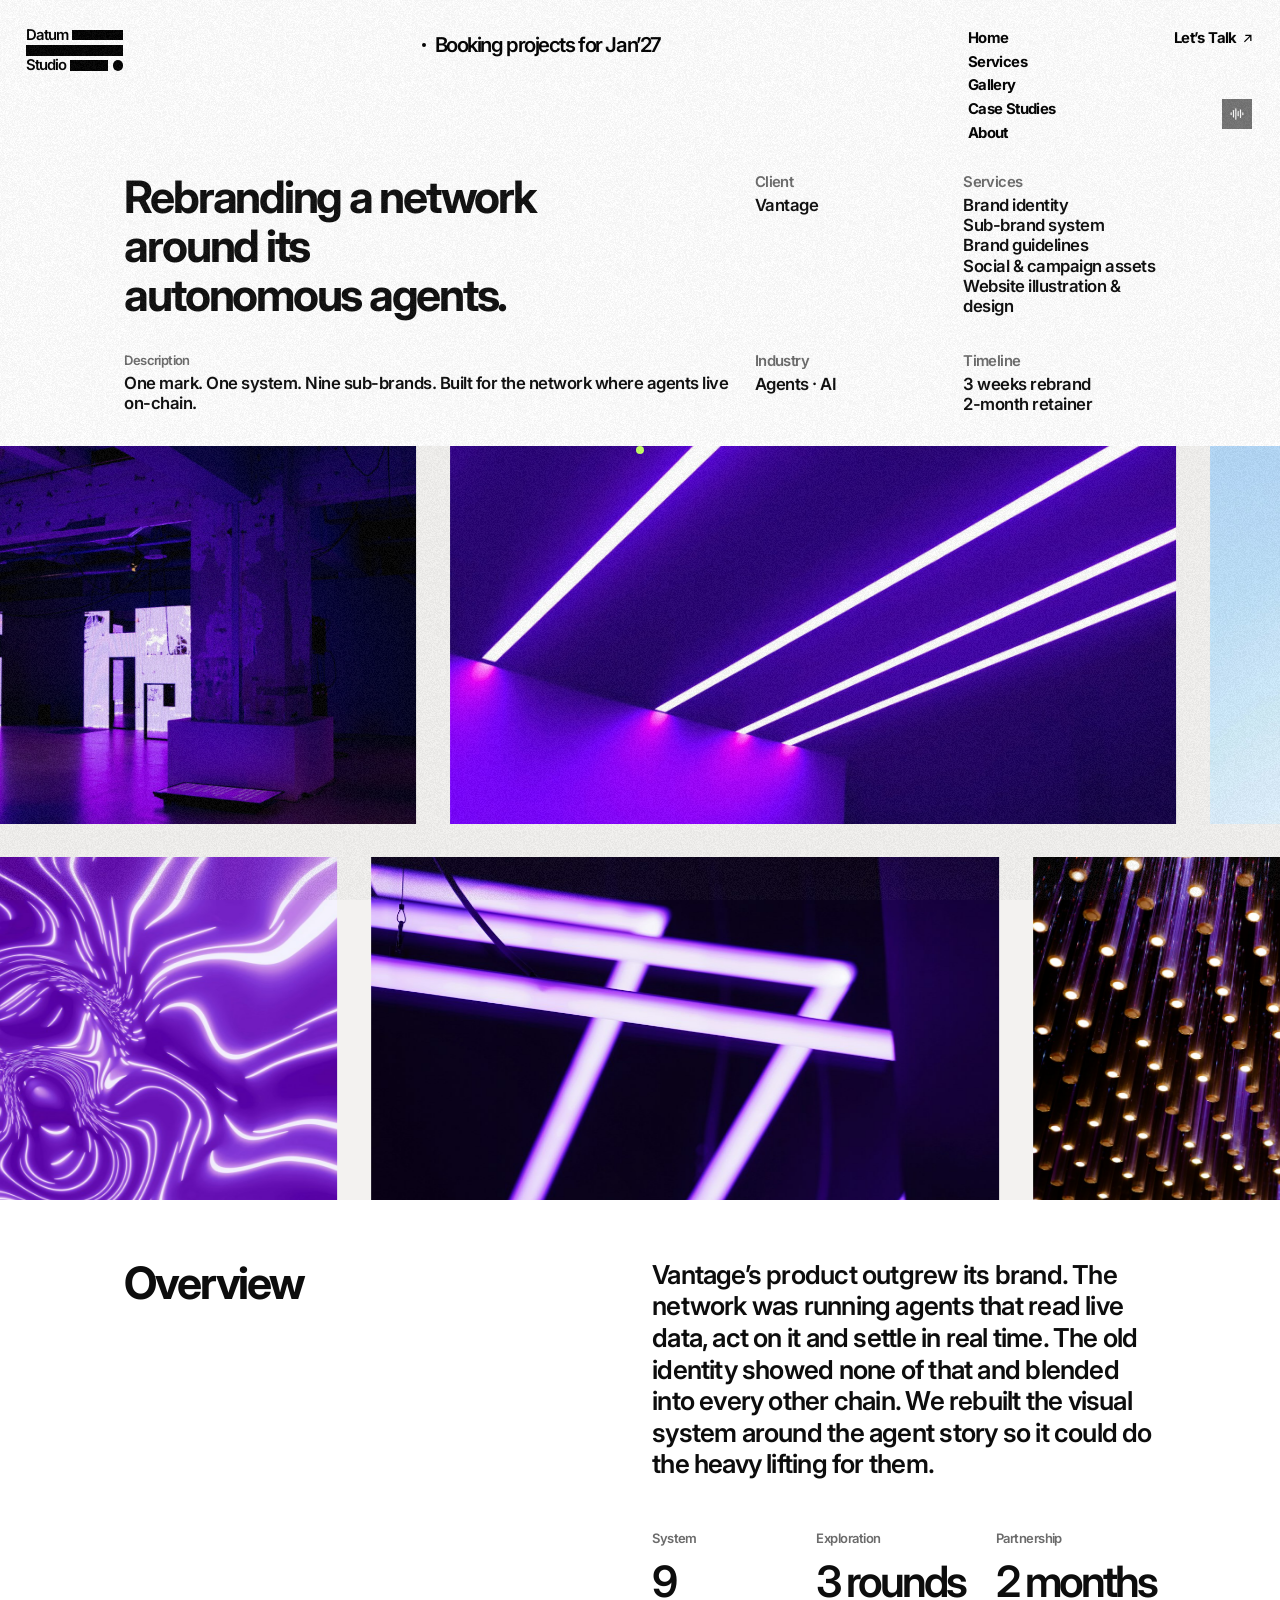
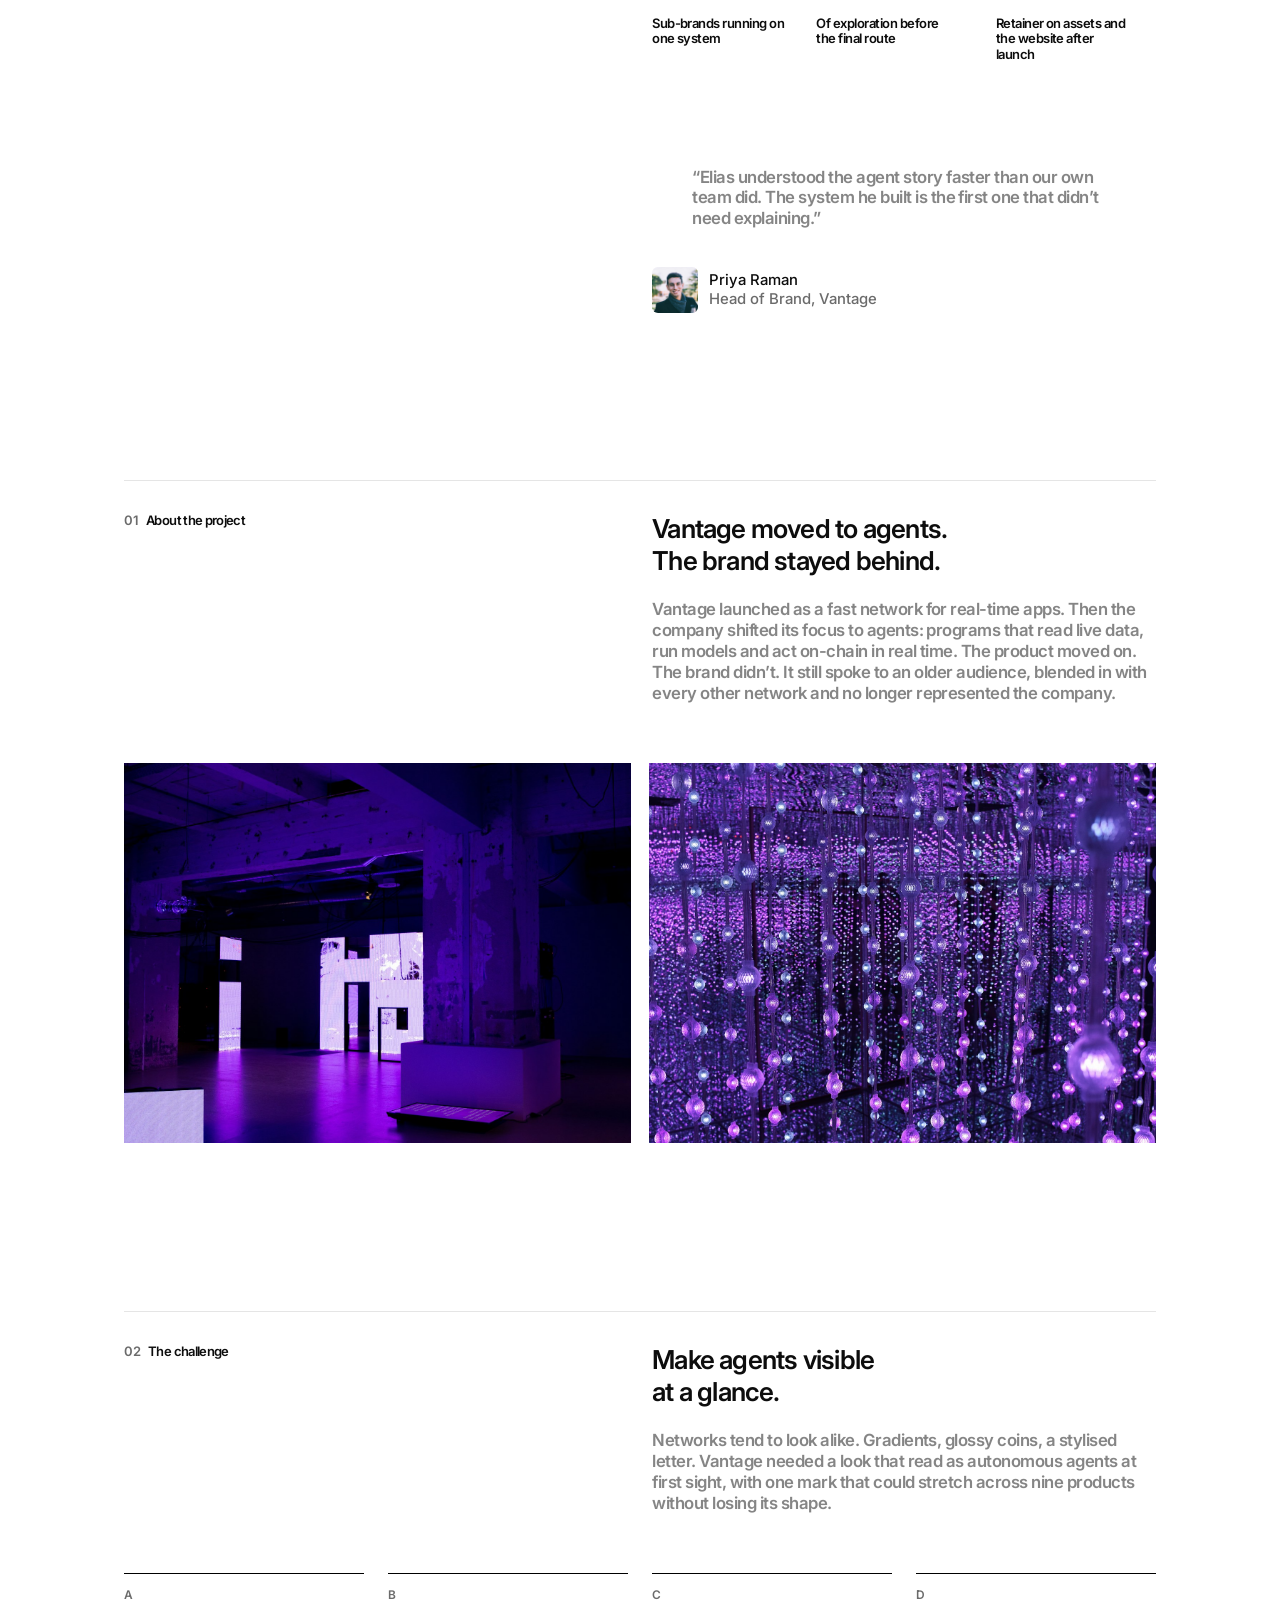
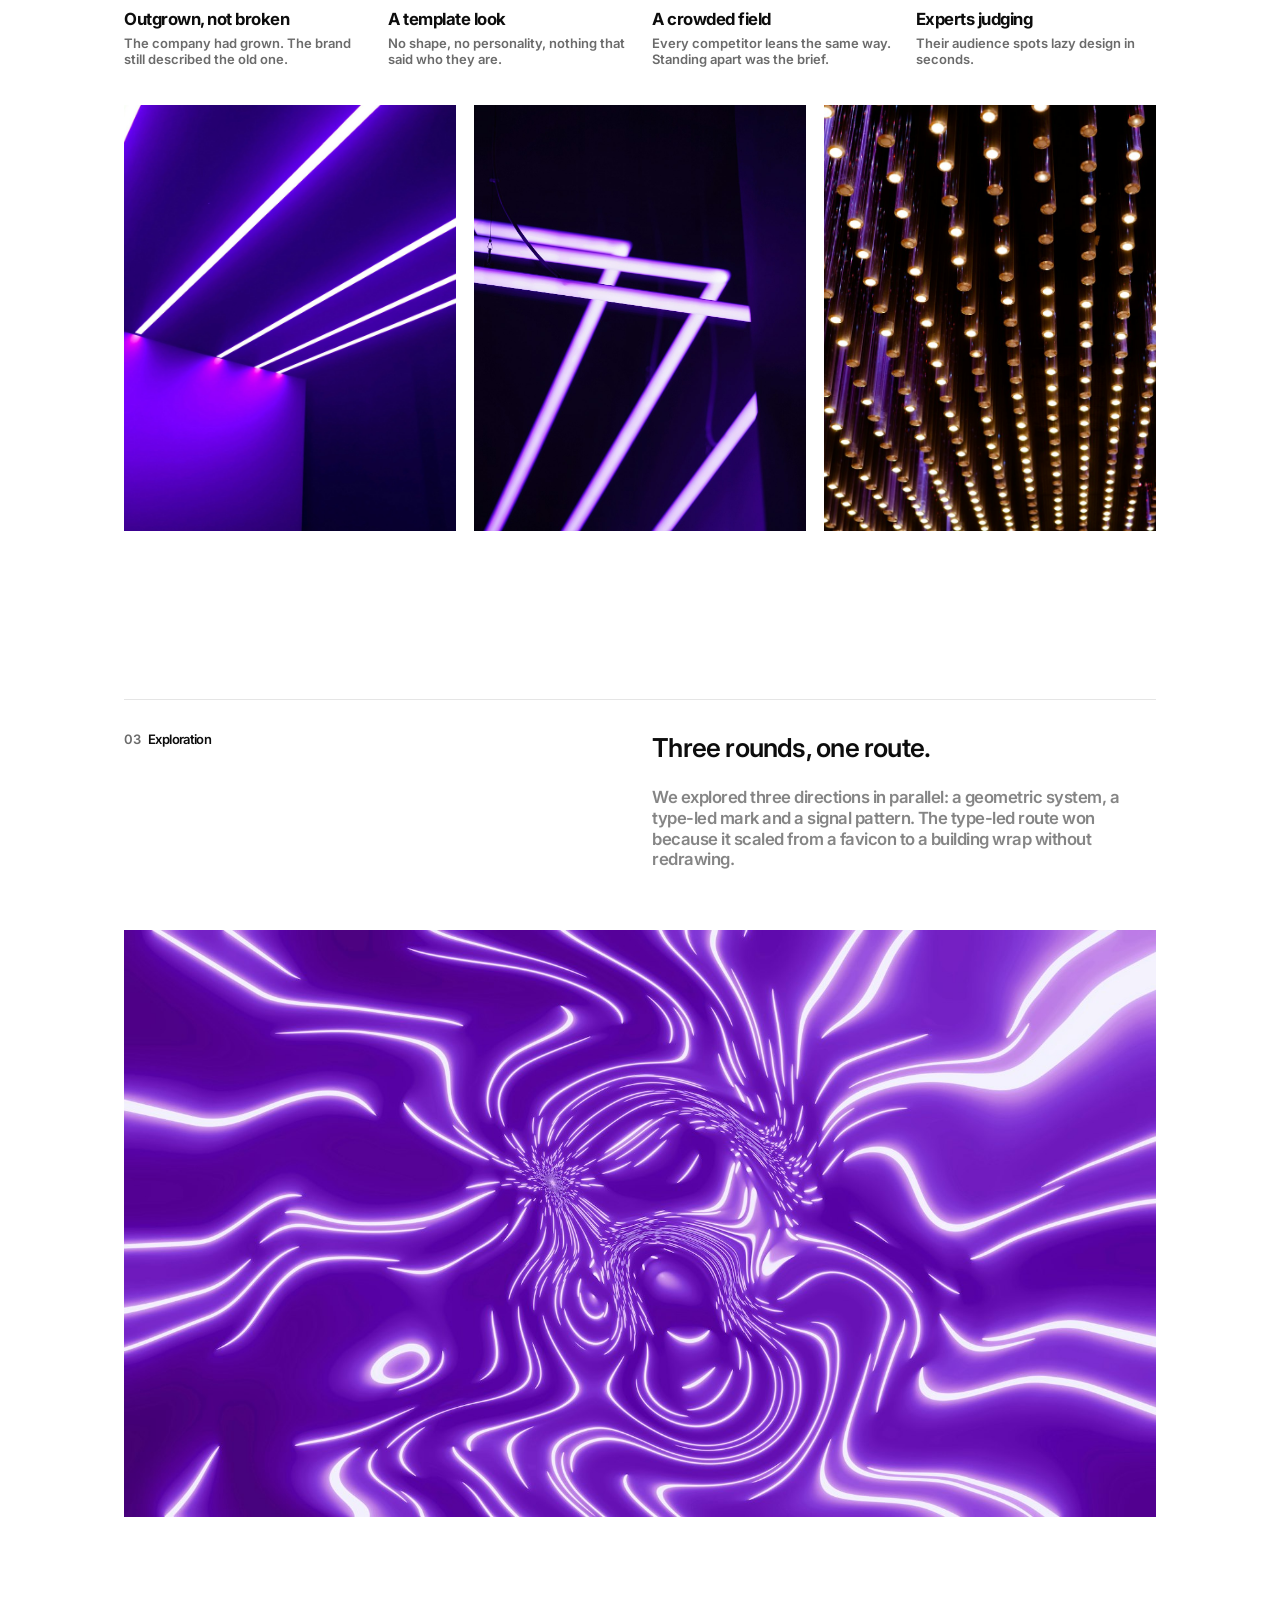
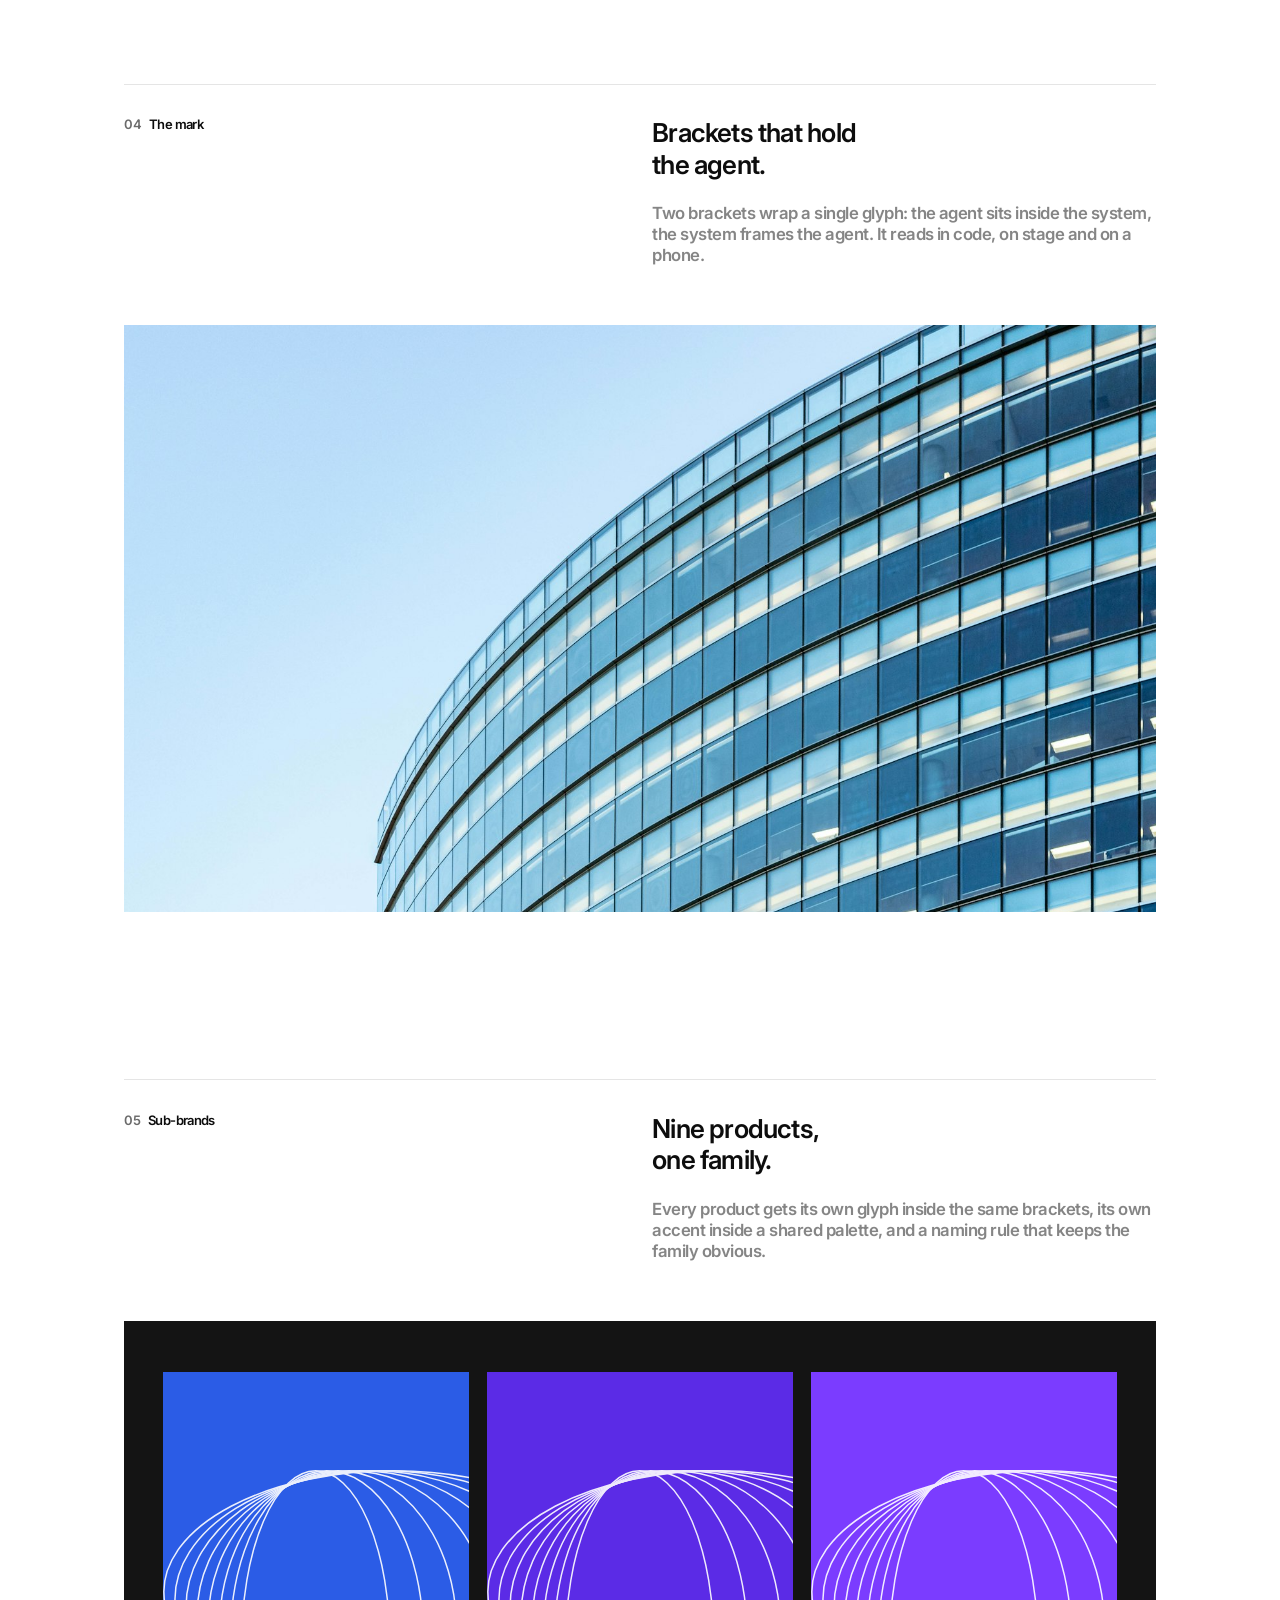
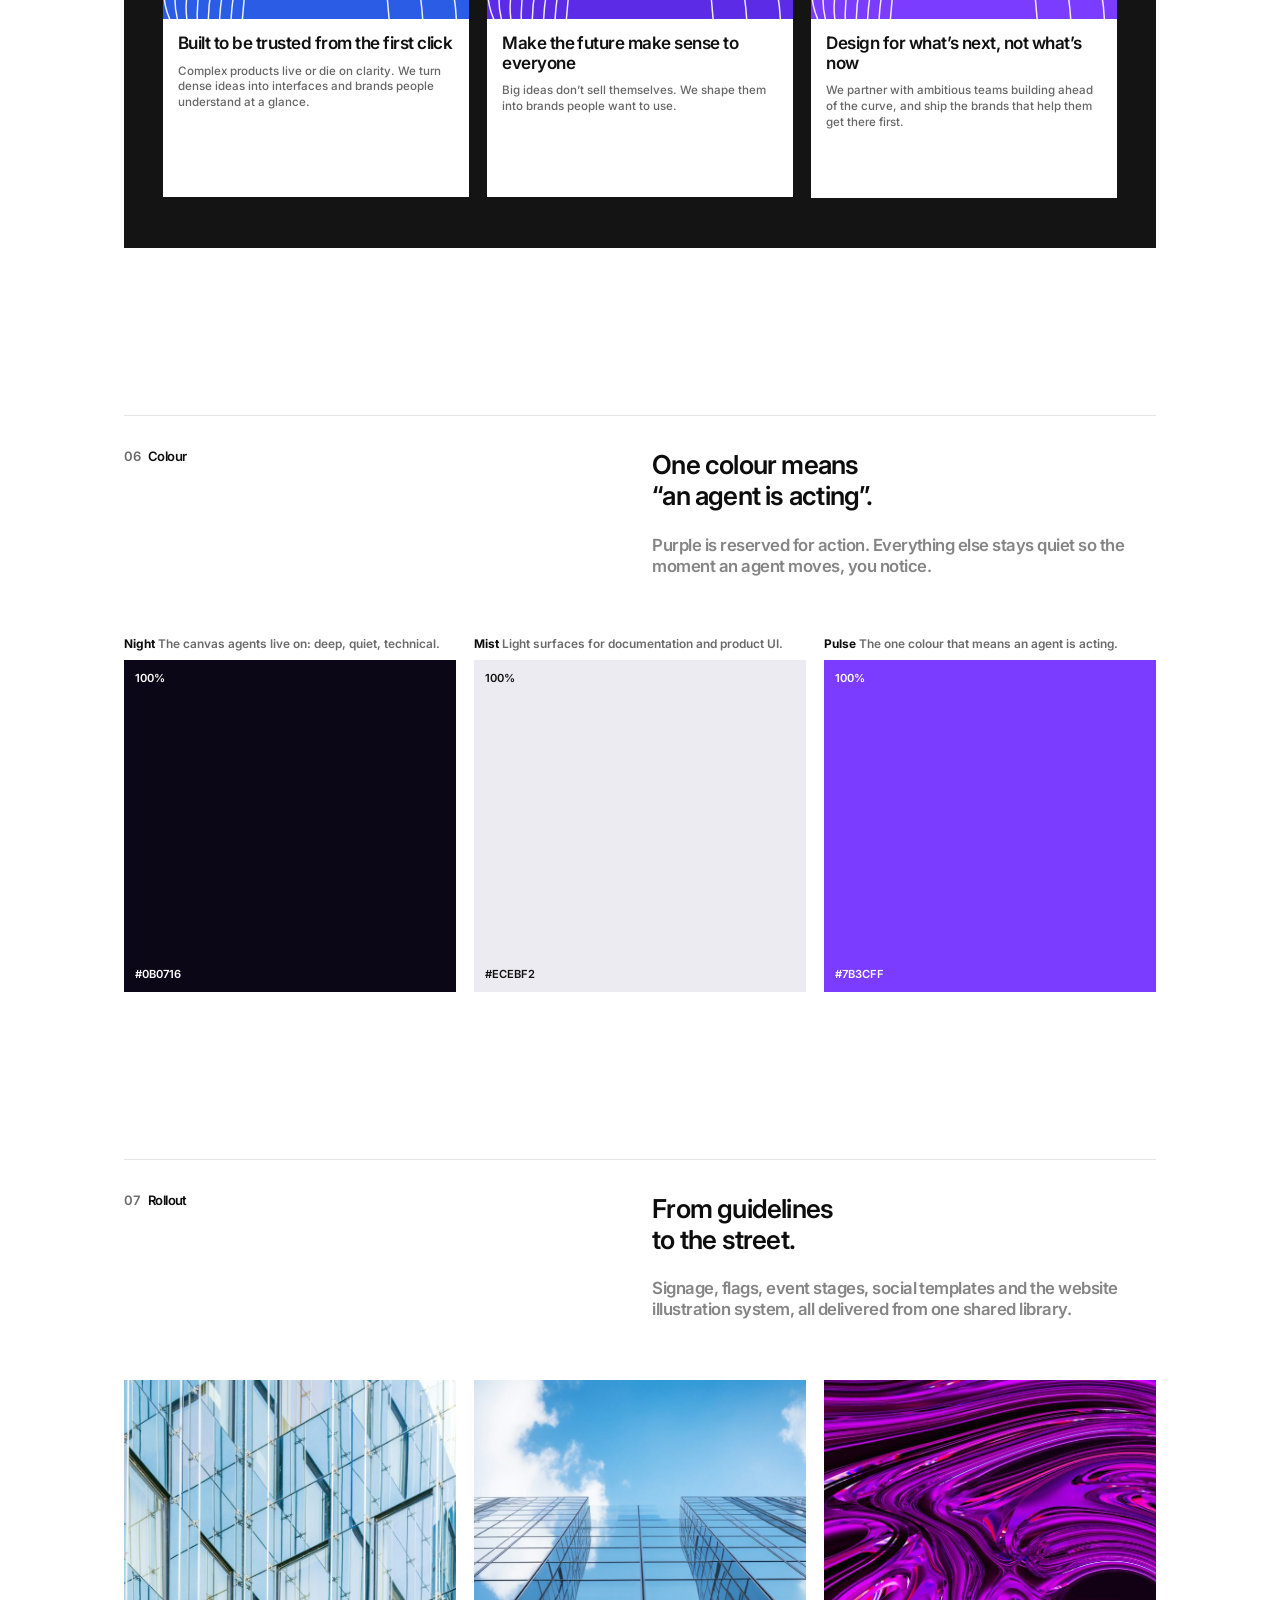
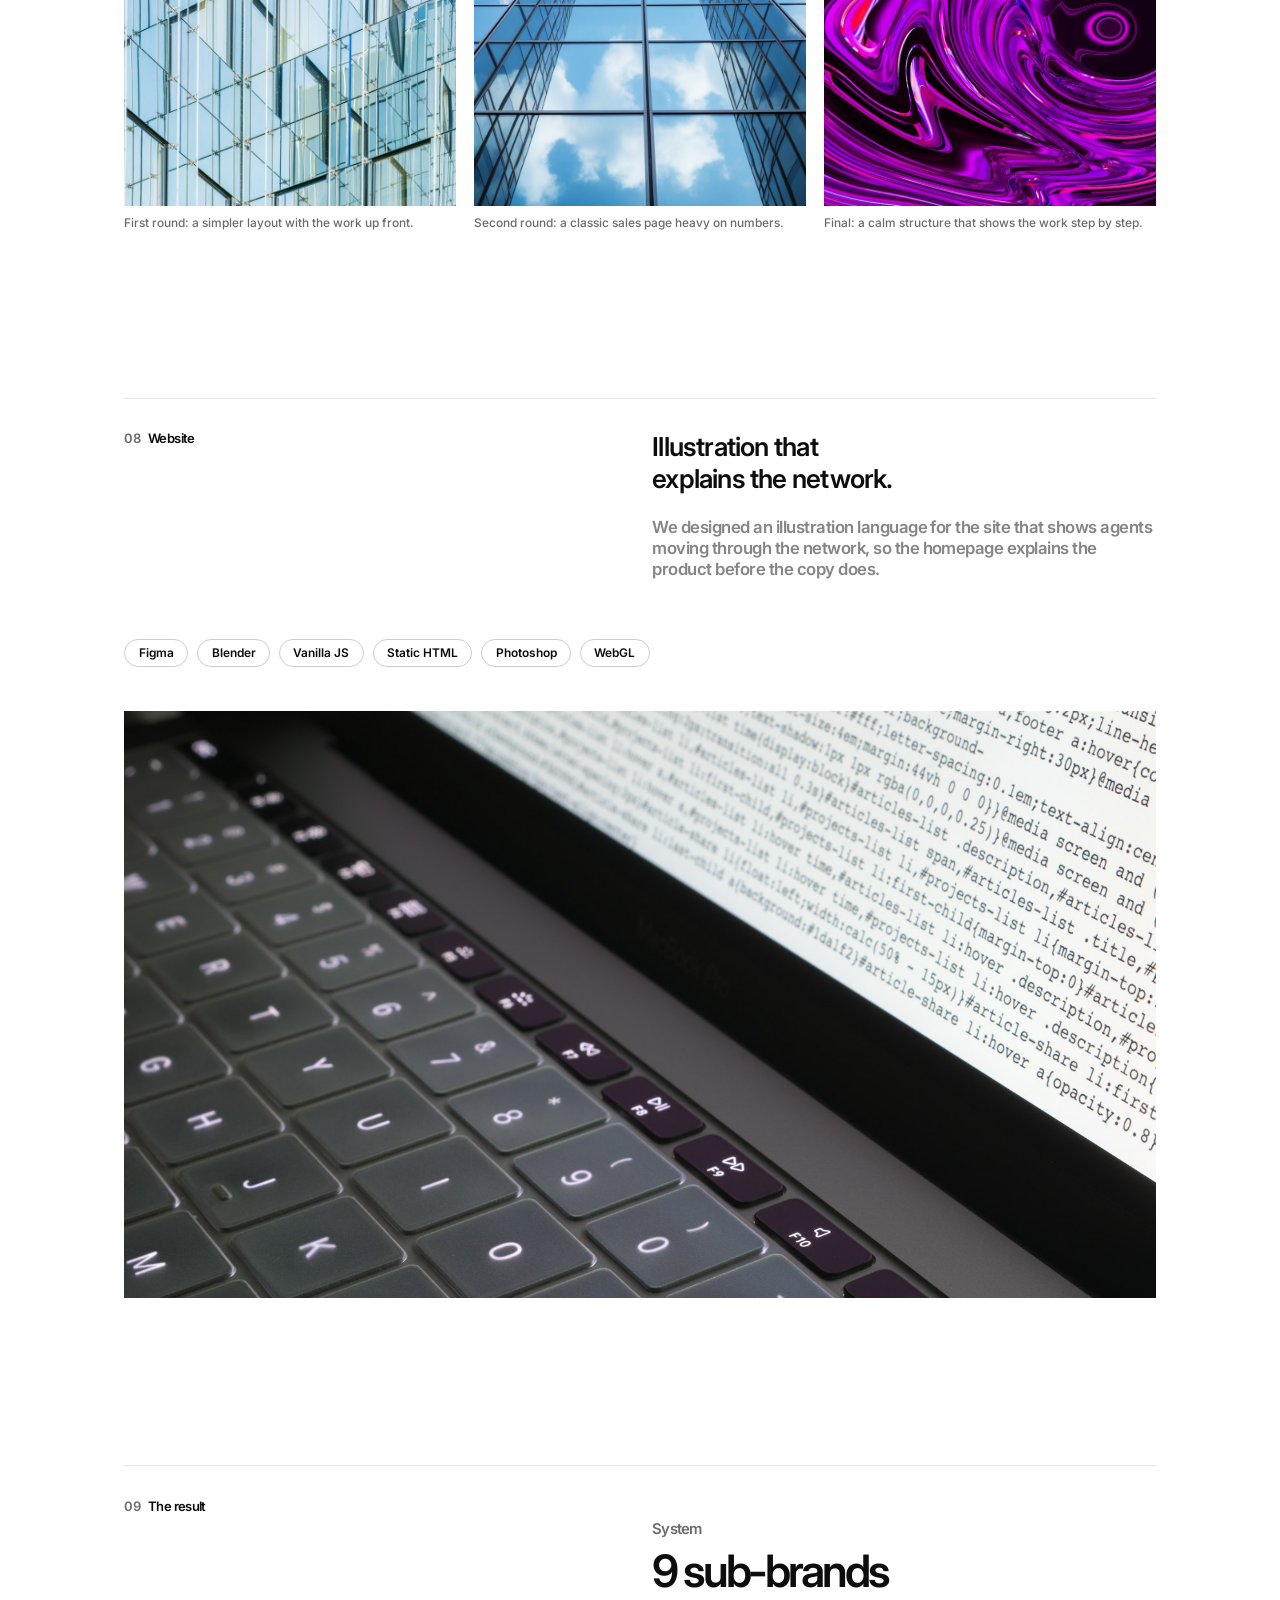
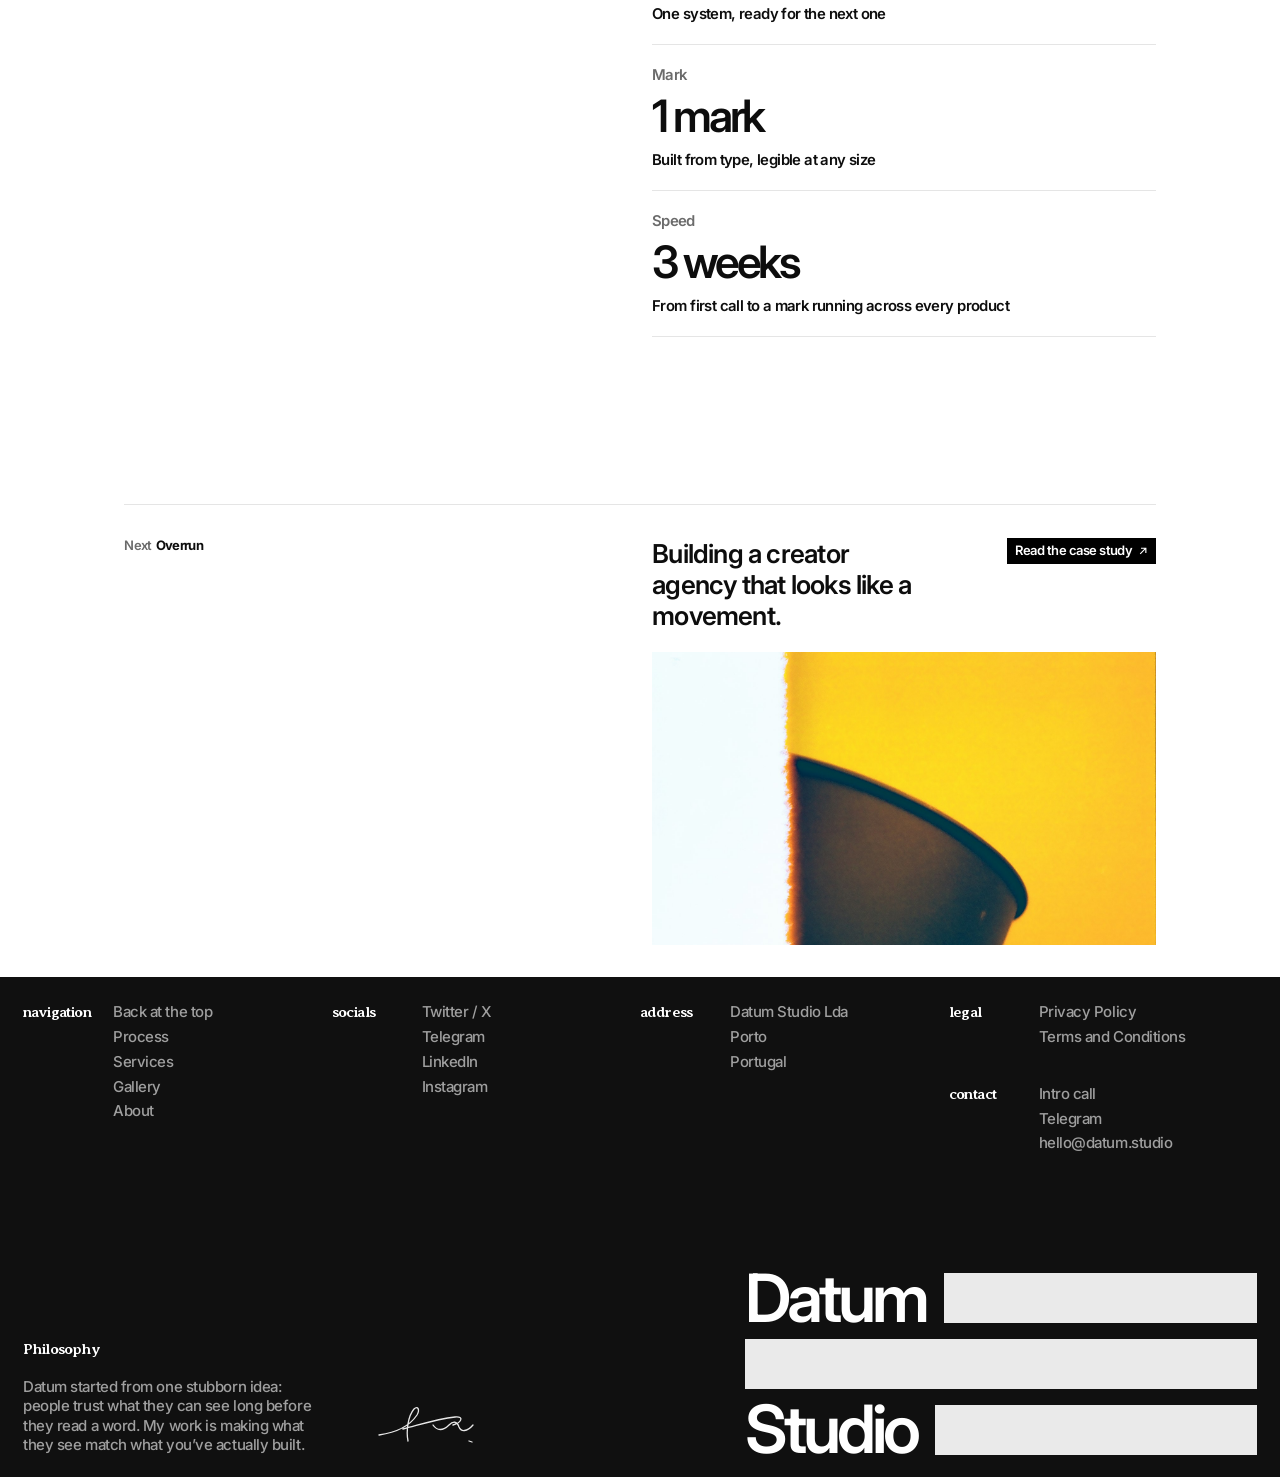
<file: case-vantage.html>
<!doctype html>
<html lang="en" data-root="">
<head>
<meta charset="utf-8">
<meta name="viewport" content="width=device-width, initial-scale=1">
<title>Vantage case study | Datum</title>
<meta name="description" content="One mark. One system. Nine sub-brands. Built for the network where agents live on-chain.">
<meta name="theme-color" content="#ffffff">
<link rel="icon" href="assets/img/favicon.svg" type="image/svg+xml">
<link rel="preconnect" href="https://fonts.googleapis.com">
<link rel="preconnect" href="https://fonts.gstatic.com" crossorigin>
<link rel="stylesheet" href="https://fonts.googleapis.com/css2?family=Averia+Serif+Libre:wght@400;700&family=DM+Mono:wght@400;500&family=Geist:wght@400;500;600&family=Hedvig+Letters+Serif&family=Inter+Tight:wght@500;600;700&family=Inter:wght@400;500;600;700;800&display=swap">
<link rel="stylesheet" href="assets/css/base.css"><link rel="stylesheet" href="assets/css/pages.css">
</head>
<body class="pg-case">
<div class="veil" aria-hidden="true"></div>
<header class="hdr" id="hdr">
  <a class="logo" href="index.html" aria-label="Datum home">
  <span class="logo__inner">
    <span class="logo__row"><span class="logo__word" data-text="Datum">Datum</span><span class="logo__bar"></span></span>
    <span class="logo__row"><span class="logo__bar logo__bar--full"></span></span>
    <span class="logo__row"><span class="logo__word" data-text="Studio">Studio</span><span class="logo__bar"></span><span class="logo__dot"></span></span>
  </span>
</a>
  <div class="hdr__clock" aria-live="off"><p>&nbsp;</p><p>&nbsp;</p></div>
  <div class="hdr__right">
    <nav class="nav" aria-label="Primary"><a class="nav__item" href="index.html"><span class="caret">&gt;</span><span class="nav__txt" data-text="Home">Home</span></a><a class="nav__item" href="index.html#services"><span class="caret">&gt;</span><span class="nav__txt" data-text="Services">Services</span></a><a class="nav__item" href="gallery.html"><span class="caret">&gt;</span><span class="nav__txt" data-text="Gallery">Gallery</span></a><a class="nav__item is-current" href="index.html#cases"><span class="caret">&gt;</span><span class="nav__txt" data-text="Case Studies">Case Studies</span></a><a class="nav__item" href="about.html"><span class="caret">&gt;</span><span class="nav__txt" data-text="About">About</span></a></nav>
    <div class="hdr__side">
      <button class="talk" type="button" data-open="book"><span class="talk__txt" data-text="Let’s Talk">Let’s Talk</span><svg viewBox="0 0 10 10" fill="none" stroke="currentColor" stroke-width="1.4" aria-hidden="true"><path d="M1.5 8.5l7-7M2.5 1.5h6v6"/></svg></button>
      <button class="sound" type="button" aria-pressed="true" aria-label="Turn sound effects off" data-cursor="grow"><svg viewBox="0 0 24 24" fill="none" stroke="currentColor" stroke-width="2" stroke-linecap="round" aria-hidden="true"><path d="M2 10v3"/><path d="M6 6v11"/><path d="M10 3v18"/><path d="M14 8v7"/><path d="M18 5v13"/><path d="M22 10v3"/></svg></button>
    </div>
  </div>
  <div class="hdr__mob">
    <span class="hdr__mslot" aria-hidden="true"></span>
    <button class="dots" type="button" aria-label="Open menu"><span></span><span></span><span></span><span></span><span></span><span></span><span></span><span></span><span></span></button>
  </div>
</header>
<button class="btn btn--dark btn--sm mtalk" type="button" data-open="book"><span>Let’s Talk <svg viewBox="0 0 10 10" fill="none" stroke="currentColor" stroke-width="1.4" aria-hidden="true"><path d="M1.5 8.5l7-7M2.5 1.5h6v6"/></svg></span></button>
<div class="booking" aria-hidden="true">Booking projects for Jan’27</div>
<main class="cs" data-zone="case" data-bk="32.93%">
  <header class="cs__head"><h1 class="cs__h1">Rebranding a network around its autonomous agents.</h1><div class="meta"><div class="meta__c"><p>Client</p><div>Vantage</div></div><div class="meta__c"><p>Services</p><div>Brand identity<br>Sub-brand system<br>Brand guidelines<br>Social &amp; campaign assets<br>Website illustration &amp; design</div></div></div><div class="cs__desc"><p>Description</p><p>One mark. One system. Nine sub-brands. Built for the network where agents live on-chain.</p></div><div class="meta"><div class="meta__c"><p>Industry</p><div>Agents · AI</div></div><div class="meta__c"><p>Timeline</p><div>3 weeks rebrand<br>2-month retainer</div></div></div></header>
  <div class="strips" data-strips><div class="strips__row strips__row--a" data-speed="-0.35"><figure style="width:36.6rem"><img src="assets/img/vt-room.jpg" alt=""></figure><figure style="width:48.8rem"><img src="assets/img/vt-lines.jpg" alt=""></figure><figure style="width:33.3rem"><img src="assets/img/vt-tower.jpg" alt=""></figure><figure style="width:40rem"><img src="assets/img/vt-lights.jpg" alt=""></figure></div><div class="strips__row strips__row--b" data-speed="0.3"><figure style="width:42.2rem"><img src="assets/img/vt-fluid.jpg" alt="" loading="lazy"></figure><figure style="width:42.2rem"><img src="assets/img/vt-lines2.jpg" alt="" loading="lazy"></figure><figure style="width:42.2rem"><img src="assets/img/vt-dots.jpg" alt="" loading="lazy"></figure><figure style="width:42.2rem"><img src="assets/img/vt-glass.jpg" alt="" loading="lazy"></figure></div></div>
  <section class="ovw"><h2>Overview</h2><div class="ovw__r"><div><p class="ovw__p">Vantage’s product outgrew its brand. The network was running agents that read live data, act on it and settle in real time. The old identity showed none of that and blended into every other chain. We rebuilt the visual system around the agent story so it could do the heavy lifting for them.</p><div class="ovk"><div><p>System</p><b>9</b><span>Sub-brands running on one system</span></div><div><p>Exploration</p><b>3 rounds</b><span>Of exploration before the final route</span></div><div><p>Partnership</p><b>2 months</b><span>Retainer on assets and the website after launch</span></div></div></div>
    <figure class="qt"><blockquote>“Elias understood the agent story faster than our own team did. The system he built is the first one that didn’t need explaining.”</blockquote><figcaption><img src="assets/img/p-t2.jpg" alt=""><span>Priya Raman<small>Head of Brand, Vantage</small></span></figcaption></figure></div></section>
  <section class="chap"><div class="chap__rule"></div><div class="chap__hd"><p class="chap__lbl"><span>01</span>About the project</p><div class="chap__txt"><h2>Vantage moved to agents.<br>The brand stayed behind.</h2><p>Vantage launched as a fast network for real-time apps. Then the company shifted its focus to agents: programs that read live data, run models and act on-chain in real time. The product moved on. The brand didn’t. It still spoke to an older audience, blended in with every other network and no longer represented the company.</p></div></div><div class="chap__media"><div class="g2"><div class="cm cm--43"><img src="assets/img/vt-room.jpg" alt="" loading="lazy"></div><div class="cm cm--43"><img src="assets/img/vt-lights.jpg" alt="" loading="lazy"></div></div></div></section><section class="chap"><div class="chap__rule"></div><div class="chap__hd"><p class="chap__lbl"><span>02</span>The challenge</p><div class="chap__txt"><h2>Make agents visible<br>at a glance.</h2><p>Networks tend to look alike. Gradients, glossy coins, a stylised letter. Vantage needed a look that read as autonomous agents at first sight, with one mark that could stretch across nine products without losing its shape.</p></div></div><div class="chap__media"><ul class="four"><li><small>A</small><b>Outgrown, not broken</b><p>The company had grown. The brand still described the old one.</p></li><li><small>B</small><b>A template look</b><p>No shape, no personality, nothing that said who they are.</p></li><li><small>C</small><b>A crowded field</b><p>Every competitor leans the same way. Standing apart was the brief.</p></li><li><small>D</small><b>Experts judging</b><p>Their audience spots lazy design in seconds.</p></li></ul><div class="g3"><div class="cm cm--tall"><img src="assets/img/vt-lines.jpg" alt="" loading="lazy"></div><div class="cm cm--tall"><img src="assets/img/vt-lines2.jpg" alt="" loading="lazy"></div><div class="cm cm--tall"><img src="assets/img/vt-dots.jpg" alt="" loading="lazy"></div></div></div></section><section class="chap"><div class="chap__rule"></div><div class="chap__hd"><p class="chap__lbl"><span>03</span>Exploration</p><div class="chap__txt"><h2>Three rounds, one route.</h2><p>We explored three directions in parallel: a geometric system, a type-led mark and a signal pattern. The type-led route won because it scaled from a favicon to a building wrap without redrawing.</p></div></div><div class="chap__media"><div class="cm cm--wide"><img src="assets/img/vt-fluid.jpg" alt="" loading="lazy"></div></div></section><section class="chap"><div class="chap__rule"></div><div class="chap__hd"><p class="chap__lbl"><span>04</span>The mark</p><div class="chap__txt"><h2>Brackets that hold<br>the agent.</h2><p>Two brackets wrap a single glyph: the agent sits inside the system, the system frames the agent. It reads in code, on stage and on a phone.</p></div></div><div class="chap__media"><div class="cm cm--wide"><img src="assets/img/vt-tower.jpg" alt="" loading="lazy"></div></div></section><section class="chap"><div class="chap__rule"></div><div class="chap__hd"><p class="chap__lbl"><span>05</span>Sub-brands</p><div class="chap__txt"><h2>Nine products,<br>one family.</h2><p>Every product gets its own glyph inside the same brackets, its own accent inside a shared palette, and a naming rule that keeps the family obvious.</p></div></div><div class="chap__media"><div class="cm" style="padding:3.4rem 2.6rem;background:#141414"><div class="g3 boards"><div class="bcard"><div class="bcard__top"><svg viewBox="0 0 300 200" preserveAspectRatio="xMidYMid slice"><rect width="300" height="200" fill="#2b5ce6"/><g fill="none" stroke="#fff" stroke-width="1.2" opacity=".9"><ellipse cx="150" cy="220" rx="60" ry="140"/><ellipse cx="159" cy="214" rx="78" ry="134"/><ellipse cx="168" cy="208" rx="96" ry="128"/><ellipse cx="177" cy="202" rx="114" ry="122"/><ellipse cx="186" cy="196" rx="132" ry="116"/><ellipse cx="195" cy="190" rx="150" ry="110"/><ellipse cx="204" cy="184" rx="168" ry="104"/><ellipse cx="213" cy="178" rx="186" ry="98"/></g></svg></div><div class="bcard__b"><h4>Built to be trusted from the first click</h4><p>Complex products live or die on clarity. We turn dense ideas into interfaces and brands people understand at a glance.</p></div></div><div class="bcard"><div class="bcard__top"><svg viewBox="0 0 300 200" preserveAspectRatio="xMidYMid slice"><rect width="300" height="200" fill="#5b2be6"/><g fill="none" stroke="#fff" stroke-width="1.2" opacity=".9"><ellipse cx="150" cy="220" rx="60" ry="140"/><ellipse cx="159" cy="214" rx="78" ry="134"/><ellipse cx="168" cy="208" rx="96" ry="128"/><ellipse cx="177" cy="202" rx="114" ry="122"/><ellipse cx="186" cy="196" rx="132" ry="116"/><ellipse cx="195" cy="190" rx="150" ry="110"/><ellipse cx="204" cy="184" rx="168" ry="104"/><ellipse cx="213" cy="178" rx="186" ry="98"/></g></svg></div><div class="bcard__b"><h4>Make the future make sense to everyone</h4><p>Big ideas don’t sell themselves. We shape them into brands people want to use.</p></div></div><div class="bcard"><div class="bcard__top"><svg viewBox="0 0 300 200" preserveAspectRatio="xMidYMid slice"><rect width="300" height="200" fill="#7b3cff"/><g fill="none" stroke="#fff" stroke-width="1.2" opacity=".9"><ellipse cx="150" cy="220" rx="60" ry="140"/><ellipse cx="159" cy="214" rx="78" ry="134"/><ellipse cx="168" cy="208" rx="96" ry="128"/><ellipse cx="177" cy="202" rx="114" ry="122"/><ellipse cx="186" cy="196" rx="132" ry="116"/><ellipse cx="195" cy="190" rx="150" ry="110"/><ellipse cx="204" cy="184" rx="168" ry="104"/><ellipse cx="213" cy="178" rx="186" ry="98"/></g></svg></div><div class="bcard__b"><h4>Design for what’s next, not what’s now</h4><p>We partner with ambitious teams building ahead of the curve, and ship the brands that help them get there first.</p></div></div></div></div></div></section><section class="chap"><div class="chap__rule"></div><div class="chap__hd"><p class="chap__lbl"><span>06</span>Colour</p><div class="chap__txt"><h2>One colour means<br>“an agent is acting”.</h2><p>Purple is reserved for action. Everything else stays quiet so the moment an agent moves, you notice.</p></div></div><div class="chap__media"><div class="swatches"><div><small><b>Night</b> The canvas agents live on: deep, quiet, technical.</small><i style="background:#0b0716;color:#fff"><span>100%</span><span>#0B0716</span></i></div><div><small><b>Mist</b> Light surfaces for documentation and product UI.</small><i style="background:#ecebf2;color:#111"><span>100%</span><span>#ECEBF2</span></i></div><div><small><b>Pulse</b> The one colour that means an agent is acting.</small><i style="background:#7b3cff;color:#fff"><span>100%</span><span>#7B3CFF</span></i></div></div></div></section><section class="chap"><div class="chap__rule"></div><div class="chap__hd"><p class="chap__lbl"><span>07</span>Rollout</p><div class="chap__txt"><h2>From guidelines<br>to the street.</h2><p>Signage, flags, event stages, social templates and the website illustration system, all delivered from one shared library.</p></div></div><div class="chap__media"><div class="g3"><figure><div class="cm cm--tall"><img src="assets/img/vt-glass.jpg" alt="" loading="lazy"></div><figcaption class="cap">First round: a simpler layout with the work up front.</figcaption></figure><figure><div class="cm cm--tall"><img src="assets/img/vt-tower2.jpg" alt="" loading="lazy"></div><figcaption class="cap">Second round: a classic sales page heavy on numbers.</figcaption></figure><figure><div class="cm cm--tall"><img src="assets/img/vt-fluid2.jpg" alt="" loading="lazy"></div><figcaption class="cap">Final: a calm structure that shows the work step by step.</figcaption></figure></div></div></section><section class="chap"><div class="chap__rule"></div><div class="chap__hd"><p class="chap__lbl"><span>08</span>Website</p><div class="chap__txt"><h2>Illustration that<br>explains the network.</h2><p>We designed an illustration language for the site that shows agents moving through the network, so the homepage explains the product before the copy does.</p></div></div><div class="chap__media"><div class="tools"><span>Figma</span><span>Blender</span><span>Vanilla JS</span><span>Static HTML</span><span>Photoshop</span><span>WebGL</span></div><div class="cm cm--wide" style="margin-top:3rem"><img src="assets/img/ws-code.jpg" alt="" loading="lazy"></div></div></section>
  <section class="chap"><div class="chap__rule"></div><div class="chap__hd"><p class="chap__lbl"><span>09</span>The result</p><div class="res"><div><p>System</p><b>9 sub-brands</b><span>One system, ready for the next one</span></div><div><p>Mark</p><b>1 mark</b><span>Built from type, legible at any size</span></div><div><p>Speed</p><b>3 weeks</b><span>From first call to a mark running across every product</span></div></div></div></section>
  <section class="nextc"><div class="chap__rule"></div><div class="nextc__hd"><p class="nextc__lbl">Next<b>Overrun</b></p>
    <div class="nextc__t"><h2>Building a creator agency that looks like a movement.</h2><a class="btn btn--black btn--sm" href="case-overrun.html"><span>Read the case study <svg viewBox="0 0 10 10" fill="none" stroke="currentColor" stroke-width="1.4" aria-hidden="true"><path d="M1.5 8.5l7-7M2.5 1.5h6v6"/></svg></span></a></div></div>
    <a class="cm nextc__img" href="case-overrun.html" data-cursor="media" aria-label="Open Overrun case study"><img src="assets/img/ov-yellow.jpg" alt="" loading="lazy"></a></section>
</main><footer class="foot" data-zone="foot" data-bk="var(--edge)">
  <div class="foot__top">
    <div class="foot__col"><p class="foot__lbl">navigation</p><div class="foot__links"><a href="#" data-jump="top">Back at the top</a><a href="index.html#services" data-jump="services">Process</a><a href="index.html#services" data-jump="services">Services</a><a href="gallery.html">Gallery</a><a href="about.html">About</a></div></div>
    <div class="foot__col"><p class="foot__lbl">socials</p><div class="foot__links"><a href="https://x.com/" target="_blank" rel="noopener">Twitter / X</a><a href="https://t.me/" target="_blank" rel="noopener">Telegram</a><a href="https://www.linkedin.com/" target="_blank" rel="noopener">LinkedIn</a><a href="https://www.instagram.com/" target="_blank" rel="noopener">Instagram</a></div></div>
    <div class="foot__col"><p class="foot__lbl">address</p><div class="foot__links"><span>Datum Studio Lda</span><span>Porto</span><span>Portugal</span></div></div>
    <div class="foot__col"><p class="foot__lbl">legal</p><div class="foot__links"><a href="privacy.html">Privacy Policy</a><a href="terms.html">Terms and Conditions</a></div>
      <p class="foot__lbl">contact</p><div class="foot__links"><a href="intro.html">Intro call</a><a href="https://t.me/" target="_blank" rel="noopener">Telegram</a><a href="mailto:hello@datum.studio">hello@datum.studio</a></div></div>
  </div>
  <div class="foot__bot">
    <div class="foot__phil"><div><b>Philosophy</b><p>Datum started from one stubborn idea: people trust what they can see long before they read a word. My work is making what they see match what you’ve actually built.</p></div><svg class="foot__sign" viewBox="0 0 120 60" fill="none" stroke="currentColor" stroke-width="1.3" stroke-linecap="round" aria-hidden="true"><path d="M6 40c14-2 30-8 38-20 3-5 1-10-3-6-6 7-8 22-6 32M30 34c16-4 34-10 52-12 10-1 6 6-2 8M60 30c4 6 10 6 16 0 4-4 8-4 10 2 2 5 8 5 14-2M96 46l3 1"/></svg></div>
    <div class="biglogo" aria-hidden="true">
      <div class="biglogo__row"><span class="biglogo__word">Datum</span><span class="biglogo__bar"></span></div>
      <div class="biglogo__row"><span class="biglogo__bar"></span></div>
      <div class="biglogo__row"><span class="biglogo__word">Studio</span><span class="biglogo__bar"></span></div>
    </div>
  </div>
</footer>
<div class="mmenu" role="dialog" aria-label="Menu">
  <button class="mmenu__x" type="button" aria-label="Close menu"><svg viewBox="0 0 12 12" fill="none" stroke="currentColor" stroke-width="1.6" aria-hidden="true"><path d="M1 1l10 10M11 1L1 11"/></svg></button>
  <nav>
    <a href="index.html">Home</a><a href="index.html#services">Services</a><a href="gallery.html">Gallery</a>
    <a href="index.html#cases">Case Studies</a><a href="about.html">About</a>
  </nav>
  <button class="btn btn--white" type="button" data-open="book"><span>Let’s Talk <svg viewBox="0 0 10 10" fill="none" stroke="currentColor" stroke-width="1.4" aria-hidden="true"><path d="M1.5 8.5l7-7M2.5 1.5h6v6"/></svg></span></button>
</div>

<div class="scrim" aria-hidden="true"></div>

<aside class="drawer" id="drawer-book" aria-hidden="true" aria-label="Book a call">
  <div class="drawer__bar"><p class="drawer__title">Book a call</p><button class="xbtn" type="button" data-close aria-label="Close"><svg viewBox="0 0 12 12" fill="none" stroke="currentColor" stroke-width="1.6" aria-hidden="true"><path d="M1 1l10 10M11 1L1 11"/></svg></button></div>
  <div class="drawer__body"><div class="cal">
  <div class="cal__side">
    <div class="cal__who">
      <span class="cal__ava"><img src="assets/img/p-founder.jpg" alt="" loading="lazy"></span>
      <span class="cal__name">Elias Marin</span>
      <span class="cal__type">30 Min Intro Call</span>
      <p class="cal__desc">Glad you’re here. Share a little about your company before the call so the half hour goes to the parts that matter.</p>
      <div class="cal__meta">
        <span><svg viewBox="0 0 16 16" fill="none" stroke="currentColor" stroke-width="1.4"><circle cx="8" cy="8" r="6.5"/><path d="M8 4.5V8l2.5 1.5"/></svg>30m</span>
        <span><svg viewBox="0 0 16 16" fill="none" stroke="currentColor" stroke-width="1.4"><rect x="1.5" y="4" width="9" height="8" rx="1.5"/><path d="M10.5 7l4-2.5v7l-4-2.5"/></svg>Video call</span>
        <span><svg viewBox="0 0 16 16" fill="none" stroke="currentColor" stroke-width="1.4"><circle cx="8" cy="8" r="6.5"/><path d="M1.5 8h13M8 1.5c2 2 2 11 0 13M8 1.5c-2 2-2 11 0 13"/></svg>Europe/Lisbon</span>
      </div>
    </div>
  </div>
  <div class="cal__main">
    <div class="cal__month"><span><b>Month</b><i> 2026</i></span><span class="cal__nav"><button type="button" data-cal="prev" aria-label="Previous month">‹</button><button type="button" data-cal="next" aria-label="Next month">›</button></span></div>
    <div class="cal__grid"></div>
  </div>
  <div class="cal__slots"><h4>Day</h4><div class="cal__times"></div>
    <form class="cal__form" novalidate>
      <div class="fld"><label>Your name</label><input type="text" required placeholder="Full name"><p class="fld__err">Please add your name.</p></div>
      <div class="fld"><label>Email</label><input type="email" required placeholder="name@company.com"><p class="fld__err">Add an email for the invite.</p></div>
      <button class="btn btn--black" type="submit"><span>Confirm booking <svg viewBox="0 0 10 10" fill="none" stroke="currentColor" stroke-width="1.4" aria-hidden="true"><path d="M1.5 8.5l7-7M2.5 1.5h6v6"/></svg></span></button>
    </form>
  </div>
  <div class="cal__done" role="status"><p>You’re booked.</p><p></p></div>
  <p class="cal__brand">Scheduling by Datum</p>
</div></div>
</aside>

<aside class="drawer drawer--wide" id="drawer-message" aria-hidden="true" aria-label="Send a message">
  <div class="drawer__body">
    <div class="msg">
      <button class="xbtn msg__x" type="button" data-close aria-label="Close"><svg viewBox="0 0 12 12" fill="none" stroke="currentColor" stroke-width="1.6" aria-hidden="true"><path d="M1 1l10 10M11 1L1 11"/></svg></button>
      <h3>Send me a message.</h3>
      <p class="msg__lead">Tell me what you’re building and where it feels stuck. Datum replies within one working day.</p>
      <form novalidate>
        <div class="fld"><label for="m-email">Email</label><input id="m-email" type="email" required placeholder="name@company.com"><p class="fld__err">Add an email we can reply to.</p></div>
        <div class="fld"><label for="m-svc">Service</label><select id="m-svc"><option>Brand identity</option><option>Website design &amp; build</option><option>Product design</option><option>Not sure yet</option></select></div>
        <div class="fld"><label for="m-budget">Budget</label><input id="m-budget" type="text" placeholder="A range, or not sure yet"></div>
        <div class="fld"><label for="m-msg">Message</label><textarea id="m-msg" required placeholder="Write me anything"></textarea><p class="fld__err">A line or two is enough.</p></div>
        <button class="btn btn--black" type="submit"><span>Send <svg viewBox="0 0 10 10" fill="none" stroke="currentColor" stroke-width="1.4" aria-hidden="true"><path d="M1.5 8.5l7-7M2.5 1.5h6v6"/></svg></span></button>
      </form>
      <div class="msg__done" role="status"><p>Your message is in.</p><p>Datum will get back to you within 24 hours.</p></div>
    </div>
  </div>
</aside>

<div class="vmodal" role="dialog" aria-label="Video player">
  <div class="vmodal__bg"></div>
  <div class="vmodal__box">
    <button class="vmodal__close" type="button"><svg viewBox="0 0 12 12" fill="none" stroke="currentColor" stroke-width="1.6" aria-hidden="true"><path d="M1 1l10 10M11 1L1 11"/></svg><span>Close</span></button>
    <div class="vmodal__player">
      <video playsinline loop preload="none"></video>
      <button class="vmodal__toggle" type="button" aria-label="Play or pause"></button>
      <button class="vmodal__snd" type="button"><svg viewBox="0 0 24 24" fill="none" stroke="currentColor" stroke-width="2" stroke-linecap="round" aria-hidden="true"><path d="M2 10v3"/><path d="M6 6v11"/><path d="M10 3v18"/><path d="M14 8v7"/><path d="M18 5v13"/><path d="M22 10v3"/></svg><span>Sound on</span></button>
    </div>
  </div>
</div>
<script src="assets/js/core.js" defer></script><script src="assets/js/pages.js" defer></script>
</body>
</html>
</file>
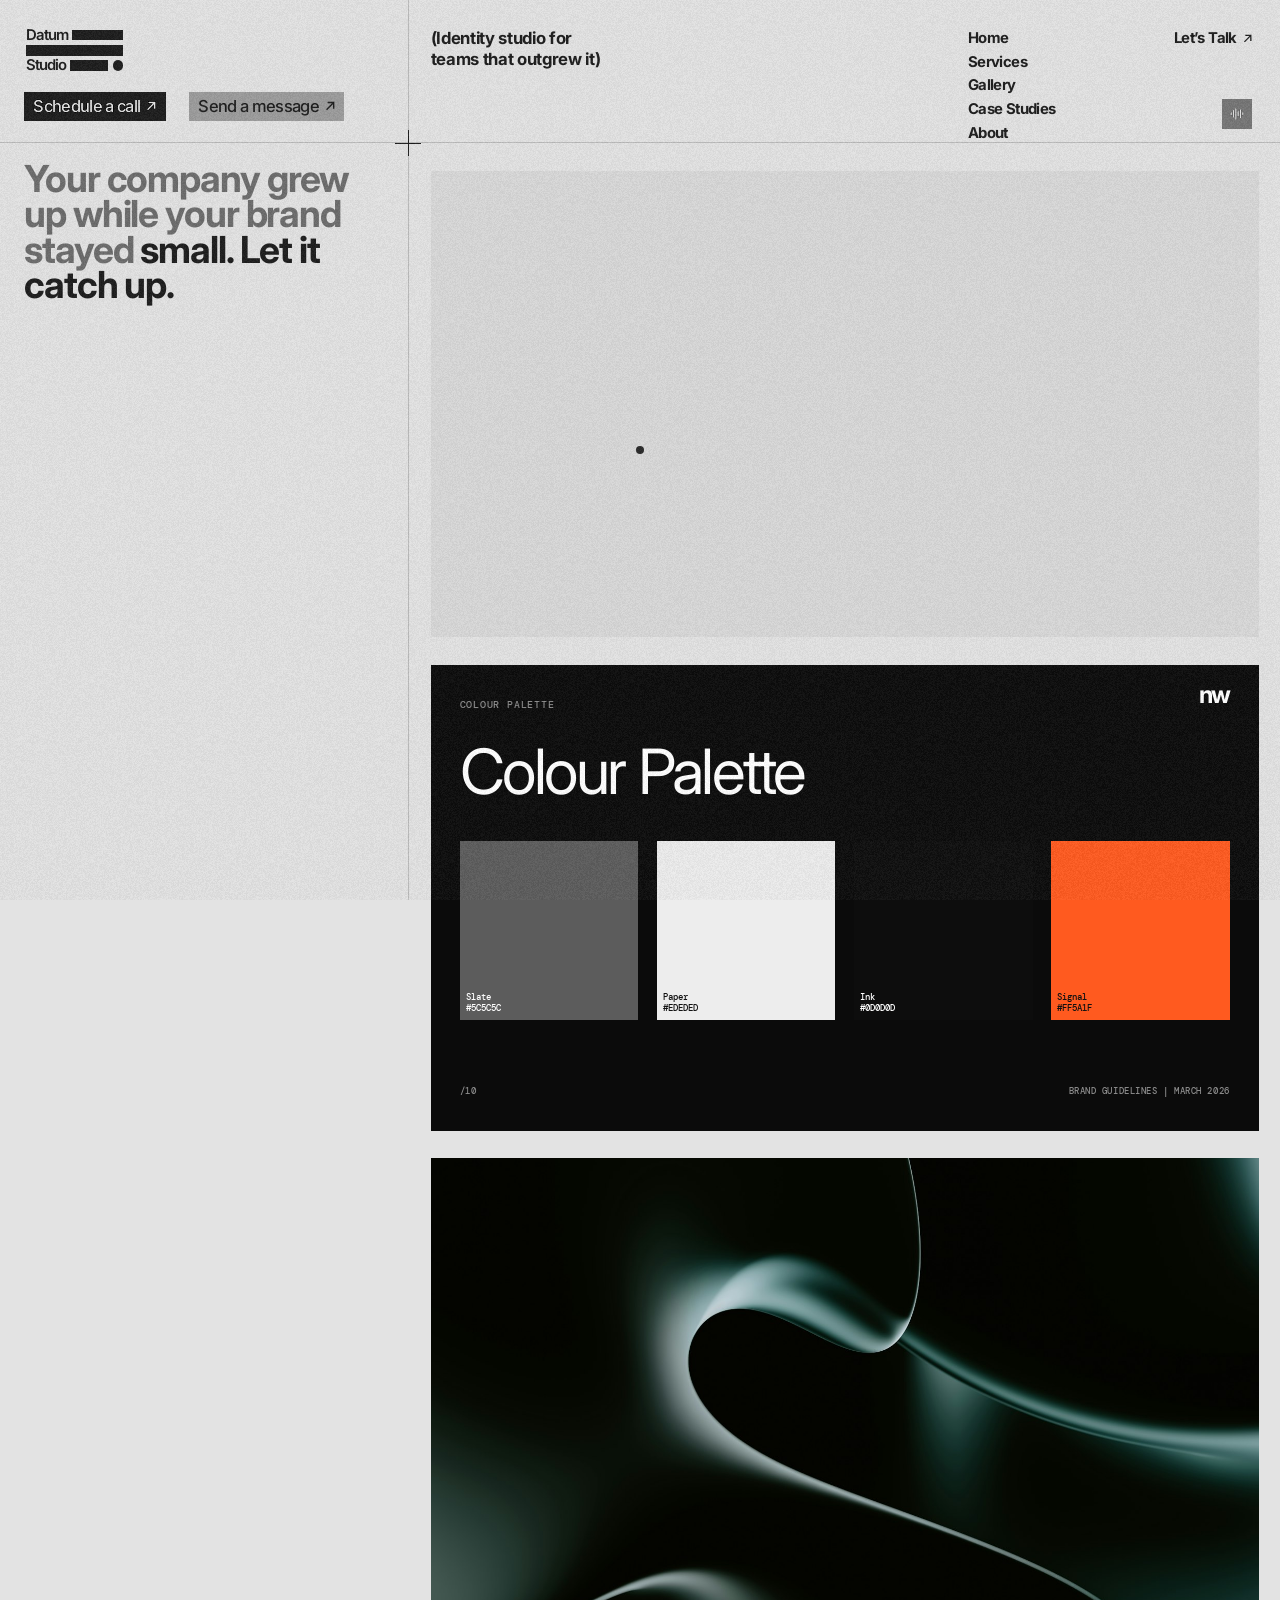
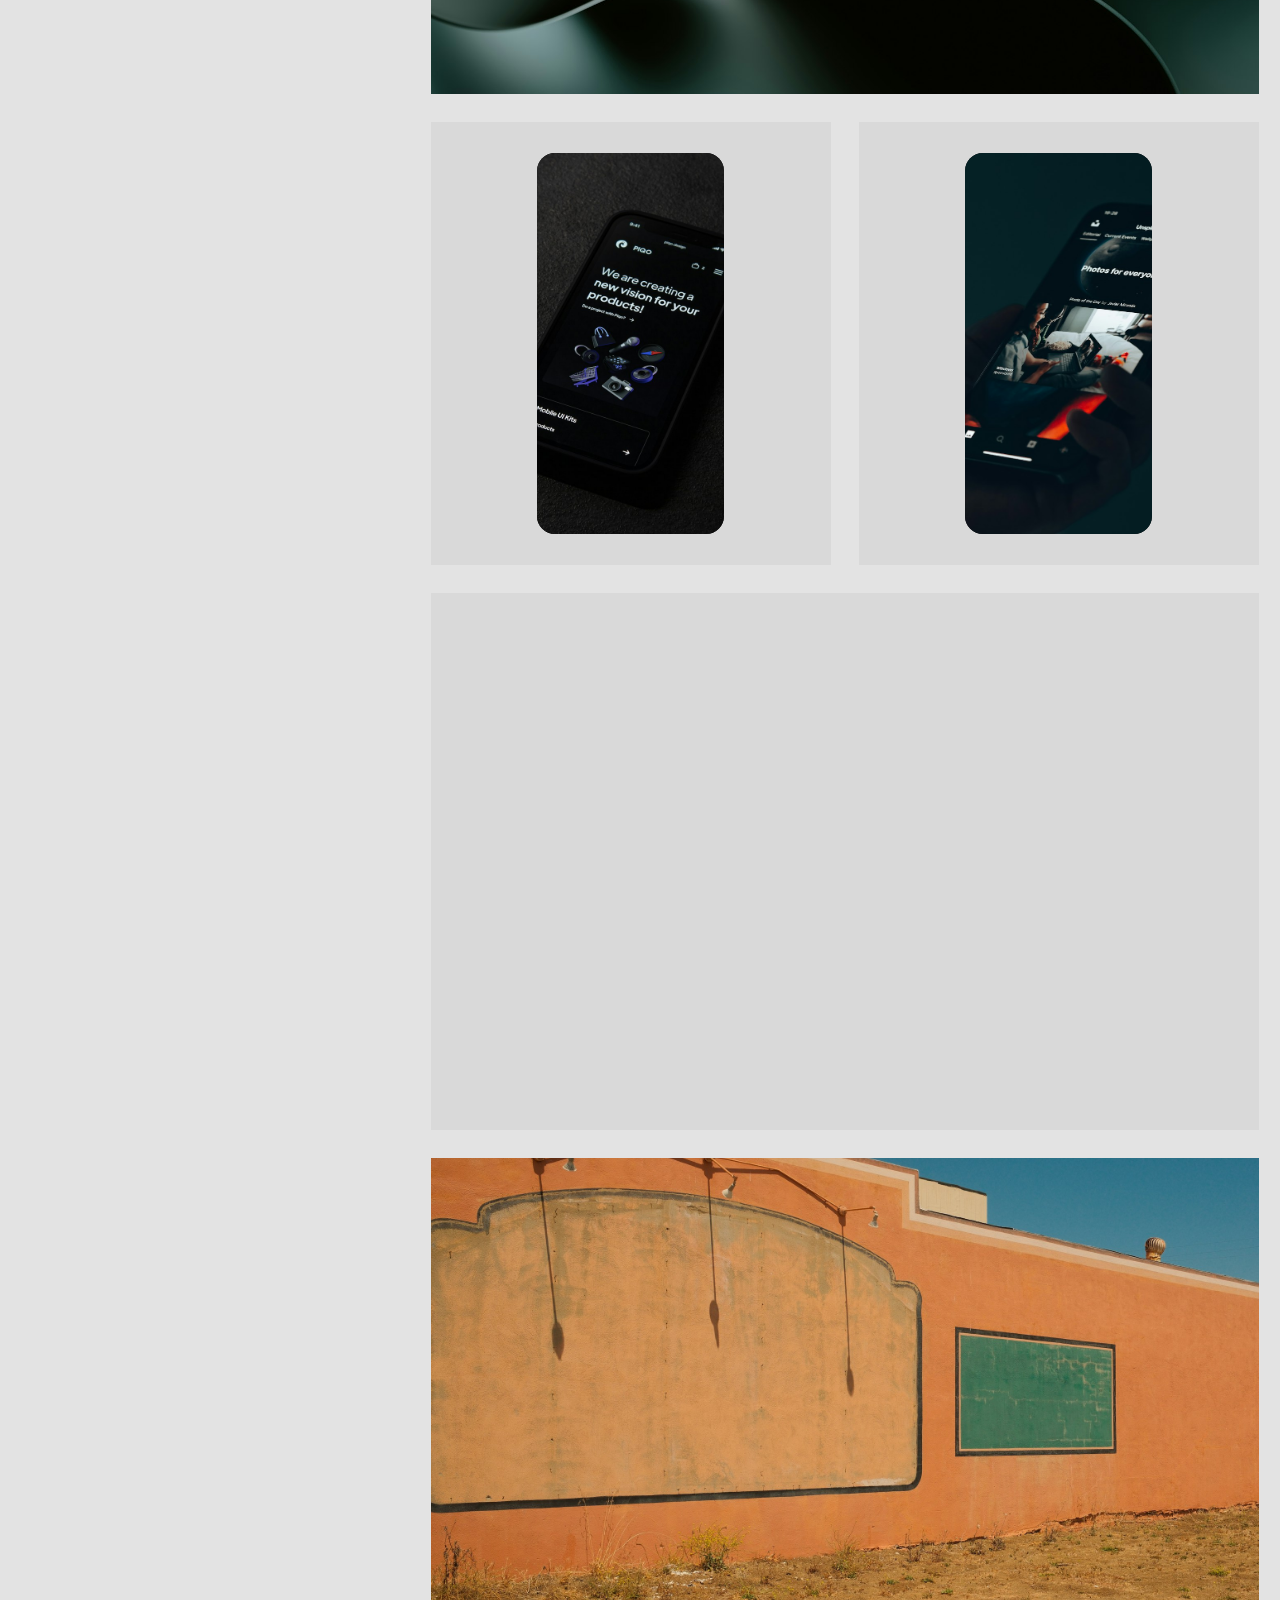
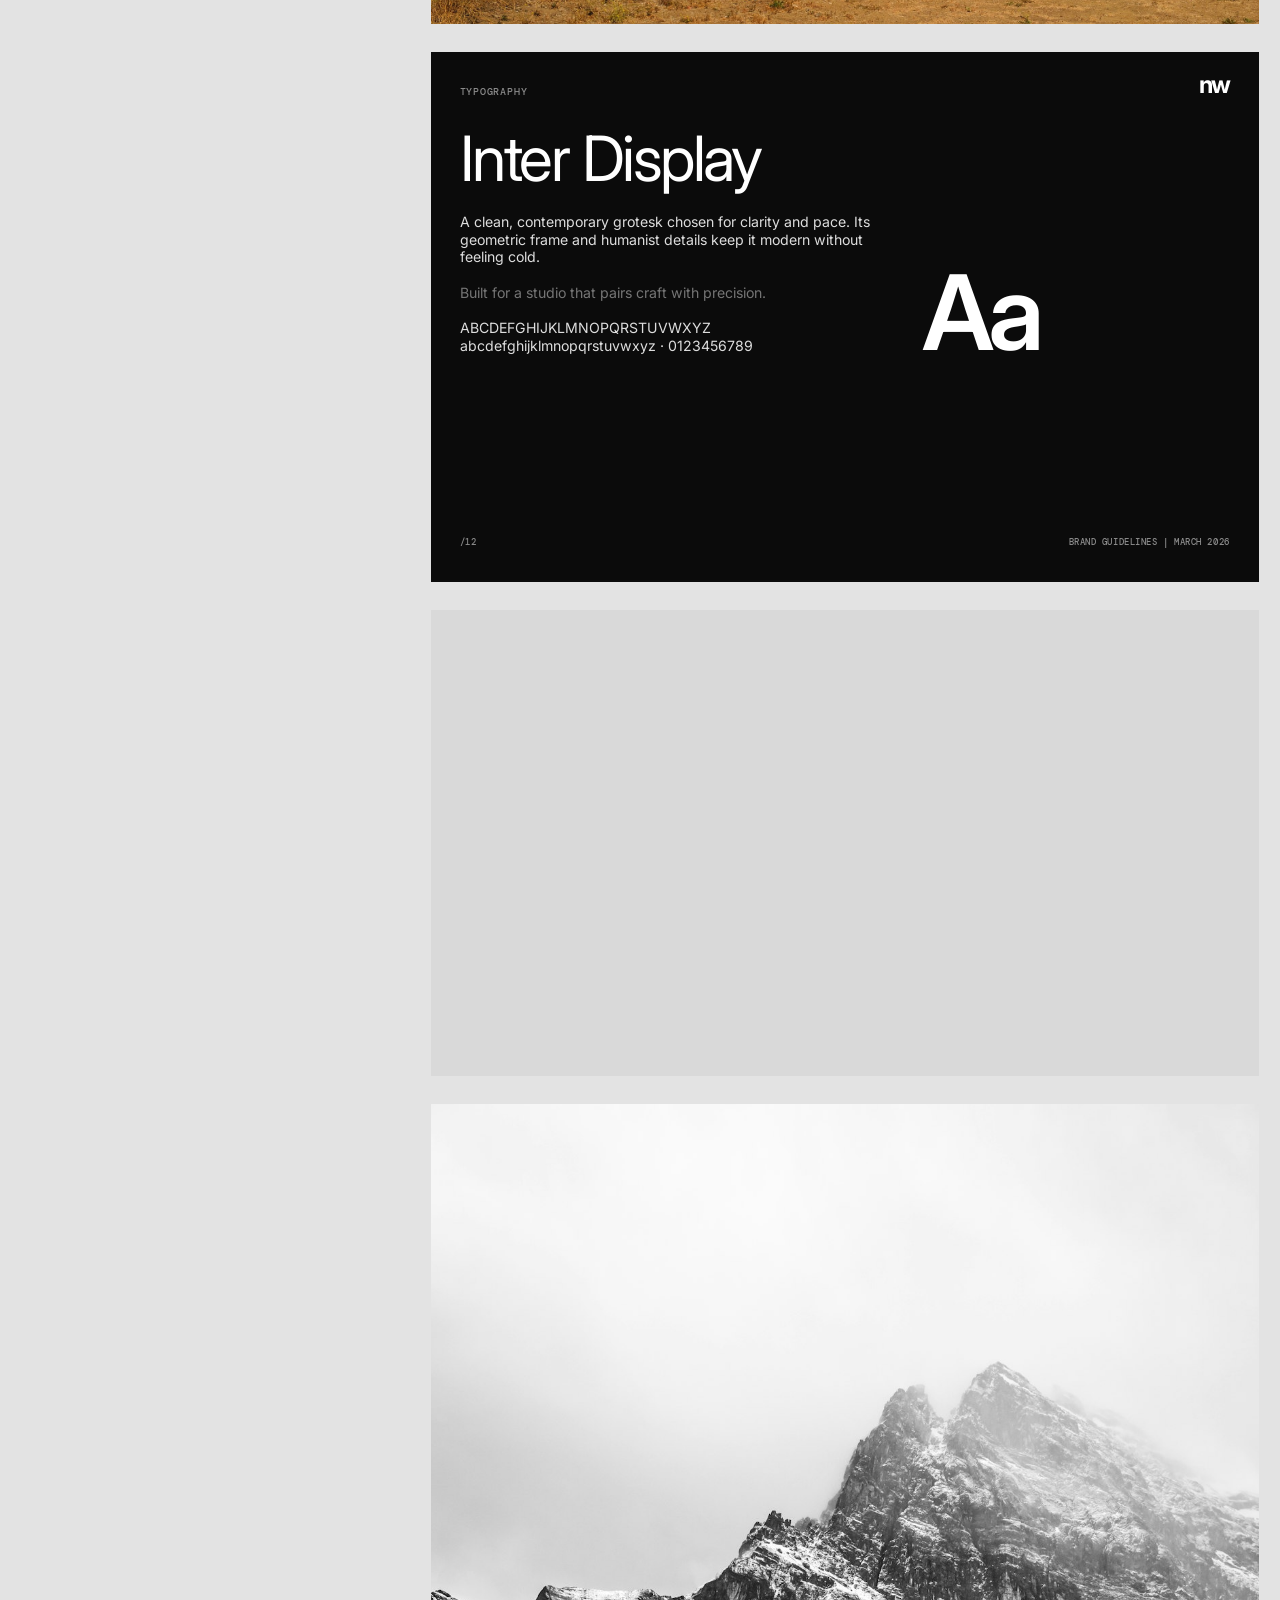
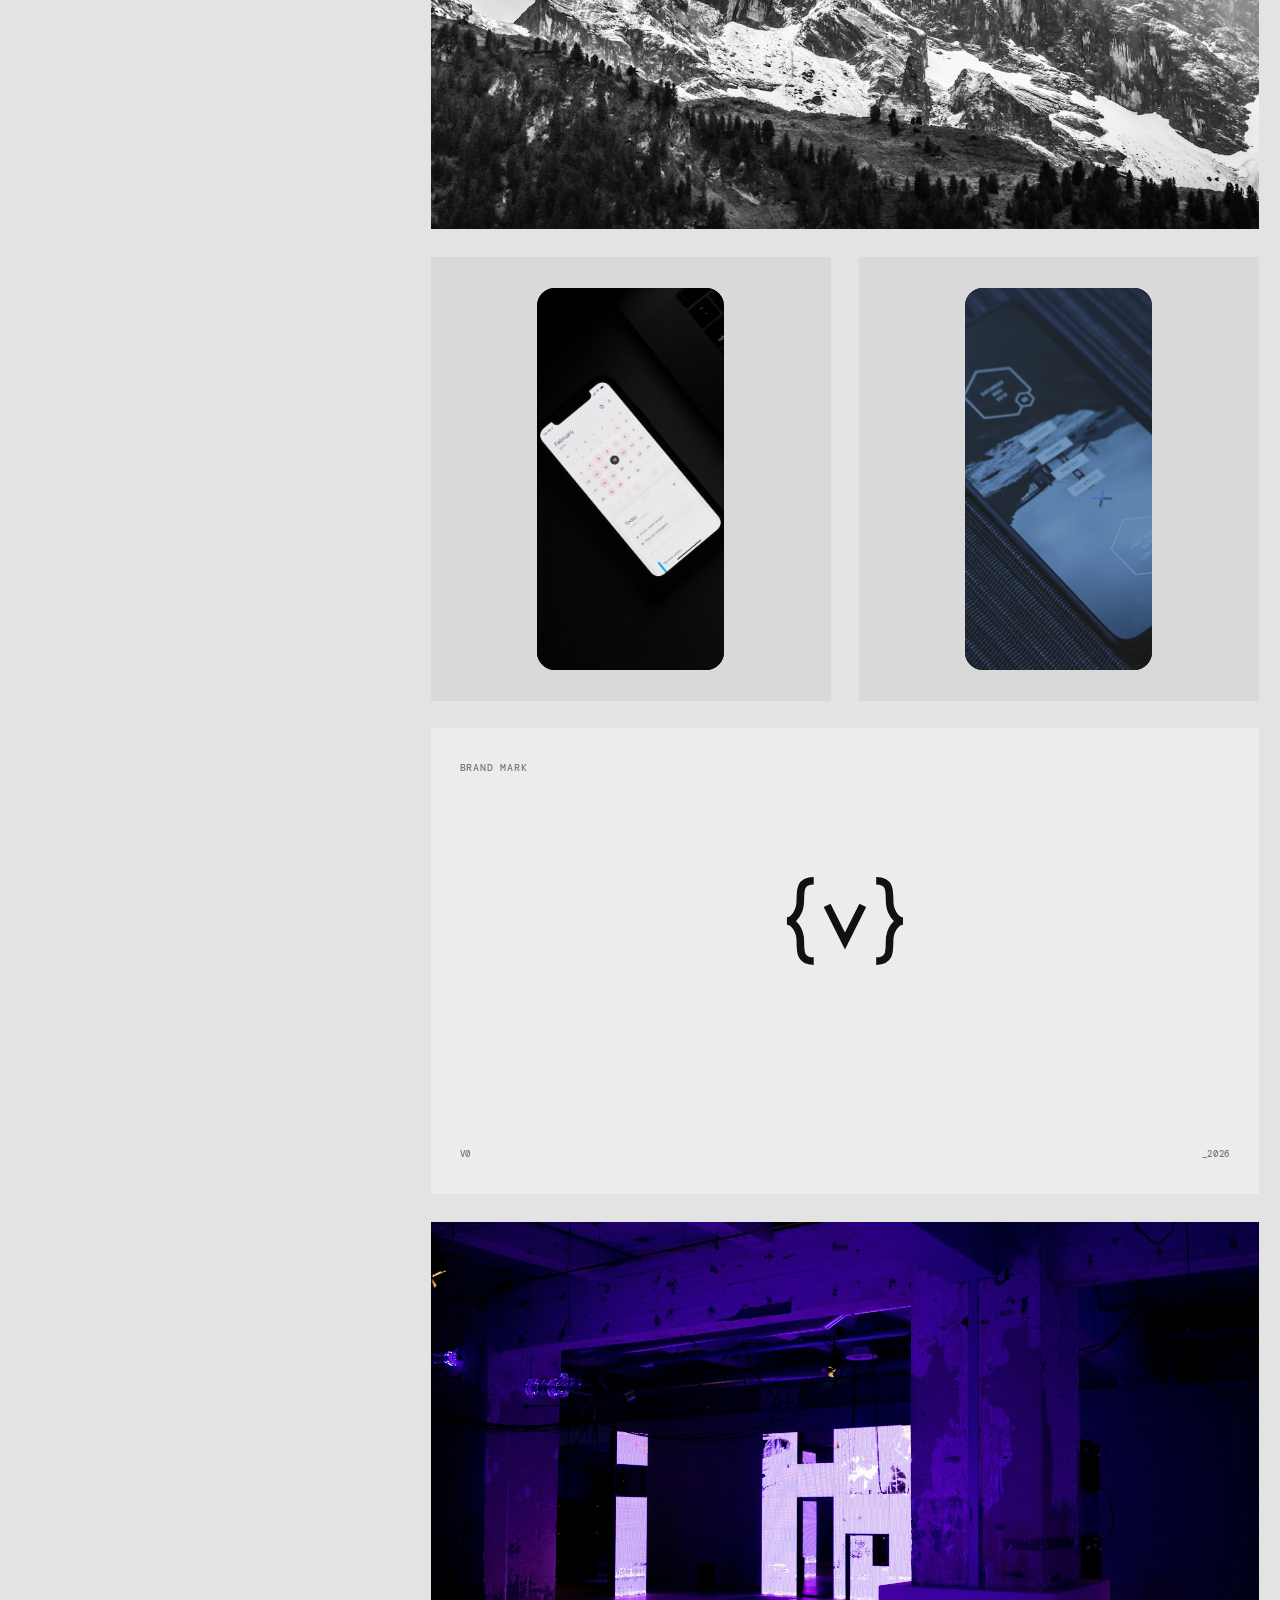
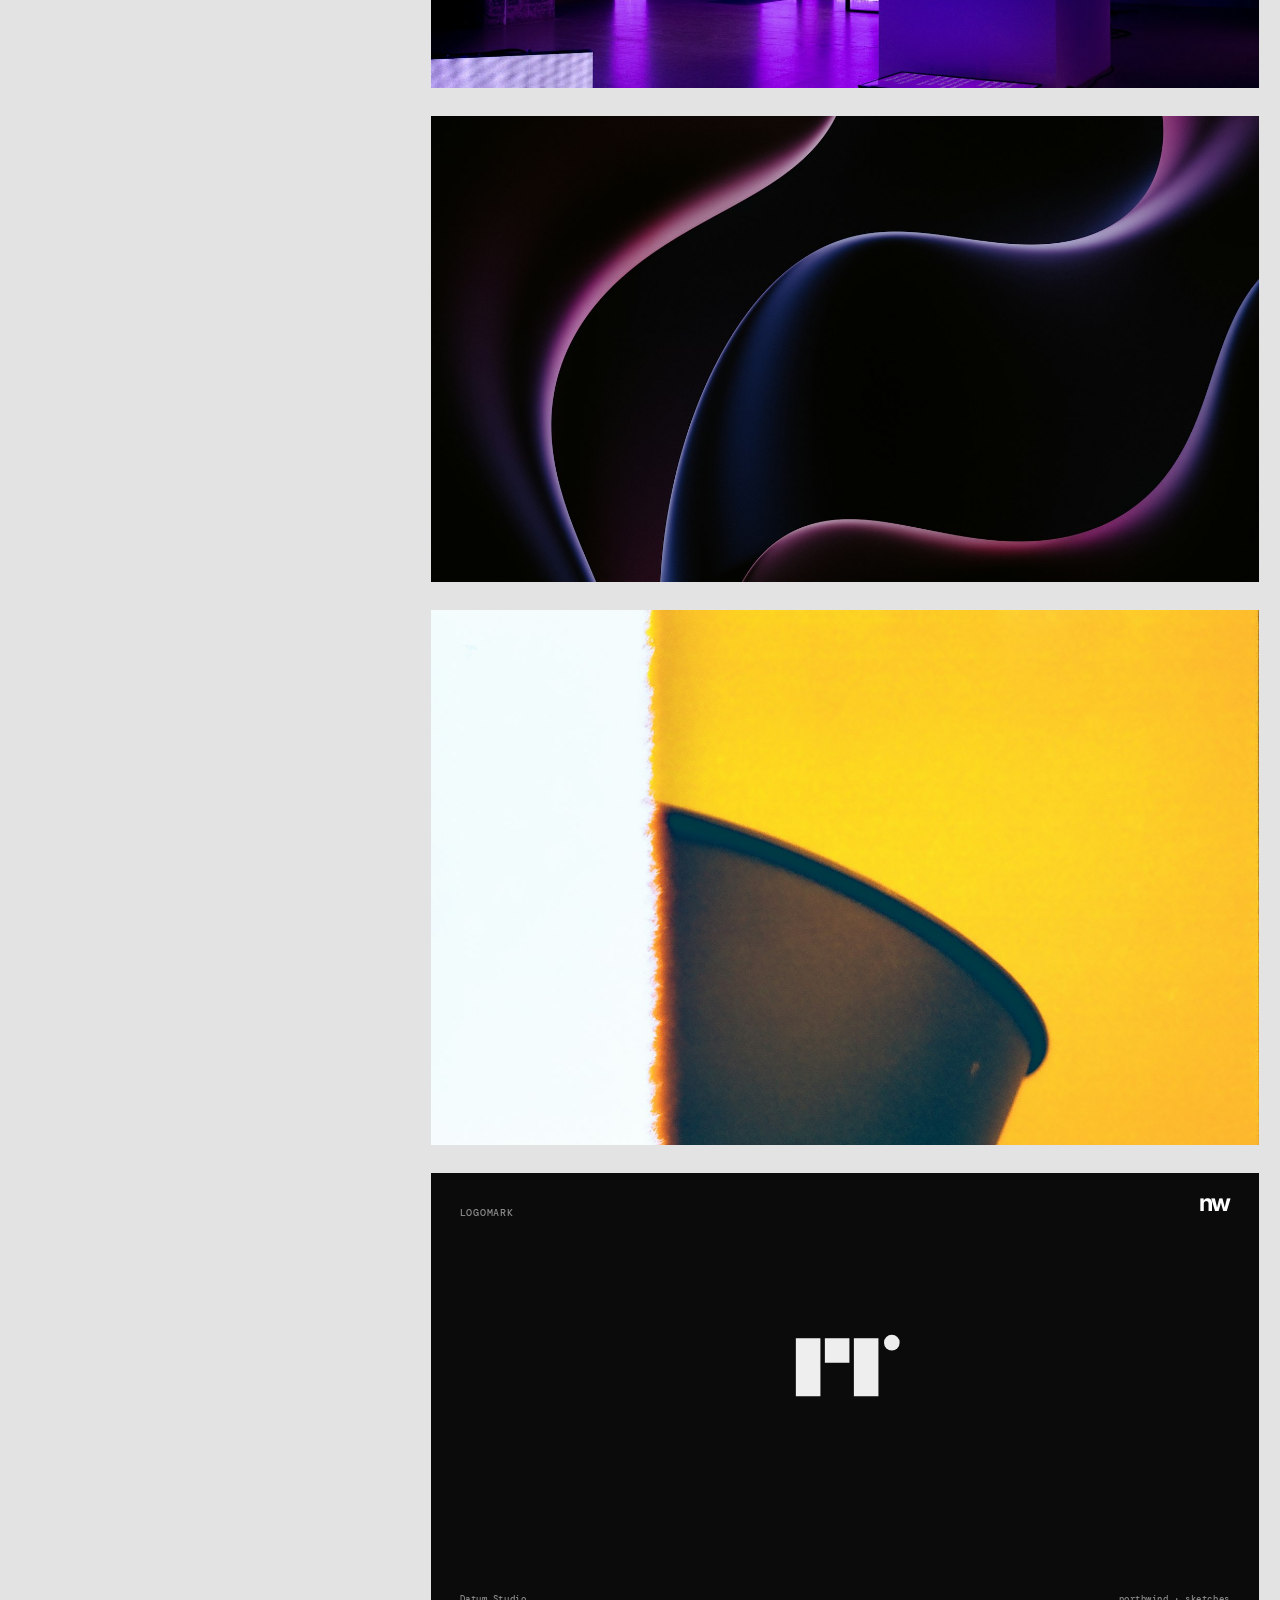
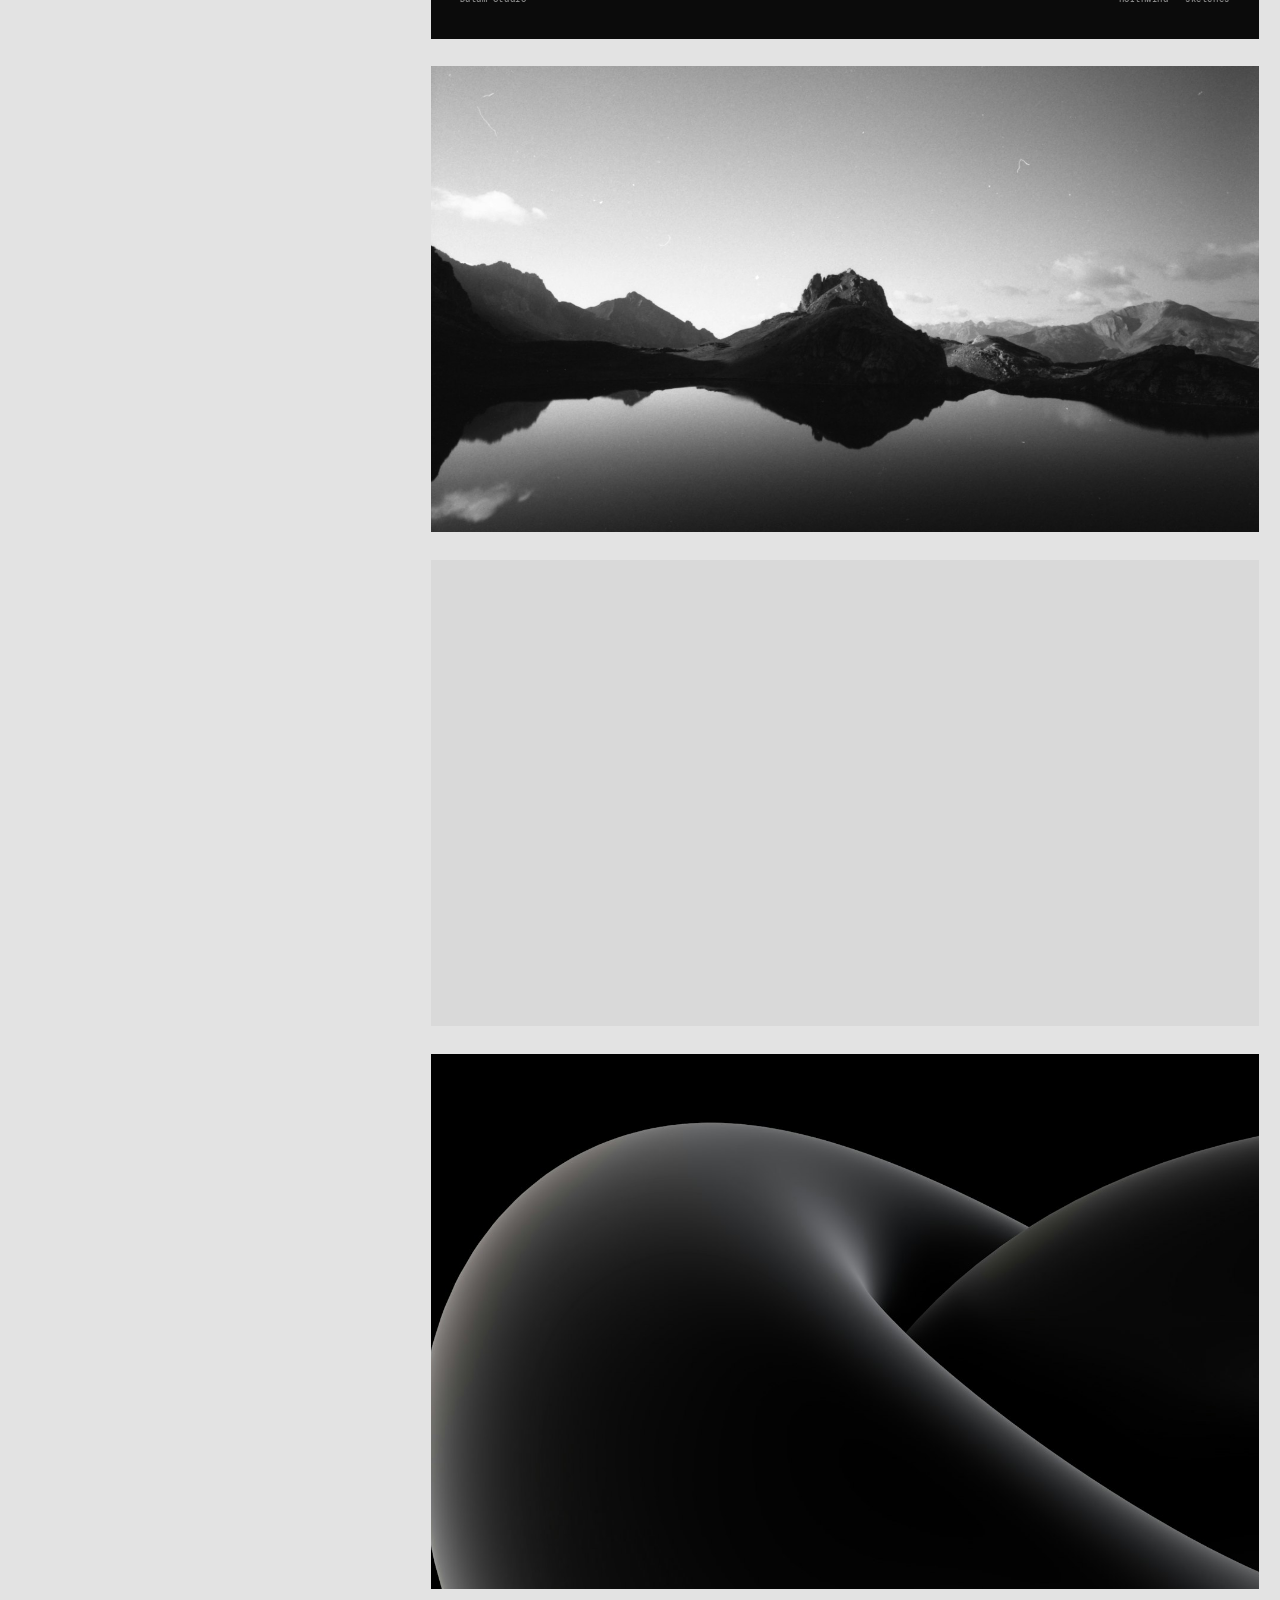
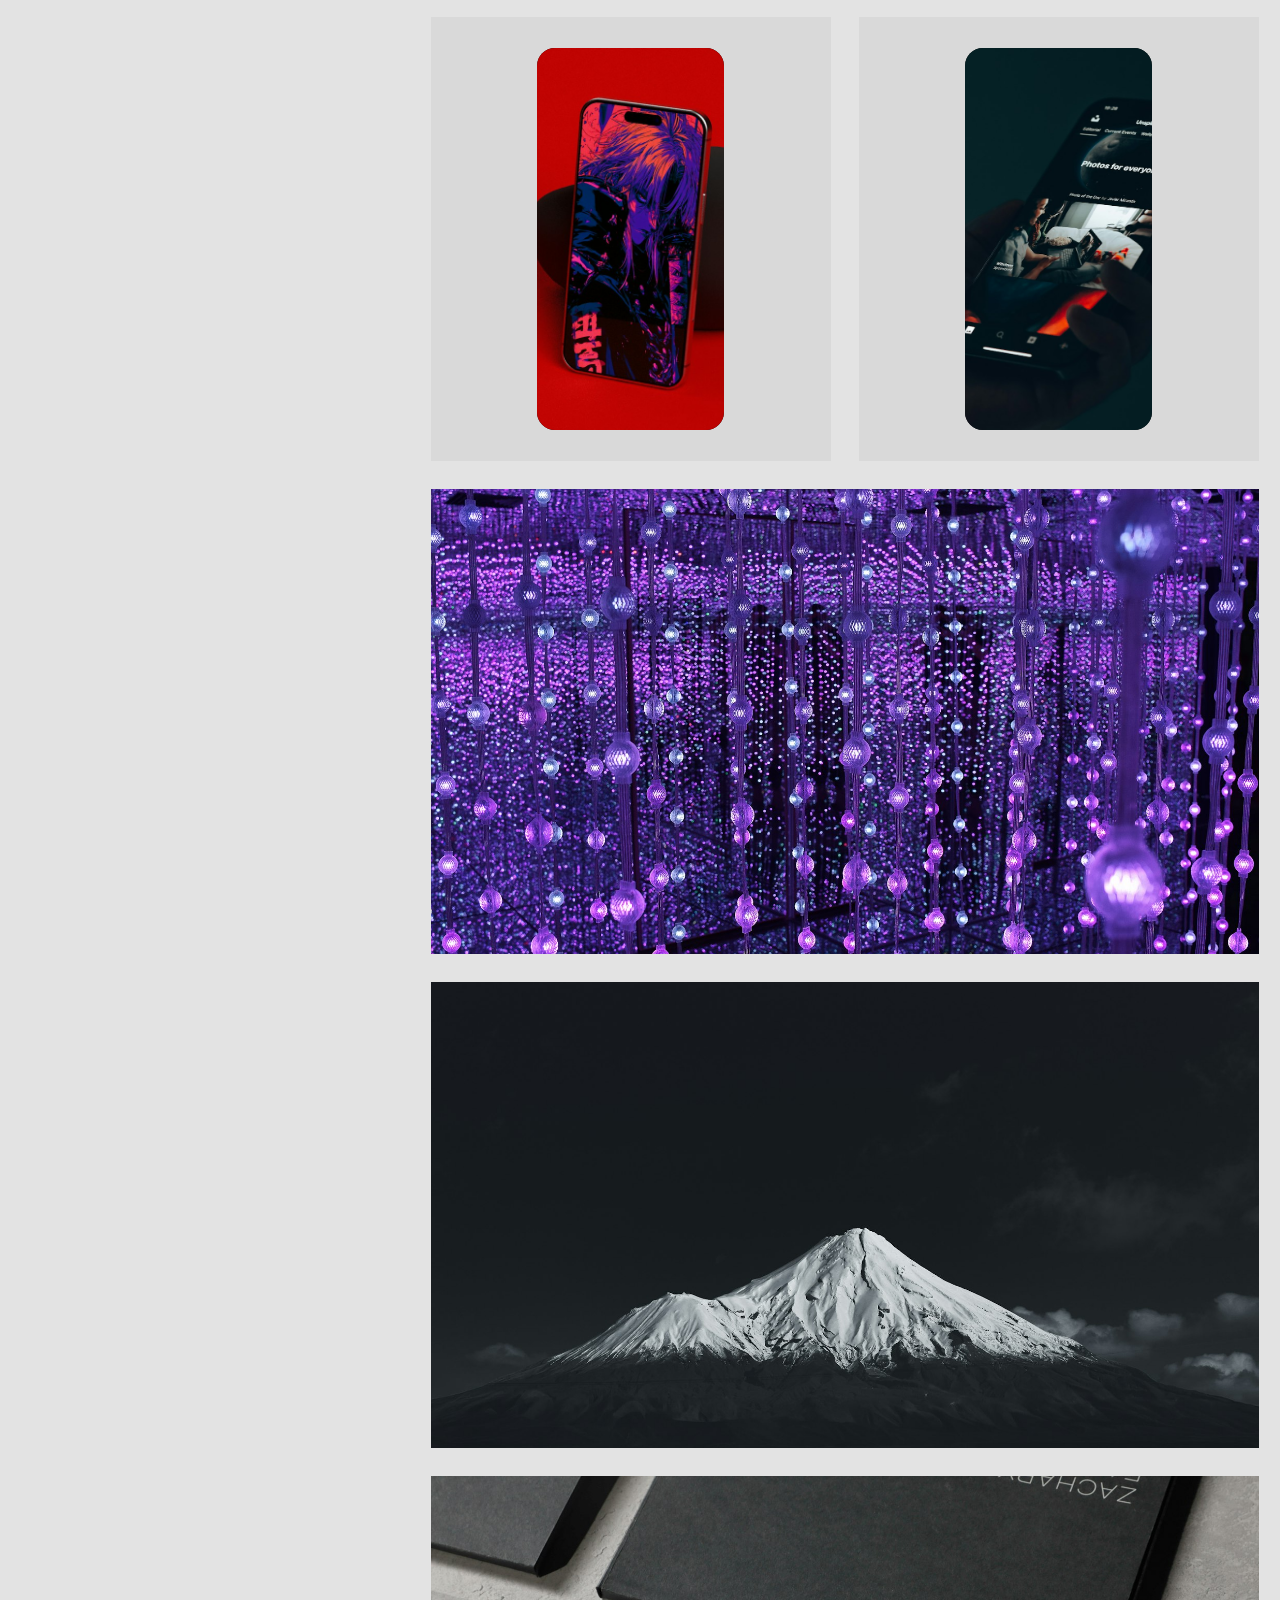
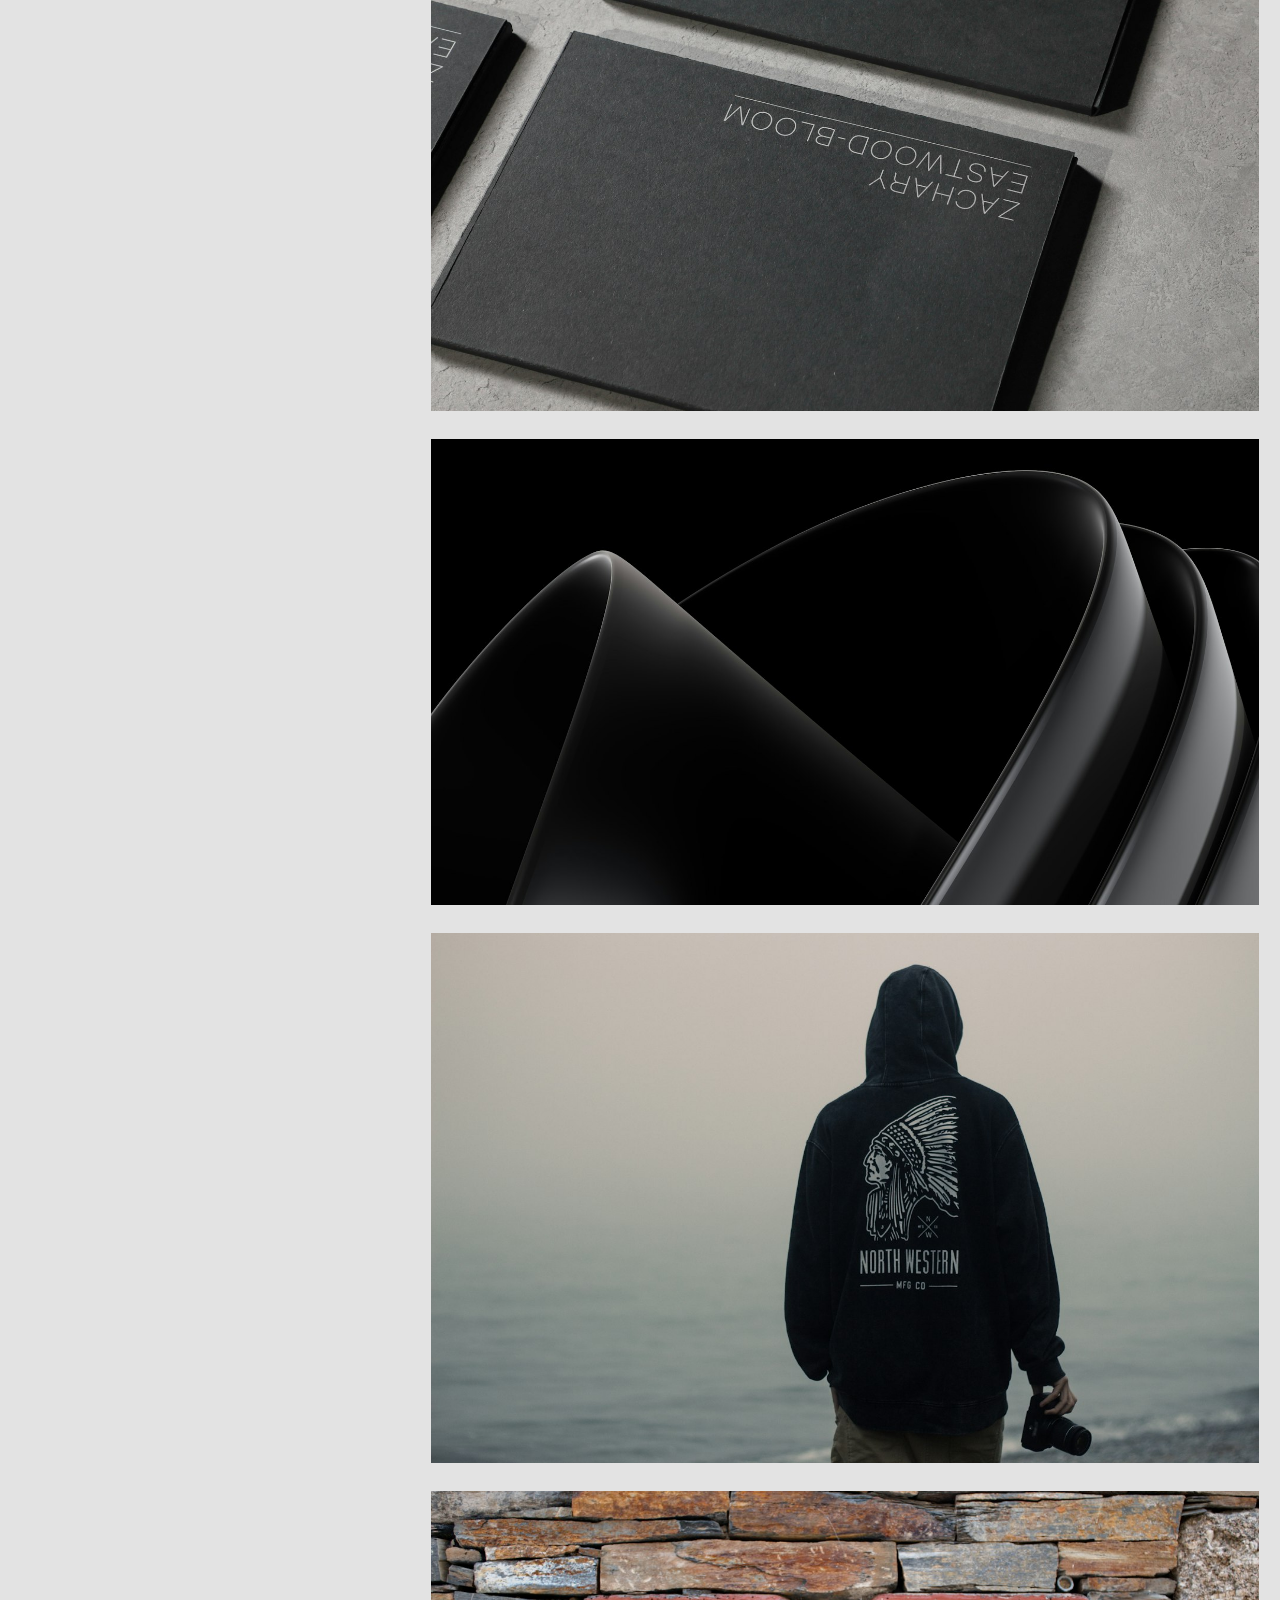
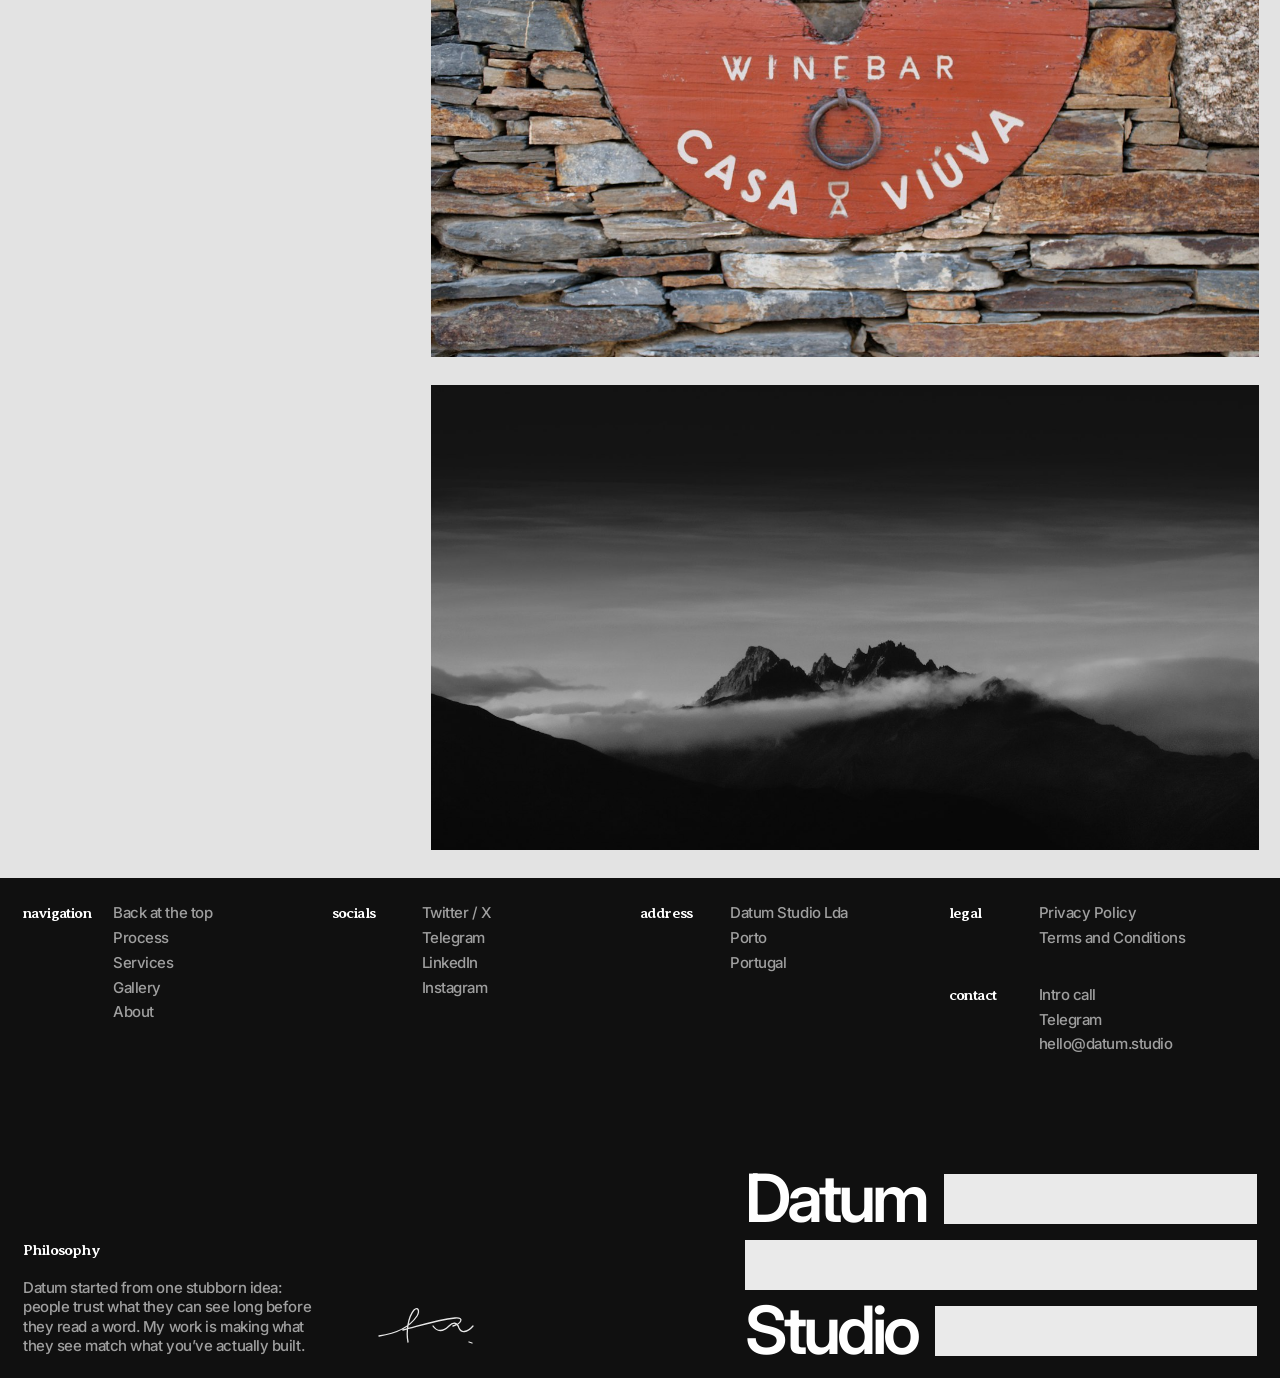
<file: gallery.html>
<!doctype html>
<html lang="en" data-root="">
<head>
<meta charset="utf-8">
<meta name="viewport" content="width=device-width, initial-scale=1">
<title>Gallery | Datum</title>
<meta name="description" content="Selected identity, web and product work from Datum Studio.">
<meta name="theme-color" content="#e3e3e3">
<link rel="icon" href="assets/img/favicon.svg" type="image/svg+xml">
<link rel="preconnect" href="https://fonts.googleapis.com">
<link rel="preconnect" href="https://fonts.gstatic.com" crossorigin>
<link rel="stylesheet" href="https://fonts.googleapis.com/css2?family=Averia+Serif+Libre:wght@400;700&family=DM+Mono:wght@400;500&family=Geist:wght@400;500;600&family=Hedvig+Letters+Serif&family=Inter+Tight:wght@500;600;700&family=Inter:wght@400;500;600;700;800&display=swap">
<link rel="stylesheet" href="assets/css/base.css"><link rel="stylesheet" href="assets/css/pages.css">
</head>
<body class="pg-gallery">
<div class="veil" aria-hidden="true"></div>
<header class="hdr" id="hdr">
  <a class="logo" href="index.html" aria-label="Datum home">
  <span class="logo__inner">
    <span class="logo__row"><span class="logo__word" data-text="Datum">Datum</span><span class="logo__bar"></span></span>
    <span class="logo__row"><span class="logo__bar logo__bar--full"></span></span>
    <span class="logo__row"><span class="logo__word" data-text="Studio">Studio</span><span class="logo__bar"></span><span class="logo__dot"></span></span>
  </span>
</a>
  <div class="hdr__clock" aria-live="off"><p>&nbsp;</p><p>&nbsp;</p></div>
  <div class="hdr__right">
    <nav class="nav" aria-label="Primary"><a class="nav__item" href="index.html"><span class="caret">&gt;</span><span class="nav__txt" data-text="Home">Home</span></a><a class="nav__item" href="index.html#services"><span class="caret">&gt;</span><span class="nav__txt" data-text="Services">Services</span></a><a class="nav__item is-current" href="gallery.html"><span class="caret">&gt;</span><span class="nav__txt" data-text="Gallery">Gallery</span></a><a class="nav__item" href="index.html#cases"><span class="caret">&gt;</span><span class="nav__txt" data-text="Case Studies">Case Studies</span></a><a class="nav__item" href="about.html"><span class="caret">&gt;</span><span class="nav__txt" data-text="About">About</span></a></nav>
    <div class="hdr__side">
      <button class="talk" type="button" data-open="book"><span class="talk__txt" data-text="Let’s Talk">Let’s Talk</span><svg viewBox="0 0 10 10" fill="none" stroke="currentColor" stroke-width="1.4" aria-hidden="true"><path d="M1.5 8.5l7-7M2.5 1.5h6v6"/></svg></button>
      <button class="sound" type="button" aria-pressed="true" aria-label="Turn sound effects off" data-cursor="grow"><svg viewBox="0 0 24 24" fill="none" stroke="currentColor" stroke-width="2" stroke-linecap="round" aria-hidden="true"><path d="M2 10v3"/><path d="M6 6v11"/><path d="M10 3v18"/><path d="M14 8v7"/><path d="M18 5v13"/><path d="M22 10v3"/></svg></button>
    </div>
  </div>
  <div class="hdr__mob">
    <span class="hdr__mslot" aria-hidden="true"></span>
    <button class="dots" type="button" aria-label="Open menu"><span></span><span></span><span></span><span></span><span></span><span></span><span></span><span></span><span></span></button>
  </div>
</header>
<button class="btn btn--dark btn--sm mtalk" type="button" data-open="book"><span>Let’s Talk <svg viewBox="0 0 10 10" fill="none" stroke="currentColor" stroke-width="1.4" aria-hidden="true"><path d="M1.5 8.5l7-7M2.5 1.5h6v6"/></svg></span></button>
<div class="booking" aria-hidden="true">Booking projects for Jan’27</div>
<main class="gal" data-zone="gal">
  <header class="gal__head"><p class="gal__tag">(Identity studio for<br>teams that outgrew it)</p><div class="gal__btns"><button class="hbtn hbtn--solid" type="button" data-open="book"><span>Schedule a call</span><svg viewBox="0 0 10 10" fill="none" stroke="currentColor" stroke-width="1.4" aria-hidden="true"><path d="M1.5 8.5l7-7M2.5 1.5h6v6"/></svg></button><button class="hbtn hbtn--soft" type="button" data-open="message"><span>Send a message</span><svg viewBox="0 0 10 10" fill="none" stroke="currentColor" stroke-width="1.4" aria-hidden="true"><path d="M1.5 8.5l7-7M2.5 1.5h6v6"/></svg></button></div>
    <i class="gal__v"></i><i class="gal__h"></i><span class="gal__plus"></span></header>
  <div class="gal__grid">
    <aside class="gal__aside"><h1>Your company grew up while your brand stayed <span>small. Let it catch up.</span></h1><div class="gal__mbtns"><button class="hbtn hbtn--solid" type="button" data-open="book"><span>Schedule a call</span><svg viewBox="0 0 10 10" fill="none" stroke="currentColor" stroke-width="1.4" aria-hidden="true"><path d="M1.5 8.5l7-7M2.5 1.5h6v6"/></svg></button><button class="hbtn hbtn--soft" type="button" data-open="message"><span>Send a message</span><svg viewBox="0 0 10 10" fill="none" stroke="currentColor" stroke-width="1.4" aria-hidden="true"><path d="M1.5 8.5l7-7M2.5 1.5h6v6"/></svg></button></div></aside>
    <div class="gal__list"><button class="gi" type="button" style="aspect-ratio:976/549" data-cursor="media" data-video="assets/video/g-vid1.mp4" aria-label="Play video"><video src="assets/video/g-vid1.mp4" muted loop playsinline preload="metadata" data-autoplay></video></button><div class="gi" style="aspect-ratio:976/549"><div class="bb"><span class="bb__k">Colour palette</span><span class="bb__logo">nw</span><p class="bb__t">Colour Palette</p><div class="bb__sw"><div style="background:#5c5c5c;color:#fff">Slate<br>#5C5C5C</div><div style="background:#ededed;color:#111">Paper<br>#EDEDED</div><div style="background:#0d0d0d;color:#fff">Ink<br>#0D0D0D</div><div style="background:#ff5a1f;color:#111">Signal<br>#FF5A1F</div></div><div class="bb__foot"><span>/10</span><span>BRAND GUIDELINES | MARCH 2026</span></div></div></div><div class="gi gi--px" style="aspect-ratio:976/631" data-cursor="grow"><img src="assets/img/g-abs1.jpg" alt="" loading="lazy" decoding="async"></div><div class="gi__pair"><div class="gi gi--phone" data-cursor="grow"><div class="gi__ph"><img src="assets/img/g-ph1.jpg" alt="" loading="lazy"></div></div><div class="gi gi--phone" data-cursor="grow"><div class="gi__ph"><img src="assets/img/g-ph2.jpg" alt="" loading="lazy"></div></div></div><button class="gi" type="button" style="aspect-ratio:976/633" data-cursor="media" data-video="assets/video/reel2.mp4" aria-label="Play video"><video src="assets/video/reel2.mp4" muted loop playsinline preload="metadata" data-autoplay></video></button><div class="gi gi--px" style="aspect-ratio:976/549" data-cursor="grow"><img src="assets/img/nw-wall.jpg" alt="" loading="lazy" decoding="async"></div><div class="gi" style="aspect-ratio:976/625"><div class="bb"><span class="bb__k">Typography</span><span class="bb__logo">nw</span><p class="bb__t">Inter Display</p><div class="bb__type"><p>A clean, contemporary grotesk chosen for clarity and pace. Its geometric frame and humanist details keep it modern without feeling cold.<br><br><span style="opacity:.5">Built for a studio that pairs craft with precision.</span><br><br>ABCDEFGHIJKLMNOPQRSTUVWXYZ<br>abcdefghijklmnopqrstuvwxyz · 0123456789</p><b>Aa</b></div><div class="bb__foot"><span>/12</span><span>BRAND GUIDELINES | MARCH 2026</span></div></div></div><button class="gi" type="button" style="aspect-ratio:976/549" data-cursor="media" data-video="assets/video/g-vid2.mp4" aria-label="Play video"><video src="assets/video/g-vid2.mp4" muted loop playsinline preload="metadata" data-autoplay></video></button><div class="gi gi--px" style="aspect-ratio:976/855" data-cursor="grow"><img src="assets/img/g-mtn2.jpg" alt="" loading="lazy" decoding="async"></div><div class="gi__pair"><div class="gi gi--phone" data-cursor="grow"><div class="gi__ph"><img src="assets/img/g-ph3.jpg" alt="" loading="lazy"></div></div><div class="gi gi--phone" data-cursor="grow"><div class="gi__ph"><img src="assets/img/g-ph4.jpg" alt="" loading="lazy"></div></div></div><div class="gi" style="aspect-ratio:976/549"><div class="bb bb--light"><span class="bb__k">Brand mark</span><div class="bb__mark"><svg viewBox="0 0 60 60" fill="none" stroke="#111" stroke-width="3.4"><path d="M16 12c-6 0-6 4-6 9s-3 9-6 9c3 0 6 4 6 9s0 9 6 9M44 12c6 0 6 4 6 9s3 9 6 9c-3 0-6 4-6 9s0 9-6 9"/><path d="M22 23l8 16 8-16"/></svg></div><div class="bb__foot"><span>V0</span><span>_2026</span></div></div></div><div class="gi gi--px" style="aspect-ratio:976/549" data-cursor="grow"><img src="assets/img/vt-room.jpg" alt="" loading="lazy" decoding="async"></div><div class="gi gi--px" style="aspect-ratio:976/549" data-cursor="grow"><img src="assets/img/g-abs2.jpg" alt="" loading="lazy" decoding="async"></div><div class="gi gi--px" style="aspect-ratio:976/631" data-cursor="grow"><img src="assets/img/ov-yellow.jpg" alt="" loading="lazy" decoding="async"></div><div class="gi" style="aspect-ratio:976/549"><div class="bb"><span class="bb__k">Logomark</span><span class="bb__logo">nw</span><div class="bb__mark" style="filter:invert(1)"><svg viewBox="0 0 60 60" fill="#111"><path d="M8 18h11v26H8zM21 18h11v11H21zM34 18h11v26H34z"/><circle cx="51" cy="20" r="3.5"/></svg></div><div class="bb__foot"><span>Datum Studio</span><span>northwind · sketches</span></div></div></div><div class="gi gi--px" style="aspect-ratio:976/549" data-cursor="grow"><img src="assets/img/g-mtn1.jpg" alt="" loading="lazy" decoding="async"></div><button class="gi" type="button" style="aspect-ratio:976/549" data-cursor="media" data-video="assets/video/step-rules.mp4" aria-label="Play video"><video src="assets/video/step-rules.mp4" muted loop playsinline preload="metadata" data-autoplay></video></button><div class="gi gi--px" style="aspect-ratio:976/631" data-cursor="grow"><img src="assets/img/g-abs4.jpg" alt="" loading="lazy" decoding="async"></div><div class="gi__pair"><div class="gi gi--phone" data-cursor="grow"><div class="gi__ph"><img src="assets/img/g-ph5.jpg" alt="" loading="lazy"></div></div><div class="gi gi--phone" data-cursor="grow"><div class="gi__ph"><img src="assets/img/g-ph2.jpg" alt="" loading="lazy"></div></div></div><div class="gi gi--px" style="aspect-ratio:976/549" data-cursor="grow"><img src="assets/img/vt-lights.jpg" alt="" loading="lazy" decoding="async"></div><div class="gi gi--px" style="aspect-ratio:976/549" data-cursor="grow"><img src="assets/img/g-mtn3.jpg" alt="" loading="lazy" decoding="async"></div><div class="gi gi--px" style="aspect-ratio:976/631" data-cursor="grow"><img src="assets/img/nw-cards.jpg" alt="" loading="lazy" decoding="async"></div><div class="gi gi--px" style="aspect-ratio:976/549" data-cursor="grow"><img src="assets/img/g-abs3.jpg" alt="" loading="lazy" decoding="async"></div><div class="gi gi--px" style="aspect-ratio:976/625" data-cursor="grow"><img src="assets/img/ov-hoodie.jpg" alt="" loading="lazy" decoding="async"></div><div class="gi gi--px" style="aspect-ratio:976/549" data-cursor="grow"><img src="assets/img/g-stone.jpg" alt="" loading="lazy" decoding="async"></div><div class="gi gi--px" style="aspect-ratio:976/549" data-cursor="grow"><img src="assets/img/g-mtn4.jpg" alt="" loading="lazy" decoding="async"></div></div>
  </div>
</main><footer class="foot" data-zone="foot" data-bk="var(--edge)">
  <div class="foot__top">
    <div class="foot__col"><p class="foot__lbl">navigation</p><div class="foot__links"><a href="#" data-jump="top">Back at the top</a><a href="index.html#services" data-jump="services">Process</a><a href="index.html#services" data-jump="services">Services</a><a href="gallery.html">Gallery</a><a href="about.html">About</a></div></div>
    <div class="foot__col"><p class="foot__lbl">socials</p><div class="foot__links"><a href="https://x.com/" target="_blank" rel="noopener">Twitter / X</a><a href="https://t.me/" target="_blank" rel="noopener">Telegram</a><a href="https://www.linkedin.com/" target="_blank" rel="noopener">LinkedIn</a><a href="https://www.instagram.com/" target="_blank" rel="noopener">Instagram</a></div></div>
    <div class="foot__col"><p class="foot__lbl">address</p><div class="foot__links"><span>Datum Studio Lda</span><span>Porto</span><span>Portugal</span></div></div>
    <div class="foot__col"><p class="foot__lbl">legal</p><div class="foot__links"><a href="privacy.html">Privacy Policy</a><a href="terms.html">Terms and Conditions</a></div>
      <p class="foot__lbl">contact</p><div class="foot__links"><a href="intro.html">Intro call</a><a href="https://t.me/" target="_blank" rel="noopener">Telegram</a><a href="mailto:hello@datum.studio">hello@datum.studio</a></div></div>
  </div>
  <div class="foot__bot">
    <div class="foot__phil"><div><b>Philosophy</b><p>Datum started from one stubborn idea: people trust what they can see long before they read a word. My work is making what they see match what you’ve actually built.</p></div><svg class="foot__sign" viewBox="0 0 120 60" fill="none" stroke="currentColor" stroke-width="1.3" stroke-linecap="round" aria-hidden="true"><path d="M6 40c14-2 30-8 38-20 3-5 1-10-3-6-6 7-8 22-6 32M30 34c16-4 34-10 52-12 10-1 6 6-2 8M60 30c4 6 10 6 16 0 4-4 8-4 10 2 2 5 8 5 14-2M96 46l3 1"/></svg></div>
    <div class="biglogo" aria-hidden="true">
      <div class="biglogo__row"><span class="biglogo__word">Datum</span><span class="biglogo__bar"></span></div>
      <div class="biglogo__row"><span class="biglogo__bar"></span></div>
      <div class="biglogo__row"><span class="biglogo__word">Studio</span><span class="biglogo__bar"></span></div>
    </div>
  </div>
</footer>
<div class="mmenu" role="dialog" aria-label="Menu">
  <button class="mmenu__x" type="button" aria-label="Close menu"><svg viewBox="0 0 12 12" fill="none" stroke="currentColor" stroke-width="1.6" aria-hidden="true"><path d="M1 1l10 10M11 1L1 11"/></svg></button>
  <nav>
    <a href="index.html">Home</a><a href="index.html#services">Services</a><a href="gallery.html">Gallery</a>
    <a href="index.html#cases">Case Studies</a><a href="about.html">About</a>
  </nav>
  <button class="btn btn--white" type="button" data-open="book"><span>Let’s Talk <svg viewBox="0 0 10 10" fill="none" stroke="currentColor" stroke-width="1.4" aria-hidden="true"><path d="M1.5 8.5l7-7M2.5 1.5h6v6"/></svg></span></button>
</div>

<div class="scrim" aria-hidden="true"></div>

<aside class="drawer" id="drawer-book" aria-hidden="true" aria-label="Book a call">
  <div class="drawer__bar"><p class="drawer__title">Book a call</p><button class="xbtn" type="button" data-close aria-label="Close"><svg viewBox="0 0 12 12" fill="none" stroke="currentColor" stroke-width="1.6" aria-hidden="true"><path d="M1 1l10 10M11 1L1 11"/></svg></button></div>
  <div class="drawer__body"><div class="cal">
  <div class="cal__side">
    <div class="cal__who">
      <span class="cal__ava"><img src="assets/img/p-founder.jpg" alt="" loading="lazy"></span>
      <span class="cal__name">Elias Marin</span>
      <span class="cal__type">30 Min Intro Call</span>
      <p class="cal__desc">Glad you’re here. Share a little about your company before the call so the half hour goes to the parts that matter.</p>
      <div class="cal__meta">
        <span><svg viewBox="0 0 16 16" fill="none" stroke="currentColor" stroke-width="1.4"><circle cx="8" cy="8" r="6.5"/><path d="M8 4.5V8l2.5 1.5"/></svg>30m</span>
        <span><svg viewBox="0 0 16 16" fill="none" stroke="currentColor" stroke-width="1.4"><rect x="1.5" y="4" width="9" height="8" rx="1.5"/><path d="M10.5 7l4-2.5v7l-4-2.5"/></svg>Video call</span>
        <span><svg viewBox="0 0 16 16" fill="none" stroke="currentColor" stroke-width="1.4"><circle cx="8" cy="8" r="6.5"/><path d="M1.5 8h13M8 1.5c2 2 2 11 0 13M8 1.5c-2 2-2 11 0 13"/></svg>Europe/Lisbon</span>
      </div>
    </div>
  </div>
  <div class="cal__main">
    <div class="cal__month"><span><b>Month</b><i> 2026</i></span><span class="cal__nav"><button type="button" data-cal="prev" aria-label="Previous month">‹</button><button type="button" data-cal="next" aria-label="Next month">›</button></span></div>
    <div class="cal__grid"></div>
  </div>
  <div class="cal__slots"><h4>Day</h4><div class="cal__times"></div>
    <form class="cal__form" novalidate>
      <div class="fld"><label>Your name</label><input type="text" required placeholder="Full name"><p class="fld__err">Please add your name.</p></div>
      <div class="fld"><label>Email</label><input type="email" required placeholder="name@company.com"><p class="fld__err">Add an email for the invite.</p></div>
      <button class="btn btn--black" type="submit"><span>Confirm booking <svg viewBox="0 0 10 10" fill="none" stroke="currentColor" stroke-width="1.4" aria-hidden="true"><path d="M1.5 8.5l7-7M2.5 1.5h6v6"/></svg></span></button>
    </form>
  </div>
  <div class="cal__done" role="status"><p>You’re booked.</p><p></p></div>
  <p class="cal__brand">Scheduling by Datum</p>
</div></div>
</aside>

<aside class="drawer drawer--wide" id="drawer-message" aria-hidden="true" aria-label="Send a message">
  <div class="drawer__body">
    <div class="msg">
      <button class="xbtn msg__x" type="button" data-close aria-label="Close"><svg viewBox="0 0 12 12" fill="none" stroke="currentColor" stroke-width="1.6" aria-hidden="true"><path d="M1 1l10 10M11 1L1 11"/></svg></button>
      <h3>Send me a message.</h3>
      <p class="msg__lead">Tell me what you’re building and where it feels stuck. Datum replies within one working day.</p>
      <form novalidate>
        <div class="fld"><label for="m-email">Email</label><input id="m-email" type="email" required placeholder="name@company.com"><p class="fld__err">Add an email we can reply to.</p></div>
        <div class="fld"><label for="m-svc">Service</label><select id="m-svc"><option>Brand identity</option><option>Website design &amp; build</option><option>Product design</option><option>Not sure yet</option></select></div>
        <div class="fld"><label for="m-budget">Budget</label><input id="m-budget" type="text" placeholder="A range, or not sure yet"></div>
        <div class="fld"><label for="m-msg">Message</label><textarea id="m-msg" required placeholder="Write me anything"></textarea><p class="fld__err">A line or two is enough.</p></div>
        <button class="btn btn--black" type="submit"><span>Send <svg viewBox="0 0 10 10" fill="none" stroke="currentColor" stroke-width="1.4" aria-hidden="true"><path d="M1.5 8.5l7-7M2.5 1.5h6v6"/></svg></span></button>
      </form>
      <div class="msg__done" role="status"><p>Your message is in.</p><p>Datum will get back to you within 24 hours.</p></div>
    </div>
  </div>
</aside>

<div class="vmodal" role="dialog" aria-label="Video player">
  <div class="vmodal__bg"></div>
  <div class="vmodal__box">
    <button class="vmodal__close" type="button"><svg viewBox="0 0 12 12" fill="none" stroke="currentColor" stroke-width="1.6" aria-hidden="true"><path d="M1 1l10 10M11 1L1 11"/></svg><span>Close</span></button>
    <div class="vmodal__player">
      <video playsinline loop preload="none"></video>
      <button class="vmodal__toggle" type="button" aria-label="Play or pause"></button>
      <button class="vmodal__snd" type="button"><svg viewBox="0 0 24 24" fill="none" stroke="currentColor" stroke-width="2" stroke-linecap="round" aria-hidden="true"><path d="M2 10v3"/><path d="M6 6v11"/><path d="M10 3v18"/><path d="M14 8v7"/><path d="M18 5v13"/><path d="M22 10v3"/></svg><span>Sound on</span></button>
    </div>
  </div>
</div>
<script src="assets/js/core.js" defer></script><script src="assets/js/pages.js" defer></script>
</body>
</html>
</file>
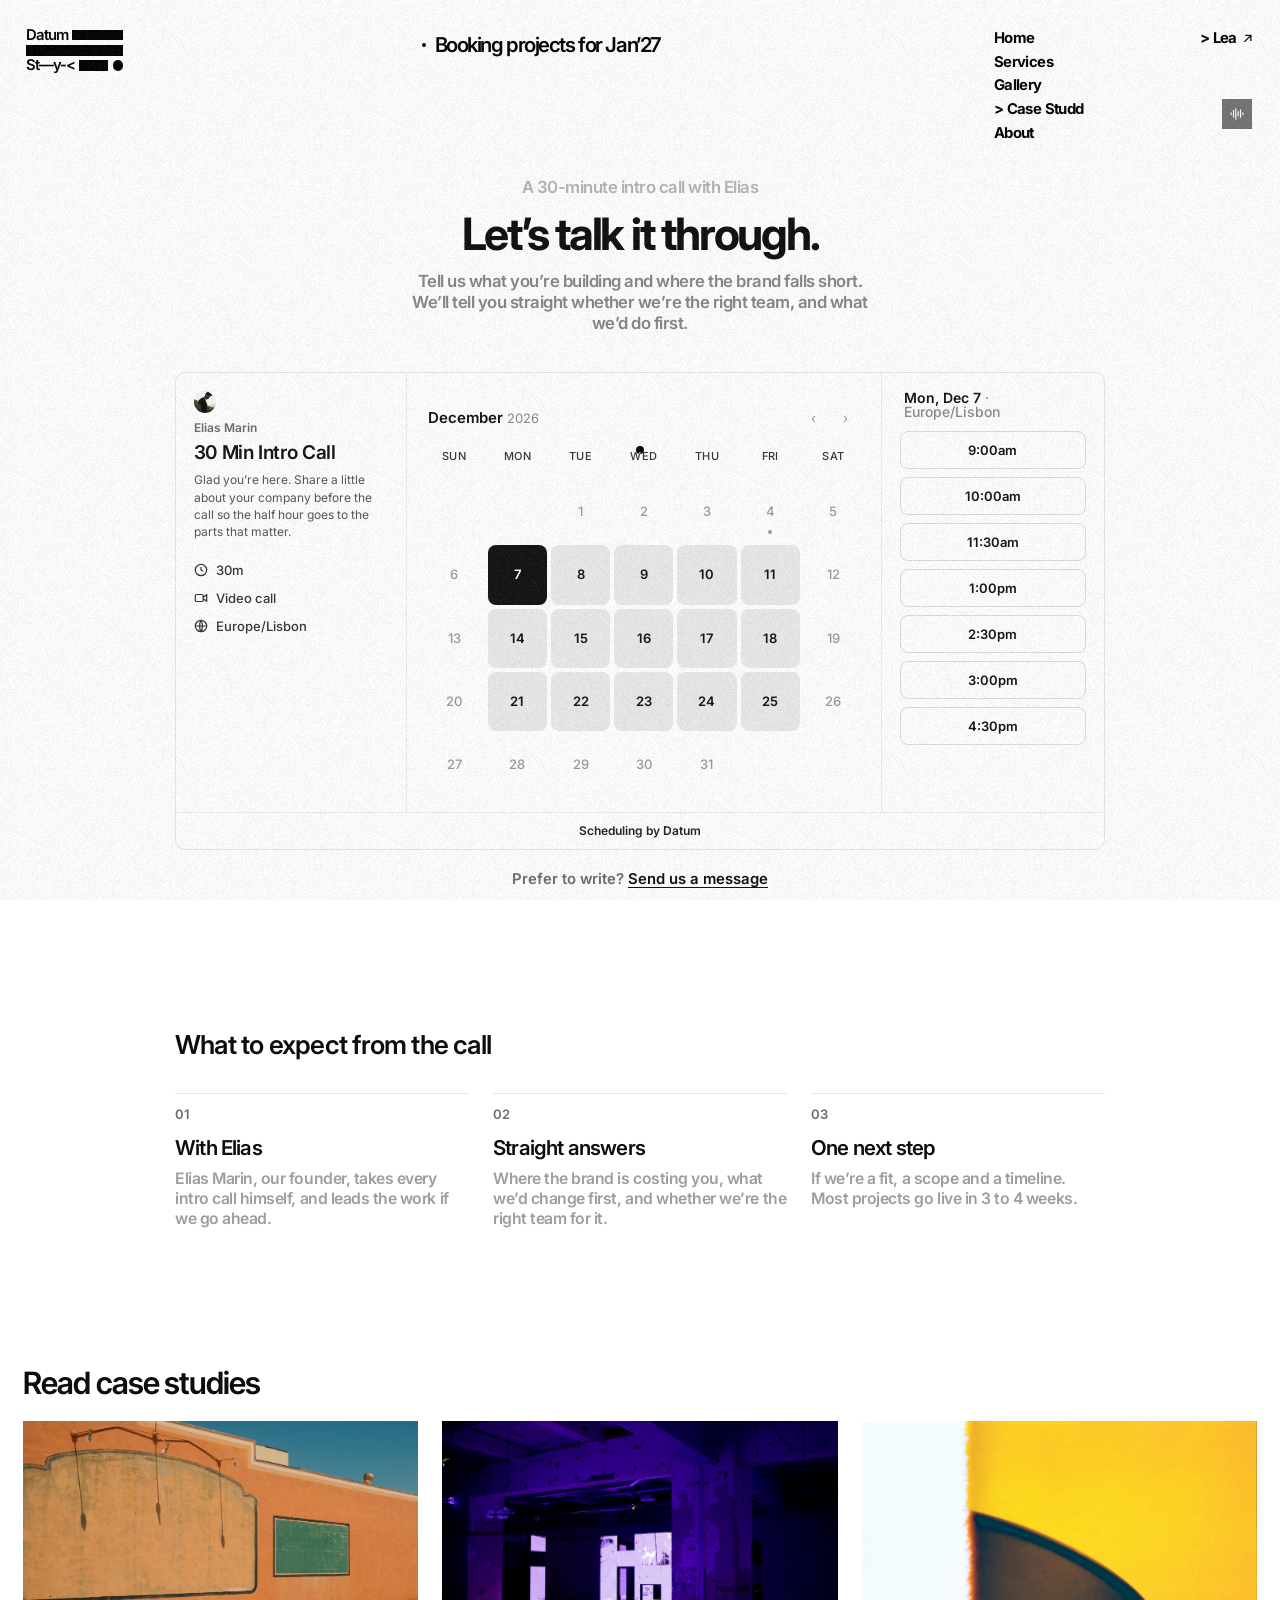
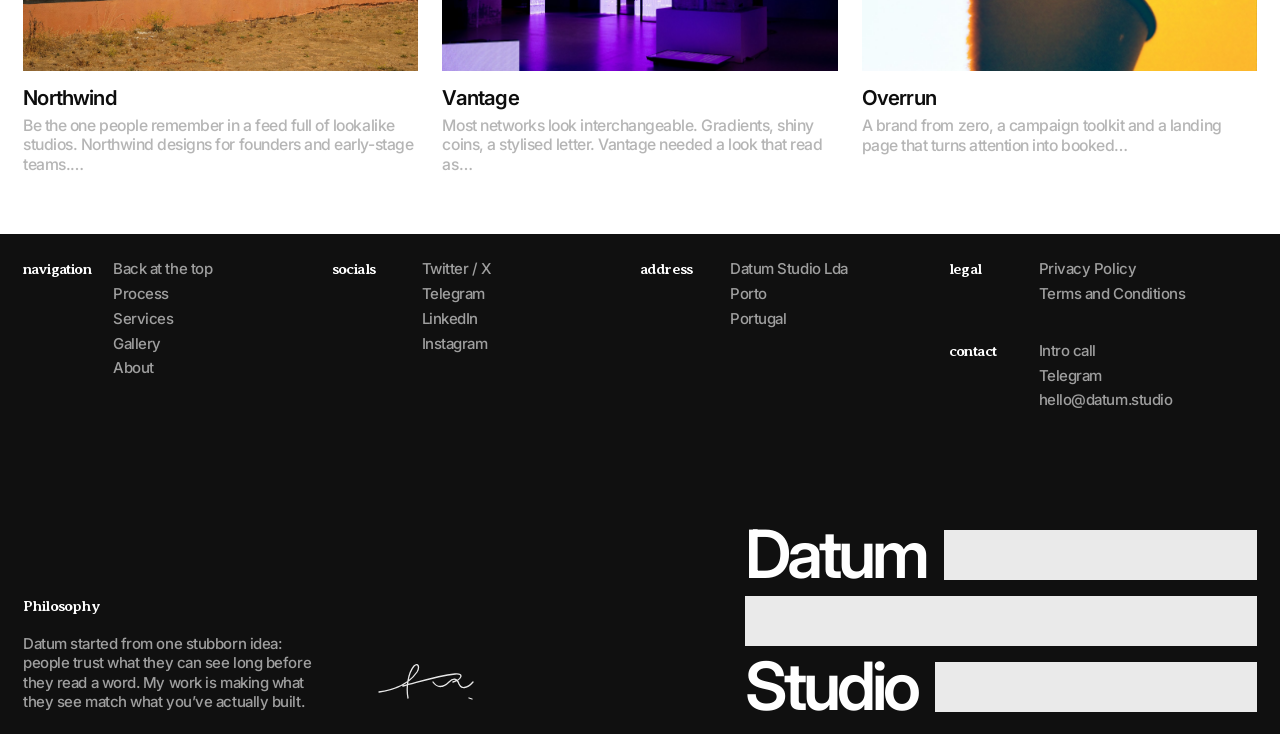
<file: intro.html>
<!doctype html>
<html lang="en" data-root="">
<head>
<meta charset="utf-8">
<meta name="viewport" content="width=device-width, initial-scale=1">
<title>Book an intro call | Datum</title>
<meta name="description" content="A free 30-minute intro call with Elias Marin.">
<meta name="theme-color" content="#ffffff">
<link rel="icon" href="assets/img/favicon.svg" type="image/svg+xml">
<link rel="preconnect" href="https://fonts.googleapis.com">
<link rel="preconnect" href="https://fonts.gstatic.com" crossorigin>
<link rel="stylesheet" href="https://fonts.googleapis.com/css2?family=Averia+Serif+Libre:wght@400;700&family=DM+Mono:wght@400;500&family=Geist:wght@400;500;600&family=Hedvig+Letters+Serif&family=Inter+Tight:wght@500;600;700&family=Inter:wght@400;500;600;700;800&display=swap">
<link rel="stylesheet" href="assets/css/base.css"><link rel="stylesheet" href="assets/css/pages.css">
</head>
<body class="pg-intro">
<div class="veil" aria-hidden="true"></div>
<header class="hdr" id="hdr">
  <a class="logo" href="index.html" aria-label="Datum home">
  <span class="logo__inner">
    <span class="logo__row"><span class="logo__word" data-text="Datum">Datum</span><span class="logo__bar"></span></span>
    <span class="logo__row"><span class="logo__bar logo__bar--full"></span></span>
    <span class="logo__row"><span class="logo__word" data-text="Studio">Studio</span><span class="logo__bar"></span><span class="logo__dot"></span></span>
  </span>
</a>
  <div class="hdr__clock" aria-live="off"><p>&nbsp;</p><p>&nbsp;</p></div>
  <div class="hdr__right">
    <nav class="nav" aria-label="Primary"><a class="nav__item" href="index.html"><span class="caret">&gt;</span><span class="nav__txt" data-text="Home">Home</span></a><a class="nav__item" href="index.html#services"><span class="caret">&gt;</span><span class="nav__txt" data-text="Services">Services</span></a><a class="nav__item" href="gallery.html"><span class="caret">&gt;</span><span class="nav__txt" data-text="Gallery">Gallery</span></a><a class="nav__item" href="index.html#cases"><span class="caret">&gt;</span><span class="nav__txt" data-text="Case Studies">Case Studies</span></a><a class="nav__item" href="about.html"><span class="caret">&gt;</span><span class="nav__txt" data-text="About">About</span></a></nav>
    <div class="hdr__side">
      <button class="talk" type="button" data-open="book"><span class="talk__txt" data-text="Let’s Talk">Let’s Talk</span><svg viewBox="0 0 10 10" fill="none" stroke="currentColor" stroke-width="1.4" aria-hidden="true"><path d="M1.5 8.5l7-7M2.5 1.5h6v6"/></svg></button>
      <button class="sound" type="button" aria-pressed="true" aria-label="Turn sound effects off" data-cursor="grow"><svg viewBox="0 0 24 24" fill="none" stroke="currentColor" stroke-width="2" stroke-linecap="round" aria-hidden="true"><path d="M2 10v3"/><path d="M6 6v11"/><path d="M10 3v18"/><path d="M14 8v7"/><path d="M18 5v13"/><path d="M22 10v3"/></svg></button>
    </div>
  </div>
  <div class="hdr__mob">
    <span class="hdr__mslot" aria-hidden="true"></span>
    <button class="dots" type="button" aria-label="Open menu"><span></span><span></span><span></span><span></span><span></span><span></span><span></span><span></span><span></span></button>
  </div>
</header>
<button class="btn btn--dark btn--sm mtalk" type="button" data-open="book"><span>Let’s Talk <svg viewBox="0 0 10 10" fill="none" stroke="currentColor" stroke-width="1.4" aria-hidden="true"><path d="M1.5 8.5l7-7M2.5 1.5h6v6"/></svg></span></button>
<div class="booking" aria-hidden="true">Booking projects for Jan’27</div>
<main class="intro" data-zone="intro" data-bk="32.93%">
  <div class="intro__hd"><p class="intro__k">A 30-minute intro call with Elias</p><h1>Let’s talk it through.</h1><p>Tell us what you’re building and where the brand falls short. We’ll tell you straight whether we’re the right team, and what we’d do first.</p></div>
  <div class="intro__cal"><div class="cal cal--inline">
  <div class="cal__side">
    <div class="cal__who">
      <span class="cal__ava"><img src="assets/img/p-founder.jpg" alt="" loading="lazy"></span>
      <span class="cal__name">Elias Marin</span>
      <span class="cal__type">30 Min Intro Call</span>
      <p class="cal__desc">Glad you’re here. Share a little about your company before the call so the half hour goes to the parts that matter.</p>
      <div class="cal__meta">
        <span><svg viewBox="0 0 16 16" fill="none" stroke="currentColor" stroke-width="1.4"><circle cx="8" cy="8" r="6.5"/><path d="M8 4.5V8l2.5 1.5"/></svg>30m</span>
        <span><svg viewBox="0 0 16 16" fill="none" stroke="currentColor" stroke-width="1.4"><rect x="1.5" y="4" width="9" height="8" rx="1.5"/><path d="M10.5 7l4-2.5v7l-4-2.5"/></svg>Video call</span>
        <span><svg viewBox="0 0 16 16" fill="none" stroke="currentColor" stroke-width="1.4"><circle cx="8" cy="8" r="6.5"/><path d="M1.5 8h13M8 1.5c2 2 2 11 0 13M8 1.5c-2 2-2 11 0 13"/></svg>Europe/Lisbon</span>
      </div>
    </div>
  </div>
  <div class="cal__main">
    <div class="cal__month"><span><b>Month</b><i> 2026</i></span><span class="cal__nav"><button type="button" data-cal="prev" aria-label="Previous month">‹</button><button type="button" data-cal="next" aria-label="Next month">›</button></span></div>
    <div class="cal__grid"></div>
  </div>
  <div class="cal__slots"><h4>Day</h4><div class="cal__times"></div>
    <form class="cal__form" novalidate>
      <div class="fld"><label>Your name</label><input type="text" required placeholder="Full name"><p class="fld__err">Please add your name.</p></div>
      <div class="fld"><label>Email</label><input type="email" required placeholder="name@company.com"><p class="fld__err">Add an email for the invite.</p></div>
      <button class="btn btn--black" type="submit"><span>Confirm booking <svg viewBox="0 0 10 10" fill="none" stroke="currentColor" stroke-width="1.4" aria-hidden="true"><path d="M1.5 8.5l7-7M2.5 1.5h6v6"/></svg></span></button>
    </form>
  </div>
  <div class="cal__done" role="status"><p>You’re booked.</p><p></p></div>
  <p class="cal__brand">Scheduling by Datum</p>
</div></div>
  <p class="intro__alt">Prefer to write? <button type="button" data-open="message">Send us a message</button></p>
  <section class="expect"><h2>What to expect from the call</h2><ol><li><small>01</small><h3>With Elias</h3><p>Elias Marin, our founder, takes every intro call himself, and leads the work if we go ahead.</p></li><li><small>02</small><h3>Straight answers</h3><p>Where the brand is costing you, what we’d change first, and whether we’re the right team for it.</p></li><li><small>03</small><h3>One next step</h3><p>If we’re a fit, a scope and a timeline. Most projects go live in 3 to 4 weeks.</p></li></ol></section>
  <section class="reads"><h2>Read case studies</h2><div class="reads__g"><a href="case-northwind.html"><div class="cm"><img src="assets/img/nw-wall.jpg" alt="" loading="lazy"></div><h3>Northwind</h3><p>Be the one people remember in a feed full of lookalike studios. Northwind designs for founders and early-stage teams.…</p></a><a href="case-vantage.html"><div class="cm"><img src="assets/img/vt-room.jpg" alt="" loading="lazy"></div><h3>Vantage</h3><p>Most networks look interchangeable. Gradients, shiny coins, a stylised letter. Vantage needed a look that read as…</p></a><a href="case-overrun.html"><div class="cm"><img src="assets/img/ov-yellow.jpg" alt="" loading="lazy"></div><h3>Overrun</h3><p>A brand from zero, a campaign toolkit and a landing page that turns attention into booked…</p></a></div></section>
</main><footer class="foot" data-zone="foot" data-bk="var(--edge)">
  <div class="foot__top">
    <div class="foot__col"><p class="foot__lbl">navigation</p><div class="foot__links"><a href="#" data-jump="top">Back at the top</a><a href="index.html#services" data-jump="services">Process</a><a href="index.html#services" data-jump="services">Services</a><a href="gallery.html">Gallery</a><a href="about.html">About</a></div></div>
    <div class="foot__col"><p class="foot__lbl">socials</p><div class="foot__links"><a href="https://x.com/" target="_blank" rel="noopener">Twitter / X</a><a href="https://t.me/" target="_blank" rel="noopener">Telegram</a><a href="https://www.linkedin.com/" target="_blank" rel="noopener">LinkedIn</a><a href="https://www.instagram.com/" target="_blank" rel="noopener">Instagram</a></div></div>
    <div class="foot__col"><p class="foot__lbl">address</p><div class="foot__links"><span>Datum Studio Lda</span><span>Porto</span><span>Portugal</span></div></div>
    <div class="foot__col"><p class="foot__lbl">legal</p><div class="foot__links"><a href="privacy.html">Privacy Policy</a><a href="terms.html">Terms and Conditions</a></div>
      <p class="foot__lbl">contact</p><div class="foot__links"><a href="intro.html">Intro call</a><a href="https://t.me/" target="_blank" rel="noopener">Telegram</a><a href="mailto:hello@datum.studio">hello@datum.studio</a></div></div>
  </div>
  <div class="foot__bot">
    <div class="foot__phil"><div><b>Philosophy</b><p>Datum started from one stubborn idea: people trust what they can see long before they read a word. My work is making what they see match what you’ve actually built.</p></div><svg class="foot__sign" viewBox="0 0 120 60" fill="none" stroke="currentColor" stroke-width="1.3" stroke-linecap="round" aria-hidden="true"><path d="M6 40c14-2 30-8 38-20 3-5 1-10-3-6-6 7-8 22-6 32M30 34c16-4 34-10 52-12 10-1 6 6-2 8M60 30c4 6 10 6 16 0 4-4 8-4 10 2 2 5 8 5 14-2M96 46l3 1"/></svg></div>
    <div class="biglogo" aria-hidden="true">
      <div class="biglogo__row"><span class="biglogo__word">Datum</span><span class="biglogo__bar"></span></div>
      <div class="biglogo__row"><span class="biglogo__bar"></span></div>
      <div class="biglogo__row"><span class="biglogo__word">Studio</span><span class="biglogo__bar"></span></div>
    </div>
  </div>
</footer>
<div class="mmenu" role="dialog" aria-label="Menu">
  <button class="mmenu__x" type="button" aria-label="Close menu"><svg viewBox="0 0 12 12" fill="none" stroke="currentColor" stroke-width="1.6" aria-hidden="true"><path d="M1 1l10 10M11 1L1 11"/></svg></button>
  <nav>
    <a href="index.html">Home</a><a href="index.html#services">Services</a><a href="gallery.html">Gallery</a>
    <a href="index.html#cases">Case Studies</a><a href="about.html">About</a>
  </nav>
  <button class="btn btn--white" type="button" data-open="book"><span>Let’s Talk <svg viewBox="0 0 10 10" fill="none" stroke="currentColor" stroke-width="1.4" aria-hidden="true"><path d="M1.5 8.5l7-7M2.5 1.5h6v6"/></svg></span></button>
</div>

<div class="scrim" aria-hidden="true"></div>

<aside class="drawer" id="drawer-book" aria-hidden="true" aria-label="Book a call">
  <div class="drawer__bar"><p class="drawer__title">Book a call</p><button class="xbtn" type="button" data-close aria-label="Close"><svg viewBox="0 0 12 12" fill="none" stroke="currentColor" stroke-width="1.6" aria-hidden="true"><path d="M1 1l10 10M11 1L1 11"/></svg></button></div>
  <div class="drawer__body"><div class="cal">
  <div class="cal__side">
    <div class="cal__who">
      <span class="cal__ava"><img src="assets/img/p-founder.jpg" alt="" loading="lazy"></span>
      <span class="cal__name">Elias Marin</span>
      <span class="cal__type">30 Min Intro Call</span>
      <p class="cal__desc">Glad you’re here. Share a little about your company before the call so the half hour goes to the parts that matter.</p>
      <div class="cal__meta">
        <span><svg viewBox="0 0 16 16" fill="none" stroke="currentColor" stroke-width="1.4"><circle cx="8" cy="8" r="6.5"/><path d="M8 4.5V8l2.5 1.5"/></svg>30m</span>
        <span><svg viewBox="0 0 16 16" fill="none" stroke="currentColor" stroke-width="1.4"><rect x="1.5" y="4" width="9" height="8" rx="1.5"/><path d="M10.5 7l4-2.5v7l-4-2.5"/></svg>Video call</span>
        <span><svg viewBox="0 0 16 16" fill="none" stroke="currentColor" stroke-width="1.4"><circle cx="8" cy="8" r="6.5"/><path d="M1.5 8h13M8 1.5c2 2 2 11 0 13M8 1.5c-2 2-2 11 0 13"/></svg>Europe/Lisbon</span>
      </div>
    </div>
  </div>
  <div class="cal__main">
    <div class="cal__month"><span><b>Month</b><i> 2026</i></span><span class="cal__nav"><button type="button" data-cal="prev" aria-label="Previous month">‹</button><button type="button" data-cal="next" aria-label="Next month">›</button></span></div>
    <div class="cal__grid"></div>
  </div>
  <div class="cal__slots"><h4>Day</h4><div class="cal__times"></div>
    <form class="cal__form" novalidate>
      <div class="fld"><label>Your name</label><input type="text" required placeholder="Full name"><p class="fld__err">Please add your name.</p></div>
      <div class="fld"><label>Email</label><input type="email" required placeholder="name@company.com"><p class="fld__err">Add an email for the invite.</p></div>
      <button class="btn btn--black" type="submit"><span>Confirm booking <svg viewBox="0 0 10 10" fill="none" stroke="currentColor" stroke-width="1.4" aria-hidden="true"><path d="M1.5 8.5l7-7M2.5 1.5h6v6"/></svg></span></button>
    </form>
  </div>
  <div class="cal__done" role="status"><p>You’re booked.</p><p></p></div>
  <p class="cal__brand">Scheduling by Datum</p>
</div></div>
</aside>

<aside class="drawer drawer--wide" id="drawer-message" aria-hidden="true" aria-label="Send a message">
  <div class="drawer__body">
    <div class="msg">
      <button class="xbtn msg__x" type="button" data-close aria-label="Close"><svg viewBox="0 0 12 12" fill="none" stroke="currentColor" stroke-width="1.6" aria-hidden="true"><path d="M1 1l10 10M11 1L1 11"/></svg></button>
      <h3>Send me a message.</h3>
      <p class="msg__lead">Tell me what you’re building and where it feels stuck. Datum replies within one working day.</p>
      <form novalidate>
        <div class="fld"><label for="m-email">Email</label><input id="m-email" type="email" required placeholder="name@company.com"><p class="fld__err">Add an email we can reply to.</p></div>
        <div class="fld"><label for="m-svc">Service</label><select id="m-svc"><option>Brand identity</option><option>Website design &amp; build</option><option>Product design</option><option>Not sure yet</option></select></div>
        <div class="fld"><label for="m-budget">Budget</label><input id="m-budget" type="text" placeholder="A range, or not sure yet"></div>
        <div class="fld"><label for="m-msg">Message</label><textarea id="m-msg" required placeholder="Write me anything"></textarea><p class="fld__err">A line or two is enough.</p></div>
        <button class="btn btn--black" type="submit"><span>Send <svg viewBox="0 0 10 10" fill="none" stroke="currentColor" stroke-width="1.4" aria-hidden="true"><path d="M1.5 8.5l7-7M2.5 1.5h6v6"/></svg></span></button>
      </form>
      <div class="msg__done" role="status"><p>Your message is in.</p><p>Datum will get back to you within 24 hours.</p></div>
    </div>
  </div>
</aside>

<div class="vmodal" role="dialog" aria-label="Video player">
  <div class="vmodal__bg"></div>
  <div class="vmodal__box">
    <button class="vmodal__close" type="button"><svg viewBox="0 0 12 12" fill="none" stroke="currentColor" stroke-width="1.6" aria-hidden="true"><path d="M1 1l10 10M11 1L1 11"/></svg><span>Close</span></button>
    <div class="vmodal__player">
      <video playsinline loop preload="none"></video>
      <button class="vmodal__toggle" type="button" aria-label="Play or pause"></button>
      <button class="vmodal__snd" type="button"><svg viewBox="0 0 24 24" fill="none" stroke="currentColor" stroke-width="2" stroke-linecap="round" aria-hidden="true"><path d="M2 10v3"/><path d="M6 6v11"/><path d="M10 3v18"/><path d="M14 8v7"/><path d="M18 5v13"/><path d="M22 10v3"/></svg><span>Sound on</span></button>
    </div>
  </div>
</div>
<script src="assets/js/core.js" defer></script><script src="assets/js/pages.js" defer></script>
</body>
</html>
</file>
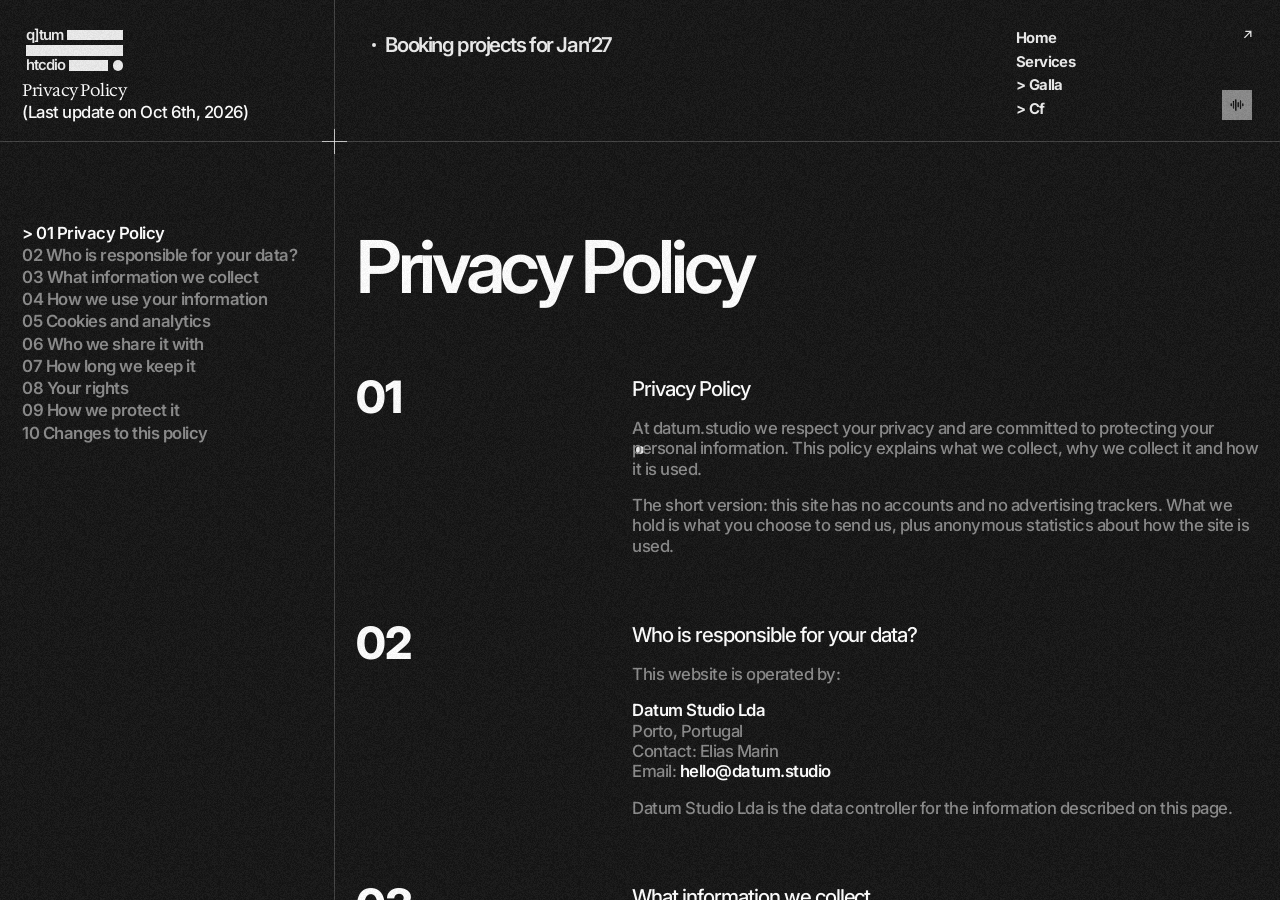
<file: privacy.html>
<!doctype html>
<html lang="en" data-root="">
<head>
<meta charset="utf-8">
<meta name="viewport" content="width=device-width, initial-scale=1">
<title>Privacy Policy | Datum</title>
<meta name="description" content="Privacy Policy for datum.studio.">
<meta name="theme-color" content="#131313">
<link rel="icon" href="assets/img/favicon.svg" type="image/svg+xml">
<link rel="preconnect" href="https://fonts.googleapis.com">
<link rel="preconnect" href="https://fonts.gstatic.com" crossorigin>
<link rel="stylesheet" href="https://fonts.googleapis.com/css2?family=Averia+Serif+Libre:wght@400;700&family=DM+Mono:wght@400;500&family=Geist:wght@400;500;600&family=Hedvig+Letters+Serif&family=Inter+Tight:wght@500;600;700&family=Inter:wght@400;500;600;700;800&display=swap">
<link rel="stylesheet" href="assets/css/base.css"><link rel="stylesheet" href="assets/css/pages.css">
</head>
<body class="pg-legal">
<div class="veil" aria-hidden="true"></div>
<header class="hdr" id="hdr">
  <a class="logo" href="index.html" aria-label="Datum home">
  <span class="logo__inner">
    <span class="logo__row"><span class="logo__word" data-text="Datum">Datum</span><span class="logo__bar"></span></span>
    <span class="logo__row"><span class="logo__bar logo__bar--full"></span></span>
    <span class="logo__row"><span class="logo__word" data-text="Studio">Studio</span><span class="logo__bar"></span><span class="logo__dot"></span></span>
  </span>
</a>
  <div class="hdr__clock" aria-live="off"><p>&nbsp;</p><p>&nbsp;</p></div>
  <div class="hdr__right">
    <nav class="nav" aria-label="Primary"><a class="nav__item" href="index.html"><span class="caret">&gt;</span><span class="nav__txt" data-text="Home">Home</span></a><a class="nav__item" href="index.html#services"><span class="caret">&gt;</span><span class="nav__txt" data-text="Services">Services</span></a><a class="nav__item" href="gallery.html"><span class="caret">&gt;</span><span class="nav__txt" data-text="Gallery">Gallery</span></a><a class="nav__item" href="index.html#cases"><span class="caret">&gt;</span><span class="nav__txt" data-text="Case Studies">Case Studies</span></a><a class="nav__item" href="about.html"><span class="caret">&gt;</span><span class="nav__txt" data-text="About">About</span></a></nav>
    <div class="hdr__side">
      <button class="talk" type="button" data-open="book"><span class="talk__txt" data-text="Let’s Talk">Let’s Talk</span><svg viewBox="0 0 10 10" fill="none" stroke="currentColor" stroke-width="1.4" aria-hidden="true"><path d="M1.5 8.5l7-7M2.5 1.5h6v6"/></svg></button>
      <button class="sound" type="button" aria-pressed="true" aria-label="Turn sound effects off" data-cursor="grow"><svg viewBox="0 0 24 24" fill="none" stroke="currentColor" stroke-width="2" stroke-linecap="round" aria-hidden="true"><path d="M2 10v3"/><path d="M6 6v11"/><path d="M10 3v18"/><path d="M14 8v7"/><path d="M18 5v13"/><path d="M22 10v3"/></svg></button>
    </div>
  </div>
  <div class="hdr__mob">
    <span class="hdr__mslot" aria-hidden="true"></span>
    <button class="dots" type="button" aria-label="Open menu"><span></span><span></span><span></span><span></span><span></span><span></span><span></span><span></span><span></span></button>
  </div>
</header>
<button class="btn btn--dark btn--sm mtalk" type="button" data-open="book"><span>Let’s Talk <svg viewBox="0 0 10 10" fill="none" stroke="currentColor" stroke-width="1.4" aria-hidden="true"><path d="M1.5 8.5l7-7M2.5 1.5h6v6"/></svg></span></button>
<div class="booking" aria-hidden="true">Booking projects for Jan’27</div>
<main class="lg" data-zone="legal" data-bk="29.1vw">
  <div class="lg__tl"><b>Privacy Policy</b><span>(Last update on Oct 6th, 2026)</span></div>
  <div class="lg__tr"><span class="lg__plus"></span></div>
  <nav class="lg__toc" aria-label="Sections"><a href="#privacy-policy" data-toc class="is-on">01 Privacy Policy</a><a href="#who-is-responsible-for-your-" data-toc>02 Who is responsible for your data?</a><a href="#what-information-we-collect" data-toc>03 What information we collect</a><a href="#how-we-use-your-information" data-toc>04 How we use your information</a><a href="#cookies-and-analytics" data-toc>05 Cookies and analytics</a><a href="#who-we-share-it-with" data-toc>06 Who we share it with</a><a href="#how-long-we-keep-it" data-toc>07 How long we keep it</a><a href="#your-rights" data-toc>08 Your rights</a><a href="#how-we-protect-it" data-toc>09 How we protect it</a><a href="#changes-to-this-policy" data-toc>10 Changes to this policy</a></nav>
  <div class="lg__body" data-legal><h1 class="lg__title">Privacy Policy</h1><section class="lg__sec" id="privacy-policy"><p class="lg__n">01</p><div class="lg__c"><h2>Privacy Policy</h2><p>At datum.studio we respect your privacy and are committed to protecting your personal information. This policy explains what we collect, why we collect it and how it is used.</p><p>The short version: this site has no accounts and no advertising trackers. What we hold is what you choose to send us, plus anonymous statistics about how the site is used.</p></div></section><section class="lg__sec" id="who-is-responsible-for-your-"><p class="lg__n">02</p><div class="lg__c"><h2>Who is responsible for your data?</h2><p>This website is operated by:</p><p><b>Datum Studio Lda</b><br>Porto, Portugal<br>Contact: Elias Marin<br>Email: <a href='mailto:hello@datum.studio'>hello@datum.studio</a></p><p>Datum Studio Lda is the data controller for the information described on this page.</p></div></section><section class="lg__sec" id="what-information-we-collect"><p class="lg__n">03</p><div class="lg__c"><h2>What information we collect</h2><p><b>Messages you send us.</b> When you use the contact form we receive your email address, the service you picked, your budget if you shared one, and your message.</p><p><b>Bookings.</b> When you book an intro call we receive your name, email and the time you chose.</p><p><b>Anonymous analytics.</b> Page views and referrers, aggregated, with no cookies and no personal identifiers.</p></div></section><section class="lg__sec" id="how-we-use-your-information"><p class="lg__n">04</p><div class="lg__c"><h2>How we use your information</h2><p>We use your information for the reason you gave it to us, and for nothing unrelated.</p><ul><li><b>To reply and prepare a proposal.</b> We act on your request before any contract exists.</li><li><b>To deliver the work.</b> Running the project, keeping you updated and invoicing as part of our contract with you.</li><li><b>To meet legal obligations.</b> We keep invoices and accounting records because tax law requires it.</li><li><b>To run and protect the site.</b> We rely on our legitimate interest in understanding how the site is used and in keeping spam out.</li></ul><p>We do not sell your data, use it for advertising, or make automated decisions about you.</p></div></section><section class="lg__sec" id="cookies-and-analytics"><p class="lg__n">05</p><div class="lg__c"><h2>Cookies and analytics</h2><p>We do not set advertising or tracking cookies. Our analytics work without cookies and do not follow you across sites.</p><p>One preference is saved in your browser’s local storage: whether you have turned the site’s sound off. It stays on your device and is never sent to us.</p></div></section><section class="lg__sec" id="who-we-share-it-with"><p class="lg__n">06</p><div class="lg__c"><h2>Who we share it with</h2><p>Only the service providers needed to run the studio: email, hosting, scheduling and accounting. Each one processes data on our behalf under a written agreement.</p></div></section><section class="lg__sec" id="how-long-we-keep-it"><p class="lg__n">07</p><div class="lg__c"><h2>How long we keep it</h2><ul><li><b>Enquiries that don’t become projects</b> are deleted after 12 months.</li><li><b>Client and project records</b> are kept for the length of our work together and, after that, as long as tax and accounting law requires.</li><li><b>Analytics</b> are kept only in an aggregated form that does not identify you.</li></ul><p>You can ask us to delete your information sooner at any time. We will, unless the law requires us to keep it.</p></div></section><section class="lg__sec" id="your-rights"><p class="lg__n">08</p><div class="lg__c"><h2>Your rights</h2><p>Under the GDPR you can ask us to:</p><ul><li>give you a copy of the personal data we hold about you;</li><li>correct anything inaccurate or incomplete;</li><li>delete your data;</li><li>restrict or stop a particular use of it;</li><li>send your data to you, or to another provider, in a portable format.</li></ul><p>Where we rely on your consent, you can withdraw it at any time. To use any of these rights, email <a href='mailto:hello@datum.studio'>hello@datum.studio</a>. We reply within one month.</p><p>If you believe we have handled your data wrongly you can complain to the Portuguese data protection authority (CNPD) or the authority where you live. We’d appreciate the chance to put it right first.</p></div></section><section class="lg__sec" id="how-we-protect-it"><p class="lg__n">09</p><div class="lg__c"><h2>How we protect it</h2><p>We keep the data we hold to a minimum, store it with reputable providers using encryption in transit and at rest, and limit access to the people who need it to do the work.</p></div></section><section class="lg__sec" id="changes-to-this-policy"><p class="lg__n">10</p><div class="lg__c"><h2>Changes to this policy</h2><p>If we change how we handle your data we will update this page and the date at the top. Material changes will be highlighted here for at least 30 days.</p></div></section><div class="lg__end"></div><footer class="foot" data-zone="foot" data-bk="var(--edge)">
  <div class="foot__top">
    <div class="foot__col"><p class="foot__lbl">navigation</p><div class="foot__links"><a href="#" data-jump="top">Back at the top</a><a href="index.html#services" data-jump="services">Process</a><a href="index.html#services" data-jump="services">Services</a><a href="gallery.html">Gallery</a><a href="about.html">About</a></div></div>
    <div class="foot__col"><p class="foot__lbl">socials</p><div class="foot__links"><a href="https://x.com/" target="_blank" rel="noopener">Twitter / X</a><a href="https://t.me/" target="_blank" rel="noopener">Telegram</a><a href="https://www.linkedin.com/" target="_blank" rel="noopener">LinkedIn</a><a href="https://www.instagram.com/" target="_blank" rel="noopener">Instagram</a></div></div>
    <div class="foot__col"><p class="foot__lbl">address</p><div class="foot__links"><span>Datum Studio Lda</span><span>Porto</span><span>Portugal</span></div></div>
    <div class="foot__col"><p class="foot__lbl">legal</p><div class="foot__links"><a href="privacy.html">Privacy Policy</a><a href="terms.html">Terms and Conditions</a></div>
      <p class="foot__lbl">contact</p><div class="foot__links"><a href="intro.html">Intro call</a><a href="https://t.me/" target="_blank" rel="noopener">Telegram</a><a href="mailto:hello@datum.studio">hello@datum.studio</a></div></div>
  </div>
  <div class="foot__bot">
    <div class="foot__phil"><div><b>Philosophy</b><p>Datum started from one stubborn idea: people trust what they can see long before they read a word. My work is making what they see match what you’ve actually built.</p></div><svg class="foot__sign" viewBox="0 0 120 60" fill="none" stroke="currentColor" stroke-width="1.3" stroke-linecap="round" aria-hidden="true"><path d="M6 40c14-2 30-8 38-20 3-5 1-10-3-6-6 7-8 22-6 32M30 34c16-4 34-10 52-12 10-1 6 6-2 8M60 30c4 6 10 6 16 0 4-4 8-4 10 2 2 5 8 5 14-2M96 46l3 1"/></svg></div>
    <div class="biglogo" aria-hidden="true">
      <div class="biglogo__row"><span class="biglogo__word">Datum</span><span class="biglogo__bar"></span></div>
      <div class="biglogo__row"><span class="biglogo__bar"></span></div>
      <div class="biglogo__row"><span class="biglogo__word">Studio</span><span class="biglogo__bar"></span></div>
    </div>
  </div>
</footer></div>
</main>
<div class="mmenu" role="dialog" aria-label="Menu">
  <button class="mmenu__x" type="button" aria-label="Close menu"><svg viewBox="0 0 12 12" fill="none" stroke="currentColor" stroke-width="1.6" aria-hidden="true"><path d="M1 1l10 10M11 1L1 11"/></svg></button>
  <nav>
    <a href="index.html">Home</a><a href="index.html#services">Services</a><a href="gallery.html">Gallery</a>
    <a href="index.html#cases">Case Studies</a><a href="about.html">About</a>
  </nav>
  <button class="btn btn--white" type="button" data-open="book"><span>Let’s Talk <svg viewBox="0 0 10 10" fill="none" stroke="currentColor" stroke-width="1.4" aria-hidden="true"><path d="M1.5 8.5l7-7M2.5 1.5h6v6"/></svg></span></button>
</div>

<div class="scrim" aria-hidden="true"></div>

<aside class="drawer" id="drawer-book" aria-hidden="true" aria-label="Book a call">
  <div class="drawer__bar"><p class="drawer__title">Book a call</p><button class="xbtn" type="button" data-close aria-label="Close"><svg viewBox="0 0 12 12" fill="none" stroke="currentColor" stroke-width="1.6" aria-hidden="true"><path d="M1 1l10 10M11 1L1 11"/></svg></button></div>
  <div class="drawer__body"><div class="cal">
  <div class="cal__side">
    <div class="cal__who">
      <span class="cal__ava"><img src="assets/img/p-founder.jpg" alt="" loading="lazy"></span>
      <span class="cal__name">Elias Marin</span>
      <span class="cal__type">30 Min Intro Call</span>
      <p class="cal__desc">Glad you’re here. Share a little about your company before the call so the half hour goes to the parts that matter.</p>
      <div class="cal__meta">
        <span><svg viewBox="0 0 16 16" fill="none" stroke="currentColor" stroke-width="1.4"><circle cx="8" cy="8" r="6.5"/><path d="M8 4.5V8l2.5 1.5"/></svg>30m</span>
        <span><svg viewBox="0 0 16 16" fill="none" stroke="currentColor" stroke-width="1.4"><rect x="1.5" y="4" width="9" height="8" rx="1.5"/><path d="M10.5 7l4-2.5v7l-4-2.5"/></svg>Video call</span>
        <span><svg viewBox="0 0 16 16" fill="none" stroke="currentColor" stroke-width="1.4"><circle cx="8" cy="8" r="6.5"/><path d="M1.5 8h13M8 1.5c2 2 2 11 0 13M8 1.5c-2 2-2 11 0 13"/></svg>Europe/Lisbon</span>
      </div>
    </div>
  </div>
  <div class="cal__main">
    <div class="cal__month"><span><b>Month</b><i> 2026</i></span><span class="cal__nav"><button type="button" data-cal="prev" aria-label="Previous month">‹</button><button type="button" data-cal="next" aria-label="Next month">›</button></span></div>
    <div class="cal__grid"></div>
  </div>
  <div class="cal__slots"><h4>Day</h4><div class="cal__times"></div>
    <form class="cal__form" novalidate>
      <div class="fld"><label>Your name</label><input type="text" required placeholder="Full name"><p class="fld__err">Please add your name.</p></div>
      <div class="fld"><label>Email</label><input type="email" required placeholder="name@company.com"><p class="fld__err">Add an email for the invite.</p></div>
      <button class="btn btn--black" type="submit"><span>Confirm booking <svg viewBox="0 0 10 10" fill="none" stroke="currentColor" stroke-width="1.4" aria-hidden="true"><path d="M1.5 8.5l7-7M2.5 1.5h6v6"/></svg></span></button>
    </form>
  </div>
  <div class="cal__done" role="status"><p>You’re booked.</p><p></p></div>
  <p class="cal__brand">Scheduling by Datum</p>
</div></div>
</aside>

<aside class="drawer drawer--wide" id="drawer-message" aria-hidden="true" aria-label="Send a message">
  <div class="drawer__body">
    <div class="msg">
      <button class="xbtn msg__x" type="button" data-close aria-label="Close"><svg viewBox="0 0 12 12" fill="none" stroke="currentColor" stroke-width="1.6" aria-hidden="true"><path d="M1 1l10 10M11 1L1 11"/></svg></button>
      <h3>Send me a message.</h3>
      <p class="msg__lead">Tell me what you’re building and where it feels stuck. Datum replies within one working day.</p>
      <form novalidate>
        <div class="fld"><label for="m-email">Email</label><input id="m-email" type="email" required placeholder="name@company.com"><p class="fld__err">Add an email we can reply to.</p></div>
        <div class="fld"><label for="m-svc">Service</label><select id="m-svc"><option>Brand identity</option><option>Website design &amp; build</option><option>Product design</option><option>Not sure yet</option></select></div>
        <div class="fld"><label for="m-budget">Budget</label><input id="m-budget" type="text" placeholder="A range, or not sure yet"></div>
        <div class="fld"><label for="m-msg">Message</label><textarea id="m-msg" required placeholder="Write me anything"></textarea><p class="fld__err">A line or two is enough.</p></div>
        <button class="btn btn--black" type="submit"><span>Send <svg viewBox="0 0 10 10" fill="none" stroke="currentColor" stroke-width="1.4" aria-hidden="true"><path d="M1.5 8.5l7-7M2.5 1.5h6v6"/></svg></span></button>
      </form>
      <div class="msg__done" role="status"><p>Your message is in.</p><p>Datum will get back to you within 24 hours.</p></div>
    </div>
  </div>
</aside>

<div class="vmodal" role="dialog" aria-label="Video player">
  <div class="vmodal__bg"></div>
  <div class="vmodal__box">
    <button class="vmodal__close" type="button"><svg viewBox="0 0 12 12" fill="none" stroke="currentColor" stroke-width="1.6" aria-hidden="true"><path d="M1 1l10 10M11 1L1 11"/></svg><span>Close</span></button>
    <div class="vmodal__player">
      <video playsinline loop preload="none"></video>
      <button class="vmodal__toggle" type="button" aria-label="Play or pause"></button>
      <button class="vmodal__snd" type="button"><svg viewBox="0 0 24 24" fill="none" stroke="currentColor" stroke-width="2" stroke-linecap="round" aria-hidden="true"><path d="M2 10v3"/><path d="M6 6v11"/><path d="M10 3v18"/><path d="M14 8v7"/><path d="M18 5v13"/><path d="M22 10v3"/></svg><span>Sound on</span></button>
    </div>
  </div>
</div>
<script src="assets/js/core.js" defer></script><script src="assets/js/pages.js" defer></script>
</body>
</html>
</file>
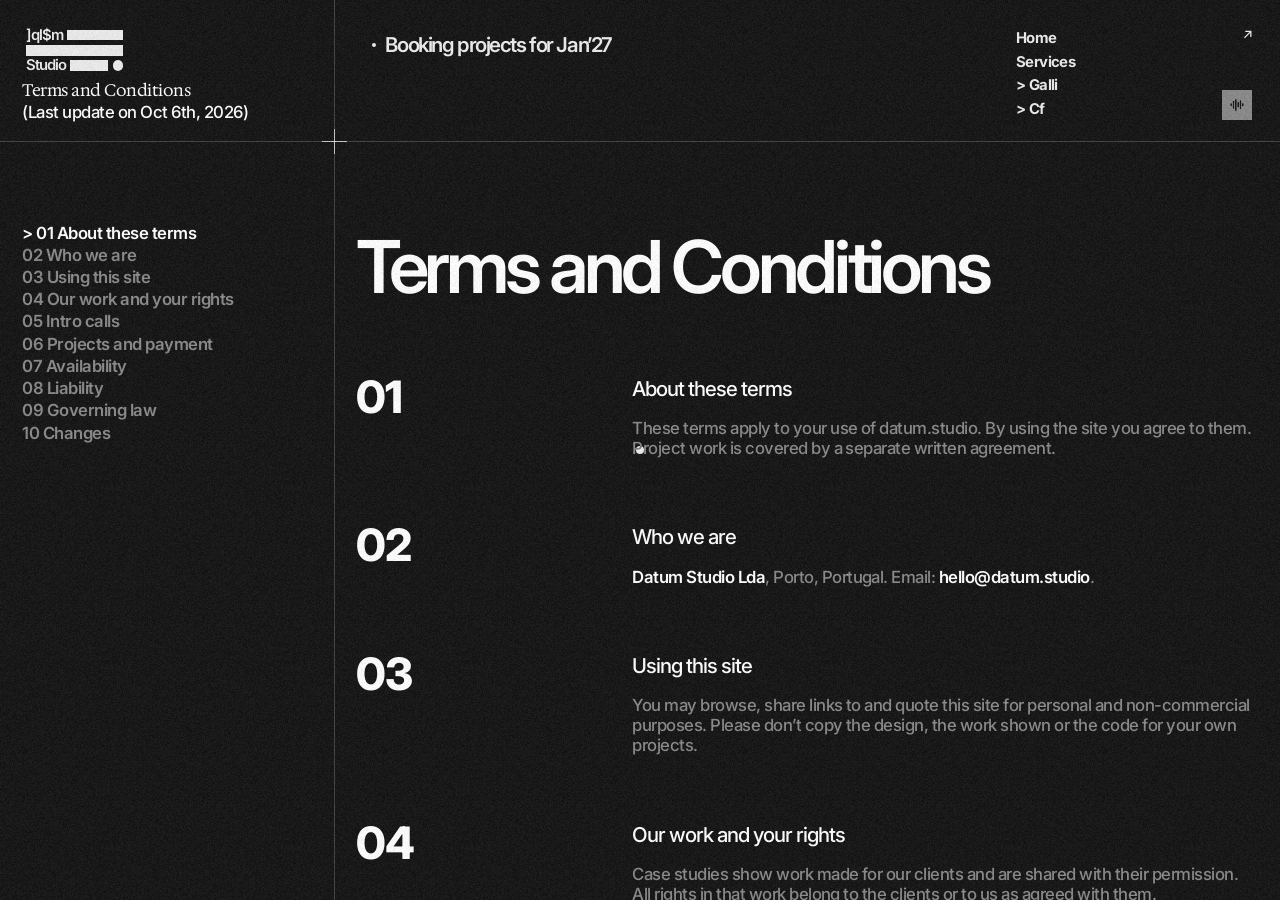
<file: terms.html>
<!doctype html>
<html lang="en" data-root="">
<head>
<meta charset="utf-8">
<meta name="viewport" content="width=device-width, initial-scale=1">
<title>Terms and Conditions | Datum</title>
<meta name="description" content="Terms and Conditions for datum.studio.">
<meta name="theme-color" content="#131313">
<link rel="icon" href="assets/img/favicon.svg" type="image/svg+xml">
<link rel="preconnect" href="https://fonts.googleapis.com">
<link rel="preconnect" href="https://fonts.gstatic.com" crossorigin>
<link rel="stylesheet" href="https://fonts.googleapis.com/css2?family=Averia+Serif+Libre:wght@400;700&family=DM+Mono:wght@400;500&family=Geist:wght@400;500;600&family=Hedvig+Letters+Serif&family=Inter+Tight:wght@500;600;700&family=Inter:wght@400;500;600;700;800&display=swap">
<link rel="stylesheet" href="assets/css/base.css"><link rel="stylesheet" href="assets/css/pages.css">
</head>
<body class="pg-legal">
<div class="veil" aria-hidden="true"></div>
<header class="hdr" id="hdr">
  <a class="logo" href="index.html" aria-label="Datum home">
  <span class="logo__inner">
    <span class="logo__row"><span class="logo__word" data-text="Datum">Datum</span><span class="logo__bar"></span></span>
    <span class="logo__row"><span class="logo__bar logo__bar--full"></span></span>
    <span class="logo__row"><span class="logo__word" data-text="Studio">Studio</span><span class="logo__bar"></span><span class="logo__dot"></span></span>
  </span>
</a>
  <div class="hdr__clock" aria-live="off"><p>&nbsp;</p><p>&nbsp;</p></div>
  <div class="hdr__right">
    <nav class="nav" aria-label="Primary"><a class="nav__item" href="index.html"><span class="caret">&gt;</span><span class="nav__txt" data-text="Home">Home</span></a><a class="nav__item" href="index.html#services"><span class="caret">&gt;</span><span class="nav__txt" data-text="Services">Services</span></a><a class="nav__item" href="gallery.html"><span class="caret">&gt;</span><span class="nav__txt" data-text="Gallery">Gallery</span></a><a class="nav__item" href="index.html#cases"><span class="caret">&gt;</span><span class="nav__txt" data-text="Case Studies">Case Studies</span></a><a class="nav__item" href="about.html"><span class="caret">&gt;</span><span class="nav__txt" data-text="About">About</span></a></nav>
    <div class="hdr__side">
      <button class="talk" type="button" data-open="book"><span class="talk__txt" data-text="Let’s Talk">Let’s Talk</span><svg viewBox="0 0 10 10" fill="none" stroke="currentColor" stroke-width="1.4" aria-hidden="true"><path d="M1.5 8.5l7-7M2.5 1.5h6v6"/></svg></button>
      <button class="sound" type="button" aria-pressed="true" aria-label="Turn sound effects off" data-cursor="grow"><svg viewBox="0 0 24 24" fill="none" stroke="currentColor" stroke-width="2" stroke-linecap="round" aria-hidden="true"><path d="M2 10v3"/><path d="M6 6v11"/><path d="M10 3v18"/><path d="M14 8v7"/><path d="M18 5v13"/><path d="M22 10v3"/></svg></button>
    </div>
  </div>
  <div class="hdr__mob">
    <span class="hdr__mslot" aria-hidden="true"></span>
    <button class="dots" type="button" aria-label="Open menu"><span></span><span></span><span></span><span></span><span></span><span></span><span></span><span></span><span></span></button>
  </div>
</header>
<button class="btn btn--dark btn--sm mtalk" type="button" data-open="book"><span>Let’s Talk <svg viewBox="0 0 10 10" fill="none" stroke="currentColor" stroke-width="1.4" aria-hidden="true"><path d="M1.5 8.5l7-7M2.5 1.5h6v6"/></svg></span></button>
<div class="booking" aria-hidden="true">Booking projects for Jan’27</div>
<main class="lg" data-zone="legal" data-bk="29.1vw">
  <div class="lg__tl"><b>Terms and Conditions</b><span>(Last update on Oct 6th, 2026)</span></div>
  <div class="lg__tr"><span class="lg__plus"></span></div>
  <nav class="lg__toc" aria-label="Sections"><a href="#about-these-terms" data-toc class="is-on">01 About these terms</a><a href="#who-we-are" data-toc>02 Who we are</a><a href="#using-this-site" data-toc>03 Using this site</a><a href="#our-work-and-your-rights" data-toc>04 Our work and your rights</a><a href="#intro-calls" data-toc>05 Intro calls</a><a href="#projects-and-payment" data-toc>06 Projects and payment</a><a href="#availability" data-toc>07 Availability</a><a href="#liability" data-toc>08 Liability</a><a href="#governing-law" data-toc>09 Governing law</a><a href="#changes" data-toc>10 Changes</a></nav>
  <div class="lg__body" data-legal><h1 class="lg__title">Terms and Conditions</h1><section class="lg__sec" id="about-these-terms"><p class="lg__n">01</p><div class="lg__c"><h2>About these terms</h2><p>These terms apply to your use of datum.studio. By using the site you agree to them. Project work is covered by a separate written agreement.</p></div></section><section class="lg__sec" id="who-we-are"><p class="lg__n">02</p><div class="lg__c"><h2>Who we are</h2><p><b>Datum Studio Lda</b>, Porto, Portugal. Email: <a href='mailto:hello@datum.studio'>hello@datum.studio</a>.</p></div></section><section class="lg__sec" id="using-this-site"><p class="lg__n">03</p><div class="lg__c"><h2>Using this site</h2><p>You may browse, share links to and quote this site for personal and non-commercial purposes. Please don’t copy the design, the work shown or the code for your own projects.</p></div></section><section class="lg__sec" id="our-work-and-your-rights"><p class="lg__n">04</p><div class="lg__c"><h2>Our work and your rights</h2><p>Case studies show work made for our clients and are shared with their permission. All rights in that work belong to the clients or to us as agreed with them.</p></div></section><section class="lg__sec" id="intro-calls"><p class="lg__n">05</p><div class="lg__c"><h2>Intro calls</h2><p>Intro calls are free and come with no obligation. Advice given on a call is general and isn’t a substitute for a scoped engagement.</p></div></section><section class="lg__sec" id="projects-and-payment"><p class="lg__n">06</p><div class="lg__c"><h2>Projects and payment</h2><p>Every project starts with a written scope and agreement. Fees, timelines, rounds and ownership are set out there and take precedence over this page.</p></div></section><section class="lg__sec" id="availability"><p class="lg__n">07</p><div class="lg__c"><h2>Availability</h2><p>We work hard to keep the site available and accurate but can’t promise it will always be uninterrupted or error-free.</p></div></section><section class="lg__sec" id="liability"><p class="lg__n">08</p><div class="lg__c"><h2>Liability</h2><p>To the extent the law allows, we aren’t liable for indirect losses arising from use of this site. Nothing here limits liability that can’t be limited by law.</p></div></section><section class="lg__sec" id="governing-law"><p class="lg__n">09</p><div class="lg__c"><h2>Governing law</h2><p>These terms are governed by Portuguese law. The courts of Porto have jurisdiction, without affecting any rights you have as a consumer where you live.</p></div></section><section class="lg__sec" id="changes"><p class="lg__n">10</p><div class="lg__c"><h2>Changes</h2><p>We may update these terms from time to time. The date at the top shows the latest version.</p></div></section><div class="lg__end"></div><footer class="foot" data-zone="foot" data-bk="var(--edge)">
  <div class="foot__top">
    <div class="foot__col"><p class="foot__lbl">navigation</p><div class="foot__links"><a href="#" data-jump="top">Back at the top</a><a href="index.html#services" data-jump="services">Process</a><a href="index.html#services" data-jump="services">Services</a><a href="gallery.html">Gallery</a><a href="about.html">About</a></div></div>
    <div class="foot__col"><p class="foot__lbl">socials</p><div class="foot__links"><a href="https://x.com/" target="_blank" rel="noopener">Twitter / X</a><a href="https://t.me/" target="_blank" rel="noopener">Telegram</a><a href="https://www.linkedin.com/" target="_blank" rel="noopener">LinkedIn</a><a href="https://www.instagram.com/" target="_blank" rel="noopener">Instagram</a></div></div>
    <div class="foot__col"><p class="foot__lbl">address</p><div class="foot__links"><span>Datum Studio Lda</span><span>Porto</span><span>Portugal</span></div></div>
    <div class="foot__col"><p class="foot__lbl">legal</p><div class="foot__links"><a href="privacy.html">Privacy Policy</a><a href="terms.html">Terms and Conditions</a></div>
      <p class="foot__lbl">contact</p><div class="foot__links"><a href="intro.html">Intro call</a><a href="https://t.me/" target="_blank" rel="noopener">Telegram</a><a href="mailto:hello@datum.studio">hello@datum.studio</a></div></div>
  </div>
  <div class="foot__bot">
    <div class="foot__phil"><div><b>Philosophy</b><p>Datum started from one stubborn idea: people trust what they can see long before they read a word. My work is making what they see match what you’ve actually built.</p></div><svg class="foot__sign" viewBox="0 0 120 60" fill="none" stroke="currentColor" stroke-width="1.3" stroke-linecap="round" aria-hidden="true"><path d="M6 40c14-2 30-8 38-20 3-5 1-10-3-6-6 7-8 22-6 32M30 34c16-4 34-10 52-12 10-1 6 6-2 8M60 30c4 6 10 6 16 0 4-4 8-4 10 2 2 5 8 5 14-2M96 46l3 1"/></svg></div>
    <div class="biglogo" aria-hidden="true">
      <div class="biglogo__row"><span class="biglogo__word">Datum</span><span class="biglogo__bar"></span></div>
      <div class="biglogo__row"><span class="biglogo__bar"></span></div>
      <div class="biglogo__row"><span class="biglogo__word">Studio</span><span class="biglogo__bar"></span></div>
    </div>
  </div>
</footer></div>
</main>
<div class="mmenu" role="dialog" aria-label="Menu">
  <button class="mmenu__x" type="button" aria-label="Close menu"><svg viewBox="0 0 12 12" fill="none" stroke="currentColor" stroke-width="1.6" aria-hidden="true"><path d="M1 1l10 10M11 1L1 11"/></svg></button>
  <nav>
    <a href="index.html">Home</a><a href="index.html#services">Services</a><a href="gallery.html">Gallery</a>
    <a href="index.html#cases">Case Studies</a><a href="about.html">About</a>
  </nav>
  <button class="btn btn--white" type="button" data-open="book"><span>Let’s Talk <svg viewBox="0 0 10 10" fill="none" stroke="currentColor" stroke-width="1.4" aria-hidden="true"><path d="M1.5 8.5l7-7M2.5 1.5h6v6"/></svg></span></button>
</div>

<div class="scrim" aria-hidden="true"></div>

<aside class="drawer" id="drawer-book" aria-hidden="true" aria-label="Book a call">
  <div class="drawer__bar"><p class="drawer__title">Book a call</p><button class="xbtn" type="button" data-close aria-label="Close"><svg viewBox="0 0 12 12" fill="none" stroke="currentColor" stroke-width="1.6" aria-hidden="true"><path d="M1 1l10 10M11 1L1 11"/></svg></button></div>
  <div class="drawer__body"><div class="cal">
  <div class="cal__side">
    <div class="cal__who">
      <span class="cal__ava"><img src="assets/img/p-founder.jpg" alt="" loading="lazy"></span>
      <span class="cal__name">Elias Marin</span>
      <span class="cal__type">30 Min Intro Call</span>
      <p class="cal__desc">Glad you’re here. Share a little about your company before the call so the half hour goes to the parts that matter.</p>
      <div class="cal__meta">
        <span><svg viewBox="0 0 16 16" fill="none" stroke="currentColor" stroke-width="1.4"><circle cx="8" cy="8" r="6.5"/><path d="M8 4.5V8l2.5 1.5"/></svg>30m</span>
        <span><svg viewBox="0 0 16 16" fill="none" stroke="currentColor" stroke-width="1.4"><rect x="1.5" y="4" width="9" height="8" rx="1.5"/><path d="M10.5 7l4-2.5v7l-4-2.5"/></svg>Video call</span>
        <span><svg viewBox="0 0 16 16" fill="none" stroke="currentColor" stroke-width="1.4"><circle cx="8" cy="8" r="6.5"/><path d="M1.5 8h13M8 1.5c2 2 2 11 0 13M8 1.5c-2 2-2 11 0 13"/></svg>Europe/Lisbon</span>
      </div>
    </div>
  </div>
  <div class="cal__main">
    <div class="cal__month"><span><b>Month</b><i> 2026</i></span><span class="cal__nav"><button type="button" data-cal="prev" aria-label="Previous month">‹</button><button type="button" data-cal="next" aria-label="Next month">›</button></span></div>
    <div class="cal__grid"></div>
  </div>
  <div class="cal__slots"><h4>Day</h4><div class="cal__times"></div>
    <form class="cal__form" novalidate>
      <div class="fld"><label>Your name</label><input type="text" required placeholder="Full name"><p class="fld__err">Please add your name.</p></div>
      <div class="fld"><label>Email</label><input type="email" required placeholder="name@company.com"><p class="fld__err">Add an email for the invite.</p></div>
      <button class="btn btn--black" type="submit"><span>Confirm booking <svg viewBox="0 0 10 10" fill="none" stroke="currentColor" stroke-width="1.4" aria-hidden="true"><path d="M1.5 8.5l7-7M2.5 1.5h6v6"/></svg></span></button>
    </form>
  </div>
  <div class="cal__done" role="status"><p>You’re booked.</p><p></p></div>
  <p class="cal__brand">Scheduling by Datum</p>
</div></div>
</aside>

<aside class="drawer drawer--wide" id="drawer-message" aria-hidden="true" aria-label="Send a message">
  <div class="drawer__body">
    <div class="msg">
      <button class="xbtn msg__x" type="button" data-close aria-label="Close"><svg viewBox="0 0 12 12" fill="none" stroke="currentColor" stroke-width="1.6" aria-hidden="true"><path d="M1 1l10 10M11 1L1 11"/></svg></button>
      <h3>Send me a message.</h3>
      <p class="msg__lead">Tell me what you’re building and where it feels stuck. Datum replies within one working day.</p>
      <form novalidate>
        <div class="fld"><label for="m-email">Email</label><input id="m-email" type="email" required placeholder="name@company.com"><p class="fld__err">Add an email we can reply to.</p></div>
        <div class="fld"><label for="m-svc">Service</label><select id="m-svc"><option>Brand identity</option><option>Website design &amp; build</option><option>Product design</option><option>Not sure yet</option></select></div>
        <div class="fld"><label for="m-budget">Budget</label><input id="m-budget" type="text" placeholder="A range, or not sure yet"></div>
        <div class="fld"><label for="m-msg">Message</label><textarea id="m-msg" required placeholder="Write me anything"></textarea><p class="fld__err">A line or two is enough.</p></div>
        <button class="btn btn--black" type="submit"><span>Send <svg viewBox="0 0 10 10" fill="none" stroke="currentColor" stroke-width="1.4" aria-hidden="true"><path d="M1.5 8.5l7-7M2.5 1.5h6v6"/></svg></span></button>
      </form>
      <div class="msg__done" role="status"><p>Your message is in.</p><p>Datum will get back to you within 24 hours.</p></div>
    </div>
  </div>
</aside>

<div class="vmodal" role="dialog" aria-label="Video player">
  <div class="vmodal__bg"></div>
  <div class="vmodal__box">
    <button class="vmodal__close" type="button"><svg viewBox="0 0 12 12" fill="none" stroke="currentColor" stroke-width="1.6" aria-hidden="true"><path d="M1 1l10 10M11 1L1 11"/></svg><span>Close</span></button>
    <div class="vmodal__player">
      <video playsinline loop preload="none"></video>
      <button class="vmodal__toggle" type="button" aria-label="Play or pause"></button>
      <button class="vmodal__snd" type="button"><svg viewBox="0 0 24 24" fill="none" stroke="currentColor" stroke-width="2" stroke-linecap="round" aria-hidden="true"><path d="M2 10v3"/><path d="M6 6v11"/><path d="M10 3v18"/><path d="M14 8v7"/><path d="M18 5v13"/><path d="M22 10v3"/></svg><span>Sound on</span></button>
    </div>
  </div>
</div>
<script src="assets/js/core.js" defer></script><script src="assets/js/pages.js" defer></script>
</body>
</html>
</file>
<file: assets/css/base.css>
/* =========================================================================
   Datum Studio — shared styles (tokens, chrome, components)
   Written from measurements of the reference layout; no reference CSS reused.
   ========================================================================= */

:root {
  --c-grey: #cdcdcd;
  --c-dark: #131313;
  --c-foot: #101010;
  --c-white: #fff;
  --c-paper: #fbfbfb;
  --c-light: #ececec;
  --c-blue: #2b5ce6;
  --ease-io: cubic-bezier(.77, 0, .175, 1);
  --ease-out: cubic-bezier(.165, .84, .44, 1);
  --ease-std: cubic-bezier(.4, 0, .2, 1);
  --f-sans: "Inter", Helvetica, Arial, sans-serif;
  --f-tight: "Inter Tight", "Inter", Helvetica, sans-serif;
  --f-serif: "Averia Serif Libre", Georgia, serif;
  --f-hedvig: "Hedvig Letters Serif", Georgia, serif;
  --f-mono: "DM Mono", ui-monospace, Menlo, Consolas, monospace;
  --edge: clamp(17px, calc(14.5px + .665vw), 26px);
  --gap: clamp(16px, calc(13.2px + .739vw), 26px);
}

/* root size: 16px on phones, fluid on desktop, vw-locked on very large screens */
html { font-size: 16px; -webkit-text-size-adjust: 100%; }
@media (min-width: 768px) { html { font-size: calc(.73rem + .25vw); } }
@media (min-width: 1728px) { html { font-size: .925926vw; } }

*, *::before, *::after { box-sizing: border-box; }
html, body { margin: 0; padding: 0; }
body {
  font-family: var(--f-sans);
  color: #000;
  background: var(--c-white);
  -webkit-font-smoothing: antialiased;
  -moz-osx-font-smoothing: grayscale;
  text-rendering: optimizeLegibility;
  overflow-x: hidden;
}
img, video, canvas { display: block; max-width: 100%; }
a { color: inherit; text-decoration: none; }
button { font: inherit; color: inherit; background: none; border: 0; padding: 0; cursor: pointer; }
input, textarea, select { font: inherit; color: inherit; }
p, h1, h2, h3, h4, ul, ol, figure { margin: 0; padding: 0; }
ul, ol { list-style: none; }
[hidden] { display: none !important; }
.sr-only { position: absolute; width: 1px; height: 1px; overflow: hidden; clip: rect(0 0 0 0); white-space: nowrap; }
.desk-only { display: none; }
@media (min-width: 768px) { .desk-only { display: block; } .mob-only { display: none !important; } }
::selection { background: #000; color: #fff; }

@media (hover: hover) and (pointer: fine) {
  html.has-cursor, html.has-cursor * { cursor: none !important; }
}

/* ---------- grain overlay ---------- */
.grain { position: fixed; inset: 0; pointer-events: none; z-index: 9990; overflow: hidden; }
.grain__t { position: absolute; left: -50%; top: -50%; width: 200%; height: 200%; opacity: .05; background-size: 180px 180px; background-repeat: repeat; animation: grainJump .5s steps(1) infinite; }
@keyframes grainJump {
  0% { transform: translate(0, 0); } 20% { transform: translate(-3%, 2%); } 40% { transform: translate(2%, -3%); }
  60% { transform: translate(-2%, -1%); } 80% { transform: translate(3%, 3%); } 100% { transform: translate(0, 0); }
}

/* ---------- load veil ---------- */
.veil { position: fixed; inset: 0; background: #fff; z-index: 9999; pointer-events: none; transition: opacity .6s var(--ease-std); }
.veil.is-out { opacity: 0; }

/* ---------- custom cursor ---------- */
.cursor { position: fixed; left: 0; top: 0; z-index: 99999; pointer-events: none; mix-blend-mode: difference; display: none; }
html.has-cursor .cursor { display: block; }
.cursor__dot {
  position: absolute; left: -4px; top: -4px; width: 8px; height: 8px; border-radius: 50%; background: #fff;
  transition: width .32s var(--ease-out), height .32s var(--ease-out), left .32s var(--ease-out), top .32s var(--ease-out), opacity .2s;
}
.cursor.is-grow .cursor__dot { width: 34px; height: 34px; left: -17px; top: -17px; }
.cursor.is-down .cursor__dot { transform: scale(.82); }
.cursor.is-hidden .cursor__dot { opacity: 0; }
/* media variant: solid circle with arrow, not blended */
.cursor-media { position: fixed; left: 0; top: 0; z-index: 99998; pointer-events: none; display: none; }
html.has-cursor .cursor-media { display: block; }
.cursor-media__ball {
  position: absolute; left: -30px; top: -30px; width: 60px; height: 60px; border-radius: 50%; background: #111; color: #fff;
  display: grid; place-items: center; transform: scale(0); transition: transform .35s var(--ease-out);
  font: 600 12px/1 var(--f-sans); letter-spacing: -.02em;
}
.cursor-media.is-on .cursor-media__ball { transform: scale(1); }
.cursor-media__ball svg { width: 18px; height: 18px; }

/* ---------- scramble text helper ---------- */
.scr { position: relative; display: inline-block; white-space: nowrap; }
.scr__ghost { visibility: hidden; user-select: none; }
.scr__live { position: absolute; left: 0; top: 0; white-space: nowrap; }

/* ---------- header ---------- */
.hdr {
  position: fixed; top: 0; left: 0; width: 100%; z-index: 120; pointer-events: none;
  display: flex; justify-content: space-between; align-items: flex-start;
  padding: 16px 16px 24px 17px; color: #fff; mix-blend-mode: difference;
}
@media (min-width: 768px) { .hdr { padding: 30px 28px 24px 26px; } }
.hdr a, .hdr button { pointer-events: auto; }

.logo { display: block; pointer-events: auto; }
.logo__inner { display: flex; flex-direction: column; gap: 4.66px; width: 97px; }
.logo__row { display: flex; align-items: center; gap: 4.15px; width: 100%; height: 10.46px; }
.logo__word { flex: none; font: 600 14.85px/.75 var(--f-sans); letter-spacing: -.07em; white-space: nowrap; }
.logo__bar { flex: 1; min-width: 1px; height: 10.46px; background: currentColor; transform-origin: left; transition: transform .5s var(--ease-io); }
.logo__bar--full { flex: none; width: 100%; }
.logo__dot { flex: none; width: 10.46px; height: 10.46px; border-radius: 50%; background: currentColor; transition: transform .5s var(--ease-io); }
.logo.is-shuffle .logo__bar:nth-child(2) { transform: scaleX(.35); }
.logo.is-shuffle .logo__bar--full { transform: scaleX(.6); }
.logo.is-shuffle .logo__row:last-child .logo__bar { transform: scaleX(1.0); }
@media (max-width: 767px) { .hdr .logo { transform: scale(.6768); transform-origin: top left; } }

.hdr__clock {
  position: absolute; left: 75%; top: 32px; display: none; font: 600 1.2rem/1.3 var(--f-sans); letter-spacing: -.07em;
  white-space: nowrap; font-variant-numeric: tabular-nums;
}
@media (min-width: 1024px) { .hdr__clock { display: block; } }
.hdr__clock p { opacity: 0; transition: opacity .2s; }
.hdr.is-foot .hdr__clock p { opacity: 1; }

.hdr__right { display: none; align-items: flex-start; pointer-events: auto; }
@media (min-width: 768px) { .hdr__right { display: flex; } }
.nav { display: flex; flex-direction: column; gap: 6px; width: 206px; transition: opacity .3s, transform .3s; }
.nav__item { font: 700 1rem/1.1875 var(--f-sans); letter-spacing: -.04em; text-align: left; display: block; white-space: nowrap; }
.nav__item .caret { display: inline-block; width: 0; overflow: hidden; vertical-align: top; transition: width .25s var(--ease-out); }
.nav__item:hover .caret { width: .78em; }
.hdr__side { display: flex; flex-direction: column; align-items: flex-end; }
.talk { font: 700 1rem/1.1875 var(--f-sans); letter-spacing: -.04em; display: flex; align-items: center; gap: 6px; white-space: nowrap; }
.talk svg, .btn svg { width: .62em; height: .62em; flex: none; }
.sound {
  margin-top: 51px; width: 30px; height: 30px; display: grid; place-items: center; position: relative;
  background: rgba(255, 255, 255, .55); color: #000; transition: opacity .4s;
}
.sound svg { width: 14px; height: 14px; display: block; }
.sound.is-muted svg { opacity: .5; }
.sound::after { content: ""; position: absolute; inset: 3px; border: 1px solid currentColor; border-radius: 50%; transform: scale(0); transition: transform .3s var(--ease-out); }
.sound:hover::after { transform: scale(1); }
.hdr.is-foot .nav, .hdr.is-foot .hdr__side, .hdr.is-foot .logo { opacity: 0; pointer-events: none; }
.hdr .logo, .hdr__side { transition: opacity .3s; }

/* booking ticker that follows sections */
.booking {
  position: fixed; top: 32px; left: var(--bk-left, 40%); z-index: 121; color: #fff; mix-blend-mode: difference; pointer-events: none;
  display: none; align-items: center; gap: 9px; font: 600 1.375rem/1.227 var(--f-sans); letter-spacing: -.07em; white-space: nowrap;
  transition: left .6s var(--ease-io), opacity .4s; opacity: 0;
}
.booking::before { content: ""; width: 4px; height: 4px; border-radius: 50%; background: currentColor; flex: none; }
.booking.is-on { opacity: 1; }
@media (min-width: 768px) { .booking { display: flex; } }

/* mobile header controls */
.hdr__mob { display: flex; align-items: center; gap: 16px; pointer-events: auto; }
@media (min-width: 768px) { .hdr__mob { display: none; } }
.hdr__mslot { width: 92px; height: 26px; }
.btn.mtalk { position: fixed; top: 16px; right: 58px; z-index: 122; }
@media (min-width: 768px) { .btn.mtalk { display: none; } }
.dots { display: grid; grid-template-columns: repeat(3, 4.6px); gap: 4.6px; padding: 10px; margin: -10px; }
.dots span { width: 4.6px; height: 4.6px; border-radius: 50%; background: currentColor; }

/* ---------- buttons ---------- */
.btn {
  position: relative; display: inline-flex; align-items: center; gap: 7px; overflow: hidden; white-space: nowrap;
  padding: 0 .62em; height: 1.95em; font: 500 1.111rem/1 var(--f-sans); letter-spacing: -.04em; isolation: isolate;
}
.btn > span { position: relative; z-index: 1; display: inline-flex; align-items: center; gap: 7px; transition: color .35s var(--ease-out); }
.btn::before { content: ""; position: absolute; inset: 0; z-index: 0; background: var(--btn-bg); transition: transform .45s var(--ease-io); }
.btn::after { content: ""; position: absolute; inset: 0; z-index: 0; background: var(--btn-hv); transform: translateY(101%); transition: transform .45s var(--ease-io); }
.btn:hover::after, .btn:focus-visible::after { transform: none; }
.btn:hover > span, .btn:focus-visible > span { color: var(--btn-hvc); }
.btn--dark { --btn-bg: #1d1d1d; --btn-hv: #ececec; --btn-hvc: #000; color: #fff; }
.btn--ghost { --btn-bg: rgba(255, 255, 255, .28); --btn-hv: #fff; --btn-hvc: #000; color: #fff; }
.btn--white { --btn-bg: #fff; --btn-hv: #1d1d1d; --btn-hvc: #fff; color: #000; }
.btn--black { --btn-bg: #000; --btn-hv: #e8e8e8; --btn-hvc: #000; color: #fff; }
.btn--grey { --btn-bg: #9b9b9b; --btn-hv: #1d1d1d; --btn-hvc: #fff; color: #000; }
.btn--sm { font-size: .875rem; height: 2.05em; font-weight: 600; }

.tag { display: inline-block; border: 1px solid #666; border-radius: 6px; padding: 5px; font: 500 .875rem/.8 var(--f-sans); letter-spacing: -.03em; white-space: nowrap; }
.tags { display: flex; flex-wrap: wrap; gap: 10px 0; }
.tags .tag + .tag { margin-left: -1px; }
.chip { display: inline-block; border: 1px solid rgba(0, 0, 0, .15); border-radius: 4px; padding: 6px 5px; font: 600 .875rem/.8 var(--f-sans); letter-spacing: -.03em; white-space: nowrap; background: #fff; }

/* ---------- blend-layer buttons (hero / gallery header) ---------- */
.hbtn {
  pointer-events: auto; position: relative; display: inline-flex; align-items: center; gap: .4rem; height: 1.95rem; padding: 0 .62rem;
  font: 500 1.111rem/1 var(--f-sans); letter-spacing: -.04em; white-space: nowrap; overflow: hidden; isolation: isolate;
}
.hbtn svg { width: .62em; height: .62em; flex: none; }
.hbtn--solid { background: #fff; color: #000; }
.hbtn--soft { background: rgba(255, 255, 255, .36); color: #fff; }
.hbtn::after { content: ""; position: absolute; inset: 0; z-index: -1; transform: translateY(101%); transition: transform .45s var(--ease-io); }
.hbtn--solid::after { background: #000; }
.hbtn--soft::after { background: #fff; }
.hbtn > * { position: relative; transition: color .35s var(--ease-out); }
.hbtn--solid:hover { color: #fff; } .hbtn--soft:hover { color: #000; }
.hbtn:hover::after { transform: none; }

/* ---------- accordion ---------- */
.acc__it { border-bottom: 1px solid rgba(0, 0, 0, .08); transition: background .35s; }
.acc__it.is-open { background: #f1f1f1; border-color: transparent; }
.acc__q { width: 100%; display: flex; justify-content: space-between; align-items: flex-start; gap: 1rem; padding: 1.3rem 1.4rem 1rem; text-align: left; font: 600 1.636rem/1.2 var(--f-sans); letter-spacing: -.04em; color: #040404; }
.acc__q svg { width: .7rem; height: .5rem; margin-top: .45rem; flex: none; transition: transform .4s var(--ease-out); }
.acc__it.is-open .acc__q svg { transform: rotate(180deg); }
.acc__a { height: 0; overflow: hidden; transition: height .5s var(--ease-io); }
.acc__a p { padding: 0 1.4rem 1.5rem; max-width: 33.2rem; font: 600 1rem/1.2 var(--f-sans); color: rgba(0, 0, 0, .5); }

/* ---------- overlay drawers ---------- */
.scrim { position: fixed; inset: 0; background: rgba(0, 0, 0, .3); z-index: 200; opacity: 0; pointer-events: none; transition: opacity .45s var(--ease-std); }
.scrim.is-open { opacity: 1; pointer-events: auto; }
.drawer {
  position: fixed; top: 0; right: 0; height: 100%; width: min(520px, 100%); background: #fff; color: #000; z-index: 201;
  display: flex; flex-direction: column; transform: translateX(100%); transition: transform .6s var(--ease-io); visibility: hidden;
}
.drawer.is-open { transform: none; visibility: visible; }
.drawer--wide { width: min(740px, 100%); }
.drawer__bar { display: flex; align-items: center; justify-content: space-between; padding: 16px 20px; border-bottom: 1px solid rgba(0, 0, 0, .1); flex: none; }
.drawer__title { font: 600 15px/1.5 var(--f-sans); }
.xbtn { width: 32px; height: 32px; border-radius: 50%; border: 1px solid rgba(0, 0, 0, .15); display: grid; place-items: center; transition: background .2s; }
.xbtn:hover { background: rgba(0, 0, 0, .05); }
.xbtn svg { width: 12px; height: 12px; }
.drawer__body { flex: 1; overflow-y: auto; overscroll-behavior: contain; }

/* message form */
.msg { padding: 28px 24px 40px; }
.msg__x { position: absolute; right: 24px; top: 22px; }
.msg h3 { font: 600 1.375rem/1.2 var(--f-sans); letter-spacing: -.04em; }
.msg__lead { margin-top: 10px; font: 500 1rem/1.3 var(--f-sans); letter-spacing: -.03em; opacity: .45; max-width: 430px; }
.msg form { margin-top: 56px; display: flex; flex-direction: column; gap: 22px; }
.fld label { display: block; font: 600 .875rem/1 var(--f-sans); letter-spacing: -.02em; margin-bottom: 9px; }
.fld input, .fld textarea, .fld select {
  width: 100%; border: 0; border-bottom: 1px solid transparent; background: #e6e6e6; padding: 10px 10px; font: 500 .875rem/1.2 var(--f-sans);
  outline: none; transition: background .2s, border-color .2s; border-radius: 0; appearance: none;
}
.fld textarea { height: 140px; resize: none; }
.fld input:focus, .fld textarea:focus, .fld select:focus { background: #dcdcdc; border-bottom-color: #000; }
.fld.is-bad input, .fld.is-bad textarea { border-bottom-color: #d33; background: #f6e3e3; }
.fld__err { display: none; margin-top: 6px; font: 500 12px/1.2 var(--f-sans); color: #c22; }
.fld.is-bad .fld__err { display: block; }
.msg .btn { width: 100%; justify-content: center; height: 2.1em; font-size: 1rem; }
.msg__done { display: none; padding: 140px 24px; text-align: center; }
.msg.is-sent form, .msg.is-sent .msg__lead, .msg.is-sent h3 { display: none; }
.msg.is-sent .msg__done { display: block; }
.msg__done p:first-child { font: 600 1.6rem/1.2 var(--f-sans); letter-spacing: -.04em; }
.msg__done p:last-child { margin-top: 10px; font: 500 1rem/1.3 var(--f-sans); letter-spacing: -.03em; opacity: .5; }

/* booking calendar (own component) */
.cal { padding: 22px 18px 30px; font: 400 13px/1.45 var(--f-sans); color: #111; }
.cal__who { display: flex; flex-direction: column; gap: 6px; padding: 0 4px 22px; }
.cal__ava { width: 22px; height: 22px; border-radius: 50%; overflow: hidden; background: #ccc; }
.cal__ava img { width: 100%; height: 100%; object-fit: cover; }
.cal__name { font-weight: 600; font-size: 12px; color: #6b6b6b; }
.cal__type { font: 600 19px/1.2 var(--f-sans); letter-spacing: -.02em; }
.cal__desc { color: #555; max-width: 460px; }
.cal__meta { display: flex; flex-direction: column; gap: 9px; margin-top: 14px; font-weight: 500; color: #333; }
.cal__meta span { display: inline-flex; align-items: center; gap: 8px; }
.cal__meta svg { width: 14px; height: 14px; }
.cal__month { display: flex; justify-content: space-between; align-items: center; padding: 14px 4px 10px; }
.cal__month b { font-weight: 600; font-size: 15px; } .cal__month i { font-style: normal; color: #888; }
.cal__nav { display: flex; gap: 6px; } .cal__nav button { width: 26px; height: 26px; border-radius: 6px; display: grid; place-items: center; color: #999; }
.cal__nav button:hover { background: #f1f1f1; color: #000; }
.cal__grid { display: grid; grid-template-columns: repeat(7, 1fr); gap: 4px; }
.cal__dow { text-align: center; font: 500 11px/1 var(--f-sans); letter-spacing: .04em; color: #333; padding: 10px 0 16px; }
.cal__day { aspect-ratio: 1; border-radius: 8px; display: grid; place-items: center; font: 500 13px/1 var(--f-sans); color: #9a9a9a; position: relative; }
.cal__day.is-av { background: #e9e9e9; color: #111; font-weight: 600; transition: background .2s, color .2s; }
.cal__day.is-av:hover { background: #d6d6d6; }
.cal__day.is-sel { background: #111 !important; color: #fff !important; }
.cal__day.is-today::after { content: ""; position: absolute; bottom: 7px; width: 4px; height: 4px; border-radius: 50%; background: currentColor; }
.cal__slots { margin-top: 22px; display: none; }
.cal__slots.is-on { display: block; }
.cal__slots h4 { font: 600 14px/1 var(--f-sans); margin-bottom: 12px; padding: 0 4px; }
.cal__slots h4 i { font-style: normal; color: #888; font-weight: 500; }
.cal__times { display: grid; grid-template-columns: repeat(3, 1fr); gap: 8px; }
.cal__time { border: 1px solid #ddd; border-radius: 8px; height: 38px; font: 600 13px/1 var(--f-sans); transition: border-color .2s, background .2s; }
.cal__time:hover { border-color: #111; }
.cal__time.is-sel { background: #111; color: #fff; border-color: #111; }
.cal__form { display: none; margin-top: 22px; flex-direction: column; gap: 14px; }
.cal__form.is-on { display: flex; }
.cal__done { display: none; padding: 80px 10px; text-align: center; }
.cal.is-done .cal__done { display: block; }
.cal.is-done > :not(.cal__done) { display: none; }
.cal__done p:first-child { font: 600 22px/1.2 var(--f-sans); letter-spacing: -.03em; }
.cal__done p:last-child { margin-top: 8px; color: #666; }
.cal__brand { text-align: center; margin-top: 26px; font: 600 12px/1 var(--f-sans); color: #222; }

/* ---------- video modal ---------- */
.vmodal { position: fixed; inset: 0; z-index: 210; display: flex; align-items: center; justify-content: center; pointer-events: none; visibility: hidden; }
.vmodal.is-open { pointer-events: auto; visibility: visible; }
.vmodal__bg { position: absolute; inset: 0; background: rgba(0, 0, 0, .8); opacity: 0; transition: opacity .45s var(--ease-std); }
.vmodal.is-open .vmodal__bg { opacity: 1; }
.vmodal__box { position: relative; width: min(83.4vw, 1200px); transform: translateY(30px) scale(.96); opacity: 0; transition: transform .6s var(--ease-io), opacity .4s; }
.vmodal.is-open .vmodal__box { transform: none; opacity: 1; }
.vmodal__close { position: absolute; right: 0; top: -46px; height: 32px; padding: 0 12px; display: flex; align-items: center; gap: 8px; background: rgba(255, 255, 255, .18); color: #fff; font: 600 14px/1 var(--f-sans); letter-spacing: -.02em; backdrop-filter: blur(6px); transition: background .2s; }
.vmodal__close:hover { background: rgba(255, 255, 255, .32); }
.vmodal__close svg { width: 10px; height: 10px; }
.vmodal__player { position: relative; aspect-ratio: 16/9; width: 100%; background: #000; overflow: hidden; }
.vmodal__player video { width: 100%; height: 100%; object-fit: cover; }
.vmodal__toggle { position: absolute; left: 50%; top: 50%; width: 68px; height: 68px; margin: -34px 0 0 -34px; background: rgba(0, 0, 0, .45); color: #fff; display: grid; place-items: center; backdrop-filter: blur(4px); opacity: 0; transition: opacity .25s; }
.vmodal__player:hover .vmodal__toggle, .vmodal__player.is-paused .vmodal__toggle { opacity: 1; }
.vmodal__toggle svg { width: 18px; height: 18px; }
.vmodal__snd { position: absolute; left: 15px; bottom: 15px; height: 32px; padding: 0 12px; display: flex; align-items: center; gap: 8px; background: rgba(0, 0, 0, .45); color: #fff; font: 600 13px/1 var(--f-sans); }
.vmodal__snd svg { width: 14px; height: 14px; }

/* ---------- mobile menu ---------- */
.mmenu { position: fixed; inset: 0; z-index: 190; background: #161616; color: #fff; display: flex; flex-direction: column; justify-content: space-between; padding: 96px 20px 28px; clip-path: inset(0 0 100% 0); transition: clip-path .7s var(--ease-io); visibility: hidden; }
.mmenu.is-open { clip-path: inset(0); visibility: visible; }
.mmenu__x { position: absolute; right: 14px; top: 12px; width: 40px; height: 40px; display: grid; place-items: center; }
.mmenu__x svg { width: 22px; height: 22px; }
.mmenu nav { display: flex; flex-direction: column; gap: 6px; }
.mmenu nav a { font: 700 2.55rem/1.15 var(--f-sans); letter-spacing: -.045em; transform: translateY(30px); opacity: 0; transition: transform .7s var(--ease-out), opacity .5s; }
.mmenu.is-open nav a { transform: none; opacity: 1; }
.mmenu.is-open nav a:nth-child(2) { transition-delay: .05s; } .mmenu.is-open nav a:nth-child(3) { transition-delay: .1s; }
.mmenu.is-open nav a:nth-child(4) { transition-delay: .15s; } .mmenu.is-open nav a:nth-child(5) { transition-delay: .2s; }
.mmenu .btn { align-self: flex-start; }

/* ---------- logo marquee ---------- */
.marq { overflow: hidden; position: relative; }
.marq__track { display: flex; align-items: center; width: max-content; animation: marq 24s linear infinite; }
.marq__item { flex: none; margin-right: 45px; display: flex; align-items: center; }
.marq__item svg { height: 22px; width: auto; display: block; }
@keyframes marq { to { transform: translateX(-50%); } }
.marq--fade { -webkit-mask-image: linear-gradient(90deg, transparent, #000 12%, #000 88%, transparent); mask-image: linear-gradient(90deg, transparent, #000 12%, #000 88%, transparent); }

/* ---------- CTA + footer ---------- */
.cta { position: relative; height: 100vh; min-height: 640px; overflow: hidden; background: #0c0c0c; color: #fff; }
.cta__media { position: absolute; inset: -6% 0; will-change: transform; }
.cta__media video { width: 100%; height: 100%; object-fit: cover; opacity: .38; filter: grayscale(.2); }
.cta__media::after { content: ""; position: absolute; inset: 0; background: repeating-linear-gradient(90deg, rgba(255,255,255,.035) 0 1px, transparent 1px 24px); }
.cta__in { position: relative; height: 100%; will-change: transform; }
.cta__mid { position: absolute; left: 50%; top: 50%; transform: translate(-50%, -58%); text-align: center; display: flex; flex-direction: column; align-items: center; gap: 2.4rem; }
.cta__h { font: 600 3.41rem/.95 var(--f-sans); letter-spacing: -.08em; max-width: 9.2em; }
.cta__btn { font-size: 1.57rem; height: 2.05em; font-weight: 600; letter-spacing: -.04em; padding: 0 .58em; }
.cta__btn svg { width: .55em; height: .55em; }
.cta__note { position: absolute; left: var(--edge); bottom: 24px; width: min(480px, 40vw); }
.cta__note b { display: block; font: 400 15px/1.25 var(--f-serif); letter-spacing: -.05em; margin-bottom: 18px; }
.cta__note p { font: 600 15px/1.25 var(--f-sans); letter-spacing: -.02em; color: rgba(255, 255, 255, .6); }
.cta__logos { position: absolute; right: var(--edge); bottom: 26px; width: min(560px, 42vw); color: rgba(255, 255, 255, .55); }

.foot { position: relative; background: var(--c-foot); color: #fff; z-index: 2; }
.foot__top { display: grid; grid-template-columns: repeat(4, 1fr); padding: 26px var(--edge) 0; }
.foot__col { display: grid; grid-template-columns: 90px 1fr; align-content: start; row-gap: 38px; }
.foot__lbl { font: 700 15px/1.25 var(--f-serif); letter-spacing: -.04em; }
.foot__links { display: flex; flex-direction: column; gap: 6px; font: 500 15px/1.25 var(--f-sans); letter-spacing: -.03em; color: rgba(255, 255, 255, .6); }
.foot__links a { transition: color .2s; width: fit-content; } .foot__links a:hover { color: #fff; }
.foot__bot { display: flex; justify-content: space-between; align-items: flex-end; padding: 120px var(--edge) 22px; gap: 40px; }
.foot__phil { display: flex; align-items: flex-end; gap: 60px; }
.foot__phil b { display: block; font: 700 15px/1.25 var(--f-serif); letter-spacing: -.04em; margin-bottom: 18px; }
.foot__phil p { font: 500 15px/1.3 var(--f-sans); letter-spacing: -.03em; color: rgba(255, 255, 255, .6); max-width: 290px; }
.foot__sign { width: 120px; height: 60px; color: #fff; opacity: .9; }
.foot__sign path { stroke-dasharray: 600; stroke-dashoffset: 600; transition: stroke-dashoffset 2.2s var(--ease-out); }
.foot.is-in .foot__sign path { stroke-dashoffset: 0; }
.biglogo { width: min(574px, 40vw); display: flex; flex-direction: column; gap: 16px; }
.biglogo__row { display: flex; align-items: center; gap: 18px; height: 3.9vw; max-height: 56px; }
.biglogo__word { font: 600 min(5.2vw, 75px)/.8 var(--f-sans); letter-spacing: -.06em; white-space: nowrap; }
.biglogo__bar { flex: 1; height: 100%; background: #eaeaea; transform-origin: left; transform: scaleX(0); transition: transform 1.2s var(--ease-io); }
.foot.is-in .biglogo__bar { transform: none; }
.foot.is-in .biglogo__row:nth-child(2) .biglogo__bar { transition-delay: .12s; }
.foot.is-in .biglogo__row:nth-child(3) .biglogo__bar { transition-delay: .24s; }

@media (max-width: 767px) {
  .cta { height: auto; min-height: 0; padding: 140px 16px 40px; }
  .cta__in { height: auto; display: flex; flex-direction: column; gap: 60px; }
  .cta__mid { position: static; transform: none; }
  .cta__h { font-size: 2.6rem; }
  .cta__btn { font-size: 1.15rem; }
  .cta__note, .cta__logos { position: static; width: 100%; }
  .foot__top { grid-template-columns: 1fr 1fr; row-gap: 40px; padding: 28px 16px 0; }
  .foot__col { grid-template-columns: 1fr; row-gap: 12px; }
  .foot__col .foot__lbl + .foot__links + .foot__lbl { margin-top: 18px; }
  .foot__bot { flex-direction: column; align-items: stretch; padding: 70px 16px 24px; }
  .foot__phil { flex-direction: column; align-items: flex-start; gap: 24px; }
  .biglogo { width: 100%; }
  .biglogo__row { height: 12vw; max-height: none; }
  .biglogo__word { font-size: 15vw; }
}

@media (prefers-reduced-motion: reduce) {
  *, *::before, *::after { animation-duration: .001ms !important; animation-iteration-count: 1 !important; transition-duration: .001ms !important; }
}
</file>
<file: assets/css/home.css>
/* =========================================================================
   Home page
   Design px are written as rem (px/16) so the layout scales with the root size.
   ========================================================================= */
body.pg-home { background: var(--c-grey); }

/* ------------------------------------------------------------- fixed blend layer (desktop) */
.hx { position: fixed; inset: 0; z-index: 50; mix-blend-mode: difference; color: #fff; pointer-events: none; --vx: 55.5vw; --hy: 60vh; }
.hx.is-gone { visibility: hidden; }
.hx__tl { position: absolute; left: 0; top: 0; width: var(--vx); height: var(--hy); overflow: hidden; }
.hx__lead { position: absolute; left: 1.625rem; bottom: 1.5rem; width: 31.06rem; }
.hx__btns { display: flex; gap: 1.5625rem; position: relative; z-index: 1; }
.hx__paras { overflow: hidden; height: var(--ph, auto); }
.hx__paras > div { padding-top: 1.1rem; }
.hx__paras p { font: 500 1.125rem/1.25 var(--f-sans); letter-spacing: -.02em; color: rgba(255, 255, 255, .5); max-width: 31rem; }
.hx__paras p + p { margin-top: 1.33rem; }
.hx__paras b { color: #fff; font-weight: 700; }
.hx__tr { position: absolute; left: var(--vx); top: 0; right: 0; height: var(--hy); overflow: hidden; }
.hx__tag { position: absolute; top: 1.9rem; left: 1.4375rem; font: 700 1.125rem/1.25 var(--f-sans); letter-spacing: -.02em; white-space: nowrap; }
.hx__h1 { position: absolute; left: 1.4375rem; bottom: 1.5625rem; width: 39.1rem; font: 700 3.045rem/.95 var(--f-sans); letter-spacing: -.03em; color: rgba(255, 255, 255, .6); opacity: var(--h1o, 1); }
.hx__h1l { display: block; }
.hx__h1l.is-full { color: #fff; }
.hx__bl { position: absolute; left: 0; top: var(--hy); width: var(--vx); bottom: 0; overflow: hidden; }
.hx__stats { position: absolute; left: 1.56rem; bottom: 1.25rem; display: flex; opacity: var(--sto, 1); }
.hx__stats > div { display: flex; flex-direction: column; min-width: 15.6rem; }
.hx__stats > div:last-child { min-width: 0; }
.hx__stats b { font: 700 2rem/1.22 var(--f-serif); letter-spacing: -.04em; min-height: 1.22em; }
.hx__stats span { font: 700 1rem/1.19 var(--f-sans); letter-spacing: -.04em; min-height: 1.19em; }
.hx__v { position: absolute; left: var(--vx); top: 0; width: 1px; height: 100%; background: rgba(255, 255, 255, .2); }
.hx__h { position: absolute; left: 0; top: var(--hy); width: 100%; height: 1px; background: rgba(255, 255, 255, .2); }
.hx__plus { position: absolute; left: var(--vx); top: var(--hy); width: 25px; height: 25px; margin: -12px 0 0 -12px; }
.hx__plus::before, .hx__plus::after { content: ""; position: absolute; background: #fff; }
.hx__plus::before { left: 12px; top: 0; width: 1px; height: 100%; }
.hx__plus::after { top: 12px; left: 0; height: 1px; width: 100%; }

/* intro: grid sweeps in from the bottom-right corner */
.hx.is-intro .hx__v, .hx.is-intro .hx__plus, .hx.is-intro .hx__tr { transform: translateX(44.5vw); }
.hx.is-intro .hx__h, .hx.is-intro .hx__tl, .hx.is-intro .hx__bl { transform: translateY(40vh); }
.hx.is-intro .hx__plus { transform: translate(44.5vw, 40vh); }
.hx .hx__v, .hx .hx__h, .hx .hx__plus, .hx .hx__tr, .hx .hx__tl, .hx .hx__bl { transition: transform 2s var(--ease-io) .3s; }
.hx.is-ready .hx__v, .hx.is-ready .hx__h, .hx.is-ready .hx__plus, .hx.is-ready .hx__tr, .hx.is-ready .hx__tl, .hx.is-ready .hx__bl { transition: none; }

/* ------------------------------------------------------------- sticky stage */
.scene { position: relative; height: var(--scene-h, 7754px); }
.scene__stage { position: sticky; top: 0; height: 100vh; overflow: hidden; background: rgb(var(--bg, 205, 205, 205)); }
.scene__br { position: absolute; inset: 0; clip-path: inset(calc(var(--hy, 60vh) + 1px) 0 0 calc(var(--vx, 55.5vw) + 1px)); }
.scene.is-intro .scene__br { clip-path: inset(100% 0 0 100%); }
.scene.is-intro .shot { transform: scale(0); }
.scene.is-playing .scene__br { transition: clip-path 2s var(--ease-io) .3s; }
.hx.is-intro .hx__h1, .hx.is-intro .hx__stats, .hx.is-intro .hx__tag { opacity: 0; }
.hx__h1, .hx__stats, .hx__tag { transition: opacity .9s var(--ease-std) 1.2s; }
.hx.is-ready .hx__h1, .hx.is-ready .hx__stats { transition: none; }
.scene__col { position: absolute; left: 0; top: 0; width: var(--cw, 67.8vw); transform-origin: 0 0; color: #fff; will-change: transform; }
.scene__bl { position: absolute; left: 0; top: calc(var(--hy, 60vh) + 1px); width: var(--vx, 55.5vw); bottom: 0; overflow: hidden; color: #fff; }

/* hero shot (canvas showreel) */
.shot { display: block; width: 100%; aspect-ratio: 1242 / 672; background: #fdfdfd; overflow: hidden; transform-origin: 100% 100%; transition: transform 2s var(--ease-io) .3s; position: relative; }
.shot canvas, .m-hero__shot canvas { width: 100%; height: 100%; display: block; }

/* statement with diagonal reveal mask */
.stmt { margin-top: 1.7rem; font: 700 3rem/1.1 var(--f-sans); letter-spacing: -.03em; padding-right: .7rem;
  --rv: 0; --edge-p: calc(var(--rv) * 140%);
  -webkit-mask-image: linear-gradient(146deg, #000 calc(var(--edge-p) - 2.6em), rgba(0,0,0,.27) var(--edge-p));
  mask-image: linear-gradient(146deg, #000 calc(var(--edge-p) - 2.6em), rgba(0,0,0,.27) var(--edge-p)); }
.stmt p:first-child { opacity: .8; }
.stmt p + p { opacity: .4; margin-top: .9em; }

.clients { margin-top: 11.6rem; }
.clients h2 { font: 700 3rem/1.1 var(--f-sans); letter-spacing: -.03em; opacity: .8; max-width: 39rem; }
.cl-list { margin-top: 1.5rem; border-bottom: 1px solid rgba(255, 255, 255, .12); max-width: 99.6%; }
.cl { display: flex; align-items: center; justify-content: space-between; border-top: 1px solid rgba(255, 255, 255, .12); padding: 1rem 0; cursor: default; }
.cl p { font: 600 1.5rem/.8 var(--f-sans); letter-spacing: -.03em; white-space: nowrap; }
.cl__tile { height: 1.15rem; overflow: hidden; display: flex; align-items: center; transition: height .55s var(--ease-io); }
.cl__tile span { width: 11.78rem; height: 11.78rem; background: #fff; display: grid; place-items: center; flex: none; opacity: 0; transform: scale(.6); transition: opacity .4s, transform .55s var(--ease-io); }
.cl.is-on .cl__tile span { opacity: 1; transform: none; }
.cl__tile svg { width: 5.4rem; height: 5.4rem; }
.cl.is-on .cl__tile { height: 11.78rem; }

.reset { display: flex; margin-top: 11.6rem; height: 25.3rem; }
.reset__l { width: 50.6%; display: flex; flex-direction: column; justify-content: space-between; }
.reset__l h2 { font: 700 3rem/1.1 var(--f-sans); letter-spacing: -.03em; opacity: .8; }
.reset__l p { align-self: flex-end; width: 14.7rem; margin-right: 1.15rem; font: 600 1rem/1.2 var(--f-sans); letter-spacing: -.03em; text-align: justify; opacity: .8; }
.reset__img { flex: 1 1 auto; height: 100%; }
.proof-lead { margin-top: 9.75rem; font: 600 1rem/1.2 var(--f-sans); letter-spacing: -.03em; opacity: .8; }

/* image frames with parallax children */
.ph { position: relative; overflow: hidden; background: #222; flex: none; }
.ph .par { position: absolute; left: 0; right: 0; top: -12%; height: 124%; will-change: transform; }
.ph img { width: 100%; height: 100%; object-fit: cover; }
.r-half { width: 50.6%; } .r-full { width: 100%; } .w52 { width: 52.15%; }
.r-302x163 { aspect-ratio: 302 / 163; } .r-597x323 { aspect-ratio: 597 / 323; } .r-311x257 { aspect-ratio: 509 / 343; }
.r-302x187 { aspect-ratio: 494 / 267; } .r-302x273 { aspect-ratio: 494 / 267; } .r-242x237 { aspect-ratio: 395 / 388; width: 100%; }
.mt10 { margin-top: 1.1rem; } .mt21 { margin-top: 1.3rem; }
.rcs { margin-top: 1.375rem; display: flex; flex-direction: column; gap: 13.8rem; }
.rc__row { display: flex; }
.rc__row--end { align-items: flex-end; }
.rc__row--sb { justify-content: space-between; }
.rc__tags { margin-left: 1.1rem; width: 17rem; }
.tags .tag { border-color: #666; }
.rc__para { width: 33.4%; font: 600 1rem/1.2 var(--f-sans); letter-spacing: -.03em; text-align: justify; opacity: .8; }
.rc__lbl { width: 33.4%; font: 600 1rem/1.2 var(--f-sans); letter-spacing: -.03em; opacity: .4; }
.kpis2 { display: flex; gap: 1.625rem; }
.kpis2 .kpi { flex: 1; }
.kpi { display: flex; flex-direction: column; gap: 1.06rem; padding: 1.125rem 0; border-bottom: 1px solid rgba(255, 255, 255, .1); font-weight: 600; }
.kpi__l { font-size: 1rem; letter-spacing: -.05em; color: #6b6b6b; }
.kpi__b { font-size: 2.625rem; line-height: .7; letter-spacing: -.08em; white-space: nowrap; padding: .12em 0; }
.kpi__s { font-size: 1rem; letter-spacing: -.05em; }
.rc__side { flex: 1; margin-left: 1.1rem; display: flex; flex-direction: column; justify-content: space-between; }
.rc__para--n { width: 18.6rem; }
.tags--end { justify-content: flex-end; }
.rc__side--res .rc__lbl { width: auto; }
.kpi--grey .kpi__s, .rc--2 .kpi__s { color: #6b6b6b; }
.rc3__l { width: 51.4%; display: flex; flex-direction: column; }
.rc3__r { width: 40.5%; }
.rc__tags3 { width: 21rem; }
.rc3__board { margin-top: auto; padding-top: 11rem; }
.rc__para--res { width: 100%; margin-top: 1.3rem; }
.kpis3 { margin-top: 2.06rem; display: flex; justify-content: space-between; gap: 2rem; border-bottom: 1px solid rgba(255, 255, 255, .1); padding-bottom: 1.5rem; }
.kpis3 .kpi { border: 0; padding: 0; gap: 1.8rem; }
.kpis3 .kpi__b { font: 600 3.5rem/.7 var(--f-sans); letter-spacing: -.07em; }
.kpis3 .kpi__s { color: #6b6b6b; font-size: 1.125rem; line-height: 1.2; max-width: 9.6rem; }

/* guideline board drawn in CSS */
.gboard { position: relative; aspect-ratio: 497 / 467; background: #0d0d0d; overflow: hidden; }
.gboard--ov { background: #c9c9c9; padding: 7% 6% 0; display: flex; flex-direction: column; gap: 6%; }
.gb__frame { position: relative; flex: 1; background: #111; border: 1.2rem solid #c9c9c9; outline: 0; display: grid; place-items: center; }
.gb__mark { font: 800 3.1rem/1 var(--f-tight); color: #ffd400; letter-spacing: -.06em; transform: scaleY(1.2); }
.gb__k { position: absolute; left: 8%; bottom: 7%; font: 500 .45rem/1 var(--f-mono); color: #ffd400; letter-spacing: .1em; }
.gb__k--r { left: auto; right: 8%; font-weight: 800; }
.gb__row { height: 20%; display: flex; align-items: center; gap: 4%; background: #111; padding-right: 4%; }
.gb__sw { height: 70%; } .gb__sw--y { width: 10%; background: #ffd400; } .gb__sw--w { width: 26%; background: #fff; margin-left: -4%; }
.gb__num { font: 400 1.3rem/1 var(--f-sans); color: #666; } .gb__ty { font: 800 1.4rem/1 var(--f-tight); color: #fff; letter-spacing: -.03em; transform: scaleY(1.2); }

/* ------------------------------------------------------------- left column (below the line) */
.li { position: absolute; left: 1.5rem; top: 1.6rem; width: calc(var(--vx, 419px) - 3rem); font: 600 1.266rem/1.2083 var(--f-sans); letter-spacing: -.03em; }
.li__a, .li__b { transition: opacity .5s; }
.li__h { font-weight: 700; line-height: 1.21; }
.li__p { color: rgba(255, 255, 255, .7); margin-top: .79em; }
.li__p + .li__p { margin-top: 1.2083em; }
.li__b { position: absolute; left: 0; top: 0; width: 100%; color: rgba(255, 255, 255, .7); }
.sw { opacity: 0; transition: opacity .25s; }
.sw.is-on { opacity: 1; }
.stc { position: absolute; left: 1.56rem; bottom: 1.25rem; width: calc(var(--vx, 419px) - 3.1rem); opacity: 0; transition: opacity .5s; }
.stc.is-on { opacity: 1; }
.stc__nav { display: flex; align-items: center; gap: .5rem; margin-bottom: .6rem; }
.stc__nav button { width: 1rem; height: 1rem; display: grid; place-items: center; }
.stc__nav svg { width: .85rem; }
.stc__nav span { margin-left: auto; font: 600 .875rem/1 var(--f-sans); opacity: .4; }
.stc__slides { position: relative; height: 3.4rem; }
.stc__s { position: absolute; inset: 0; display: flex; align-items: flex-end; gap: .55rem; opacity: 0; transition: opacity .4s; }
.stc__s.is-on { opacity: 1; }
.stc__s b { font: 700 3.45rem/.85 var(--f-serif); letter-spacing: -.05em; }
.stc__s span { font: 700 .82rem/1.2 var(--f-sans); letter-spacing: -.03em; color: rgba(255, 255, 255, .55); max-width: 8.5rem; padding-bottom: .1rem; }
.stc__bar, .sc-case__bar, .tp__bar { display: block; height: 1px; background: rgba(255, 255, 255, .2); margin-top: .65rem; position: relative; overflow: hidden; }
.stc__bar i, .sc-case__bar i, .tp__bar i { position: absolute; inset: 0; background: #fff; transform-origin: left; transform: scaleX(0); }
.sc-cases { position: absolute; left: 1.56rem; bottom: 1.6rem; width: calc(var(--vx, 419px) - 3.1rem); height: 13rem; }
.sc-case { position: absolute; left: 0; right: 0; bottom: 0; opacity: 0; transform: translateY(10px); transition: opacity .45s, transform .6s var(--ease-out); pointer-events: none; }
.sc-case.is-on { opacity: 1; transform: none; pointer-events: auto; }
.sc-case__top { display: flex; justify-content: space-between; align-items: center; }
.sc-case h3 { font: 600 1.5rem/.8 var(--f-sans); letter-spacing: -.03em; }
.sc-case .btn--sm { font-size: .875rem; font-weight: 500; }
.sc-case__q { margin-top: 1.1rem; font: 600 1rem/1.2 var(--f-sans); letter-spacing: -.03em; color: rgba(255, 255, 255, .7); }
.sc-case__q p + p { margin-top: 1.2em; }
.sc-case__bar { margin-top: 1.6rem; }

/* ------------------------------------------------------------- white card (scales in after the scene) */
.card { position: relative; z-index: 60; margin-top: -100vh; }
.card__in { background: #fff; transform-origin: 50% 0; will-change: transform; }
@media (max-width: 767px) { .card { margin-top: 0; } }

/* about */
.ab { min-height: 100vh; display: flex; flex-direction: column; background: #fff; }
.ab__txt { padding: 11.19rem 1.875rem 0 1.625rem; overflow: hidden; }
.ab__p { display: block; font: 700 3.365rem/1.2 var(--f-sans); letter-spacing: -.03em; color: rgba(0, 0, 0, .3); }
.ab__ind { float: left; width: 39.65%; height: 1em; }
.aw { display: inline-block; position: relative; will-change: transform; }
.aw.is-em { color: #000; }
.aw__c { color: rgba(0, 0, 0, .3); }
.ab__marq { margin: 2.1rem 0 0 .25rem; height: 2.75rem; width: 42.8rem; max-width: 41.07%; color: #2a2a2a; display: flex; align-items: center; }
.ab__marq .marq { width: 100%; }
.ab__marq .marq__item svg { height: 1.75rem; }
.ab__marq .marq__item { margin-right: 2.6rem; }
.ab__bot { flex: 1; display: flex; align-items: flex-end; justify-content: space-between; gap: 2.5rem; padding: 4rem 1.875rem 1.875rem; }
.tq { position: relative; width: 41.07%; min-height: 15rem; }
.tq__s { position: absolute; left: 0; right: 0; bottom: 0; opacity: 0; transition: opacity .6s; pointer-events: none; }
.tq__s.is-on { position: relative; opacity: 1; pointer-events: auto; }
.tq__s p { font: 500 1.5rem/1.04 var(--f-sans); letter-spacing: -.03em; color: rgba(0, 0, 0, .6); }
.tq__s b { color: #000; font-weight: 600; }
.tp { position: relative; width: 28.4rem; max-width: 45%; display: flex; flex-direction: column; gap: 1rem; padding: .75rem 0 0; }
.tp__nav { display: flex; justify-content: space-between; align-items: center; }
.tp__nav button { width: 1.2rem; height: 1.2rem; display: inline-grid; place-items: center; margin-right: .3rem; }
.tp__nav svg { width: .95rem; }
.tp__c { font: 600 1rem/1 var(--f-sans); opacity: .4; letter-spacing: -.04em; }
.tp__ppl { position: relative; height: 5.625rem; }
.tp__s { position: absolute; inset: 0; display: flex; align-items: flex-end; gap: .5rem; opacity: 0; transition: opacity .5s; }
.tp__s.is-on { opacity: 1; }
.tp__s img { width: 5.625rem; height: 5.625rem; object-fit: cover; }
.tp__s p { display: flex; flex-direction: column; font: 600 1.5rem/1.04 var(--f-sans); letter-spacing: -.03em; }
.tp__s span { color: rgba(0, 0, 0, .3); font-weight: 500; }
.tp__bar { background: rgba(0, 0, 0, .2); margin-top: 0; }
.tp__bar i { background: #000; }

/* services */
.sv-sec { background: #fff; padding: 15rem 1.875rem 0 1.625rem; }
.sv-h { font: 600 3.5rem/1 var(--f-tight); letter-spacing: -.03em; }
.steps { margin-top: 1.06rem; display: flex; flex-direction: column; }
.step { padding: 0 0 1.9rem; border-bottom: 1px solid rgba(0, 0, 0, .1); }
.step + .step { padding-top: 1.9rem; }
.step--a { display: flex; gap: 1.6rem; }
.sv { position: relative; display: block; overflow: hidden; background: #111; }
.sv video { width: 100%; height: 100%; object-fit: cover; }
.step__v { width: 70.8%; aspect-ratio: 16 / 9; flex: none; }
.step__side { flex: 1; display: flex; flex-direction: column; justify-content: space-between; min-width: 0; }
.step h3 { font: 600 2.0625rem/1 var(--f-tight); letter-spacing: -.03em; max-width: 24rem; }
.step--b h3 { max-width: none; }
.step__side p, .step__top p { margin-top: .75rem; font: 500 1.125rem/1.21 var(--f-sans); letter-spacing: -.03em; color: rgba(0, 0, 0, .3); }
.step__foot { display: flex; justify-content: space-between; align-items: flex-end; }
.chips { display: flex; } .chips .chip + .chip { margin-left: -1px; }
.step__n { font: 600 9rem/.8 var(--f-sans); letter-spacing: -.04em; color: rgba(0, 0, 0, .1); margin-bottom: -.05em; }
.step__top { max-width: 30.5rem; }
.s2cards { display: grid; grid-template-columns: repeat(3, 1fr); gap: 1.5rem; margin-top: 4.2rem; align-items: start; }
.s2c { will-change: transform; }
.s2c__v { width: 100%; aspect-ratio: 448 / 640; }
.s2c:nth-child(2) .s2c__v { aspect-ratio: 448 / 448; }
.s2c:nth-child(3) .s2c__v { aspect-ratio: 448 / 480; }
.s2c h4 { margin-top: 1.375rem; font: 600 1.375rem/1.3 var(--f-sans); letter-spacing: -.04em; }
.s2c p { margin-top: .6rem; font: 500 1.125rem/1.21 var(--f-sans); letter-spacing: -.03em; color: rgba(0, 0, 0, .3); max-width: 24rem; }
.step--b .step__foot { margin-top: 4rem; }

/* faq */
.faq { position: relative; z-index: 1; background: #fff; display: flex; justify-content: space-between; align-items: stretch; padding: 20rem 1.875rem 2.06rem 1.94rem; gap: 2rem; }
.faq__l { width: 22.3rem; flex: none; display: flex; flex-direction: column; justify-content: space-between; }
.faq__h { font: 600 2.0625rem/1 var(--f-tight); letter-spacing: -.03em; }
.fp { margin-top: 10rem; }
.fp__nav { display: flex; justify-content: space-between; align-items: center; width: 9.2rem; margin-bottom: .6rem; font: 600 1rem/1 var(--f-sans); }
.fp__nav button { width: 1.2rem; height: 1.2rem; display: inline-grid; place-items: center; margin-right: .2rem; }
.fp__nav svg { width: .95rem; }
.fp__nav [data-count] { opacity: .4; }
.fp__slides { position: relative; height: 12.5rem; }
.fp__s { position: absolute; inset: 0; opacity: 0; transition: opacity .5s; }
.fp__s.is-on { opacity: 1; }
.fp__s img { width: 7.4rem; height: 7.4rem; object-fit: cover; }
.fp__s p { margin-top: .9rem; font: 600 1.875rem/1.2 var(--f-sans); letter-spacing: -.04em; color: rgba(0, 0, 0, .6); }
.fp__btn { margin-top: 1rem; font-size: 1.111rem; font-weight: 600; }
.faq__m { flex: 1; max-width: 57.5rem; }
.ftabs { display: flex; flex-wrap: wrap; align-items: baseline; font: 500 2rem/1.25 var(--f-sans); letter-spacing: -.05em; max-width: 30rem; }
.ftabs span { color: rgba(0, 0, 0, .2); margin: 0 .3em; }
.ftab { color: rgba(0, 0, 0, .2); transition: color .3s; font: inherit; letter-spacing: inherit; }
.ftab:hover { color: rgba(0, 0, 0, .5); }
.ftab.is-on { color: #000; font-family: var(--f-hedvig); font-weight: 400; letter-spacing: -.03em; }
.fpanes { margin-top: 2.6rem; position: relative; }
.fpane { display: none; } .fpane.is-on { display: block; animation: fadeUp .5s var(--ease-out); }
@keyframes fadeUp { from { opacity: 0; transform: translateY(8px); } }
.faq__r { width: 14.5rem; flex: none; }
.faq__r p { font: 600 1rem/1.2 var(--f-sans); }
.aibs { display: flex; gap: .55rem; margin-top: .75rem; }
.aib { width: 2.1rem; height: 2.1rem; display: grid; place-items: center; background: #ececec; transition: background .2s, transform .3s var(--ease-out); }
.aib:hover { background: #dcdcdc; transform: translateY(-2px); }
.aib svg { width: 1.15rem; height: 1.15rem; }

/* standout (ASCII canvas) */
.so { position: relative; height: 330vh; margin-top: -24vh; background: #fff; }
.so__stage { position: sticky; top: 0; height: 100vh; overflow: hidden; background: #fff; }
.so__cv { position: absolute; inset: 0; width: 100%; height: 100%; }
.so__src { position: absolute; width: 2px; height: 2px; opacity: 0; pointer-events: none; }
.so__vid { position: absolute; inset: 0; width: 100%; height: 100%; object-fit: cover; opacity: 0; }

/* ------------------------------------------------------------- mobile */
@media (max-width: 767px) {
  body.pg-home { background: #fff; }
  .m-hero { position: relative; isolation: isolate; background: var(--c-grey); padding: 104px 16px 0; }
  .m-hero__txt { color: #fff; mix-blend-mode: difference; }
  .m-hero h1 { max-width: 365px; font: 700 37px/.95 var(--f-sans); letter-spacing: -.03em; color: rgba(255, 255, 255, .6); }
  .m-hero h1 span { color: #fff; }
  .m-hero__p { margin-top: 62px; max-width: 293px; font: 500 14px/1.25 var(--f-sans); letter-spacing: -.02em; color: rgba(255, 255, 255, .5); }
  .m-hero__p p + p { margin-top: 14px; } .m-hero__p b { color: #fff; }
  .m-hero__b { margin-top: 58px; display: flex; }
  .m-hero__b .hbtn { height: 31px; font-size: 18px; }
  .m-hero__shot { display: block; margin-top: 55px; width: 100%; aspect-ratio: 371 / 361; overflow: hidden; background: #fdfdfd; }
  .m-dark { position: relative; z-index: 1; background: var(--c-dark); color: #fff; padding: 88px 0 56px; }
  .m-stmt { padding: 0 17px; display: flex; flex-direction: column; gap: 37px; font: 700 27.1px/1.1 var(--f-sans); letter-spacing: -.03em; }
  .m-stmt p:first-child { opacity: .8; } .m-stmt p + p { opacity: .4; }
  .m-brands { margin-top: 80px; padding: 0 17px; }
  .m-brands h2 { font: 600 17px/1.2 var(--f-sans); letter-spacing: -.03em; }
  .m-brands ul { margin-top: 34px; display: grid; grid-template-columns: repeat(4, 1fr); row-gap: 22px; }
  .m-brands li { display: flex; flex-direction: column; align-items: center; gap: 8px; padding-bottom: 14px; border-bottom: 1px solid rgba(255, 255, 255, .12); }
  .m-brands li:nth-last-child(-n+4) { border-bottom: 0; }
  .m-brands li span { width: 52px; height: 52px; display: grid; place-items: center; }
  .m-brands li svg { width: 100%; height: 100%; } .m-brands li svg * { fill: #fff; stroke: #fff; }
  .m-brands li small { font: 600 7px/1 var(--f-sans); opacity: .5; text-align: center; }
  .m-reset { margin-top: 120px; padding: 0 16px 0 19px; }
  .m-reset h2 { font: 700 37px/1.1 var(--f-sans); letter-spacing: -.03em; opacity: .8; }
  .m-reset .ph { margin-top: 17px; aspect-ratio: 367 / 211; width: 100%; }
  .m-reset p { margin: 12px 0 0 auto; width: 285px; max-width: 100%; text-align: justify; font: 600 16px/1.2 var(--f-sans); letter-spacing: -.03em; opacity: .8; }
  .m-cases { margin-top: 124px; display: flex; flex-direction: column; gap: 117px; padding: 0 17px; }
  .m-case { display: flex; flex-direction: column; gap: 12px; padding-bottom: 22px; border-bottom: 1px solid rgba(255, 255, 255, .16); }
  .m-case:first-child { border-bottom: 0; }
  .m-case__top { display: flex; justify-content: space-between; align-items: center; }
  .m-case h3 { font: 600 24px/1 var(--f-sans); letter-spacing: -.04em; }
  .m-case .ph { width: 100%; aspect-ratio: 357 / 221; }
  .m-case__q { font: 600 16px/1.2 var(--f-sans); letter-spacing: -.03em; color: rgba(255, 255, 255, .7); text-align: justify; max-width: 285px; }
  .m-case__q p + p { margin-top: 1.2em; }
  .m-case .tags { margin-top: 6px; } .m-case .tag { font-size: 14px; }
  .m-kpis { margin-top: 18px; }
  .kpi__b { font-size: 26px; }

  .ab { min-height: 0; }
  .ab__txt { padding: 78px 16px 0; }
  .ab__p { font-size: 27px; line-height: 1.15; }
  .ab__ind { width: 18%; }
  .ab__marq { max-width: none; width: 100%; margin: 30px 0 0; }
  .ab__bot { flex-direction: column; align-items: stretch; padding: 31px 16px 60px; gap: 24px; }
  .tq { width: 100%; min-height: 0; border-top: 2px solid rgba(0, 0, 0, .15); padding-top: 22px; }
  .tq__s p { font-size: 15px; line-height: 1.25; }
  .tp { width: 100%; max-width: none; }
  .tp__ppl { height: 52px; } .tp__s img { width: 52px; height: 52px; } .tp__s p { font-size: 17px; }
  .tp__avs { display: none; }
  .sv-sec { padding: 72px 17px 0; }
  .sv-h { font-size: 33px; }
  .step--a { flex-direction: column; gap: 22px; }
  .step__v { width: 100%; }
  .step h3 { font-size: 26px; }
  .step__side p, .step__top p { font-size: 16px; }
  .step__n { display: none; } .step__side { gap: 18px; }
  .s2cards { grid-template-columns: 1fr; gap: 34px; margin-top: 30px; }
  .s2c { transform: none !important; } .s2c__v, .s2c:nth-child(n) .s2c__v { aspect-ratio: 357 / 220; }
  .step--b .step__foot { margin-top: 26px; }
  .faq { flex-direction: column; padding: 118px 16px 48px; }
  .faq__l { width: auto; display: contents; }
  .faq__h { order: 1; font-size: 26px; }
  .faq__m { order: 2; margin-top: 30px; }
  .ftabs { font-size: 23px; }
  .acc__q { font-size: 17px; padding: 14px 14px 12px; }
  .acc__a p { padding: 0 14px 14px; font-size: 13px; }
  .faq__r { order: 3; width: auto; margin-top: 40px; padding-top: 30px; border-top: 1px solid rgba(0, 0, 0, .1); }
  .faq__r p { font-size: 20px; opacity: .5; }
  .aib { width: 48px; height: 48px; } .aib svg { width: 24px; height: 24px; }
  .fp { order: 4; margin-top: 40px; padding-top: 30px; border-top: 1px solid rgba(0, 0, 0, .1); }
  .fp__nav { display: none; }
  .fp__slides { height: 180px; }
  .fp__s img { position: absolute; right: 0; top: 0; width: 125px; height: 125px; }
  .fp__s p { font-size: 17px; max-width: 180px; margin: 0; }
  .so { height: 260vh; margin-top: 0; }
}
</file>
<file: assets/css/pages.css>
/* =========================================================================
   Inner pages: gallery, about, case studies, intro call, legal
   ========================================================================= */

/* ------------------------------------------------------------- gallery */
body.pg-gallery { background: #e3e3e3; color: #1c1c1c; }
.gal { position: relative; background: #e3e3e3; }
.gal__head { position: sticky; top: 0; z-index: 2; height: 9.625rem; background: #e3e3e3; display: none; }
@media (min-width: 768px) { .gal__head { display: block; } }
.gal__tag { position: absolute; left: 28.94rem; top: 1.875rem; width: 16rem; font: 700 1.125rem/1.25 var(--f-sans); letter-spacing: -.02em; }
.gal__btns { position: absolute; left: 1.625rem; top: 6.19rem; display: flex; gap: 1.5625rem; mix-blend-mode: difference; color: #fff; }
.gal__v { position: absolute; top: 0; bottom: 0; left: 27.44rem; width: 1px; background: #bbb; }
.gal__h { position: absolute; left: 0; right: 0; bottom: 0; height: 1px; background: #bbb; }
.gal__plus { position: absolute; left: 27.44rem; top: 100%; width: 26px; height: 26px; transform: translate(-50%, -50%); }
.gal__plus::before, .gal__plus::after { content: ""; position: absolute; background: #1c1c1c; }
.gal__plus::before { left: 50%; top: 0; bottom: 0; width: 1px; } .gal__plus::after { top: 50%; left: 0; right: 0; height: 1px; }
.gal__grid { display: block; }
@media (min-width: 768px) { .gal__grid { display: grid; grid-template-columns: 27.5rem minmax(0, 1fr); } }
.gal__aside { padding: 104px 17px 0; }
@media (min-width: 768px) { .gal__aside { position: sticky; top: 9.625rem; height: calc(100svh - 9.625rem); align-self: start; border-right: 1px solid #bbb; padding: 1.19rem 1.625rem 0; } }
.gal__aside h1 { max-width: 24rem; font: 700 2.504rem/.95 var(--f-sans); letter-spacing: -.03em; color: #6c6c6c; }
.gal__aside h1 span { color: #1c1c1c; }
.gal__aside .gal__mbtns { margin-top: 32px; display: flex; gap: 25px; mix-blend-mode: difference; color: #fff; }
@media (min-width: 768px) { .gal__aside .gal__mbtns { display: none; } }
.gal__list { display: flex; flex-direction: column; gap: 16px; padding: 40px 17px 16px; }
@media (min-width: 768px) { .gal__list { gap: 1.875rem; padding: 1.875rem 1.4375rem; } }
.gi { position: relative; width: 100%; overflow: hidden; background: #d9d9d9; display: block; }
.gi img, .gi video { position: absolute; inset: 0; width: 100%; height: 100%; object-fit: cover; }
.gi--px { background: #0b0b0b; }
.gi .gi__dots { opacity: 0; transition: opacity .45s; filter: contrast(1.35) saturate(1.1); -webkit-mask: radial-gradient(circle at center, #000 0 2.6px, transparent 3.1px) 0 0 / 9px 9px; mask: radial-gradient(circle at center, #000 0 2.6px, transparent 3.1px) 0 0 / 9px 9px; animation: dotsDrift 2.4s linear infinite paused; }
.gi--px > img:first-child { transition: opacity .45s; }
.gi--px:hover > img:first-child { opacity: 0; }
.gi--px:hover .gi__dots { opacity: 1; animation-play-state: running; }
@keyframes dotsDrift { to { -webkit-mask-position: 9px 9px; mask-position: 9px 9px; } }
.gi__pair { display: grid; grid-template-columns: 1fr 1fr; gap: 12px; }
@media (min-width: 768px) { .gi__pair { gap: 1.875rem; } }
.gi--phone { aspect-ratio: 606 / 672; display: flex; align-items: center; justify-content: center; }
.gi--phone .gi__ph { position: relative; height: 86%; aspect-ratio: 221 / 452; border-radius: 18px; overflow: hidden; background: #111; }
/* css-made brand boards */
.bb { position: absolute; inset: 0; background: #0b0b0b; color: #fff; padding: 4.2% 3.5%; display: flex; flex-direction: column; font-family: var(--f-sans); }
.bb__k { font: 500 .66rem/1 var(--f-mono); letter-spacing: .08em; color: #8a8a8a; text-transform: uppercase; }
.bb__logo { position: absolute; right: 3.5%; top: 4%; font: 700 1.6rem/1 var(--f-sans); letter-spacing: -.06em; }
.bb__t { margin-top: 4%; font: 400 4.2rem/1 var(--f-sans); letter-spacing: -.04em; }
.bb__foot { margin-top: auto; display: flex; justify-content: space-between; font: 500 .62rem/1 var(--f-mono); color: #8a8a8a; letter-spacing: .06em; }
.bb__sw { display: flex; gap: 2.4%; margin-top: 5%; }
.bb__sw div { flex: 1; aspect-ratio: 1; display: flex; flex-direction: column; justify-content: flex-end; padding: 6px; font: 500 .6rem/1.2 var(--f-mono); }
.bb__type { display: grid; grid-template-columns: 1.4fr 1fr; gap: 4%; margin-top: 3%; font-size: .95rem; line-height: 1.25; color: #ddd; }
.bb__type b { font: 600 7rem/.8 var(--f-sans); letter-spacing: -.05em; color: #fff; align-self: end; }
.bb--light { background: #ececec; color: #111; }
.bb--light .bb__k, .bb--light .bb__foot { color: #777; }
.bb__mark { margin: auto; display: grid; place-items: center; }
.bb__mark svg { width: 9rem; height: 9rem; }

/* ------------------------------------------------------------- about deck */
body.pg-about { background: #fff; color: #0d0d0d; --a-small: clamp(11px, .88vw, 24px); --a-display: 11vw; --a-state: 3.4vw; }
.scr-sec { position: relative; min-height: 100vh; padding: 11.1vw 1.8vw 0; display: flex; flex-direction: column; background: #fff; }
@media (min-width: 768px) { .scr-sec { height: 100vh; min-height: 640px; padding: 188px 1.8vw 72px; } }
.scr-sec--dark { background: #0d0d0d; color: #fff; }
.fr { position: absolute; left: 1.8vw; right: 1.8vw; display: flex; justify-content: space-between; font: 500 var(--a-small)/1.35 var(--f-sans); letter-spacing: -.01em; }
.fr--t { top: 160px; } .fr--b { bottom: 18px; align-items: center; }
.fr--b a { text-decoration: underline; text-underline-offset: 3px; }
.fr--b .fr__n { position: absolute; left: 50%; }
.disp { font: 700 var(--a-display)/.9 var(--f-sans); letter-spacing: -.04em; }
.st { font: 600 var(--a-state)/1.05 var(--f-sans); letter-spacing: -.03em; }
.sm { font: 500 var(--a-small)/1.35 var(--f-sans); letter-spacing: -.01em; max-width: 42ch; }
.cov { position: relative; flex: 1; display: grid; grid-template-columns: 1fr 1fr; grid-template-rows: auto 1fr auto auto; }
.cov__about { grid-column: 1; grid-row: 1; }
.cov__ph { position: absolute; right: 0; top: 0; width: 12vw; }
.cov__frame { position: relative; width: 100%; aspect-ratio: 173 / 180; overflow: hidden; background: #ddd; }
.cov__frame img { position: absolute; inset: 0; width: 100%; height: 100%; object-fit: cover; opacity: 0; transition: opacity .5s; }
.cov__frame img.is-on { opacity: 1; }
.cov__arr { display: flex; gap: 4px; margin-top: .5em; }
.cov__arr button { width: 16px; height: 16px; display: grid; place-items: center; border-radius: 50%; transition: background .2s, color .2s; }
.cov__arr button:hover { background: #0d0d0d; color: #fff; }
.cov__arr svg { width: 11px; }
.cov__a { grid-column: 1; grid-row: 2; align-self: end; margin-bottom: 3.5vw; }
.cov__b { grid-column: 2; grid-row: 2; align-self: end; margin-bottom: 3.5vw; }
.cov__base { grid-column: 1 / 3; grid-row: 3; text-align: right; }
.cov__num { grid-column: 1 / 3; grid-row: 4; }
.idx { flex: 1; display: flex; flex-direction: column; justify-content: space-between; }
.idx a { flex: 1; display: flex; justify-content: space-between; align-items: center; border-bottom: 1px solid #0d0d0d; position: relative; overflow: hidden; }
.idx a::before { content: ""; position: absolute; inset: 0; background: #0d0d0d; transform: scaleY(0); transform-origin: bottom; transition: transform .45s var(--ease-io); z-index: 0; }
.idx a:hover::before { transform: none; }
.idx a > * { position: relative; z-index: 1; transition: color .3s, transform .45s var(--ease-io); }
.idx a:hover > * { color: #fff; }
.idx a:hover .st { transform: translateX(1.2vw); }
.idx .sm { margin-right: .4vw; }
.stm { flex: 1; display: flex; flex-direction: column; justify-content: space-between; gap: 3svh; }
.stm h2 { max-width: 66%; }
.cols { display: grid; grid-template-columns: repeat(12, 1fr); }
.cols > :first-child { grid-column: 1 / span 4; } .cols > :nth-child(2) { grid-column: 7 / span 4; }
.vic { position: absolute; inset: 188px 1.8vw 72px 0; display: grid; grid-template-columns: 49.45% 1fr; gap: 1.1vw; }
.vic__ph { position: relative; overflow: hidden; }
.vic__ph img { position: absolute; inset: 0; width: 100%; height: 100%; object-fit: cover; object-position: center 24%; }
.vic__c { display: flex; flex-direction: column; }
.vic__c h2 { max-width: 16ch; }
.vic__c p { margin-top: auto; }
.prf { flex: 1; display: flex; flex-direction: column; justify-content: space-between; gap: 2svh; }
.prf ul { display: grid; grid-template-columns: repeat(4, 1fr); gap: 1.4svh 1.15vw; }
.prf li b { display: block; font: 600 3.4vw/1 var(--f-sans); letter-spacing: -.04em; }
.prf li span { font: 500 var(--a-small)/1.35 var(--f-sans); }
.prf li.u span { text-decoration: underline; text-underline-offset: 2px; }
.prf__note { margin-top: 1.3svh; }
.strip { display: grid; grid-template-columns: repeat(6, 1fr); gap: 1.15vw; align-items: end; }
.strip figure { display: flex; flex-direction: column; gap: .7em; }
.strip .ph2 { position: relative; overflow: hidden; background: #ddd; }
.strip .ph2 img { position: absolute; inset: 0; width: 100%; height: 100%; object-fit: cover; transition: transform .8s var(--ease-out); }
.strip figure:hover img { transform: scale(1.05); }
.strip figcaption { font: 500 var(--a-small)/1.25 var(--f-sans); }
.strip .e { visibility: hidden; }
.how { flex: 1; display: flex; flex-direction: column; justify-content: space-between; }
.how__g { display: grid; grid-template-columns: 1fr 1fr 2fr; gap: 1.15vw; align-items: end; }
.how__g .ph2 { aspect-ratio: 16 / 7; }
.qa { flex: 1; display: flex; flex-direction: column; justify-content: center; }
.qa .acc__it { border-bottom: 1px solid rgba(0, 0, 0, .1); }
.qa .acc__it.is-open { background: #f2f2f2; }
.qa .acc__q { font: 600 1.9vw/1.2 var(--f-sans); letter-spacing: -.03em; padding: 1.1vw 1.1vw .9vw; }
.qa .acc__a p { font: 600 1.2vw/1.3 var(--f-sans); padding: 0 1.1vw 1.4vw; max-width: 50ch; color: #0d0d0d; }
.call { flex: 1; display: flex; flex-direction: column; justify-content: flex-end; cursor: pointer; }
.call__w { display: grid; grid-template-columns: 1fr 1fr; }
.call__w span { display: block; transition: transform .7s var(--ease-io); }
.call__w span:nth-child(2n) { text-align: right; }
.call:hover .call__w span:nth-child(odd) { transform: translateX(1.5vw); }
.call:hover .call__w span:nth-child(even) { transform: translateX(-1.5vw); }

@media (max-width: 767px) {
  body.pg-about { --a-small: 12px; --a-display: 22vw; --a-state: 8vw; }
  .scr-sec { padding: 120px 16px 70px; }
  .fr { left: 16px; right: 16px; } .fr--t { top: 84px; }
  .cov { grid-template-columns: 1fr; }
  .cov__ph { width: 34vw; top: 80px; }
  .cov__a, .cov__b { grid-column: 1; margin: 0 0 18px; }
  .cov__b { grid-row: 3; } .cov__base { grid-row: 4; text-align: left; } .cov__num { grid-row: 5; }
  .stm h2 { max-width: none; }
  .cols > :first-child, .cols > :nth-child(2) { grid-column: 1 / -1; margin-top: 14px; }
  .vic { position: static; grid-template-columns: 1fr; margin-top: 30px; }
  .vic__ph { aspect-ratio: 4 / 5; }
  .vic__c p { margin-top: 18px; }
  .prf ul { grid-template-columns: 1fr 1fr; } .prf li b { font-size: 10vw; }
  .strip { grid-template-columns: repeat(3, 1fr); } .strip .e { display: none; }
  .how__g { grid-template-columns: 1fr; }
  .qa .acc__q { font-size: 18px; padding: 14px; } .qa .acc__a p { font-size: 14px; padding: 0 14px 14px; }
  .call__w { grid-template-columns: 1fr; } .call__w span:nth-child(2n) { text-align: left; }
}

/* ------------------------------------------------------------- case study */
body.pg-case { background: #fff; color: #0d0d0d; }
.cs { position: relative; background: #fff; padding: 112px 17px 35px; }
@media (min-width: 768px) { .cs { padding: 11.625rem 9.722vw 2.2rem; } }
.cs__head { display: grid; gap: 28px 0; }
@media (min-width: 768px) { .cs__head { grid-template-columns: 61.13% minmax(0, 1fr); gap: 2.125rem 0; } }
.cs__h1 { max-width: 28.5rem; font: 700 3rem/1.1 var(--f-sans); letter-spacing: -.05em; }
.meta { display: grid; grid-template-columns: 52% 48%; }
.meta__c { display: flex; flex-direction: column; gap: 4px; font-weight: 600; }
.meta__c p { font-size: 1rem; letter-spacing: -.04em; color: #6b6b6b; }
.meta__c div { font-size: 1.125rem; line-height: 1.21; letter-spacing: -.03em; }
.cs__desc { display: flex; flex-direction: column; gap: 5px; font-weight: 600; max-width: 42.4rem; }
.cs__desc p:first-child { font-size: .875rem; letter-spacing: -.046em; color: #6b6b6b; }
.cs__desc p:last-child { font-size: 1.125rem; letter-spacing: -.03em; line-height: 1.21; }
.strips { position: relative; margin: 2.125rem calc(-9.722vw) 0; height: 50.7rem; background: #f3f2f0; overflow: hidden; }
.strips__row { position: absolute; display: flex; gap: 2.3rem; will-change: transform; }
.strips__row--a { top: -1.1rem; } .strips__row--b { top: 27.6rem; }
.strips__row figure { position: relative; height: 26.5rem; flex: none; overflow: hidden; background: #ddd; }
.strips__row img { width: 100%; height: 100%; object-fit: cover; }
.ovw { margin-top: 3.94rem; display: grid; gap: 24px 1.625rem; }
@media (min-width: 768px) { .ovw { grid-template-columns: 1fr 1fr; } }
.ovw h2 { font: 700 3rem/1.1 var(--f-sans); letter-spacing: -.05em; }
.ovw__r { display: flex; flex-direction: column; gap: 5.9rem; }
.ovw__p { font: 600 1.75rem/1.21 var(--f-sans); letter-spacing: -.03em; }
.ovk { margin-top: 3.375rem; display: flex; flex-wrap: wrap; justify-content: space-between; gap: 2rem; }
.ovk div { display: flex; flex-direction: column; gap: 1.34rem; font-weight: 600; }
.ovk p:first-child { font-size: .875rem; color: #6b6b6b; letter-spacing: -.04em; }
.ovk b { font: 600 2.9rem/.7 var(--f-sans); letter-spacing: -.07em; white-space: nowrap; }
.ovk span { font-size: .875rem; letter-spacing: -.04em; max-width: 9rem; line-height: 1.2; }
.qt blockquote { font: 600 1.125rem/1.21 var(--f-sans); letter-spacing: -.03em; opacity: .5; }
.qt figcaption { margin-top: 2.625rem; display: flex; align-items: center; gap: .75rem; }
.qt img { width: 3.06rem; height: 3.06rem; border-radius: 6px; object-fit: cover; }
.qt figcaption span { display: flex; flex-direction: column; font: 500 1rem/1.25 var(--f-sans); }
.qt figcaption small { font-size: 1rem; color: #6b6b6b; }
.chap { margin-top: 11.25rem; }
.chap__rule { height: 1px; background: rgba(0, 0, 0, .1); }
.chap__hd { margin-top: 2.19rem; display: grid; gap: 20px 1.625rem; }
@media (min-width: 768px) { .chap__hd { grid-template-columns: 1fr 1fr; } }
.chap__lbl { display: flex; gap: 8px; font: 600 .875rem/1.2 var(--f-sans); letter-spacing: -.05em; white-space: nowrap; }
.chap__lbl span { color: #6b6b6b; }
.chap__txt { display: flex; flex-direction: column; gap: 1.56rem; }
.chap__txt h2 { font: 600 1.75rem/1.2 var(--f-sans); letter-spacing: -.03em; }
.chap__txt p { font: 600 1.125rem/1.25 var(--f-sans); letter-spacing: -.03em; opacity: .5; }
.chap__media { margin-top: 4rem; }
.g2 { display: grid; gap: 1.25rem; } @media (min-width: 768px) { .g2 { grid-template-columns: 1fr 1fr; } }
.g3 { display: grid; gap: 1.25rem; } @media (min-width: 768px) { .g3 { grid-template-columns: repeat(3, 1fr); } }
.cm { position: relative; overflow: hidden; background: #efefef; display: block; }
.cm img, .cm video { position: absolute; inset: 0; width: 100%; height: 100%; object-fit: cover; transition: transform 1s var(--ease-out); }
.cm:hover img { transform: scale(1.03); }
.cm--43 { aspect-ratio: 570 / 428; } .cm--wide { aspect-ratio: 1160 / 660; } .cm--sq { aspect-ratio: 1; } .cm--tall { aspect-ratio: 373 / 480; }
.cm--grey { background: #d6d6d6; }
.cm figcaption, .cap { font: 500 .8rem/1.3 var(--f-sans); color: #6b6b6b; margin-top: .6rem; }
.four { display: grid; gap: 20px; grid-template-columns: 1fr 1fr; margin-bottom: 1.75rem; }
@media (min-width: 768px) { .four { grid-template-columns: repeat(4, 1fr); gap: 1.625rem; } }
.four li { border-top: 1px solid #000; padding: .75rem 0; font-weight: 600; }
.four small { font-size: .8rem; color: #6b6b6b; }
.four b { display: block; margin-top: .4rem; font-size: 1.125rem; letter-spacing: -.03em; }
.four p { margin-top: .4rem; font-size: .875rem; color: #6b6b6b; line-height: 1.25; }
.tools { display: flex; flex-wrap: wrap; gap: .6rem; }
.tools span { border: 1px solid rgba(0, 0, 0, .2); border-radius: 99px; padding: .45rem .9rem; font: 600 .8rem/1 var(--f-sans); }
.swatches { display: grid; grid-template-columns: repeat(3, 1fr); gap: 1.25rem; }
.swatches div { display: flex; flex-direction: column; gap: .6rem; }
.swatches small { font: 600 .8rem/1.3 var(--f-sans); color: #6b6b6b; }
.swatches small b { color: #0d0d0d; }
.swatches i { display: flex; flex-direction: column; justify-content: space-between; aspect-ratio: 1; padding: .7rem; font: 600 .75rem/1.3 var(--f-sans); font-style: normal; }
.res { display: grid; gap: 0; }
.res > div { display: flex; flex-direction: column; gap: 1.06rem; padding: 1.4rem 0; border-bottom: 1px solid rgba(0, 0, 0, .1); font-weight: 600; }
.res p:first-child { font-size: 1rem; color: #6b6b6b; letter-spacing: -.05em; }
.res b { font: 600 3rem/.8 var(--f-sans); letter-spacing: -.07em; }
.res span { font-size: 1rem; letter-spacing: -.04em; }
.boards { display: grid; gap: 1.25rem; }
.bcard { position: relative; aspect-ratio: 373 / 520; overflow: hidden; color: #fff; display: flex; flex-direction: column; justify-content: flex-end; background: #111; }
.bcard__top { position: absolute; inset: 0 0 auto; height: 58%; overflow: hidden; }
.bcard__top svg { width: 100%; height: 100%; }
.bcard__b { position: relative; background: #fff; color: #111; padding: 1rem; min-height: 42%; }
.bcard__b h4 { font: 600 1.15rem/1.15 var(--f-sans); letter-spacing: -.03em; }
.bcard__b p { margin-top: .7rem; font: 500 .78rem/1.35 var(--f-sans); color: #666; }
.nextc { margin-top: 11.25rem; }
.nextc__hd { margin-top: 2.19rem; display: grid; gap: 1.625rem; }
@media (min-width: 768px) { .nextc__hd { grid-template-columns: 1fr 1fr; } }
.nextc__lbl { font: 600 .875rem/1.2 var(--f-sans); color: #6b6b6b; letter-spacing: -.05em; }
.nextc__lbl b { color: #0d0d0d; margin-left: .3em; }
.nextc__t { display: flex; justify-content: space-between; align-items: flex-start; gap: 1rem; }
.nextc__t h2 { font: 600 1.75rem/1.2 var(--f-sans); letter-spacing: -.03em; max-width: 18rem; }
.nextc__img { margin-top: 1.4rem; aspect-ratio: 568 / 330; }
@media (min-width: 768px) { .nextc__img { margin-left: calc(50% + .8125rem); } }

/* ------------------------------------------------------------- intro call page */
body.pg-intro { background: #fff; color: #0d0d0d; }
.intro { padding: 112px 17px 40px; }
@media (min-width: 768px) { .intro { padding: 11.1rem 1.56rem 4rem; } }
.intro__hd { text-align: center; display: flex; flex-direction: column; align-items: center; }
.intro__k { font: 600 .875rem/1.2 var(--f-sans); letter-spacing: -.046em; color: #6b6b6b; }
.intro__hd h1 { margin-top: .8rem; font: 700 3rem/1.1 var(--f-sans); letter-spacing: -.05em; }
.intro__hd p { margin-top: .8rem; max-width: 32.5rem; font: 600 1.125rem/1.25 var(--f-sans); letter-spacing: -.03em; opacity: .5; }
.intro__cal { margin: 2.6rem auto 0; max-width: 62.5rem; border: 1px solid #e6e6e6; border-radius: 10px; overflow: hidden; }
.cal--inline { display: grid; grid-template-columns: 1fr; padding: 0; }
@media (min-width: 900px) {
  .cal--inline { grid-template-columns: 15.5rem 1fr 15rem; }
  .cal--inline .cal__side { border-right: 1px solid #eee; padding: 1.2rem; }
  .cal--inline .cal__main { padding: 1.2rem; }
  .cal--inline .cal__slots { display: block; margin-top: 0; border-left: 1px solid #eee; padding: 1.2rem; max-height: 30rem; overflow: auto; }
  .cal--inline .cal__times { grid-template-columns: 1fr; }
  .cal--inline .cal__brand { grid-column: 1 / -1; padding: 12px 0; border-top: 1px solid #eee; margin: 0; }
}
.cal--inline .cal__who { padding: 0; }
.cal--inline .cal__desc { font-size: 12px; }
.intro__alt { margin-top: 1.4rem; text-align: center; font: 600 1rem/1.2 var(--f-sans); color: #6b6b6b; }
.intro__alt button { color: #0d0d0d; text-decoration: underline; text-underline-offset: 3px; }
.expect { max-width: 62.5rem; margin: 9.4rem auto 0; }
.expect h2 { font: 600 1.75rem/1.2 var(--f-sans); letter-spacing: -.03em; }
.expect ol { margin-top: 2.2rem; display: grid; gap: 1.625rem; }
@media (min-width: 768px) { .expect ol { grid-template-columns: repeat(3, 1fr); } }
.expect li { border-top: 1px solid rgba(0, 0, 0, .1); padding-top: .8rem; }
.expect small { font: 600 .875rem/1 var(--f-sans); color: #6b6b6b; }
.expect h3 { margin-top: .8rem; font: 600 1.375rem/1.3 var(--f-sans); letter-spacing: -.04em; }
.expect p { margin-top: .5rem; font: 600 1.06rem/1.25 var(--f-sans); letter-spacing: -.03em; opacity: .4; }
.reads { margin-top: 9.4rem; }
.reads h2 { font: 600 2.0625rem/1 var(--f-tight); letter-spacing: -.03em; }
.reads__g { margin-top: 1.5rem; display: grid; gap: 1.625rem; }
@media (min-width: 768px) { .reads__g { grid-template-columns: repeat(3, 1fr); } }
.reads a { display: block; }
.reads .cm { aspect-ratio: 455 / 288; }
.reads h3 { margin-top: .9rem; font: 600 1.375rem/1.3 var(--f-sans); letter-spacing: -.04em; }
.reads p { margin-top: .3rem; font: 500 1.06rem/1.25 var(--f-sans); letter-spacing: -.03em; opacity: .3; }

/* ------------------------------------------------------------- legal */
body.pg-legal { background: #131313; color: #fff; height: 100%; }
.lg { position: relative; }
@media (min-width: 768px) { .lg { position: fixed; inset: 0; display: grid; grid-template-columns: 26.2vw 1fr; grid-template-rows: 9.555rem 1fr; } }
.lg__tl { padding: 82px 17px 0; }
@media (min-width: 768px) { .lg__tl { padding: 5.4rem 1.5rem 0; grid-row: 1; grid-column: 1; border-right: 1px solid rgba(255, 255, 255, .2); border-bottom: 1px solid rgba(255, 255, 255, .2); } }
.lg__tl b { display: block; font: 400 1.125rem/1.3 var(--f-hedvig); letter-spacing: -.03em; }
.lg__tl span { font: 500 1.125rem/1.21 var(--f-sans); letter-spacing: -.03em; }
.lg__tr { display: none; }
@media (min-width: 768px) { .lg__tr { display: block; grid-row: 1; grid-column: 2; border-bottom: 1px solid rgba(255, 255, 255, .2); position: relative; } }
.lg__plus { position: absolute; left: -13px; bottom: -13px; width: 25px; height: 25px; }
.lg__plus::before, .lg__plus::after { content: ""; position: absolute; background: rgba(255, 255, 255, .7); }
.lg__plus::before { left: 12px; top: 0; bottom: 0; width: 1px; } .lg__plus::after { top: 12px; left: 0; right: 0; height: 1px; }
.lg__toc { display: none; }
@media (min-width: 768px) { .lg__toc { display: flex; flex-direction: column; gap: 2px; grid-row: 2; grid-column: 1; padding: 5.4rem 1.5rem; border-right: 1px solid rgba(255, 255, 255, .2); } }
.lg__toc a { font: 600 1.125rem/1.21 var(--f-sans); letter-spacing: -.03em; color: rgba(255, 255, 255, .5); transition: color .2s; white-space: nowrap; }
.lg__toc a:hover { color: #fff; }
.lg__toc a.is-on { color: #fff; }
.lg__toc a.is-on::before { content: "> "; }
.lg__body { padding: 40px 17px 0; }
@media (min-width: 768px) { .lg__body { grid-row: 2; grid-column: 2; overflow-y: auto; overscroll-behavior: contain; padding: 5.4rem 0 0; scrollbar-width: none; } .lg__body::-webkit-scrollbar { display: none; } }
.lg__title { font: 600 4.9rem/1.2 var(--f-sans); letter-spacing: -.06em; padding: 0 1.4rem; }
.lg__sec { display: grid; gap: 14px; padding: 4.2rem 1.4rem 0; }
@media (min-width: 768px) { .lg__sec { grid-template-columns: 17.6rem minmax(0, 42.7rem); padding: 4.5rem 1.4rem 0; } }
.lg__n { font: 800 3rem/.9 var(--f-sans); letter-spacing: -.03em; }
.lg__c h2 { font: 500 1.375rem/1.21 var(--f-sans); letter-spacing: -.05em; margin-bottom: 1.1rem; }
.lg__c p, .lg__c li { font: 500 1.125rem/1.21 var(--f-sans); letter-spacing: -.03em; color: rgba(255, 255, 255, .5); }
.lg__c p + p, .lg__c ul + p, .lg__c p + ul { margin-top: 1.1rem; }
.lg__c b, .lg__c a { color: #fff; font-weight: 600; }
.lg__c ul { display: flex; flex-direction: column; gap: .7rem; padding-left: .5rem; }
.lg__c li { position: relative; padding-left: .9rem; }
.lg__c li::before { content: "•"; position: absolute; left: 0; color: rgba(255, 255, 255, .5); }
.lg__end { height: 30vh; }
.lg .foot { margin-top: 6rem; }

@media (max-width: 767px) {
  .strips { margin: 34px -17px 0; height: 470px; }
  .strips__row figure { height: 220px; }
  .strips__row--b { top: 245px; }
  .ovk b { font-size: 34px; }
  .cs__h1, .ovw h2 { font-size: 34px; }
  .chap { margin-top: 96px; }
  .swatches { grid-template-columns: 1fr; }
  .cm[style*="padding:3.4rem"] { padding: 20px !important; }
  .nextc { margin-top: 96px; }
}
</file>
